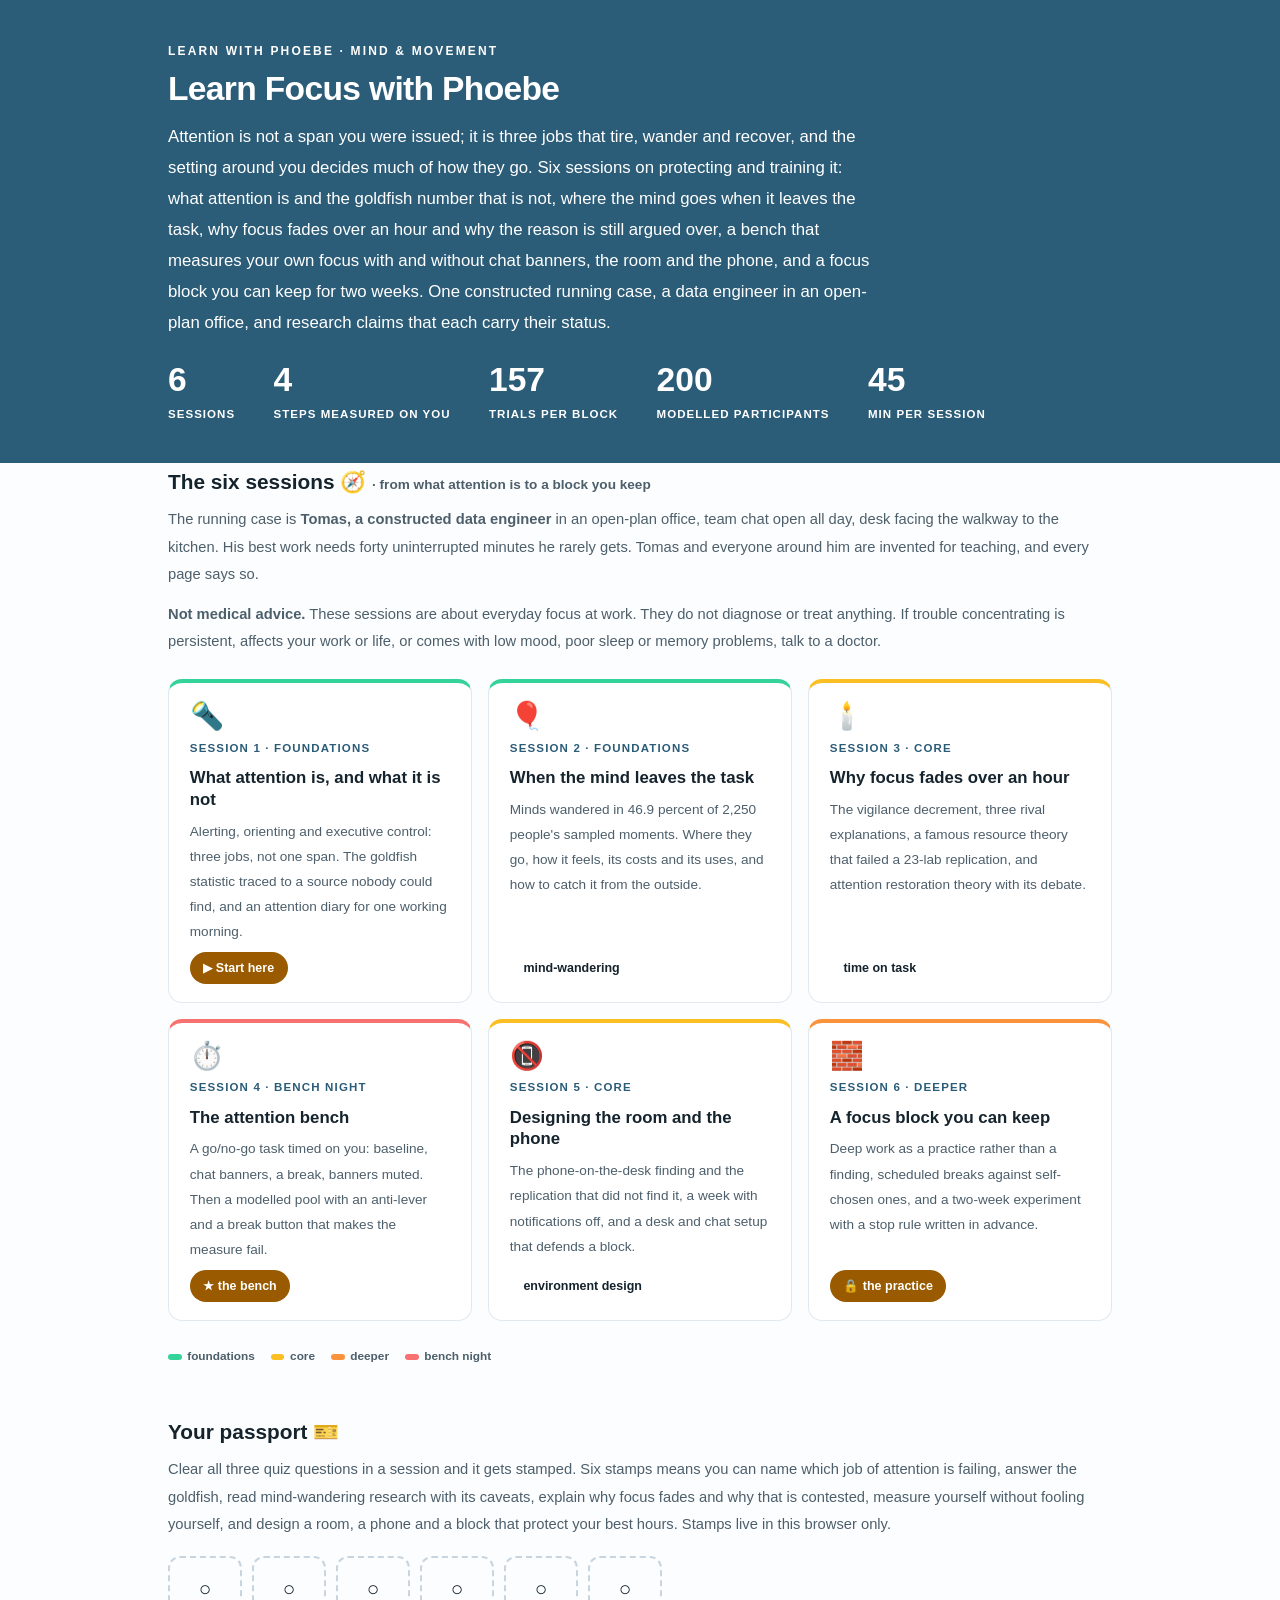
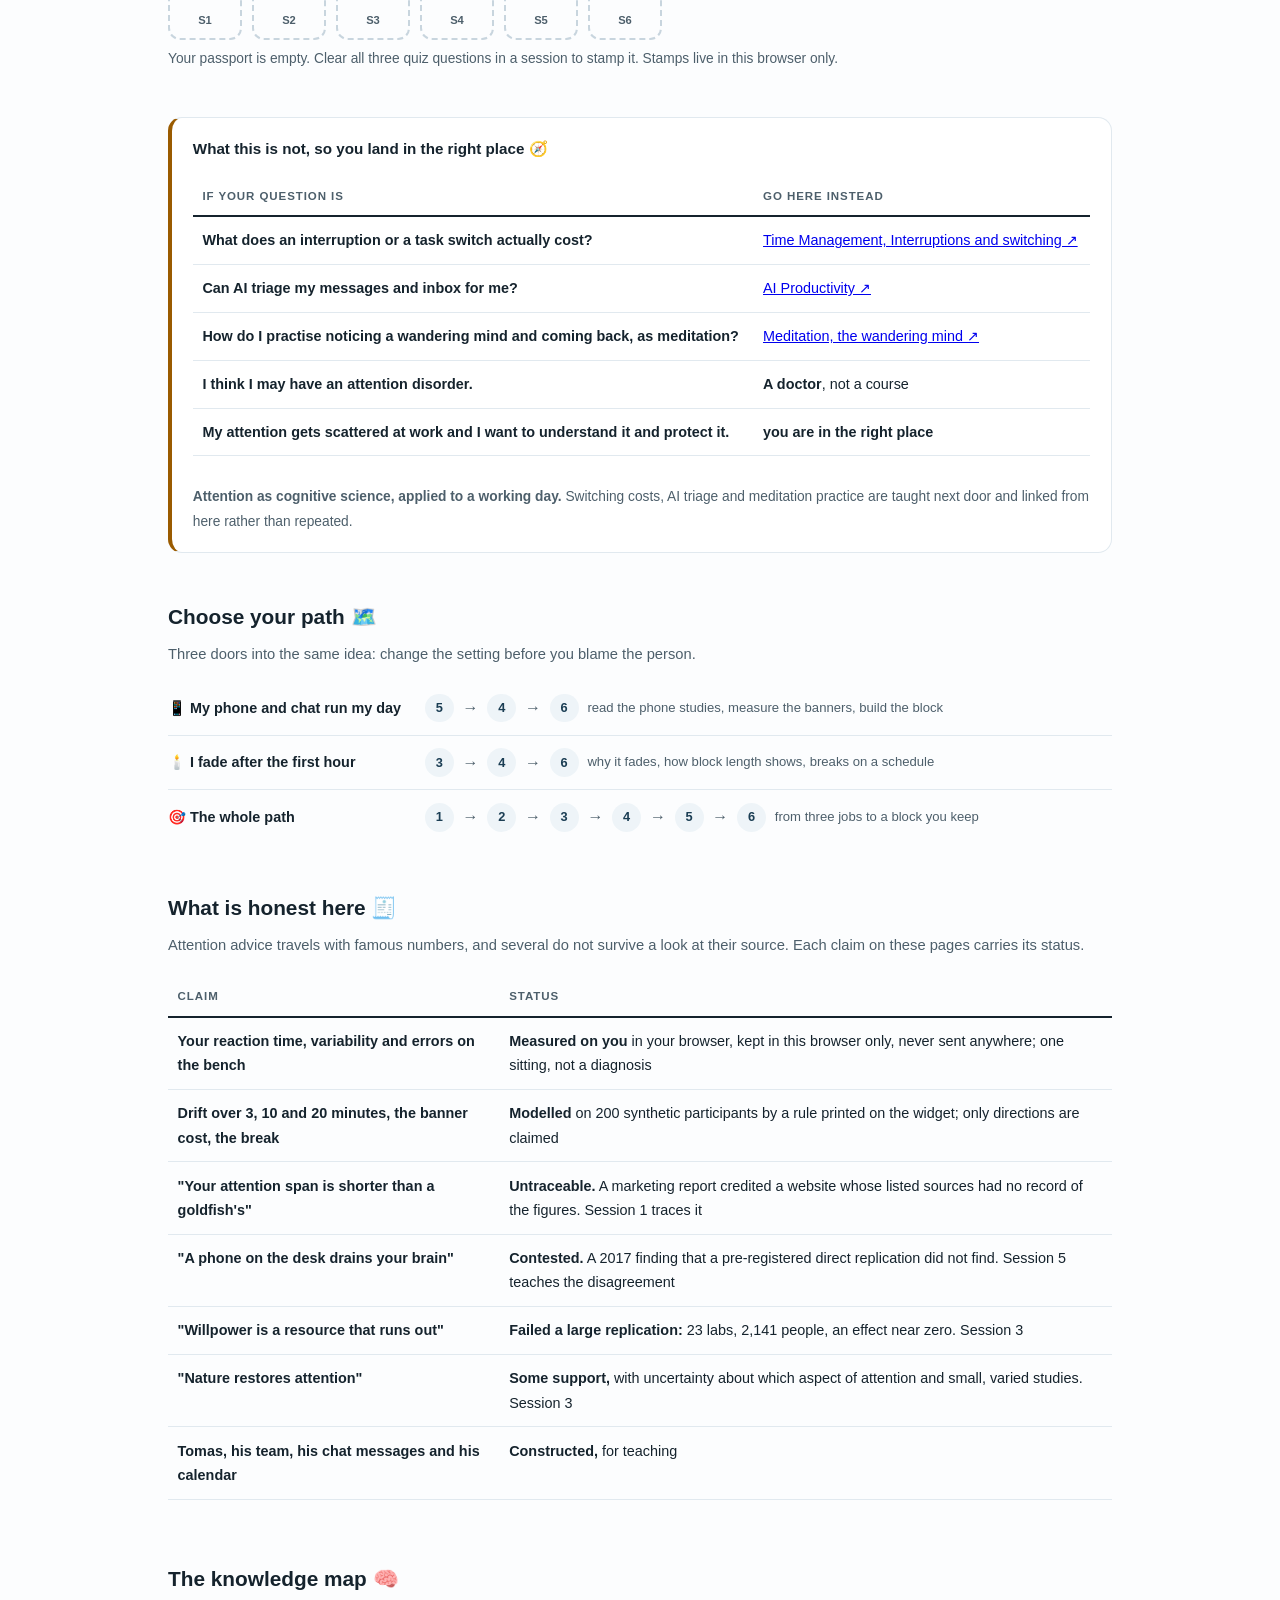
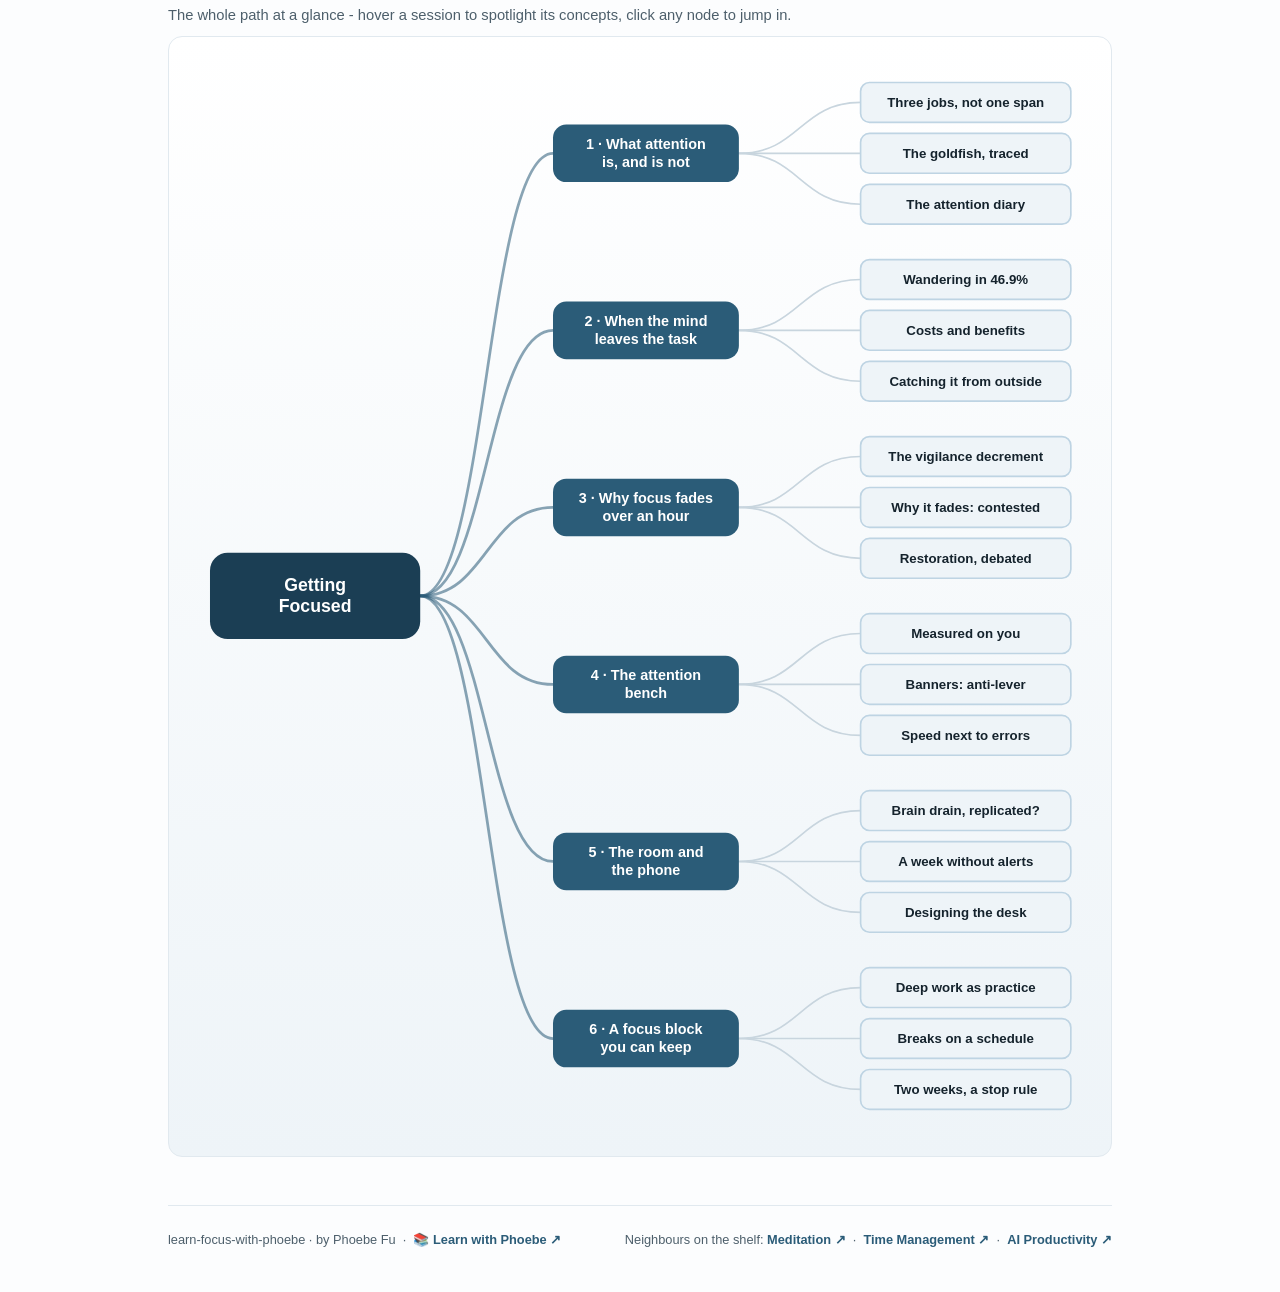
<file: index.html>
<!DOCTYPE html>
<html lang="en">
<head>
<meta charset="UTF-8">
<meta name="viewport" content="width=device-width, initial-scale=1.0">
<!-- social:start -->
<meta name="description" content="Six sessions on attention as a capacity you can protect and train: the three jobs of attention, the wandering mind, why focus fades over an hour, an attention bench that measures you in your browser, the room and the phone, and a focus block you can keep. Free, by Phoebe Fu.">
<meta property="og:type" content="website">
<meta property="og:site_name" content="Learn with Phoebe">
<meta property="og:title" content="Learn Focus with Phoebe">
<meta property="og:description" content="Attention is three jobs, not one span. Six sessions, one constructed open-plan office, and a go/no-go task that measures your own focus with and without chat banners.">
<meta property="og:url" content="https://phoebefu6.github.io/learn-focus-with-phoebe/">
<meta property="og:image" content="https://phoebefu6.github.io/learn-focus-with-phoebe/assets/og-cover.png">
<meta property="og:image:width" content="1200">
<meta property="og:image:height" content="630">
<meta name="twitter:card" content="summary_large_image">
<meta name="twitter:title" content="Learn Focus with Phoebe">
<meta name="twitter:description" content="Measure your own focus with and without chat banners, in your browser.">
<meta name="twitter:image" content="https://phoebefu6.github.io/learn-focus-with-phoebe/assets/og-cover.png">
<!-- social:end -->
<title>Learn Focus with Phoebe</title>
<link rel="stylesheet" href="assets/style.css?v=4">
<style>

  .stats-row { display: flex; gap: 2.4rem; margin-top: 1.5rem; flex-wrap: wrap; }
  .stat b { display: block; font-size: 2.1rem; font-weight: 800; line-height: 1.05; font-variant-numeric: tabular-nums; }
  .stat span { font-size: .72rem; opacity: 1; text-transform: uppercase; letter-spacing: .09em; font-weight: 600; }

  .course-grid { display: grid; grid-template-columns: repeat(auto-fit, minmax(17rem, 1fr)); gap: 1rem; margin-top: 1.5rem; }
  .course-card {
    border: 1px solid var(--hairline);
    border-top: 4px solid var(--diff, var(--indigo));
    border-radius: var(--radius);
    padding: 1.2rem 1.3rem 1.1rem;
    display: flex;
    flex-direction: column;
    gap: .5rem;
    text-decoration: none;
    color: var(--ink);
    background: #fff;
    transition: box-shadow .15s ease, border-color .15s ease, transform .15s ease;
    position: relative;
  }
  .course-card:hover { border-color: var(--indigo-soft); border-top-color: var(--diff, var(--indigo)); box-shadow: 0 8px 28px rgba(var(--shadow-rgb),.16); transform: translateY(-3px); }
  .course-card .cicon { font-size: 1.7rem; line-height: 1; }
  .course-card .cnum { font-size: .72rem; font-weight: 700; color: var(--indigo); text-transform: uppercase; letter-spacing: .1em; }
  .course-card h3 { font-size: 1.05rem; font-weight: 800; line-height: 1.3; }
  .course-card p { font-size: .85rem; color: var(--muted); flex: 1; }
  .course-card .meta { display: flex; gap: .4rem; flex-wrap: wrap; }

  .diff-legend { display: flex; gap: 1rem; margin-top: 1.6rem; font-size: .74rem; color: var(--muted); font-weight: 600; flex-wrap: wrap; }
  .diff-legend i { display: inline-block; width: .85rem; height: .35rem; border-radius: 999px; margin-right: .35rem; vertical-align: middle; }

  .paths { margin-top: 2.6rem; }
  .paths h2 { font-size: 1.3rem; font-weight: 800; margin-bottom: .3rem; }
  .paths .plede { color: var(--muted); font-size: .92rem; margin-bottom: .8rem; }
  .path { display: flex; gap: .55rem; align-items: center; padding: .75rem 0; border-bottom: .5px solid var(--hairline); flex-wrap: wrap; }
  .path:last-child { border-bottom: none; }
  .path b { min-width: 15.5rem; font-size: .9rem; }
  .path .pstep { background: var(--indigo-50); color: var(--indigo-deep); border-radius: 999px; padding: .16rem .68rem; font-weight: 700; font-size: .8rem; text-decoration: none; transition: all .12s ease; }
  .path .pstep:hover { background: var(--indigo); color: #fff; }
  .path .parr { color: var(--muted); font-weight: 700; }

  .mm-section { margin-top: 1.6rem; }
  .mm-section h2 { font-size: 1.3rem; font-weight: 800; margin-bottom: .2rem; }
  .mm-section .mm-lede { color: var(--muted); font-size: .92rem; margin-bottom: .4rem; }
  .mm-wrap { border: 1px solid var(--hairline); border-radius: var(--radius); background: linear-gradient(180deg,#fff,var(--indigo-50)); padding: .6rem; overflow-x: auto; }
  .mm-svg { width: 100%; height: auto; display: block; max-width: 60rem; margin: 0 auto; min-width: 34rem; }
  .mm-link { cursor: pointer; text-decoration: none; }
  .mm-node rect { transition: opacity .15s ease, filter .15s ease; }
  .mm-node text { pointer-events: none; }
  .mm-link:hover .mm-node rect { filter: brightness(1.06); }
  .mm-edge { transition: opacity .15s ease; }

  .not-this { border: 1px solid var(--hairline); border-left: 4px solid var(--clay); border-radius: var(--radius); background: #fff; padding: 1.1rem 1.3rem; margin-top: 1.2rem; }
  .not-this h3 { font-size: .95rem; font-weight: 800; margin-bottom: .5rem; }
</style>
</head>
<body>
<header class="masthead">
  <div class="wrap">
    <div class="eyebrow">Learn with Phoebe · Mind &amp; Movement</div>
    <h1>Learn <span class="accent">Focus</span> with Phoebe</h1>
    <p class="sub">Attention is not a span you were issued; it is three jobs that tire, wander and recover, and the setting around you decides much of how they go. Six sessions on protecting and training it: what attention is and the goldfish number that is not, where the mind goes when it leaves the task, why focus fades over an hour and why the reason is still argued over, a bench that measures your own focus with and without chat banners, the room and the phone, and a focus block you can keep for two weeks. One constructed running case, a data engineer in an open-plan office, and research claims that each carry their status.</p>
    <div class="stats-row">
      <div class="stat"><b data-count="6">6</b><span>sessions</span></div>
      <div class="stat"><b data-count="4">4</b><span>steps measured on you</span></div>
      <div class="stat"><b data-count="157">157</b><span>trials per block</span></div>
      <div class="stat"><b data-count="200">200</b><span>modelled participants</span></div>
      <div class="stat"><b data-count="45">45</b><span>min per session</span></div>
    </div>
  </div>
</header>
<main class="wrap">
  <section class="section">
    <div class="paths" style="margin-top:0">
      <h2>The six sessions 🧭 <span style="font-size:.85rem;font-weight:600;color:var(--muted)">· from what attention is to a block you keep</span></h2>
      <p class="plede">The running case is <strong>Tomas, a constructed data engineer</strong> in an open-plan office, team chat open all day, desk facing the walkway to the kitchen. His best work needs forty uninterrupted minutes he rarely gets. Tomas and everyone around him are invented for teaching, and every page says so.</p>
      <p class="plede"><strong>Not medical advice.</strong> These sessions are about everyday focus at work. They do not diagnose or treat anything. If trouble concentrating is persistent, affects your work or life, or comes with low mood, poor sleep or memory problems, talk to a doctor.</p>
    </div>
    <div class="course-grid">
      <a class="course-card" href="courses/01-what-attention-is.html" style="--diff:#34D399">
        <span class="cicon">🔦</span>
        <span class="cnum">Session 1 · foundations</span>
        <h3>What attention is, and what it is not</h3>
        <p>Alerting, orienting and executive control: three jobs, not one span. The goldfish statistic traced to a source nobody could find, and an attention diary for one working morning.</p>
        <span class="meta"><span class="pill amber">▶ Start here</span></span>
      </a>
      <a class="course-card" href="courses/02-when-the-mind-leaves.html" style="--diff:#34D399">
        <span class="cicon">🎈</span>
        <span class="cnum">Session 2 · foundations</span>
        <h3>When the mind leaves the task</h3>
        <p>Minds wandered in 46.9 percent of 2,250 people's sampled moments. Where they go, how it feels, its costs and its uses, and how to catch it from the outside.</p>
        <span class="meta"><span class="pill">mind-wandering</span></span>
      </a>
      <a class="course-card" href="courses/03-why-focus-fades.html" style="--diff:#FBBF24">
        <span class="cicon">🕯️</span>
        <span class="cnum">Session 3 · core</span>
        <h3>Why focus fades over an hour</h3>
        <p>The vigilance decrement, three rival explanations, a famous resource theory that failed a 23-lab replication, and attention restoration theory with its debate.</p>
        <span class="meta"><span class="pill">time on task</span></span>
      </a>
      <a class="course-card" href="courses/04-the-attention-bench.html" style="--diff:#F87171">
        <span class="cicon">⏱️</span>
        <span class="cnum">Session 4 · bench night</span>
        <h3>The attention bench</h3>
        <p>A go/no-go task timed on you: baseline, chat banners, a break, banners muted. Then a modelled pool with an anti-lever and a break button that makes the measure fail.</p>
        <span class="meta"><span class="pill amber">★ the bench</span></span>
      </a>
      <a class="course-card" href="courses/05-the-room-and-the-phone.html" style="--diff:#FBBF24">
        <span class="cicon">📵</span>
        <span class="cnum">Session 5 · core</span>
        <h3>Designing the room and the phone</h3>
        <p>The phone-on-the-desk finding and the replication that did not find it, a week with notifications off, and a desk and chat setup that defends a block.</p>
        <span class="meta"><span class="pill">environment design</span></span>
      </a>
      <a class="course-card" href="courses/06-a-focus-block-you-keep.html" style="--diff:#FB923C">
        <span class="cicon">🧱</span>
        <span class="cnum">Session 6 · deeper</span>
        <h3>A focus block you can keep</h3>
        <p>Deep work as a practice rather than a finding, scheduled breaks against self-chosen ones, and a two-week experiment with a stop rule written in advance.</p>
        <span class="meta"><span class="pill amber">🔒 the practice</span></span>
      </a>
    </div>
    <div class="diff-legend">
      <span><i style="background:#34D399"></i>foundations</span>
      <span><i style="background:#FBBF24"></i>core</span>
      <span><i style="background:#FB923C"></i>deeper</span>
      <span><i style="background:#F87171"></i>bench night</span>
    </div>
  </section>
  <section class="section">
    <div class="paths" style="margin-top:0">
      <h2>Your passport 🎫</h2>
      <p class="plede">Clear all three quiz questions in a session and it gets stamped. Six stamps means you can name which job of attention is failing, answer the goldfish, read mind-wandering research with its caveats, explain why focus fades and why that is contested, measure yourself without fooling yourself, and design a room, a phone and a block that protect your best hours. Stamps live in this browser only.</p>
    </div>
    <div class="pp-strip"></div>
  </section>
  <section class="section">
    <div class="not-this">
      <h3>What this is not, so you land in the right place 🧭</h3>
      <table class="clean">
        <tr><th>If your question is</th><th>Go here instead</th></tr>
        <tr><td>What does an interruption or a task switch actually cost?</td><td><a href="https://phoebefu6.github.io/learn-time-management-with-phoebe/courses/05-interruptions-and-switching.html">Time Management, Interruptions and switching ↗</a></td></tr>
        <tr><td>Can AI triage my messages and inbox for me?</td><td><a href="https://phoebefu6.github.io/learn-ai-productivity-with-phoebe/">AI Productivity ↗</a></td></tr>
        <tr><td>How do I practise noticing a wandering mind and coming back, as meditation?</td><td><a href="https://phoebefu6.github.io/learn-meditation-with-phoebe/courses/04-wandering-mind.html">Meditation, the wandering mind ↗</a></td></tr>
        <tr><td>I think I may have an attention disorder.</td><td><strong>A doctor</strong>, not a course</td></tr>
        <tr><td><strong>My attention gets scattered at work and I want to understand it and protect it.</strong></td><td><strong>you are in the right place</strong></td></tr>
      </table>
      <p style="margin-top:.7rem;font-size:.86rem;color:var(--muted)"><strong>Attention as cognitive science, applied to a working day.</strong> Switching costs, AI triage and meditation practice are taught next door and linked from here rather than repeated.</p>
    </div>
  </section>
  <section class="section">
    <div class="paths">
      <h2>Choose your path 🗺️</h2>
      <p class="plede">Three doors into the same idea: change the setting before you blame the person.</p>
      <div class="path"><b>📱 My phone and chat run my day</b>
        <a class="pstep" href="courses/05-the-room-and-the-phone.html">5</a><span class="parr">→</span>
        <a class="pstep" href="courses/04-the-attention-bench.html">4</a><span class="parr">→</span>
        <a class="pstep" href="courses/06-a-focus-block-you-keep.html">6</a>
        <span style="font-size:.82rem;color:var(--muted)">read the phone studies, measure the banners, build the block</span>
      </div>
      <div class="path"><b>🕯️ I fade after the first hour</b>
        <a class="pstep" href="courses/03-why-focus-fades.html">3</a><span class="parr">→</span>
        <a class="pstep" href="courses/04-the-attention-bench.html">4</a><span class="parr">→</span>
        <a class="pstep" href="courses/06-a-focus-block-you-keep.html">6</a>
        <span style="font-size:.82rem;color:var(--muted)">why it fades, how block length shows, breaks on a schedule</span>
      </div>
      <div class="path"><b>🎯 The whole path</b>
        <a class="pstep" href="courses/01-what-attention-is.html">1</a><span class="parr">→</span>
        <a class="pstep" href="courses/02-when-the-mind-leaves.html">2</a><span class="parr">→</span>
        <a class="pstep" href="courses/03-why-focus-fades.html">3</a><span class="parr">→</span>
        <a class="pstep" href="courses/04-the-attention-bench.html">4</a><span class="parr">→</span>
        <a class="pstep" href="courses/05-the-room-and-the-phone.html">5</a><span class="parr">→</span>
        <a class="pstep" href="courses/06-a-focus-block-you-keep.html">6</a>
        <span style="font-size:.82rem;color:var(--muted)">from three jobs to a block you keep</span>
      </div>
    </div>
  </section>
  <section class="section">
    <div class="paths" style="margin-top:0">
      <h2>What is honest here 🧾</h2>
      <p class="plede">Attention advice travels with famous numbers, and several do not survive a look at their source. Each claim on these pages carries its status.</p>
    </div>
    <table class="clean">
      <tr><th>Claim</th><th>Status</th></tr>
      <tr><td>Your reaction time, variability and errors on the bench</td><td><strong>Measured on you</strong> in your browser, kept in this browser only, never sent anywhere; one sitting, not a diagnosis</td></tr>
      <tr><td>Drift over 3, 10 and 20 minutes, the banner cost, the break</td><td><strong>Modelled</strong> on 200 synthetic participants by a rule printed on the widget; only directions are claimed</td></tr>
      <tr><td>"Your attention span is shorter than a goldfish's"</td><td><strong>Untraceable.</strong> A marketing report credited a website whose listed sources had no record of the figures. Session 1 traces it</td></tr>
      <tr><td>"A phone on the desk drains your brain"</td><td><strong>Contested.</strong> A 2017 finding that a pre-registered direct replication did not find. Session 5 teaches the disagreement</td></tr>
      <tr><td>"Willpower is a resource that runs out"</td><td><strong>Failed a large replication:</strong> 23 labs, 2,141 people, an effect near zero. Session 3</td></tr>
      <tr><td>"Nature restores attention"</td><td><strong>Some support,</strong> with uncertainty about which aspect of attention and small, varied studies. Session 3</td></tr>
      <tr><td>Tomas, his team, his chat messages and his calendar</td><td><strong>Constructed,</strong> for teaching</td></tr>
    </table>
  </section>
  <section class="section mm-section">
    <h2>The knowledge map 🧠</h2>
    <p class="mm-lede">The whole path at a glance - hover a session to spotlight its concepts, click any node to jump in.</p>
    <div class="mm-wrap"><div id="mindmap"></div></div>
  </section>
  <footer class="pagefoot">
    <span>learn-focus-with-phoebe · by Phoebe Fu &nbsp;·&nbsp; 📚 <a href="https://phoebefu6.github.io/learn-with-phoebe/">Learn with Phoebe ↗</a></span>
    <span>Neighbours on the shelf: <a href="https://phoebefu6.github.io/learn-meditation-with-phoebe/">Meditation ↗</a> &nbsp;·&nbsp; <a href="https://phoebefu6.github.io/learn-time-management-with-phoebe/">Time Management ↗</a> &nbsp;·&nbsp; <a href="https://phoebefu6.github.io/learn-ai-productivity-with-phoebe/">AI Productivity ↗</a></span>
  </footer>
</main>
<script>
window.MINDMAP_DATA = {
 "title": "Getting\nFocused",
 "centerColor": "#1B3E54",
 "sessions": [
  {
   "label": "What attention\nis, and is not",
   "href": "courses/01-what-attention-is.html",
   "color": "#34D399",
   "concepts": [
    {
     "label": "Three jobs, not one span",
     "href": "courses/01-what-attention-is.html#part-1"
    },
    {
     "label": "The goldfish, traced",
     "href": "courses/01-what-attention-is.html#part-2"
    },
    {
     "label": "The attention diary",
     "href": "courses/01-what-attention-is.html#demo-1"
    }
   ]
  },
  {
   "label": "When the mind\nleaves the task",
   "href": "courses/02-when-the-mind-leaves.html",
   "color": "#34D399",
   "concepts": [
    {
     "label": "Wandering in 46.9%",
     "href": "courses/02-when-the-mind-leaves.html#part-1"
    },
    {
     "label": "Costs and benefits",
     "href": "courses/02-when-the-mind-leaves.html#part-2"
    },
    {
     "label": "Catching it from outside",
     "href": "courses/02-when-the-mind-leaves.html#part-3"
    }
   ]
  },
  {
   "label": "Why focus fades\nover an hour",
   "href": "courses/03-why-focus-fades.html",
   "color": "#FBBF24",
   "concepts": [
    {
     "label": "The vigilance decrement",
     "href": "courses/03-why-focus-fades.html#part-1"
    },
    {
     "label": "Why it fades: contested",
     "href": "courses/03-why-focus-fades.html#part-2"
    },
    {
     "label": "Restoration, debated",
     "href": "courses/03-why-focus-fades.html#part-3"
    }
   ]
  },
  {
   "label": "The attention\nbench",
   "href": "courses/04-the-attention-bench.html",
   "color": "#F87171",
   "concepts": [
    {
     "label": "Measured on you",
     "href": "courses/04-the-attention-bench.html#bench"
    },
    {
     "label": "Banners: anti-lever",
     "href": "courses/04-the-attention-bench.html#part-3"
    },
    {
     "label": "Speed next to errors",
     "href": "courses/04-the-attention-bench.html#part-4"
    }
   ]
  },
  {
   "label": "The room and\nthe phone",
   "href": "courses/05-the-room-and-the-phone.html",
   "color": "#FBBF24",
   "concepts": [
    {
     "label": "Brain drain, replicated?",
     "href": "courses/05-the-room-and-the-phone.html#part-1"
    },
    {
     "label": "A week without alerts",
     "href": "courses/05-the-room-and-the-phone.html#part-2"
    },
    {
     "label": "Designing the desk",
     "href": "courses/05-the-room-and-the-phone.html#part-3"
    }
   ]
  },
  {
   "label": "A focus block\nyou can keep",
   "href": "courses/06-a-focus-block-you-keep.html",
   "color": "#FB923C",
   "concepts": [
    {
     "label": "Deep work as practice",
     "href": "courses/06-a-focus-block-you-keep.html#part-1"
    },
    {
     "label": "Breaks on a schedule",
     "href": "courses/06-a-focus-block-you-keep.html#part-2"
    },
    {
     "label": "Two weeks, a stop rule",
     "href": "courses/06-a-focus-block-you-keep.html#part-3"
    }
   ]
  }
 ]
};
</script>
<script src="assets/mindmap.js?v=1"></script>
<script src="assets/app.js?v=1"></script>
</body>
</html>
</file>
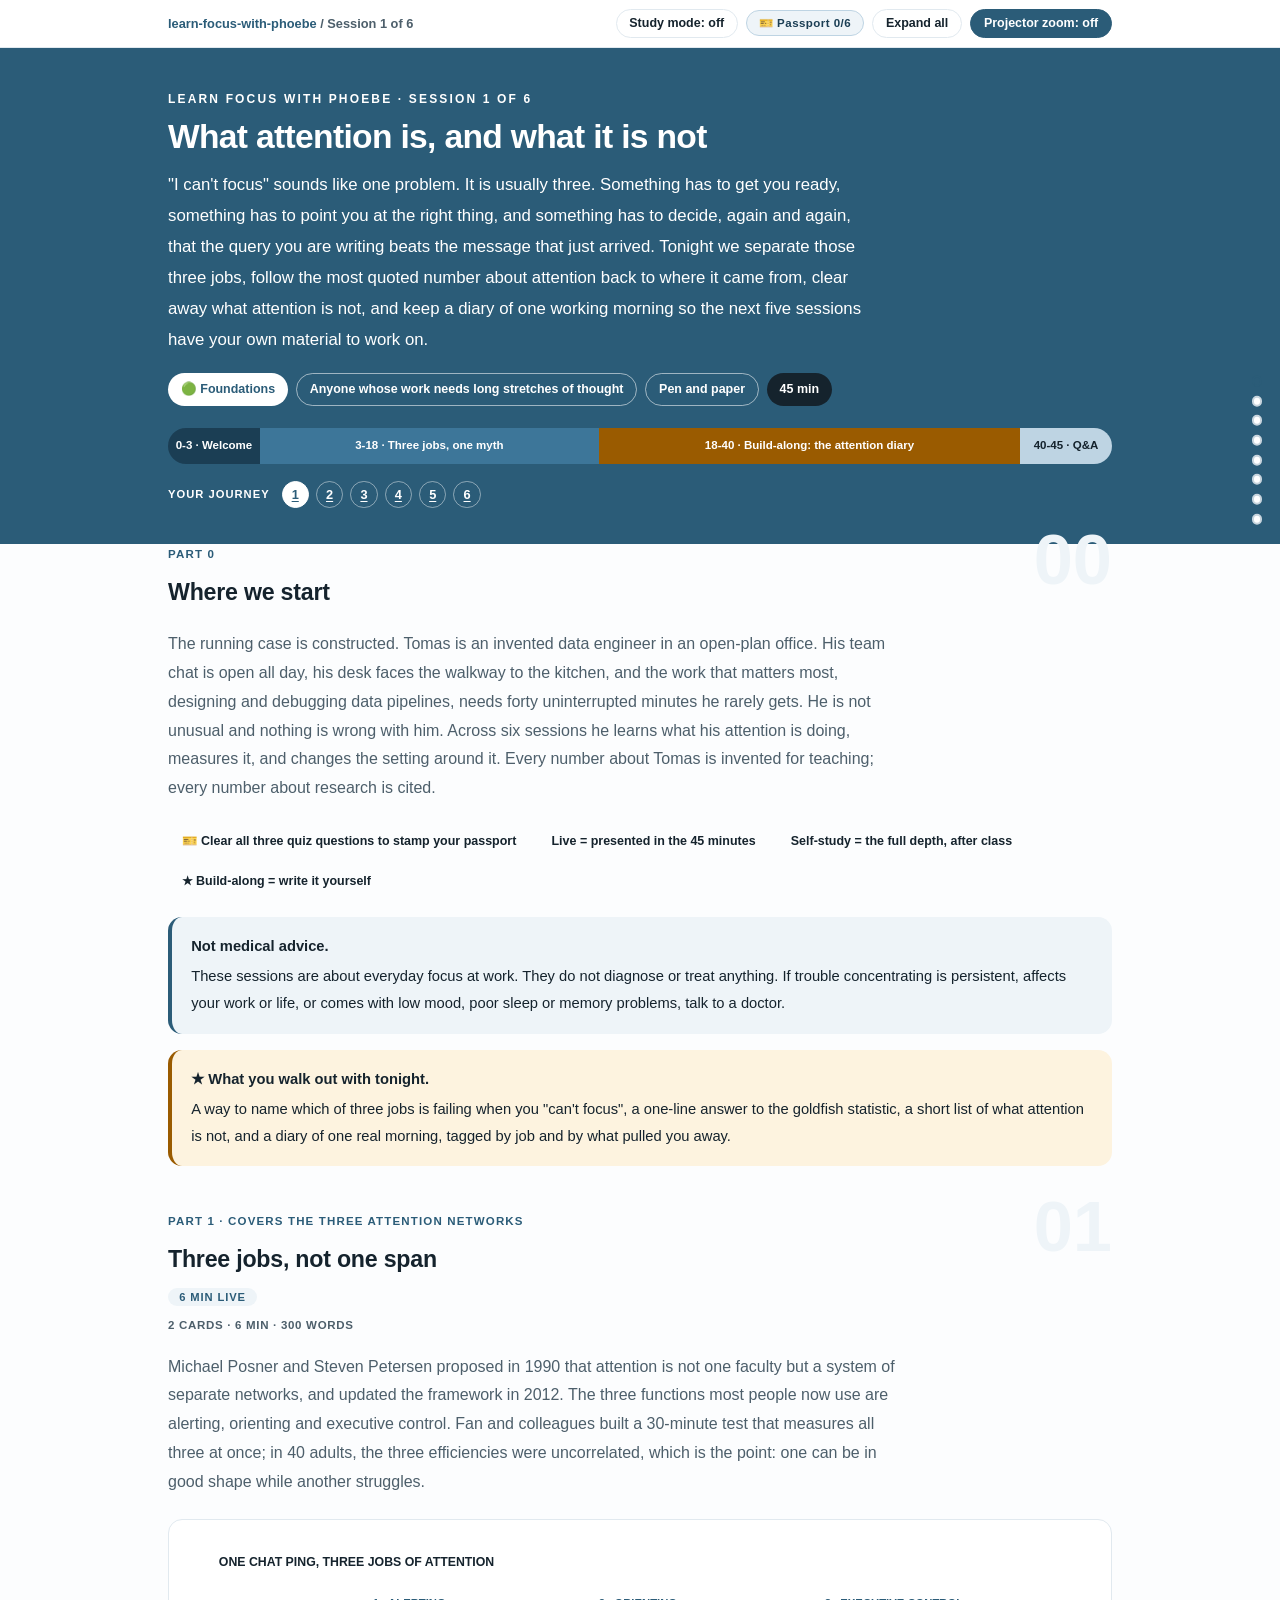
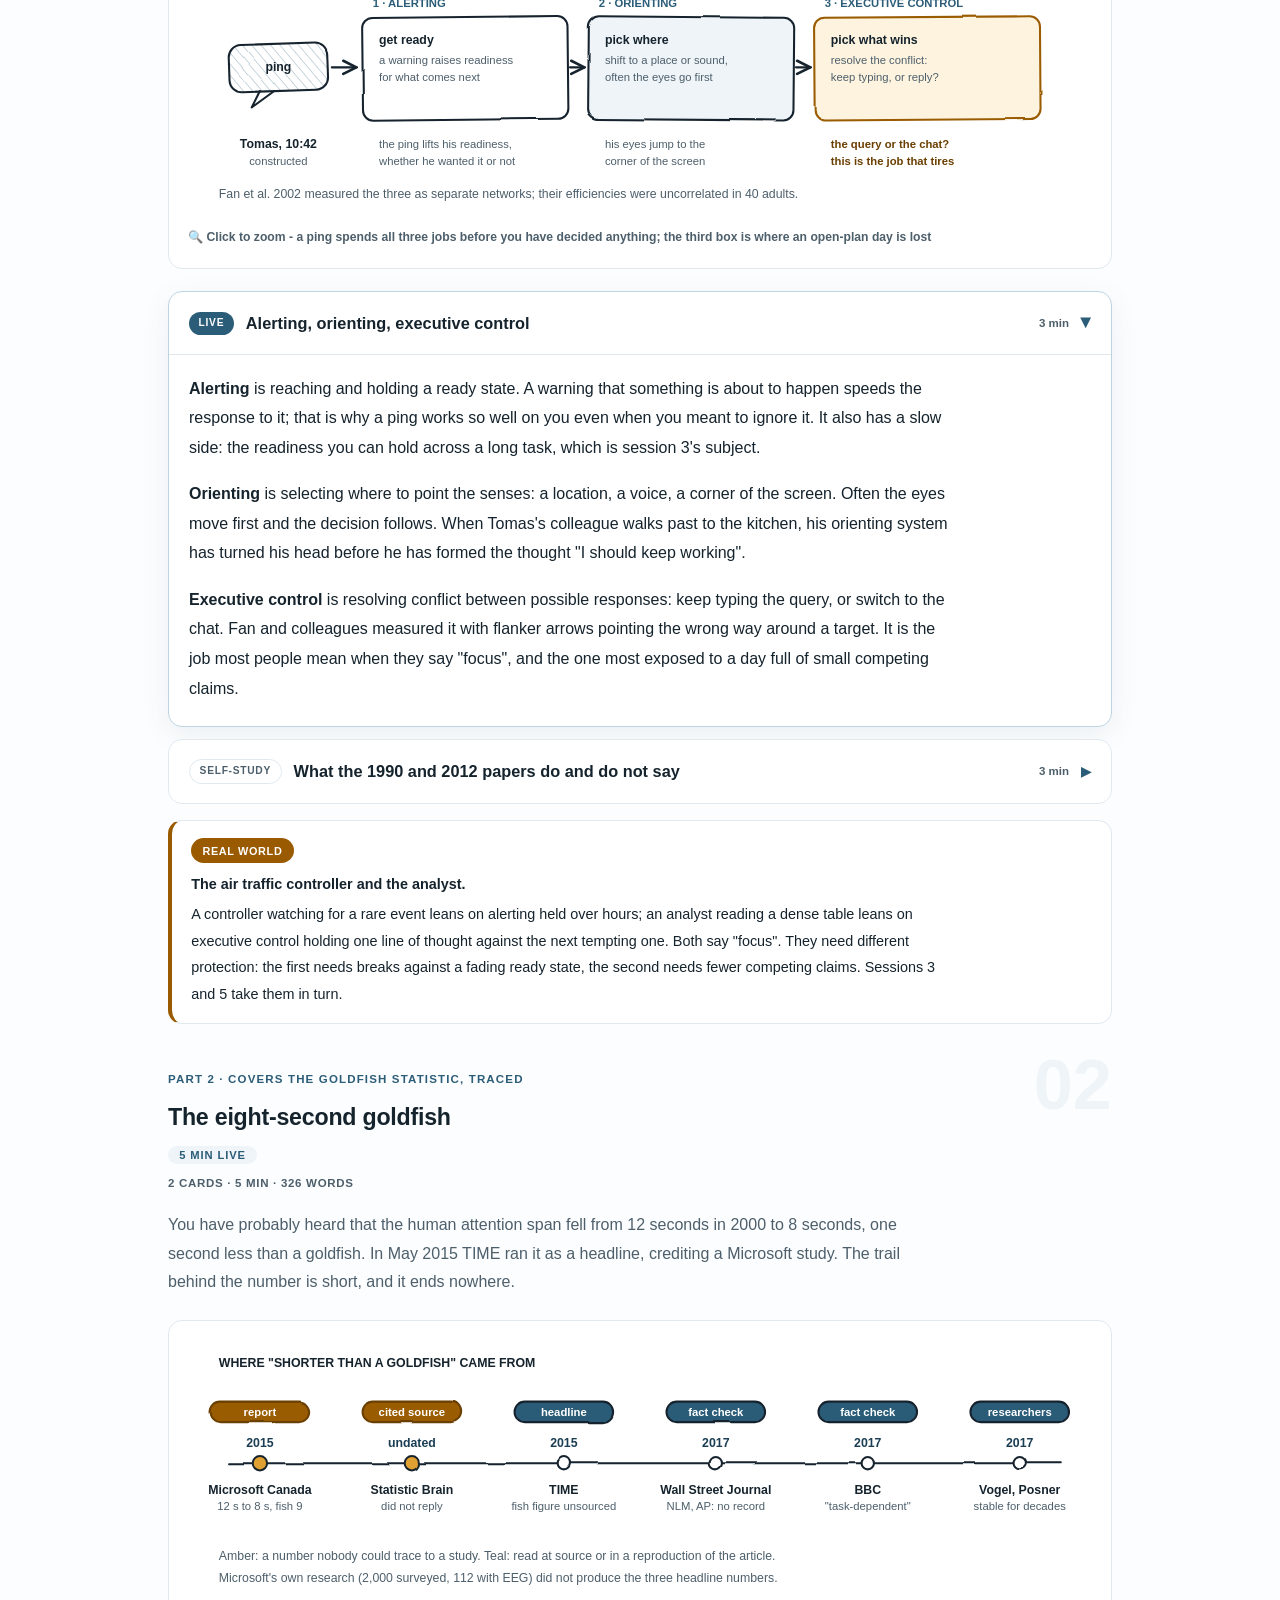
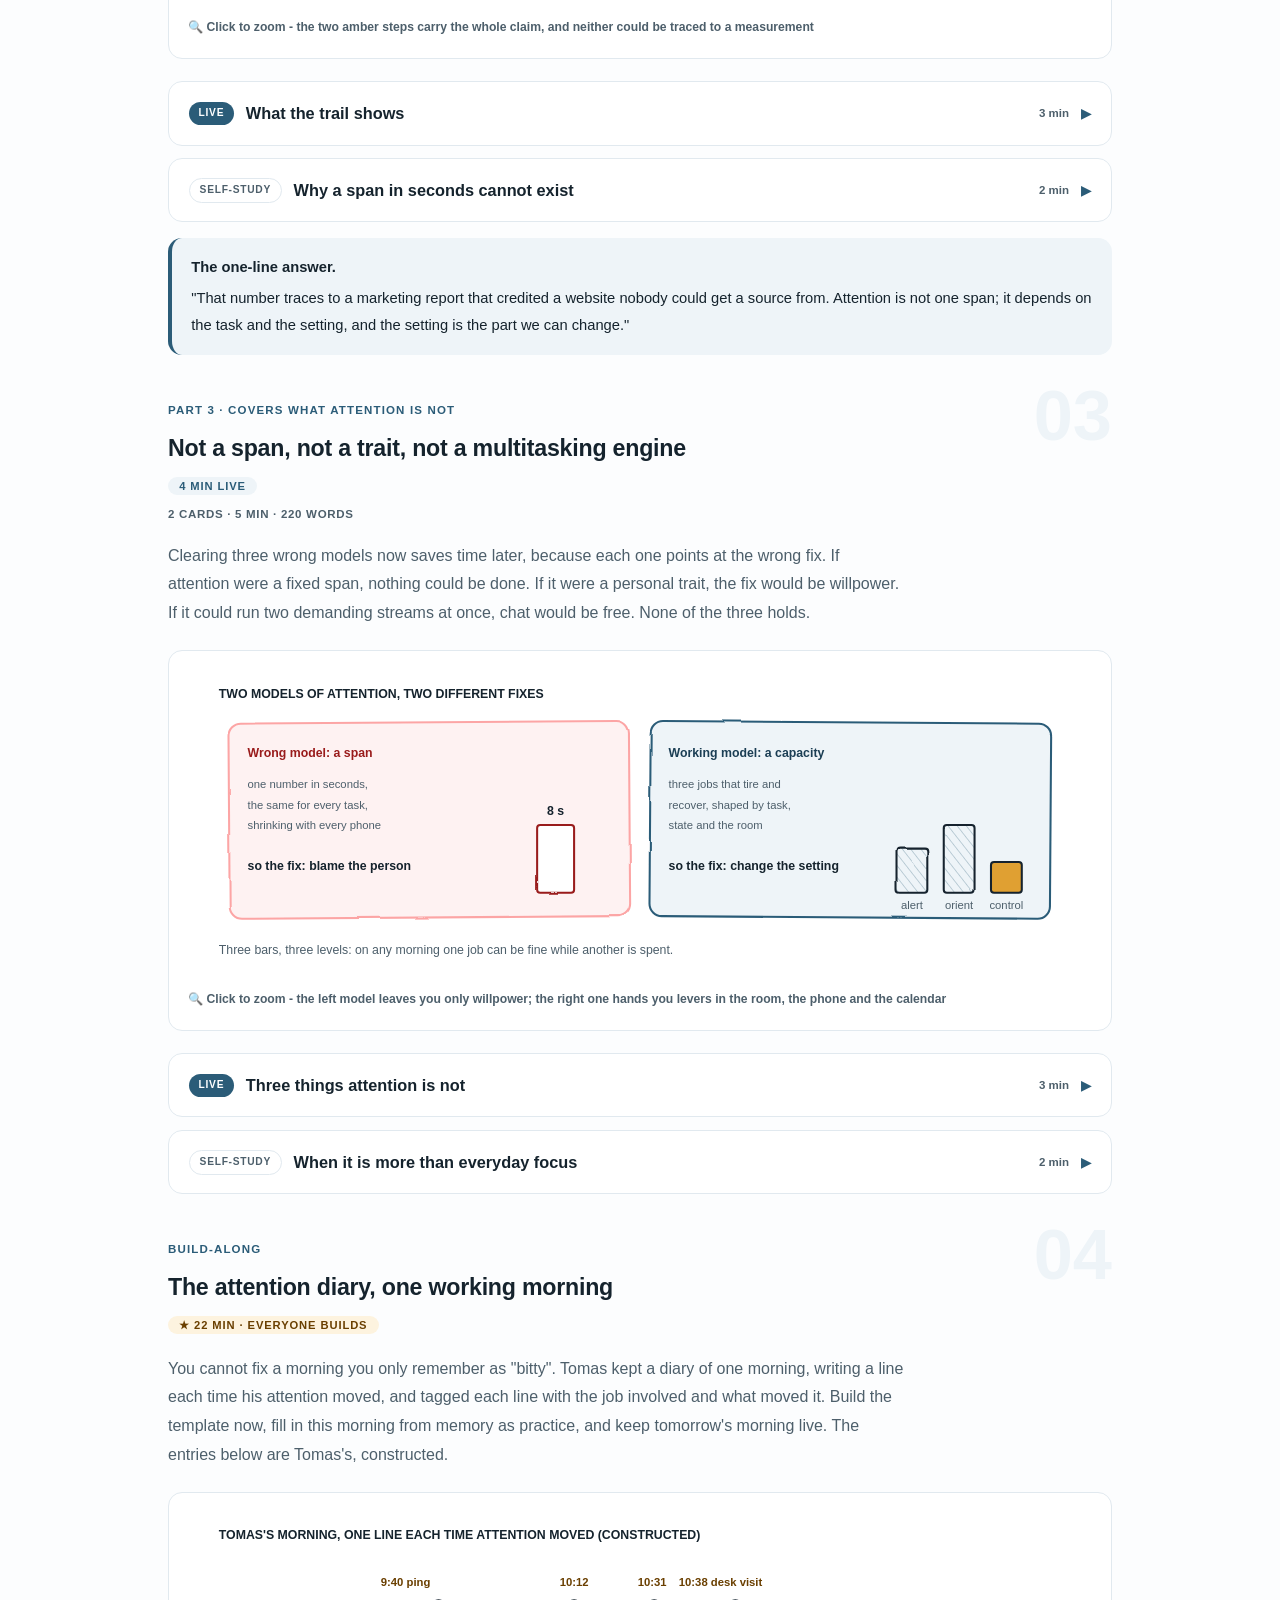
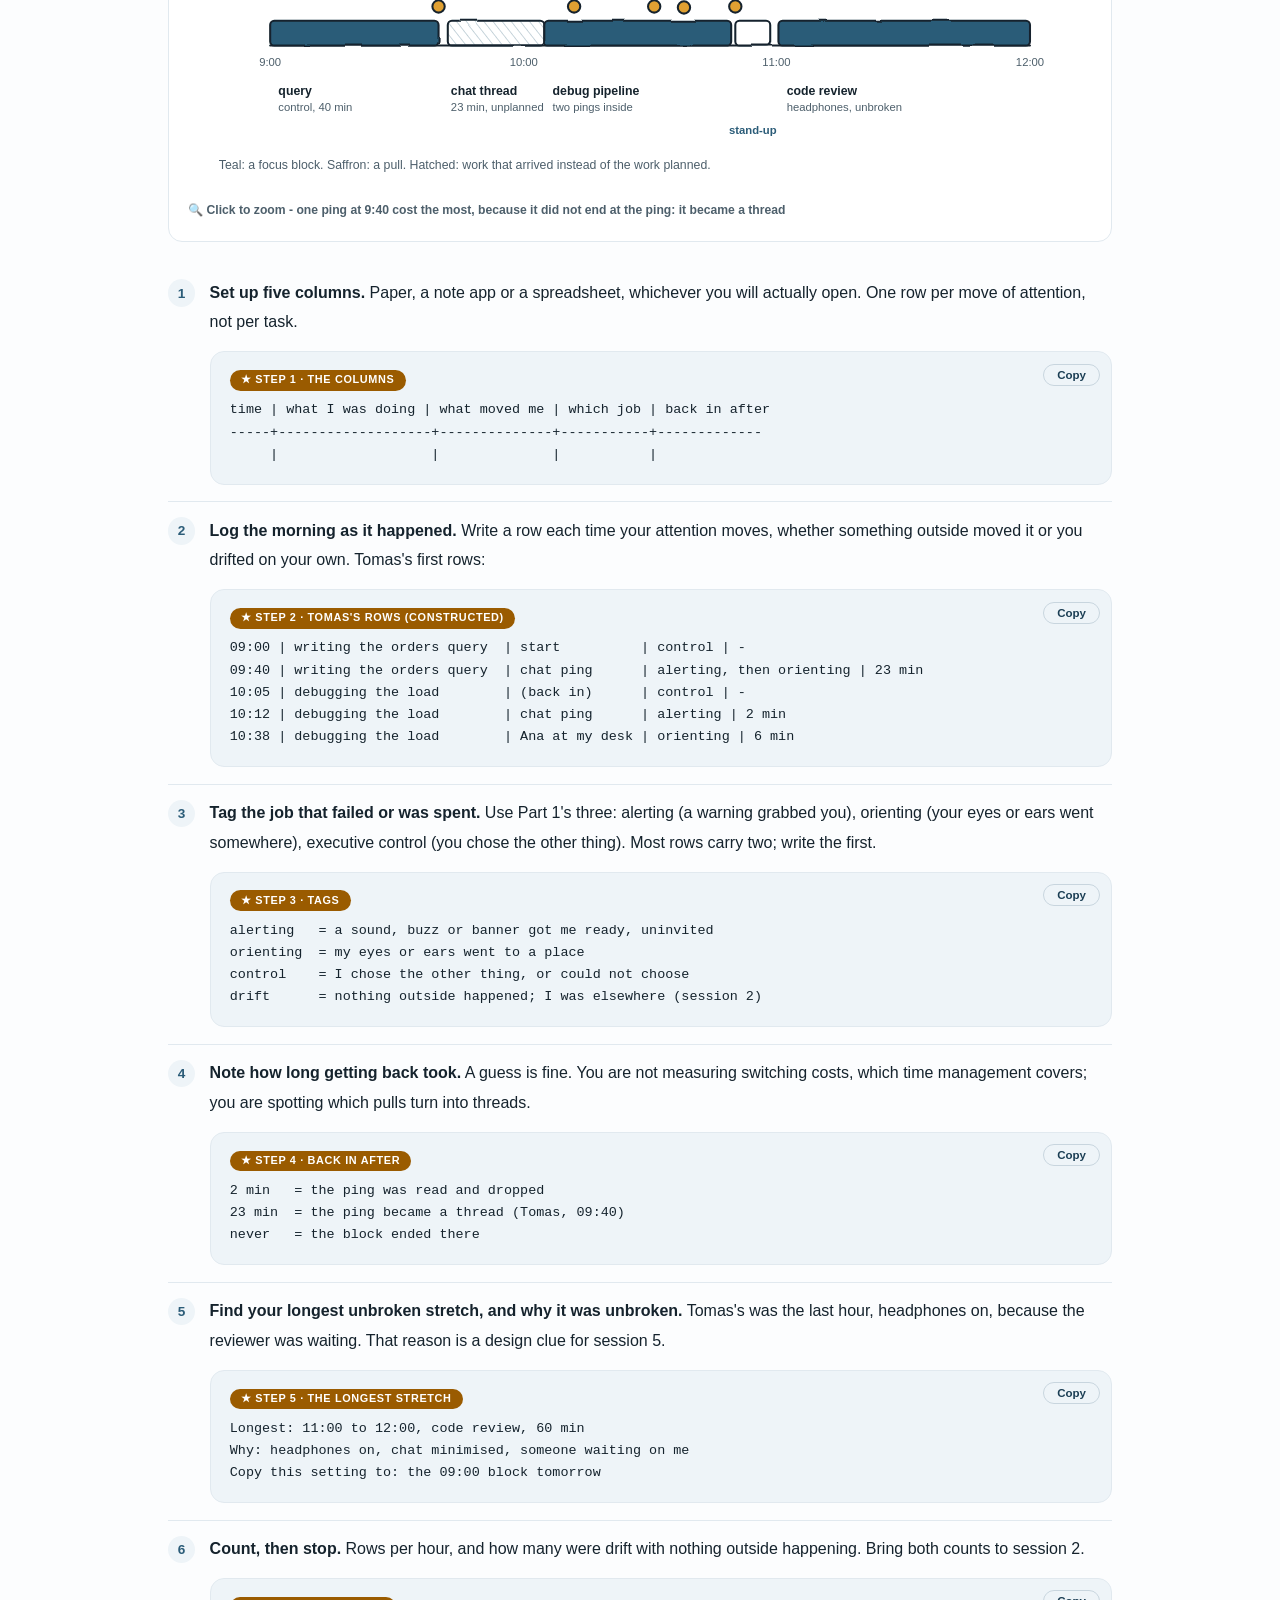
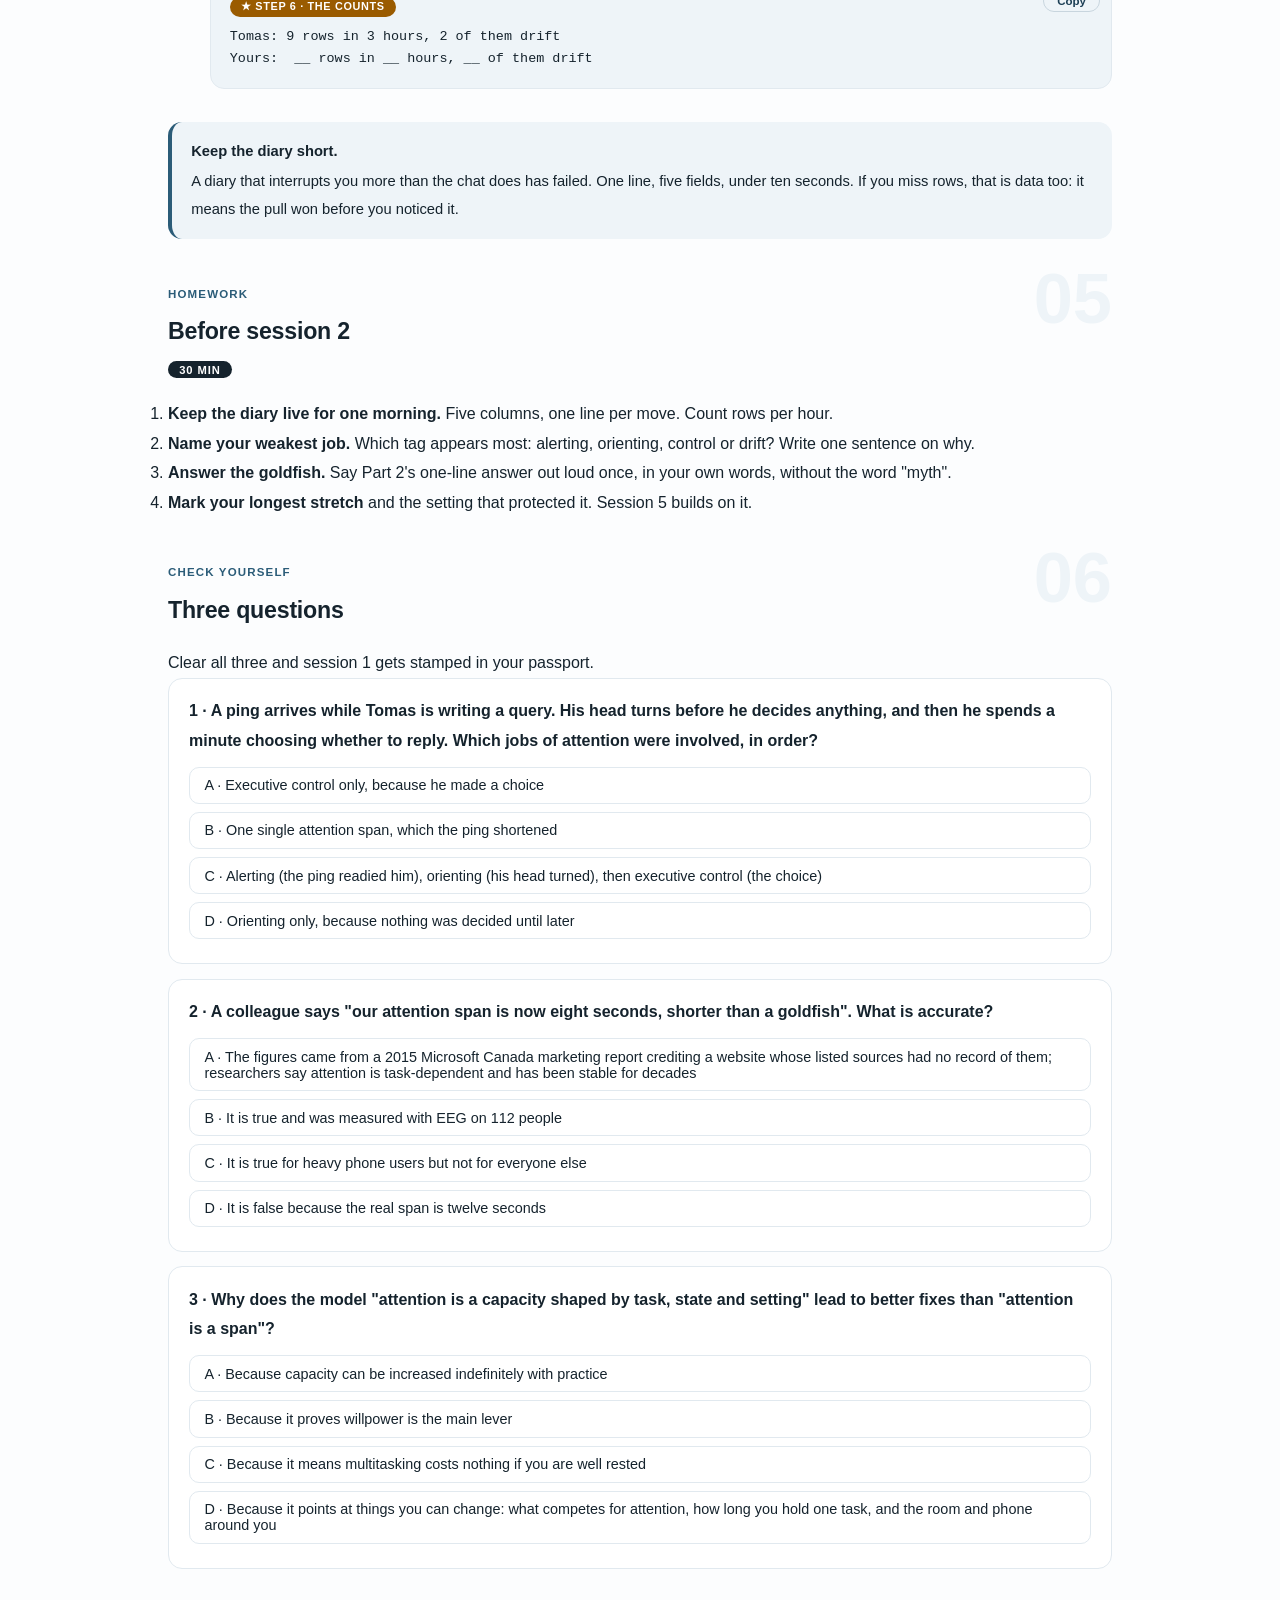
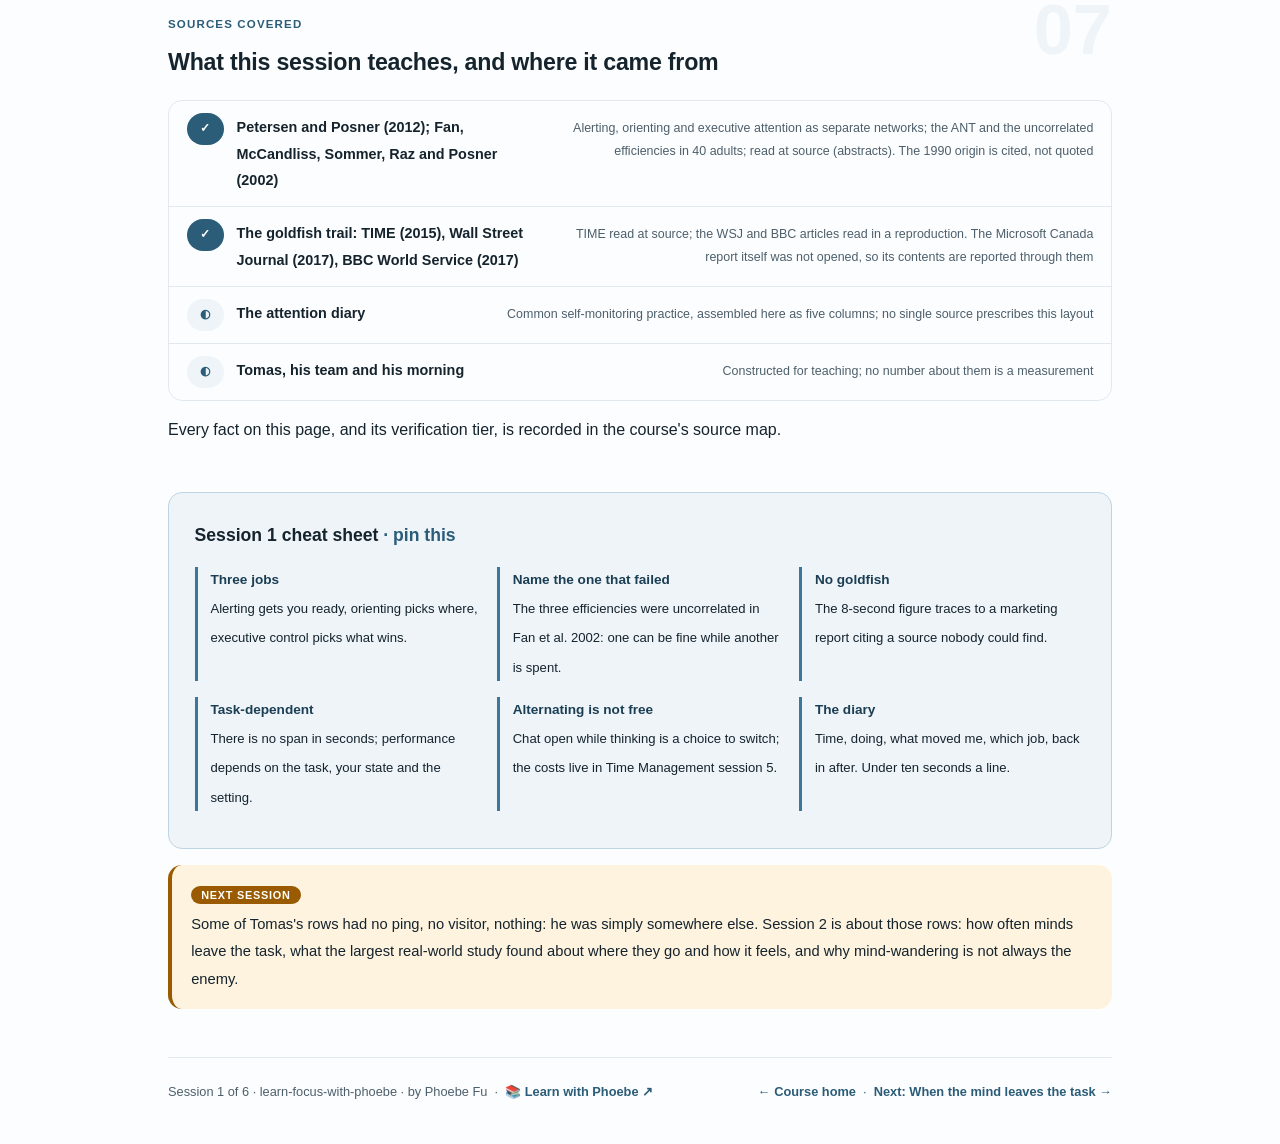
<file: courses/01-what-attention-is.html>
<!DOCTYPE html>
<html lang="en">
<head>
<meta charset="UTF-8">
<meta name="viewport" content="width=device-width, initial-scale=1.0">
<!-- social:start -->
<meta name="description" content="Session 1 of 6. Attention is three jobs, not one span: alerting, orienting and executive control. The goldfish statistic traced to a source nobody could find, what attention is not, and an attention diary for one working morning.">
<meta property="og:type" content="article">
<meta property="og:site_name" content="Learn with Phoebe">
<meta property="og:title" content="What attention is, and what it is not - learn focus with phoebe">
<meta property="og:description" content="Session 1 of 6. Three jobs of attention, the goldfish myth traced, and a diary of one real morning.">
<meta property="og:url" content="https://phoebefu6.github.io/learn-focus-with-phoebe/courses/01-what-attention-is.html">
<meta property="og:image" content="https://phoebefu6.github.io/learn-focus-with-phoebe/assets/og-cover.png">
<meta property="og:image:width" content="1200">
<meta property="og:image:height" content="630">
<meta name="twitter:card" content="summary_large_image">
<meta name="twitter:title" content="What attention is, and what it is not - learn focus with phoebe">
<meta name="twitter:description" content="Session 1 of 6. Three jobs of attention, and the goldfish myth traced.">
<meta name="twitter:image" content="https://phoebefu6.github.io/learn-focus-with-phoebe/assets/og-cover.png">
<!-- social:end -->
<title>Session 1 · What attention is, and what it is not - learn focus with phoebe</title>
<link rel="stylesheet" href="../assets/style.css?v=3">
</head>
<body>

<div class="toolbar">
  <div class="wrap">
    <span class="crumb"><a href="../index.html">learn-focus-with-phoebe</a> / Session 1 of 6</span>
    <button class="btn" id="toggle-all" type="button">Expand all</button>
    <button class="btn primary" id="zoom-toggle" type="button">Projector zoom: off</button>
  </div>
</div>

<header class="masthead">
  <div class="wrap">
    <div class="eyebrow">Learn Focus with Phoebe · Session 1 of 6</div>
    <h1>What <span class="accent">attention</span> is, and what it is not</h1>
    <p class="sub">"I can't focus" sounds like one problem. It is usually three. Something has to get you ready, something has to point you at the right thing, and something has to decide, again and again, that the query you are writing beats the message that just arrived. Tonight we separate those three jobs, follow the most quoted number about attention back to where it came from, clear away what attention is not, and keep a diary of one working morning so the next five sessions have your own material to work on.</p>
    <div class="chip-row">
      <span class="chip level">🟢 Foundations</span>
      <span class="chip audience">Anyone whose work needs long stretches of thought</span>
      <span class="chip audience">Pen and paper</span>
      <span class="chip time">45 min</span>
    </div>
    <div class="agenda">
      <span class="a1" style="flex:1">0-3 · Welcome</span>
      <span class="a2" style="flex:4">3-18 · Three jobs, one myth</span>
      <span class="a3" style="flex:5">18-40 · Build-along: the attention diary</span>
      <span class="a4" style="flex:1">40-45 · Q&amp;A</span>
    </div>
  </div>
</header>

<main class="wrap">

  <section class="section" id="intro">
    <div class="section-kicker">
      <span class="klabel">Part 0</span>
      <h2>Where we start</h2>
    </div>
    <p class="lede">The running case is constructed. Tomas is an invented data engineer in an open-plan office. His team chat is open all day, his desk faces the walkway to the kitchen, and the work that matters most, designing and debugging data pipelines, needs forty uninterrupted minutes he rarely gets. He is not unusual and nothing is wrong with him. Across six sessions he learns what his attention is doing, measures it, and changes the setting around it. Every number about Tomas is invented for teaching; every number about research is cited.</p>

    <div class="legend">
      <span class="pill">🎫 Clear all three quiz questions to stamp your passport</span>
      <span class="pill">Live = presented in the 45 minutes</span>
      <span class="pill">Self-study = the full depth, after class</span>
      <span class="pill">★ Build-along = write it yourself</span>
    </div>

    <div class="callout tip">
      <p><strong>Not medical advice.</strong> These sessions are about everyday focus at work. They do not diagnose or treat anything. If trouble concentrating is persistent, affects your work or life, or comes with low mood, poor sleep or memory problems, talk to a doctor.</p>
    </div>

    <div class="callout win">
      <p><strong>★ What you walk out with tonight.</strong> A way to name which of three jobs is failing when you "can't focus", a one-line answer to the goldfish statistic, a short list of what attention is not, and a diary of one real morning, tagged by job and by what pulled you away.</p>
    </div>
  </section>

  <section class="section" id="part-1">
    <div class="section-kicker">
      <span class="klabel">Part 1 · covers the three attention networks</span>
      <h2>Three jobs, not one span</h2>
      <span class="tag concept">6 min live</span>
    </div>
    <p class="lede">Michael Posner and Steven Petersen proposed in 1990 that attention is not one faculty but a system of separate networks, and updated the framework in 2012. The three functions most people now use are alerting, orienting and executive control. Fan and colleagues built a 30-minute test that measures all three at once; in 40 adults, the three efficiencies were uncorrelated, which is the point: one can be in good shape while another struggles.</p>

    <figure class="zoomable">
      <svg viewBox="0 0 880 270" xmlns="http://www.w3.org/2000/svg" role="img" aria-label="One chat ping passes through three jobs of attention in turn. Alerting: a warning raises readiness for what comes next; for Tomas the ping lifts his readiness, uninvited. Orienting: a shift to a place or a sound; his eyes jump to the corner of the screen. Executive control, highlighted: resolving the conflict between keep typing and reply; the job that tires.">
        <defs>
          <filter id="f1aSk" x="-3%" y="-3%" width="106%" height="106%"><feTurbulence type="fractalNoise" baseFrequency="0.02" numOctaves="2" seed="11" result="n"/><feDisplacementMap in="SourceGraphic" in2="n" scale="2.4" xChannelSelector="R" yChannelSelector="G"/></filter>
          <pattern id="f1aHc" patternUnits="userSpaceOnUse" width="7" height="7" patternTransform="rotate(-38)"><line x1="0" y1="0" x2="0" y2="7" stroke="#2B5C78" stroke-width="1" opacity=".5"/></pattern>
          <marker id="f1aAr" viewBox="0 0 10 10" refX="9" refY="5" markerWidth="8" markerHeight="8" orient="auto"><path d="M1 1 L9 5 L1 9" fill="none" stroke="#15232D" stroke-width="1.6" stroke-linecap="round"/></marker>
        </defs>
        <style>
          .f1aH { font: 800 12px Inter, sans-serif; fill: #15232D; }
          .f1aL { font: 600 12px Inter, sans-serif; fill: #15232D; }
          .f1aS { font: 400 11px Inter, sans-serif; fill: #4D5F6B; }
          .f1aB { font: 800 11px Inter, sans-serif; fill: #6A3F00; }
          .f1aA { font: 700 11px Inter, sans-serif; fill: #2B5C78; }
          .f1aN { font: 400 12px Inter, sans-serif; fill: #4D5F6B; }
        </style>

        <text class="f1aH" x="30" y="26">ONE CHAT PING, THREE JOBS OF ATTENTION</text>

        <g filter="url(#f1aSk)" fill="none" stroke="#15232D" stroke-width="2" stroke-linecap="round" stroke-linejoin="round">
          <rect x="40" y="102" width="96" height="46" rx="12" transform="rotate(-2 88 125)" fill="url(#f1aHc)"/>
          <path d="M70 148 L62 164 L84 148"/>
          <path d="M140 125 L164 125" marker-end="url(#f1aAr)"/>
          <rect x="170" y="76" width="200" height="100" rx="10" transform="rotate(-0.6 270 126)" fill="#FFFFFF"/>
          <path d="M372 125 L386 125" marker-end="url(#f1aAr)"/>
          <rect x="390" y="76" width="200" height="100" rx="10" transform="rotate(0.5 490 126)" fill="#EEF4F8"/>
          <path d="M592 125 L606 125" marker-end="url(#f1aAr)"/>
          <rect x="610" y="76" width="220" height="100" rx="10" transform="rotate(-0.4 720 126)" fill="#FDF3DF" stroke="#9A5B00"/>
        </g>

        <text class="f1aL" x="88" y="129" text-anchor="middle">ping</text>
        <text class="f1aA" x="180" y="66">1 · ALERTING</text>
        <text class="f1aA" x="400" y="66">2 · ORIENTING</text>
        <text class="f1aA" x="620" y="66">3 · EXECUTIVE CONTROL</text>
        <text class="f1aL" x="186" y="102">get ready</text>
        <text class="f1aS" x="186" y="122">a warning raises readiness</text>
        <text class="f1aS" x="186" y="138">for what comes next</text>
        <text class="f1aL" x="406" y="102">pick where</text>
        <text class="f1aS" x="406" y="122">shift to a place or sound,</text>
        <text class="f1aS" x="406" y="138">often the eyes go first</text>
        <text class="f1aL" x="626" y="102">pick what wins</text>
        <text class="f1aS" x="626" y="122">resolve the conflict:</text>
        <text class="f1aS" x="626" y="138">keep typing, or reply?</text>

        <text class="f1aL" x="88" y="204" text-anchor="middle">Tomas, 10:42</text>
        <text class="f1aS" x="88" y="220" text-anchor="middle">constructed</text>
        <text class="f1aS" x="186" y="204">the ping lifts his readiness,</text>
        <text class="f1aS" x="186" y="220">whether he wanted it or not</text>
        <text class="f1aS" x="406" y="204">his eyes jump to the</text>
        <text class="f1aS" x="406" y="220">corner of the screen</text>
        <text class="f1aB" x="626" y="204">the query or the chat?</text>
        <text class="f1aB" x="626" y="220">this is the job that tires</text>

        <text class="f1aN" x="30" y="252">Fan et al. 2002 measured the three as separate networks; their efficiencies were uncorrelated in 40 adults.</text>
      </svg>
      <figcaption>🔍 Click to zoom - a ping spends all three jobs before you have decided anything; the third box is where an open-plan day is lost</figcaption>
    </figure>

    <details class="card" open>
      <summary><span class="mode live">Live</span>Alerting, orienting, executive control<span class="mini">3 min</span><span class="caret">▶</span></summary>
      <div class="body">
        <p><strong>Alerting</strong> is reaching and holding a ready state. A warning that something is about to happen speeds the response to it; that is why a ping works so well on you even when you meant to ignore it. It also has a slow side: the readiness you can hold across a long task, which is session 3's subject.</p>
        <p><strong>Orienting</strong> is selecting where to point the senses: a location, a voice, a corner of the screen. Often the eyes move first and the decision follows. When Tomas's colleague walks past to the kitchen, his orienting system has turned his head before he has formed the thought "I should keep working".</p>
        <p><strong>Executive control</strong> is resolving conflict between possible responses: keep typing the query, or switch to the chat. Fan and colleagues measured it with flanker arrows pointing the wrong way around a target. It is the job most people mean when they say "focus", and the one most exposed to a day full of small competing claims.</p>
      </div>
    </details>

    <details class="card">
      <summary><span class="mode self">Self-study</span>What the 1990 and 2012 papers do and do not say<span class="mini">3 min</span><span class="caret">▶</span></summary>
      <div class="body">
        <p>The 1990 article proposed the system; it has no abstract online and is cited here as the origin, not quoted. The 2012 update, "20 years after", says the framework has been elaborated and expanded: research on orienting and executive functions added further networks of brain regions, development studies showed control systems changing between infancy and childhood, and some individual differences in network efficiency were linked to specific genetic variations together with experience.</p>
        <p>None of that is needed to use the idea at work. What carries over is the separation: a tired morning can leave orienting intact (you notice everything) while executive control is low (you act on everything you notice). Fan and colleagues' finding that the three efficiencies were uncorrelated, with some interactions, is the evidence that the split is more than a teaching device.</p>
      </div>
    </details>

    <div class="callout example">
      <span class="ex-pill">Real world</span>
      <p><strong>The air traffic controller and the analyst.</strong> A controller watching for a rare event leans on alerting held over hours; an analyst reading a dense table leans on executive control holding one line of thought against the next tempting one. Both say "focus". They need different protection: the first needs breaks against a fading ready state, the second needs fewer competing claims. Sessions 3 and 5 take them in turn.</p>
    </div>
  </section>

  <section class="section" id="part-2">
    <div class="section-kicker">
      <span class="klabel">Part 2 · covers the goldfish statistic, traced</span>
      <h2>The eight-second goldfish</h2>
      <span class="tag concept">5 min live</span>
    </div>
    <p class="lede">You have probably heard that the human attention span fell from 12 seconds in 2000 to 8 seconds, one second less than a goldfish. In May 2015 TIME ran it as a headline, crediting a Microsoft study. The trail behind the number is short, and it ends nowhere.</p>

    <figure class="zoomable">
      <svg viewBox="0 0 880 260" xmlns="http://www.w3.org/2000/svg" role="img" aria-label="A timeline of six steps. 2015, Microsoft Canada's report prints 12 seconds falling to 8, goldfish 9, credited to Statistic Brain. Undated, Statistic Brain did not reply to reporters. 2015, TIME's headline gives the goldfish figure with no source. 2017, the Wall Street Journal finds the listed sources, the National Library of Medicine and the Associated Press, have no record. 2017, the BBC hears that attention is task-dependent. 2017, researchers Vogel and Posner say attention has been stable for decades. The first two badges are amber: numbers nobody could trace.">
        <defs>
          <filter id="f1bSk" x="-3%" y="-3%" width="106%" height="106%"><feTurbulence type="fractalNoise" baseFrequency="0.02" numOctaves="2" seed="23" result="n"/><feDisplacementMap in="SourceGraphic" in2="n" scale="2.4" xChannelSelector="R" yChannelSelector="G"/></filter>
        </defs>
        <style>
          .f1bH { font: 800 12px Inter, sans-serif; fill: #15232D; }
          .f1bL { font: 600 12px Inter, sans-serif; fill: #15232D; }
          .f1bS { font: 400 11px Inter, sans-serif; fill: #4D5F6B; }
          .f1bW { font: 800 11px Inter, sans-serif; fill: #FFFFFF; }
          .f1bD { font: 800 12px Inter, sans-serif; fill: #1B3E54; }
          .f1bN { font: 400 12px Inter, sans-serif; fill: #4D5F6B; }
        </style>

        <text class="f1bH" x="30" y="26">WHERE "SHORTER THAN A GOLDFISH" CAME FROM</text>

        <g filter="url(#f1bSk)" fill="none" stroke="#15232D" stroke-width="2" stroke-linecap="round" stroke-linejoin="round">
          <path d="M40 120 L850 120"/>
          <rect x="22" y="60" width="96" height="20" rx="10" fill="#9A5B00" stroke="#6A3F00"/>
          <rect x="170" y="60" width="96" height="20" rx="10" fill="#9A5B00" stroke="#6A3F00"/>
          <rect x="318" y="60" width="96" height="20" rx="10" fill="#2B5C78"/>
          <rect x="466" y="60" width="96" height="20" rx="10" fill="#2B5C78"/>
          <rect x="614" y="60" width="96" height="20" rx="10" fill="#2B5C78"/>
          <rect x="762" y="60" width="96" height="20" rx="10" fill="#2B5C78"/>
          <circle cx="70" cy="120" r="7" fill="#E0A030"/>
          <circle cx="218" cy="120" r="7" fill="#E0A030"/>
          <circle cx="366" cy="120" r="6" fill="#FFFFFF"/>
          <circle cx="514" cy="120" r="6" fill="#FFFFFF"/>
          <circle cx="662" cy="120" r="6" fill="#FFFFFF"/>
          <circle cx="810" cy="120" r="6" fill="#FFFFFF"/>
        </g>

        <text class="f1bW" x="70" y="74" text-anchor="middle">report</text>
        <text class="f1bW" x="218" y="74" text-anchor="middle">cited source</text>
        <text class="f1bW" x="366" y="74" text-anchor="middle">headline</text>
        <text class="f1bW" x="514" y="74" text-anchor="middle">fact check</text>
        <text class="f1bW" x="662" y="74" text-anchor="middle">fact check</text>
        <text class="f1bW" x="810" y="74" text-anchor="middle">researchers</text>
        <text class="f1bD" x="70" y="104" text-anchor="middle">2015</text>
        <text class="f1bD" x="218" y="104" text-anchor="middle">undated</text>
        <text class="f1bD" x="366" y="104" text-anchor="middle">2015</text>
        <text class="f1bD" x="514" y="104" text-anchor="middle">2017</text>
        <text class="f1bD" x="662" y="104" text-anchor="middle">2017</text>
        <text class="f1bD" x="810" y="104" text-anchor="middle">2017</text>
        <text class="f1bL" x="70" y="150" text-anchor="middle">Microsoft Canada</text>
        <text class="f1bS" x="70" y="166" text-anchor="middle">12 s to 8 s, fish 9</text>
        <text class="f1bL" x="218" y="150" text-anchor="middle">Statistic Brain</text>
        <text class="f1bS" x="218" y="166" text-anchor="middle">did not reply</text>
        <text class="f1bL" x="366" y="150" text-anchor="middle">TIME</text>
        <text class="f1bS" x="366" y="166" text-anchor="middle">fish figure unsourced</text>
        <text class="f1bL" x="514" y="150" text-anchor="middle">Wall Street Journal</text>
        <text class="f1bS" x="514" y="166" text-anchor="middle">NLM, AP: no record</text>
        <text class="f1bL" x="662" y="150" text-anchor="middle">BBC</text>
        <text class="f1bS" x="662" y="166" text-anchor="middle">"task-dependent"</text>
        <text class="f1bL" x="810" y="150" text-anchor="middle">Vogel, Posner</text>
        <text class="f1bS" x="810" y="166" text-anchor="middle">stable for decades</text>

        <text class="f1bN" x="30" y="214">Amber: a number nobody could trace to a study. Teal: read at source or in a reproduction of the article.</text>
        <text class="f1bN" x="30" y="236">Microsoft's own research (2,000 surveyed, 112 with EEG) did not produce the three headline numbers.</text>
      </svg>
      <figcaption>🔍 Click to zoom - the two amber steps carry the whole claim, and neither could be traced to a measurement</figcaption>
    </figure>

    <details class="card">
      <summary><span class="mode live">Live</span>What the trail shows<span class="mini">3 min</span><span class="caret">▶</span></summary>
      <div class="body">
        <p>A 2015 report by Microsoft Canada's consumer insights team, written for advertisers, printed the 12, 8 and 9 second figures and credited them to a website called Statistic Brain (reported by the Wall Street Journal and the BBC in 2017; the report itself was not opened for this page). The report's own research, a survey of 2,000 Canadians and EEG recordings of 112 people, was a different study and did not produce those three numbers.</p>
        <p>In 2017 Jo Craven McGinty at the Wall Street Journal and Simon Maybin at the BBC followed the citation. Statistic Brain listed the US National Library of Medicine and the Associated Press as its sources. A senior researcher at the library found no reference to the statistics; the Associated Press could not find an article with them; Statistic Brain did not answer emails or calls. Edward Vogel, who had measured students' attention for 20 years, told the Journal it had been "remarkably stable across decades". The BBC also asked a fish behaviour researcher: there is no evidence goldfish have particularly short attention spans either.</p>
      </div>
    </details>

    <details class="card">
      <summary><span class="mode self">Self-study</span>Why a span in seconds cannot exist<span class="mini">2 min</span><span class="caret">▶</span></summary>
      <div class="body">
        <p>Gemma Briggs, an attention researcher at the Open University, told the BBC that attention is "very much task-dependent": how much attention people apply depends on what the task demands and on what they bring to it. A single number in seconds would have to be the same for a film, a spreadsheet, a conversation and a drive. Researchers measure specific things instead: how fast you respond after a warning, how often you miss a rare target over twenty minutes, how much a distractor slows you. Session 4 measures some of those on you, and none of them is a span.</p>
        <p>There is a real question underneath the myth: has heavy phone use changed how people allocate attention? That is open and actively studied; session 5 reads what the phone studies found and where they failed to replicate. "Shorter than a goldfish" is not an answer to it.</p>
      </div>
    </details>

    <div class="callout tip">
      <p><strong>The one-line answer.</strong> "That number traces to a marketing report that credited a website nobody could get a source from. Attention is not one span; it depends on the task and the setting, and the setting is the part we can change."</p>
    </div>
  </section>

  <section class="section" id="part-3">
    <div class="section-kicker">
      <span class="klabel">Part 3 · covers what attention is not</span>
      <h2>Not a span, not a trait, not a multitasking engine</h2>
      <span class="tag concept">4 min live</span>
    </div>
    <p class="lede">Clearing three wrong models now saves time later, because each one points at the wrong fix. If attention were a fixed span, nothing could be done. If it were a personal trait, the fix would be willpower. If it could run two demanding streams at once, chat would be free. None of the three holds.</p>

    <figure class="zoomable">
      <svg viewBox="0 0 880 300" xmlns="http://www.w3.org/2000/svg" role="img" aria-label="Two panels. Left, in red, the wrong model: attention as one span in seconds, the same for every task, shrinking with every phone, so the fix is to blame the person; drawn as a single bar labelled 8 seconds. Right, the working model: attention as three jobs that tire and recover, shaped by task, state and the room, so the fix is to change the setting; drawn as three bars of different heights for alert, orient and control.">
        <defs>
          <filter id="f1cSk" x="-3%" y="-3%" width="106%" height="106%"><feTurbulence type="fractalNoise" baseFrequency="0.02" numOctaves="2" seed="37" result="n"/><feDisplacementMap in="SourceGraphic" in2="n" scale="2.4" xChannelSelector="R" yChannelSelector="G"/></filter>
          <pattern id="f1cHc" patternUnits="userSpaceOnUse" width="7" height="7" patternTransform="rotate(-38)"><line x1="0" y1="0" x2="0" y2="7" stroke="#2B5C78" stroke-width="1" opacity=".5"/></pattern>
        </defs>
        <style>
          .f1cH { font: 800 12px Inter, sans-serif; fill: #15232D; }
          .f1cL { font: 600 12px Inter, sans-serif; fill: #15232D; }
          .f1cS { font: 400 11px Inter, sans-serif; fill: #4D5F6B; }
          .f1cR { font: 800 12px Inter, sans-serif; fill: #991B1B; }
          .f1cG { font: 800 12px Inter, sans-serif; fill: #1B3E54; }
          .f1cN { font: 400 12px Inter, sans-serif; fill: #4D5F6B; }
        </style>

        <text class="f1cH" x="30" y="26">TWO MODELS OF ATTENTION, TWO DIFFERENT FIXES</text>

        <g filter="url(#f1cSk)" fill="none" stroke="#15232D" stroke-width="2" stroke-linecap="round" stroke-linejoin="round">
          <rect x="40" y="50" width="390" height="190" rx="12" transform="rotate(-0.4 235 145)" fill="#FEF2F2" stroke="#FCA5A5"/>
          <rect x="450" y="50" width="390" height="190" rx="12" transform="rotate(0.4 645 145)" fill="#EEF4F8" stroke="#2B5C78"/>
          <rect x="340" y="150" width="36" height="66" rx="3" fill="#FFFFFF" stroke="#991B1B"/>
          <rect x="690" y="172" width="30" height="44" rx="3" fill="url(#f1cHc)"/>
          <rect x="736" y="150" width="30" height="66" rx="3" fill="url(#f1cHc)"/>
          <rect x="782" y="186" width="30" height="30" rx="3" fill="#E0A030"/>
        </g>

        <text class="f1cR" x="58" y="84">Wrong model: a span</text>
        <text class="f1cS" x="58" y="114">one number in seconds,</text>
        <text class="f1cS" x="58" y="134">the same for every task,</text>
        <text class="f1cS" x="58" y="154">shrinking with every phone</text>
        <text class="f1cL" x="58" y="194">so the fix: blame the person</text>
        <text class="f1cL" x="358" y="140" text-anchor="middle">8 s</text>
        <text class="f1cG" x="468" y="84">Working model: a capacity</text>
        <text class="f1cS" x="468" y="114">three jobs that tire and</text>
        <text class="f1cS" x="468" y="134">recover, shaped by task,</text>
        <text class="f1cS" x="468" y="154">state and the room</text>
        <text class="f1cL" x="468" y="194">so the fix: change the setting</text>
        <text class="f1cS" x="705" y="232" text-anchor="middle">alert</text>
        <text class="f1cS" x="751" y="232" text-anchor="middle">orient</text>
        <text class="f1cS" x="797" y="232" text-anchor="middle">control</text>

        <text class="f1cN" x="30" y="276">Three bars, three levels: on any morning one job can be fine while another is spent.</text>
      </svg>
      <figcaption>🔍 Click to zoom - the left model leaves you only willpower; the right one hands you levers in the room, the phone and the calendar</figcaption>
    </figure>

    <details class="card">
      <summary><span class="mode live">Live</span>Three things attention is not<span class="mini">3 min</span><span class="caret">▶</span></summary>
      <div class="body">
        <p><strong>Not a span.</strong> Part 2 dealt with that. What exists instead are measurable performances on particular tasks, which change with time on task, with what else is competing, and with the state you arrive in.</p>
        <p><strong>Not a fixed trait you can read off one sitting.</strong> People do differ, and some differences are stable. But one short measurement says more about that sitting than about the person; session 4 shows, on a modelled pool, how much a 3-minute measurement disagrees with itself when the same people are run twice.</p>
        <p><strong>Not a multitasking engine.</strong> Two demanding streams of thought do not run side by side; the mind alternates, and alternating has a cost. That cost, measured in the lab and in offices, is taught in <a href="https://phoebefu6.github.io/learn-time-management-with-phoebe/courses/05-interruptions-and-switching.html">Time Management session 5 ↗</a>. Here it is enough to know that "I'll keep chat open and still think" is a choice to alternate.</p>
      </div>
    </details>

    <details class="card">
      <summary><span class="mode self">Self-study</span>When it is more than everyday focus<span class="mini">2 min</span><span class="caret">▶</span></summary>
      <div class="body">
        <p>Everything in these six sessions assumes ordinary variation: some mornings are better than others, some rooms are worse. Concentration problems that are persistent, that have lasted since childhood, that are getting worse, or that come with low mood, exhaustion, poor sleep or memory lapses deserve a conversation with a doctor rather than a better calendar. A focus routine is not a substitute for that conversation, and nothing here can tell the two apart.</p>
      </div>
    </details>
  </section>

  <section class="section" id="demo-1">
    <div class="section-kicker">
      <span class="klabel">Build-along</span>
      <h2>The attention diary, one working morning</h2>
      <span class="tag demo">★ 22 min · everyone builds</span>
    </div>
    <p class="lede">You cannot fix a morning you only remember as "bitty". Tomas kept a diary of one morning, writing a line each time his attention moved, and tagged each line with the job involved and what moved it. Build the template now, fill in this morning from memory as practice, and keep tomorrow's morning live. The entries below are Tomas's, constructed.</p>

    <figure class="zoomable">
      <svg viewBox="0 0 880 270" xmlns="http://www.w3.org/2000/svg" role="img" aria-label="Tomas's morning from 9:00 to 12:00 as a strip, constructed. Focus blocks in teal: 9:00 to 9:40 writing a query, 10:05 to 10:50 debugging a pipeline, 11:00 to 12:00 reviewing code. Pulls marked in saffron: a chat ping at 9:40 that became a 23-minute thread, pings at 10:12 and 10:31, a colleague at the desk at 10:38, and stand-up at 10:50. The longest unbroken stretch is the last hour, with headphones on.">
        <defs>
          <filter id="f1dSk" x="-3%" y="-3%" width="106%" height="106%"><feTurbulence type="fractalNoise" baseFrequency="0.02" numOctaves="2" seed="41" result="n"/><feDisplacementMap in="SourceGraphic" in2="n" scale="2.4" xChannelSelector="R" yChannelSelector="G"/></filter>
          <pattern id="f1dHc" patternUnits="userSpaceOnUse" width="7" height="7" patternTransform="rotate(-38)"><line x1="0" y1="0" x2="0" y2="7" stroke="#2B5C78" stroke-width="1" opacity=".5"/></pattern>
        </defs>
        <style>
          .f1dH { font: 800 12px Inter, sans-serif; fill: #15232D; }
          .f1dL { font: 600 12px Inter, sans-serif; fill: #15232D; }
          .f1dS { font: 400 11px Inter, sans-serif; fill: #4D5F6B; }
          .f1dB { font: 800 11px Inter, sans-serif; fill: #6A3F00; }
          .f1dA { font: 700 11px Inter, sans-serif; fill: #2B5C78; }
          .f1dN { font: 400 12px Inter, sans-serif; fill: #4D5F6B; }
        </style>

        <text class="f1dH" x="30" y="26">TOMAS'S MORNING, ONE LINE EACH TIME ATTENTION MOVED (CONSTRUCTED)</text>

        <g filter="url(#f1dSk)" fill="none" stroke="#15232D" stroke-width="2" stroke-linecap="round" stroke-linejoin="round">
          <path d="M80 130 L820 130"/>
          <rect x="80" y="106" width="164" height="24" rx="4" fill="#2B5C78"/>
          <rect x="253" y="106" width="94" height="24" rx="4" fill="url(#f1dHc)"/>
          <rect x="347" y="106" width="182" height="24" rx="4" fill="#2B5C78"/>
          <rect x="533" y="106" width="34" height="24" rx="4" fill="#FFFFFF"/>
          <rect x="575" y="106" width="245" height="24" rx="4" fill="#2B5C78"/>
          <circle cx="244" cy="92" r="6" fill="#E0A030"/>
          <circle cx="376" cy="92" r="6" fill="#E0A030"/>
          <circle cx="454" cy="92" r="6" fill="#E0A030"/>
          <circle cx="483" cy="92" r="6" fill="#E0A030"/>
          <circle cx="533" cy="92" r="6" fill="#E0A030"/>
        </g>

        <text class="f1dS" x="80" y="150" text-anchor="middle">9:00</text>
        <text class="f1dS" x="327" y="150" text-anchor="middle">10:00</text>
        <text class="f1dS" x="573" y="150" text-anchor="middle">11:00</text>
        <text class="f1dS" x="820" y="150" text-anchor="middle">12:00</text>
        <text class="f1dB" x="236" y="72" text-anchor="end">9:40 ping</text>
        <text class="f1dB" x="376" y="72" text-anchor="middle">10:12</text>
        <text class="f1dB" x="452" y="72" text-anchor="middle">10:31</text>
        <text class="f1dB" x="478" y="72">10:38 desk visit</text>
        <text class="f1dL" x="88" y="178">query</text>
        <text class="f1dS" x="88" y="194">control, 40 min</text>
        <text class="f1dL" x="256" y="178">chat thread</text>
        <text class="f1dS" x="256" y="194">23 min, unplanned</text>
        <text class="f1dL" x="355" y="178">debug pipeline</text>
        <text class="f1dS" x="355" y="194">two pings inside</text>
        <text class="f1dL" x="583" y="178">code review</text>
        <text class="f1dS" x="583" y="194">headphones, unbroken</text>
        <text class="f1dA" x="550" y="216" text-anchor="middle">stand-up</text>

        <text class="f1dN" x="30" y="250">Teal: a focus block. Saffron: a pull. Hatched: work that arrived instead of the work planned.</text>
      </svg>
      <figcaption>🔍 Click to zoom - one ping at 9:40 cost the most, because it did not end at the ping: it became a thread</figcaption>
    </figure>

    <div class="steps">
      <div class="step">
        <p><strong>Set up five columns.</strong> Paper, a note app or a spreadsheet, whichever you will actually open. One row per move of attention, not per task.</p>
        <div class="prompt-box good"><span class="label">★ Step 1 · the columns</span>time | what I was doing | what moved me | which job | back in after
-----+-------------------+--------------+-----------+-------------
     |                   |              |           |</div>
      </div>
      <div class="step">
        <p><strong>Log the morning as it happened.</strong> Write a row each time your attention moves, whether something outside moved it or you drifted on your own. Tomas's first rows:</p>
        <div class="prompt-box good"><span class="label">★ Step 2 · Tomas's rows (constructed)</span>09:00 | writing the orders query  | start          | control | -
09:40 | writing the orders query  | chat ping      | alerting, then orienting | 23 min
10:05 | debugging the load        | (back in)      | control | -
10:12 | debugging the load        | chat ping      | alerting | 2 min
10:38 | debugging the load        | Ana at my desk | orienting | 6 min</div>
      </div>
      <div class="step">
        <p><strong>Tag the job that failed or was spent.</strong> Use Part 1's three: alerting (a warning grabbed you), orienting (your eyes or ears went somewhere), executive control (you chose the other thing). Most rows carry two; write the first.</p>
        <div class="prompt-box good"><span class="label">★ Step 3 · tags</span>alerting   = a sound, buzz or banner got me ready, uninvited
orienting  = my eyes or ears went to a place
control    = I chose the other thing, or could not choose
drift      = nothing outside happened; I was elsewhere (session 2)</div>
      </div>
      <div class="step">
        <p><strong>Note how long getting back took.</strong> A guess is fine. You are not measuring switching costs, which time management covers; you are spotting which pulls turn into threads.</p>
        <div class="prompt-box good"><span class="label">★ Step 4 · back in after</span>2 min   = the ping was read and dropped
23 min  = the ping became a thread (Tomas, 09:40)
never   = the block ended there</div>
      </div>
      <div class="step">
        <p><strong>Find your longest unbroken stretch, and why it was unbroken.</strong> Tomas's was the last hour, headphones on, because the reviewer was waiting. That reason is a design clue for session 5.</p>
        <div class="prompt-box good"><span class="label">★ Step 5 · the longest stretch</span>Longest: 11:00 to 12:00, code review, 60 min
Why: headphones on, chat minimised, someone waiting on me
Copy this setting to: the 09:00 block tomorrow</div>
      </div>
      <div class="step">
        <p><strong>Count, then stop.</strong> Rows per hour, and how many were drift with nothing outside happening. Bring both counts to session 2.</p>
        <div class="prompt-box good"><span class="label">★ Step 6 · the counts</span>Tomas: 9 rows in 3 hours, 2 of them drift
Yours:  __ rows in __ hours, __ of them drift</div>
      </div>
    </div>

    <div class="callout tip">
      <p><strong>Keep the diary short.</strong> A diary that interrupts you more than the chat does has failed. One line, five fields, under ten seconds. If you miss rows, that is data too: it means the pull won before you noticed it.</p>
    </div>
  </section>

  <section class="section" id="exercise">
    <div class="section-kicker">
      <span class="klabel">Homework</span>
      <h2>Before session 2</h2>
      <span class="tag exercise">30 min</span>
    </div>
    <ol>
      <li><strong>Keep the diary live for one morning.</strong> Five columns, one line per move. Count rows per hour.</li>
      <li><strong>Name your weakest job.</strong> Which tag appears most: alerting, orienting, control or drift? Write one sentence on why.</li>
      <li><strong>Answer the goldfish.</strong> Say Part 2's one-line answer out loud once, in your own words, without the word "myth".</li>
      <li><strong>Mark your longest stretch</strong> and the setting that protected it. Session 5 builds on it.</li>
    </ol>
  </section>

  <section class="section" id="quiz">
    <div class="section-kicker">
      <span class="klabel">Check yourself</span>
      <h2>Three questions</h2>
    </div>
    <p>Clear all three and session 1 gets stamped in your passport.</p>

    <div class="quiz-q" data-answer="2">
      <p class="qtext">1 · A ping arrives while Tomas is writing a query. His head turns before he decides anything, and then he spends a minute choosing whether to reply. Which jobs of attention were involved, in order?</p>
      <button class="qopt" type="button">A · Executive control only, because he made a choice</button>
      <button class="qopt" type="button">B · One single attention span, which the ping shortened</button>
      <button class="qopt" type="button">C · Alerting (the ping readied him), orienting (his head turned), then executive control (the choice)</button>
      <button class="qopt" type="button">D · Orienting only, because nothing was decided until later</button>
      <p class="qwhy">The ping raised readiness, the turn of the head selected a place, and the minute of choosing was conflict resolution. Fan and colleagues found the three networks' efficiencies uncorrelated, which is why it pays to name which one is struggling. B is the model Part 3 rejects.</p>
    </div>

    <div class="quiz-q" data-answer="0">
      <p class="qtext">2 · A colleague says "our attention span is now eight seconds, shorter than a goldfish". What is accurate?</p>
      <button class="qopt" type="button">A · The figures came from a 2015 Microsoft Canada marketing report crediting a website whose listed sources had no record of them; researchers say attention is task-dependent and has been stable for decades</button>
      <button class="qopt" type="button">B · It is true and was measured with EEG on 112 people</button>
      <button class="qopt" type="button">C · It is true for heavy phone users but not for everyone else</button>
      <button class="qopt" type="button">D · It is false because the real span is twelve seconds</button>
      <p class="qwhy">Microsoft's own EEG study was a different piece of work that did not produce the headline numbers. D replaces one invented span with another: no study measures attention as a single span in seconds.</p>
    </div>

    <div class="quiz-q" data-answer="3">
      <p class="qtext">3 · Why does the model "attention is a capacity shaped by task, state and setting" lead to better fixes than "attention is a span"?</p>
      <button class="qopt" type="button">A · Because capacity can be increased indefinitely with practice</button>
      <button class="qopt" type="button">B · Because it proves willpower is the main lever</button>
      <button class="qopt" type="button">C · Because it means multitasking costs nothing if you are well rested</button>
      <button class="qopt" type="button">D · Because it points at things you can change: what competes for attention, how long you hold one task, and the room and phone around you</button>
      <p class="qwhy">A span leaves nothing to do but blame the person. A capacity that tires and recovers, and is spent by competing claims, points at the setting, the block length and the breaks, which sessions 3, 5 and 6 work on. C is wrong: alternating has a cost however rested you are.</p>
    </div>

    <p class="quiz-score"></p>
  </section>

  <section class="section" id="official">
    <div class="section-kicker">
      <span class="klabel">Sources covered</span>
      <h2>What this session teaches, and where it came from</h2>
    </div>
    <div class="covered">
      <div class="covered-row"><span class="status pill solid">✓</span><span class="name">Petersen and Posner (2012); Fan, McCandliss, Sommer, Raz and Posner (2002)</span><span class="note">Alerting, orienting and executive attention as separate networks; the ANT and the uncorrelated efficiencies in 40 adults; read at source (abstracts). The 1990 origin is cited, not quoted</span></div>
      <div class="covered-row"><span class="status pill solid">✓</span><span class="name">The goldfish trail: TIME (2015), Wall Street Journal (2017), BBC World Service (2017)</span><span class="note">TIME read at source; the WSJ and BBC articles read in a reproduction. The Microsoft Canada report itself was not opened, so its contents are reported through them</span></div>
      <div class="covered-row"><span class="status pill light">◐</span><span class="name">The attention diary</span><span class="note">Common self-monitoring practice, assembled here as five columns; no single source prescribes this layout</span></div>
      <div class="covered-row"><span class="status pill light">◐</span><span class="name">Tomas, his team and his morning</span><span class="note">Constructed for teaching; no number about them is a measurement</span></div>
    </div>
    <p class="mono" style="margin-top:14px">Every fact on this page, and its verification tier, is recorded in the course's source map.</p>
  </section>

  <section class="cheat" id="cheatsheet">
    <h3>Session 1 cheat sheet <span>· pin this</span></h3>
    <div class="grid-2">
      <div class="cheat-item"><b>Three jobs</b><span>Alerting gets you ready, orienting picks where, executive control picks what wins.</span></div>
      <div class="cheat-item"><b>Name the one that failed</b><span>The three efficiencies were uncorrelated in Fan et al. 2002: one can be fine while another is spent.</span></div>
      <div class="cheat-item"><b>No goldfish</b><span>The 8-second figure traces to a marketing report citing a source nobody could find.</span></div>
      <div class="cheat-item"><b>Task-dependent</b><span>There is no span in seconds; performance depends on the task, your state and the setting.</span></div>
      <div class="cheat-item"><b>Alternating is not free</b><span>Chat open while thinking is a choice to switch; the costs live in Time Management session 5.</span></div>
      <div class="cheat-item"><b>The diary</b><span>Time, doing, what moved me, which job, back in after. Under ten seconds a line.</span></div>
    </div>
  </section>

  <div class="callout next">
    <span class="nx-pill">Next session</span>
    <p>Some of Tomas's rows had no ping, no visitor, nothing: he was simply somewhere else. Session 2 is about those rows: how often minds leave the task, what the largest real-world study found about where they go and how it feels, and why mind-wandering is not always the enemy.</p>
  </div>

  <footer class="pagefoot">
    <span>Session 1 of 6 · learn-focus-with-phoebe · by Phoebe Fu &nbsp;·&nbsp; 📚 <a href="https://phoebefu6.github.io/learn-with-phoebe/">Learn with Phoebe ↗</a></span>
    <span><a href="../index.html">← Course home</a> &nbsp;·&nbsp; <a href="02-when-the-mind-leaves.html">Next: When the mind leaves the task →</a></span>
  </footer>

</main>

<script src="../assets/app.js?v=1"></script>
</body>
</html>
</file>
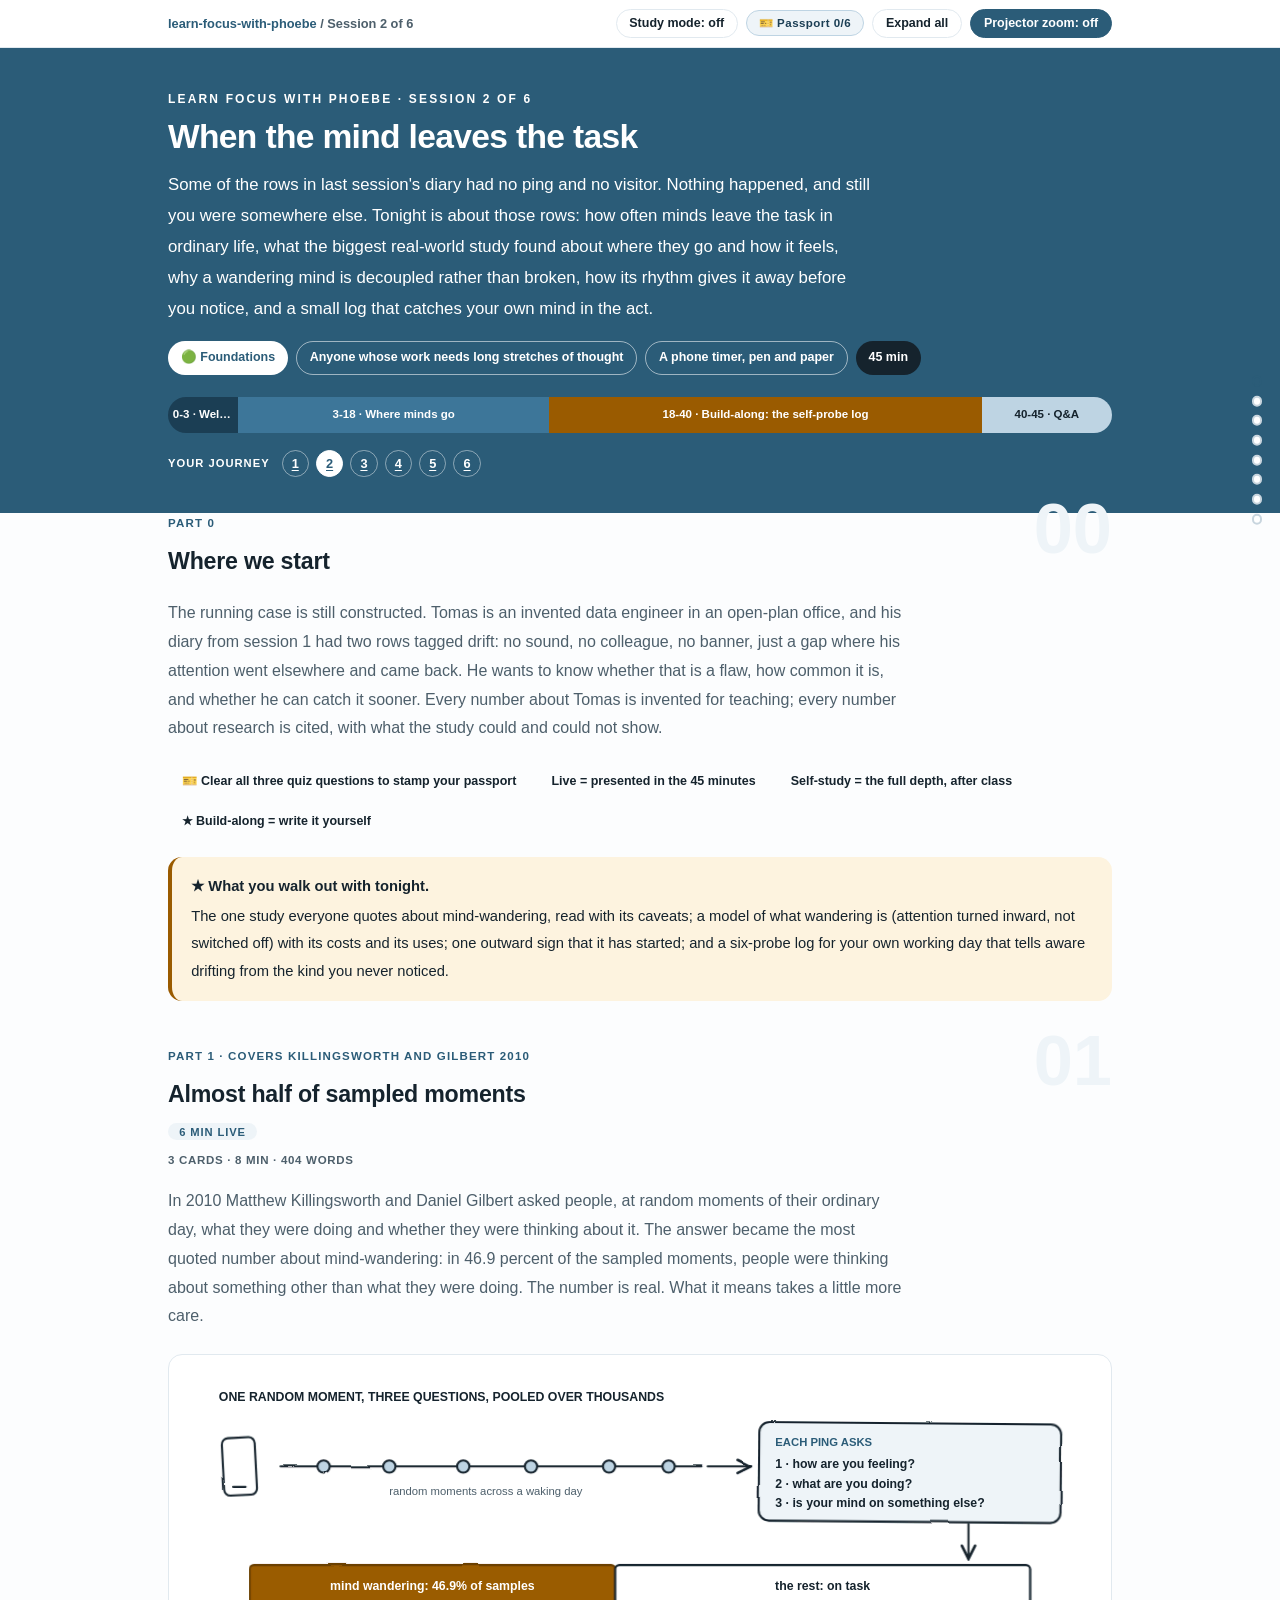
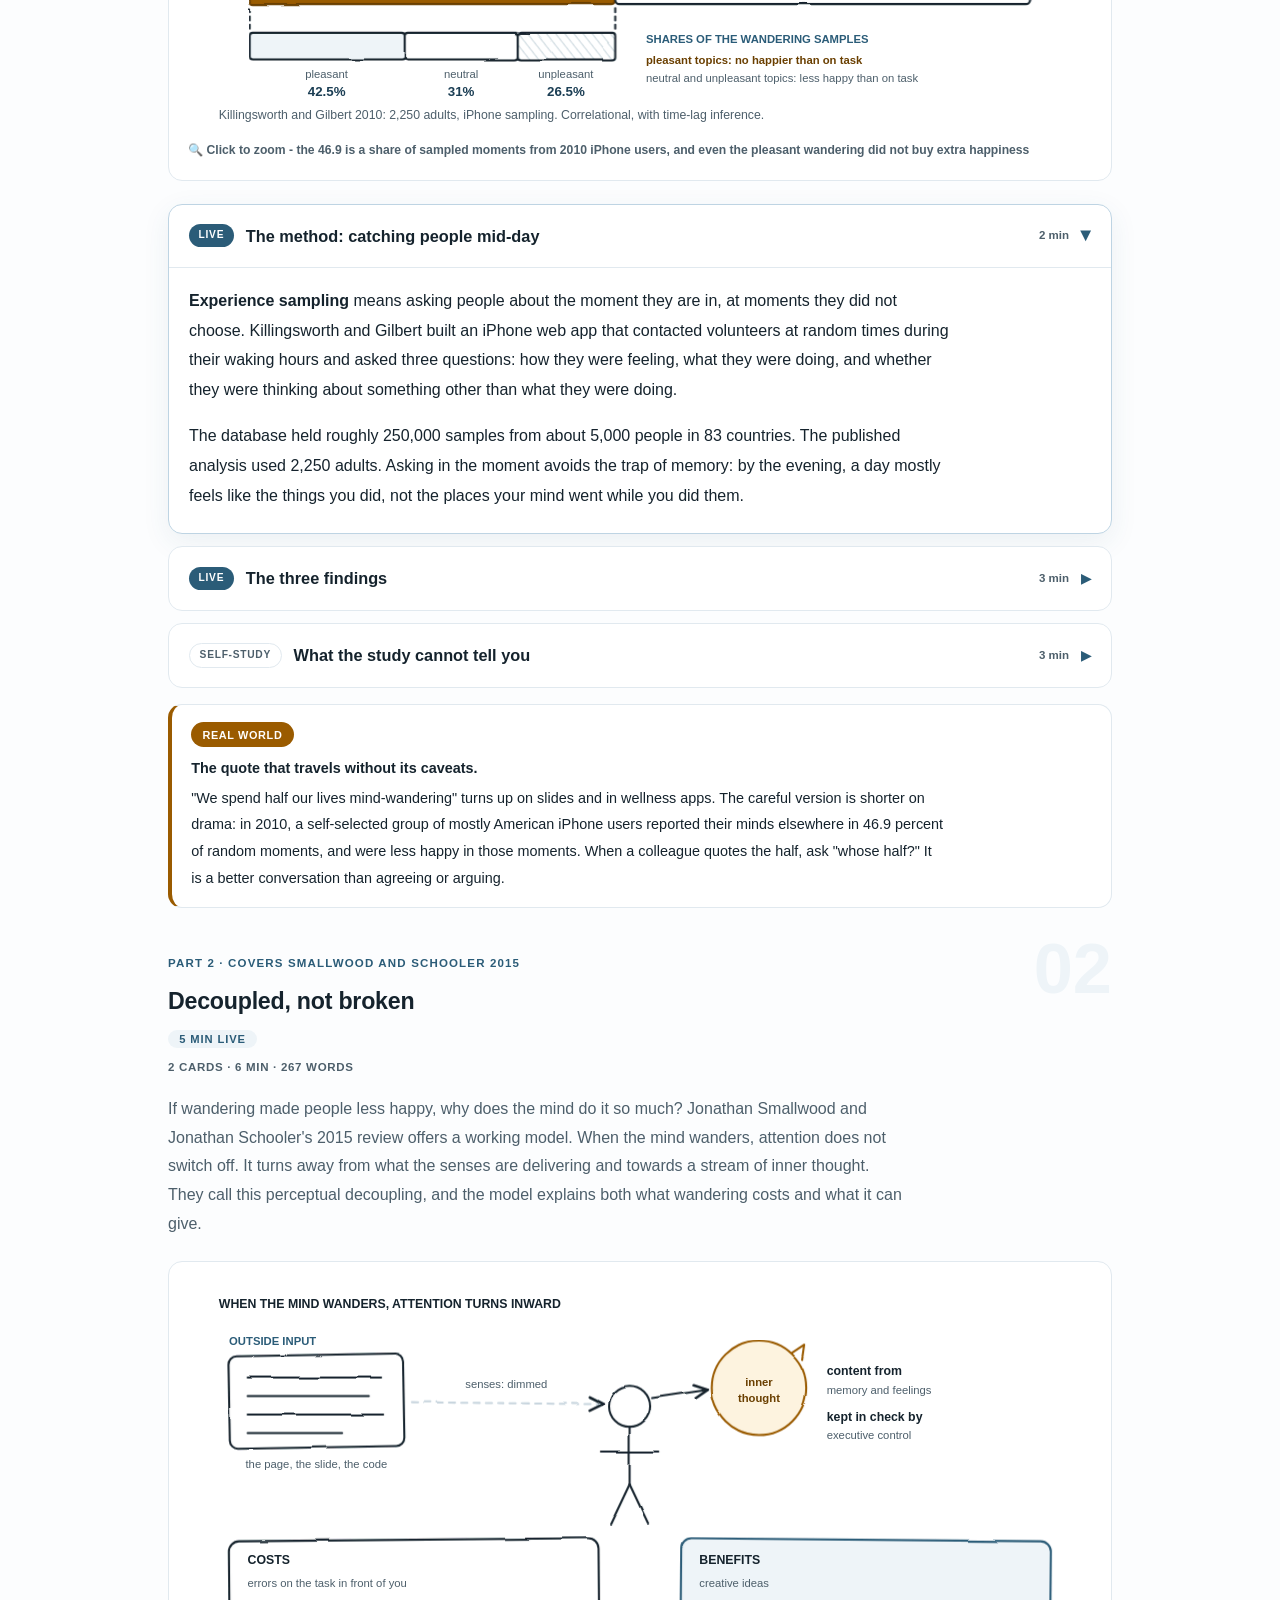
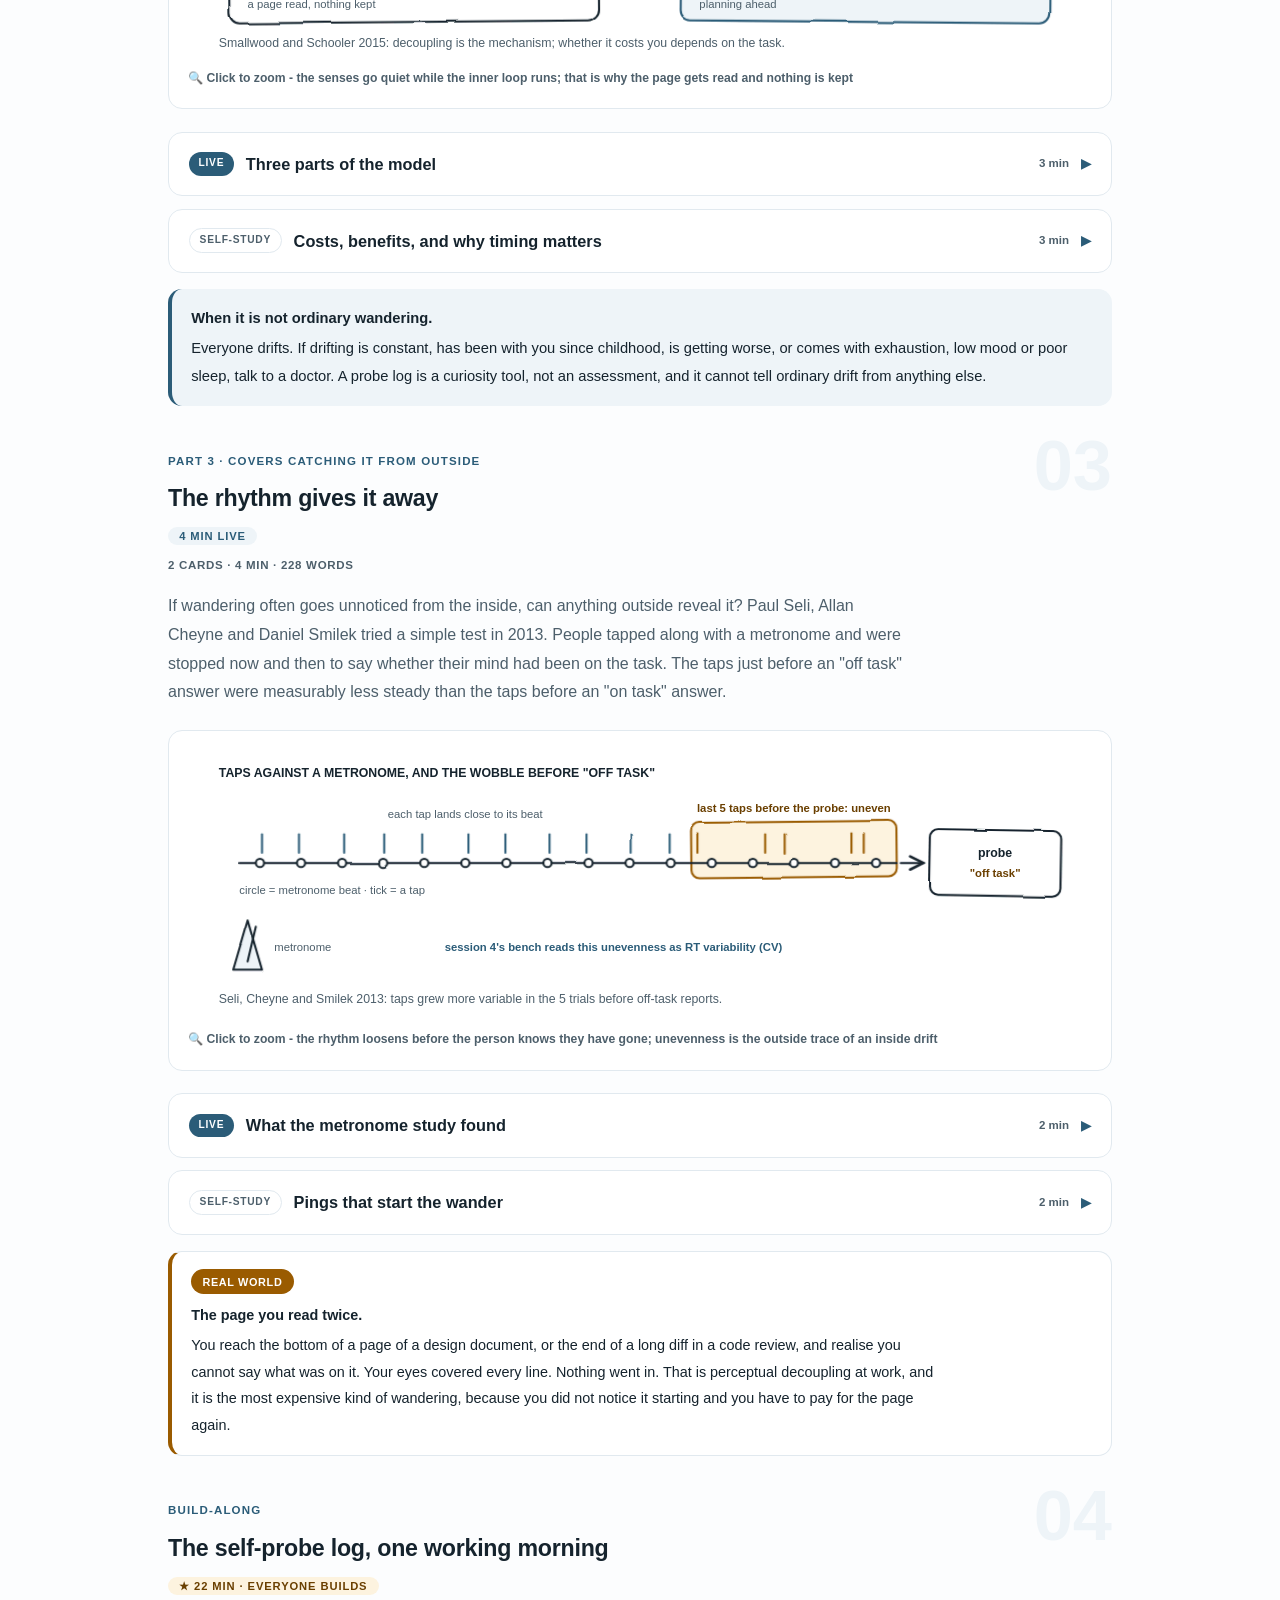
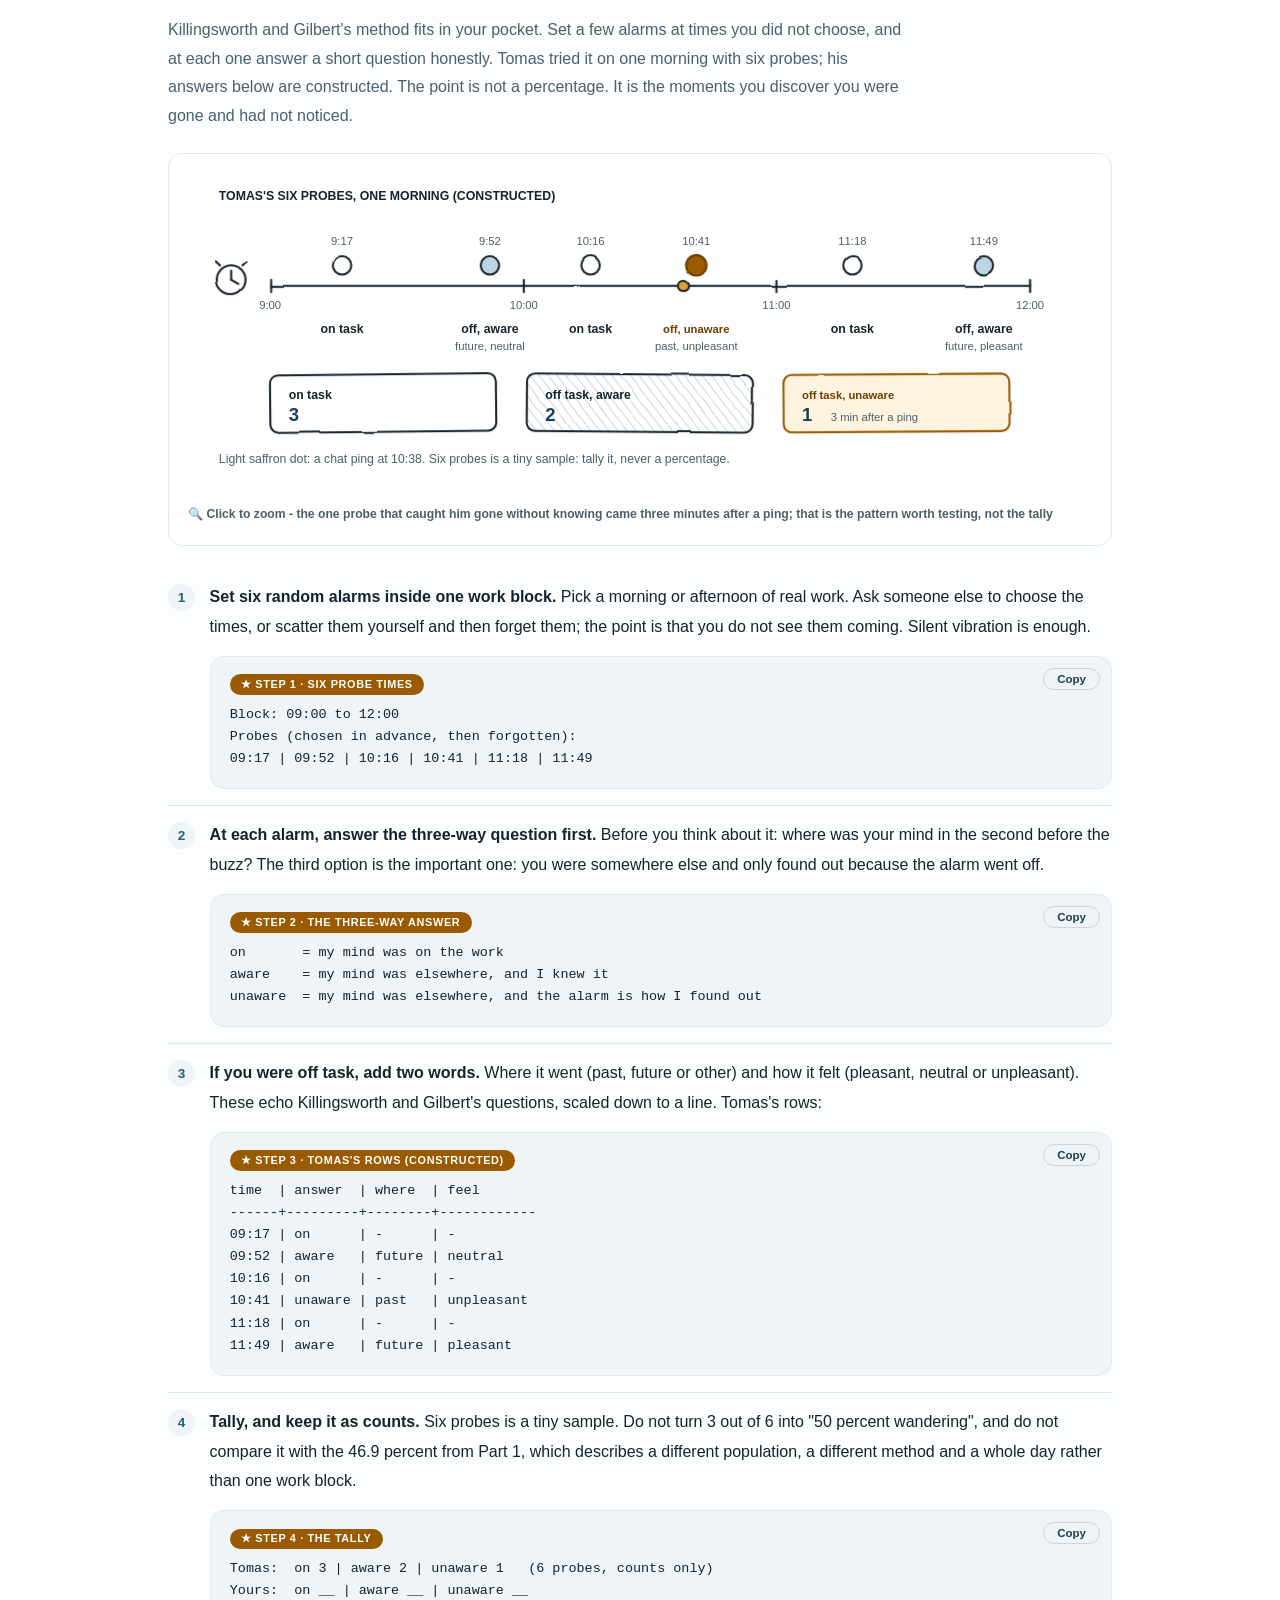
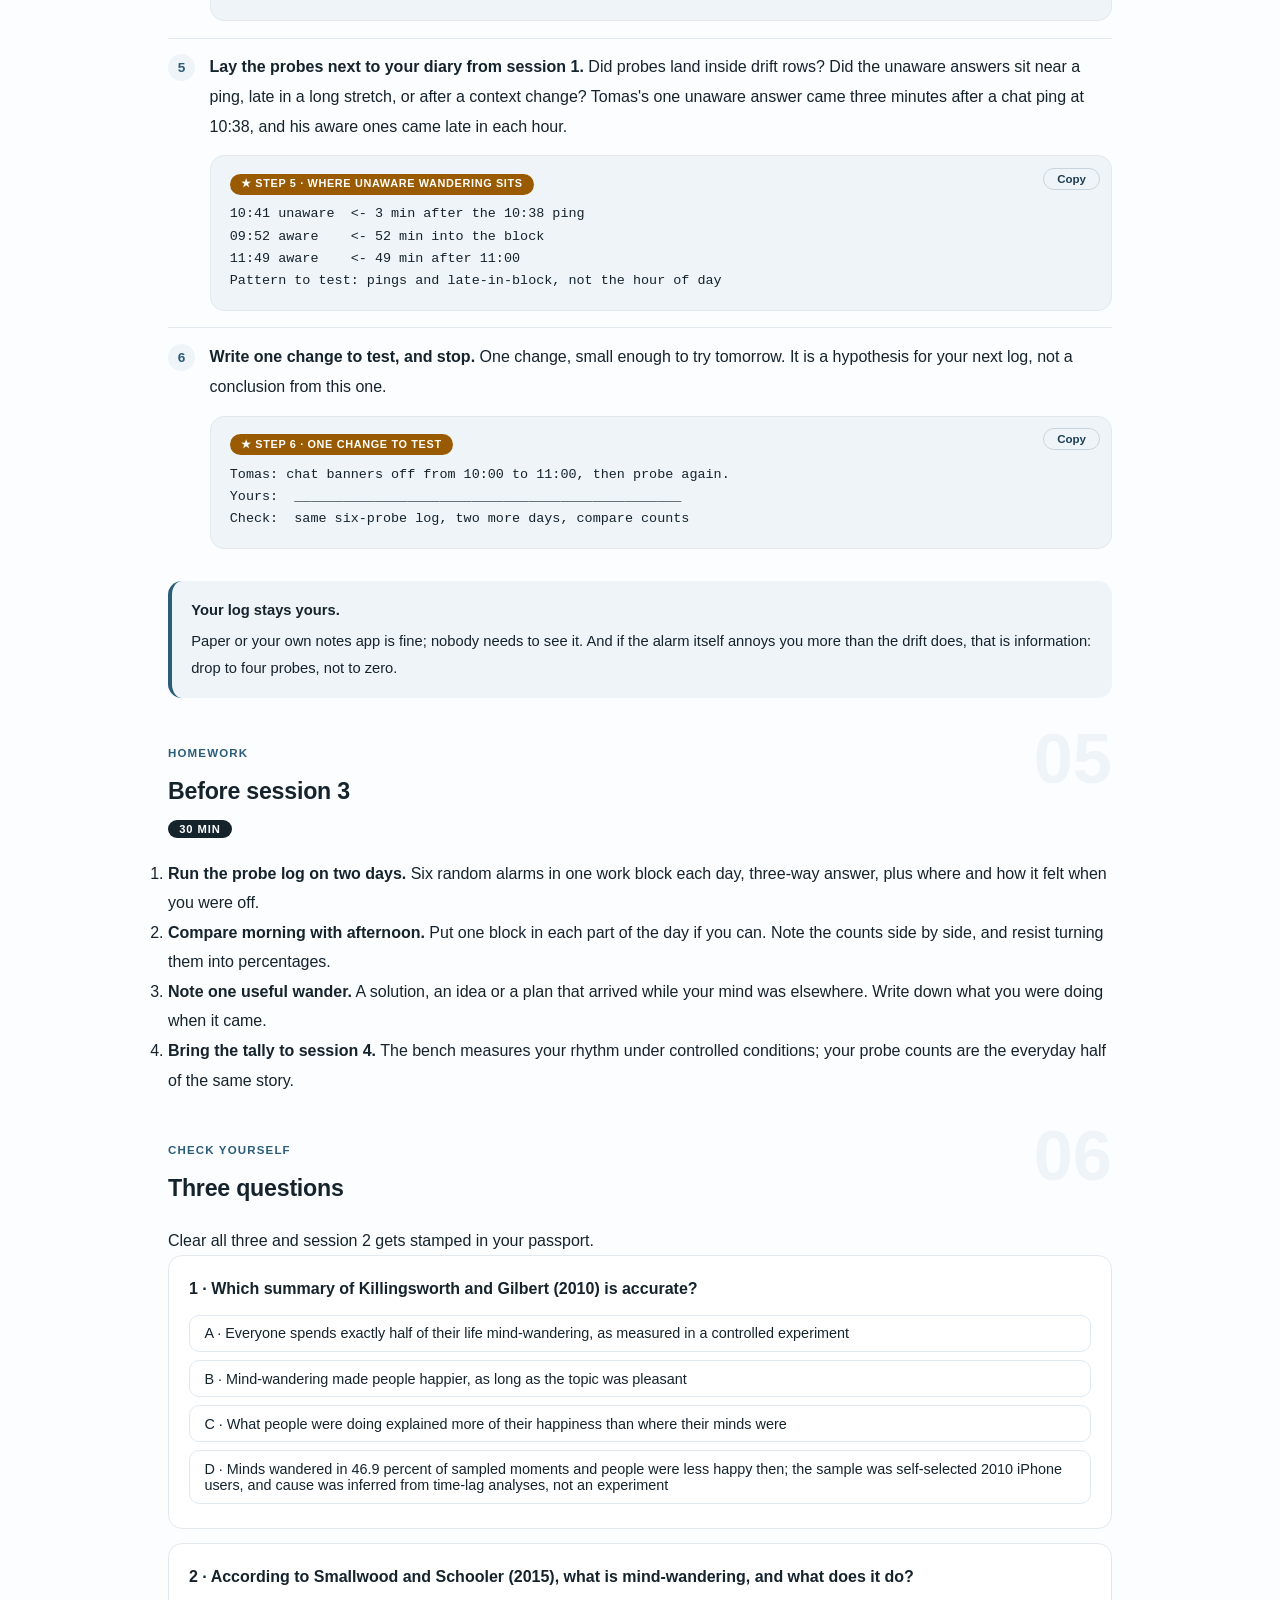
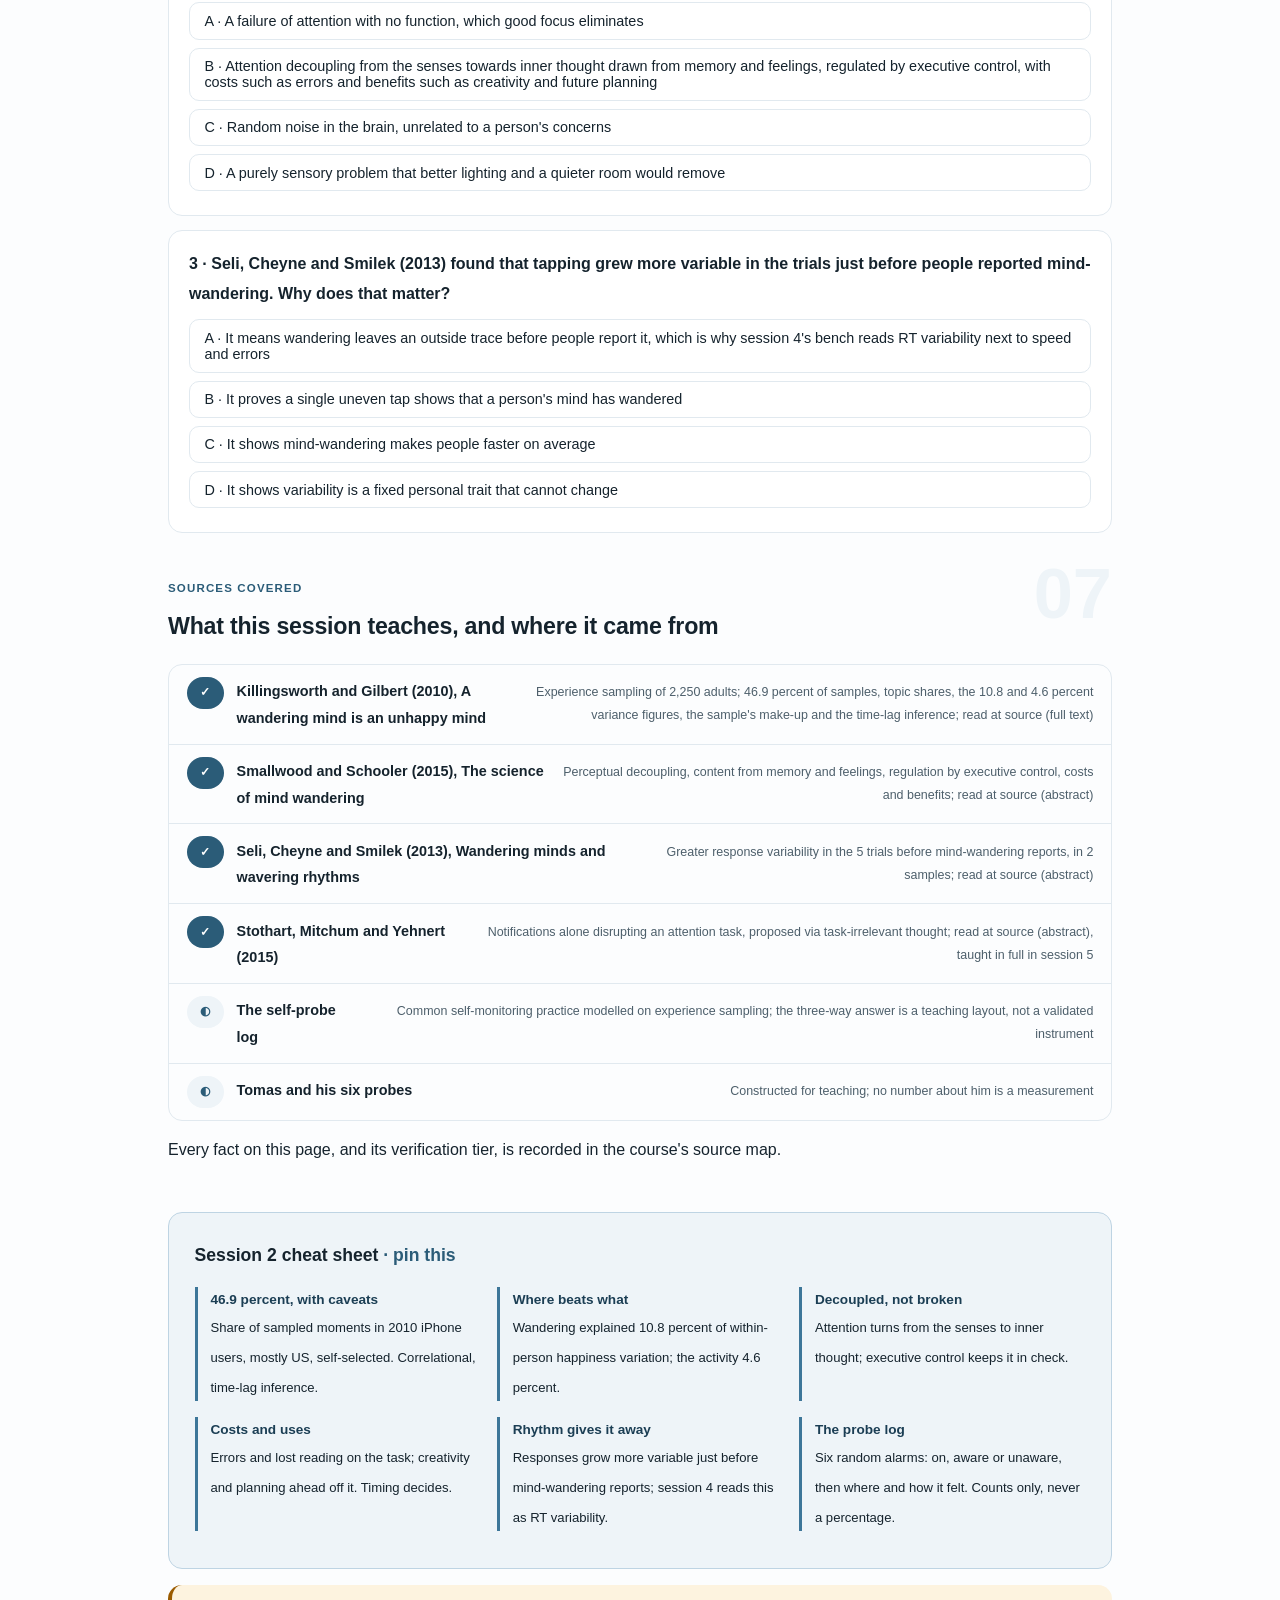
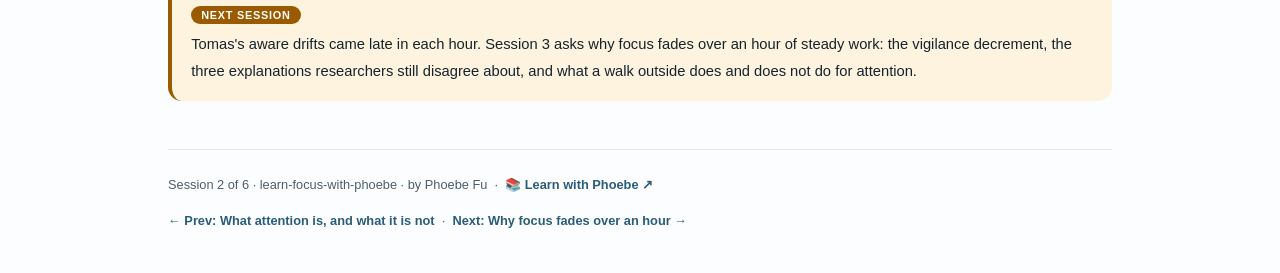
<file: courses/02-when-the-mind-leaves.html>
<!DOCTYPE html>
<html lang="en">
<head>
<meta charset="UTF-8">
<meta name="viewport" content="width=device-width, initial-scale=1.0">
<!-- social:start -->
<meta name="description" content="Session 2 of 6. Minds left the task in 46.9 percent of sampled moments in the largest real-world study. What it found, what it could not prove, why a wandering mind is decoupled rather than broken, how a wobbling rhythm gives it away, and a self-probe log for your own working day.">
<meta property="og:type" content="article">
<meta property="og:site_name" content="Learn with Phoebe">
<meta property="og:title" content="When the mind leaves the task - learn focus with phoebe">
<meta property="og:description" content="Session 2 of 6. Where minds go, what it costs and gives, and a self-probe log for one working day.">
<meta property="og:url" content="https://phoebefu6.github.io/learn-focus-with-phoebe/courses/02-when-the-mind-leaves.html">
<meta property="og:image" content="https://phoebefu6.github.io/learn-focus-with-phoebe/assets/og-cover.png">
<meta property="og:image:width" content="1200">
<meta property="og:image:height" content="630">
<meta name="twitter:card" content="summary_large_image">
<meta name="twitter:title" content="When the mind leaves the task - learn focus with phoebe">
<meta name="twitter:description" content="Session 2 of 6. Where minds go when they leave the task, and how to catch it.">
<meta name="twitter:image" content="https://phoebefu6.github.io/learn-focus-with-phoebe/assets/og-cover.png">
<!-- social:end -->
<title>Session 2 · When the mind leaves the task - learn focus with phoebe</title>
<link rel="stylesheet" href="../assets/style.css?v=3">
</head>
<body>

<div class="toolbar">
  <div class="wrap">
    <span class="crumb"><a href="../index.html">learn-focus-with-phoebe</a> / Session 2 of 6</span>
    <button class="btn" id="toggle-all" type="button">Expand all</button>
    <button class="btn primary" id="zoom-toggle" type="button">Projector zoom: off</button>
  </div>
</div>

<header class="masthead">
  <div class="wrap">
    <div class="eyebrow">Learn Focus with Phoebe · Session 2 of 6</div>
    <h1>When the mind <span class="accent">leaves</span> the task</h1>
    <p class="sub">Some of the rows in last session's diary had no ping and no visitor. Nothing happened, and still you were somewhere else. Tonight is about those rows: how often minds leave the task in ordinary life, what the biggest real-world study found about where they go and how it feels, why a wandering mind is decoupled rather than broken, how its rhythm gives it away before you notice, and a small log that catches your own mind in the act.</p>
    <div class="chip-row">
      <span class="chip level">🟢 Foundations</span>
      <span class="chip audience">Anyone whose work needs long stretches of thought</span>
      <span class="chip audience">A phone timer, pen and paper</span>
      <span class="chip time">45 min</span>
    </div>
    <div class="agenda">
      <span class="a1" style="flex:1">0-3 · Welcome</span>
      <span class="a2" style="flex:5">3-18 · Where minds go</span>
      <span class="a3" style="flex:7">18-40 · Build-along: the self-probe log</span>
      <span class="a4" style="flex:2">40-45 · Q&amp;A</span>
    </div>
  </div>
</header>

<main class="wrap">

  <section class="section" id="intro">
    <div class="section-kicker">
      <span class="klabel">Part 0</span>
      <h2>Where we start</h2>
    </div>
    <p class="lede">The running case is still constructed. Tomas is an invented data engineer in an open-plan office, and his diary from session 1 had two rows tagged drift: no sound, no colleague, no banner, just a gap where his attention went elsewhere and came back. He wants to know whether that is a flaw, how common it is, and whether he can catch it sooner. Every number about Tomas is invented for teaching; every number about research is cited, with what the study could and could not show.</p>

    <div class="legend">
      <span class="pill">🎫 Clear all three quiz questions to stamp your passport</span>
      <span class="pill">Live = presented in the 45 minutes</span>
      <span class="pill">Self-study = the full depth, after class</span>
      <span class="pill">★ Build-along = write it yourself</span>
    </div>

    <div class="callout win">
      <p><strong>★ What you walk out with tonight.</strong> The one study everyone quotes about mind-wandering, read with its caveats; a model of what wandering is (attention turned inward, not switched off) with its costs and its uses; one outward sign that it has started; and a six-probe log for your own working day that tells aware drifting from the kind you never noticed.</p>
    </div>
  </section>

  <section class="section" id="part-1">
    <div class="section-kicker">
      <span class="klabel">Part 1 · covers Killingsworth and Gilbert 2010</span>
      <h2>Almost half of sampled moments</h2>
      <span class="tag concept">6 min live</span>
    </div>
    <p class="lede">In 2010 Matthew Killingsworth and Daniel Gilbert asked people, at random moments of their ordinary day, what they were doing and whether they were thinking about it. The answer became the most quoted number about mind-wandering: in 46.9 percent of the sampled moments, people were thinking about something other than what they were doing. The number is real. What it means takes a little more care.</p>

    <figure class="zoomable">
      <svg viewBox="0 0 880 346" xmlns="http://www.w3.org/2000/svg" role="img" aria-label="Experience sampling, drawn as a phone pinging at random moments across a waking day. Each ping asks three questions: how are you feeling, what are you doing, and is your mind on something else. The answers pool into one bar: mind wandering in 46.9 percent of samples, on task in the rest. The wandering share splits into pleasant topics 42.5 percent, neutral 31 percent and unpleasant 26.5 percent of wandering samples. People were no happier on pleasant topics than on task, and less happy on neutral and unpleasant ones.">
        <defs>
          <filter id="f2aSk" x="-3%" y="-3%" width="106%" height="106%"><feTurbulence type="fractalNoise" baseFrequency="0.02" numOctaves="2" seed="52" result="n"/><feDisplacementMap in="SourceGraphic" in2="n" scale="2.4" xChannelSelector="R" yChannelSelector="G"/></filter>
          <pattern id="f2aHc" patternUnits="userSpaceOnUse" width="7" height="7" patternTransform="rotate(-38)"><line x1="0" y1="0" x2="0" y2="7" stroke="#2B5C78" stroke-width="1" opacity=".5"/></pattern>
          <marker id="f2aAr" viewBox="0 0 10 10" refX="9" refY="5" markerWidth="8" markerHeight="8" orient="auto"><path d="M1 1 L9 5 L1 9" fill="none" stroke="#15232D" stroke-width="1.6" stroke-linecap="round"/></marker>
        </defs>
        <style>
          .f2aH { font: 800 12px Inter, sans-serif; fill: #15232D; }
          .f2aL { font: 600 12px Inter, sans-serif; fill: #15232D; }
          .f2aS { font: 400 11px Inter, sans-serif; fill: #4D5F6B; }
          .f2aB { font: 800 11px Inter, sans-serif; fill: #6A3F00; }
          .f2aV { font: 800 13px Inter, sans-serif; fill: #1B3E54; }
          .f2aW { font: 800 12px Inter, sans-serif; fill: #FFFFFF; }
          .f2aA { font: 700 11px Inter, sans-serif; fill: #2B5C78; }
          .f2aN { font: 400 12px Inter, sans-serif; fill: #4D5F6B; }
        </style>

        <text class="f2aH" x="30" y="26">ONE RANDOM MOMENT, THREE QUESTIONS, POOLED OVER THOUSANDS</text>

        <g filter="url(#f2aSk)" fill="none" stroke="#15232D" stroke-width="2" stroke-linecap="round" stroke-linejoin="round">
          <rect x="34" y="62" width="32" height="56" rx="6" transform="rotate(-3 50 90)" fill="#FFFFFF"/>
          <path d="M44 110 L56 110"/>
          <path d="M90 90 L500 90"/>
          <circle cx="132" cy="90" r="6" fill="#BED4E3"/>
          <circle cx="196" cy="90" r="6" fill="#BED4E3"/>
          <circle cx="268" cy="90" r="6" fill="#BED4E3"/>
          <circle cx="334" cy="90" r="6" fill="#BED4E3"/>
          <circle cx="410" cy="90" r="6" fill="#BED4E3"/>
          <circle cx="468" cy="90" r="6" fill="#BED4E3"/>
          <path d="M506 90 L548 90" marker-end="url(#f2aAr)"/>
          <rect x="556" y="48" width="294" height="96" rx="10" transform="rotate(0.5 703 96)" fill="#EEF4F8"/>
          <path d="M760 146 L760 180" marker-end="url(#f2aAr)"/>
          <rect x="60" y="186" width="356" height="38" rx="4" fill="#9A5B00" stroke="#6A3F00"/>
          <rect x="416" y="186" width="404" height="38" rx="4" fill="#FFFFFF"/>
          <path d="M60 228 L60 248" stroke-dasharray="4 4"/>
          <path d="M416 228 L416 248" stroke-dasharray="4 4"/>
          <rect x="60" y="252" width="151" height="26" rx="3" fill="#EEF4F8"/>
          <rect x="211" y="252" width="110" height="26" rx="3" fill="#FFFFFF"/>
          <rect x="321" y="252" width="95" height="26" rx="3" fill="url(#f2aHc)"/>
        </g>

        <text class="f2aS" x="290" y="118" text-anchor="middle">random moments across a waking day</text>
        <text class="f2aA" x="572" y="70">EACH PING ASKS</text>
        <text class="f2aL" x="572" y="92">1 · how are you feeling?</text>
        <text class="f2aL" x="572" y="111">2 · what are you doing?</text>
        <text class="f2aL" x="572" y="130">3 · is your mind on something else?</text>

        <text class="f2aW" x="238" y="210" text-anchor="middle">mind wandering: 46.9% of samples</text>
        <text class="f2aL" x="618" y="210" text-anchor="middle">the rest: on task</text>

        <text class="f2aS" x="135" y="296" text-anchor="middle">pleasant</text>
        <text class="f2aV" x="135" y="314" text-anchor="middle">42.5%</text>
        <text class="f2aS" x="266" y="296" text-anchor="middle">neutral</text>
        <text class="f2aV" x="266" y="314" text-anchor="middle">31%</text>
        <text class="f2aS" x="368" y="296" text-anchor="middle">unpleasant</text>
        <text class="f2aV" x="368" y="314" text-anchor="middle">26.5%</text>

        <text class="f2aA" x="446" y="262">SHARES OF THE WANDERING SAMPLES</text>
        <text class="f2aB" x="446" y="282">pleasant topics: no happier than on task</text>
        <text class="f2aS" x="446" y="300">neutral and unpleasant topics: less happy than on task</text>

        <text class="f2aN" x="30" y="336">Killingsworth and Gilbert 2010: 2,250 adults, iPhone sampling. Correlational, with time-lag inference.</text>
      </svg>
      <figcaption>🔍 Click to zoom - the 46.9 is a share of sampled moments from 2010 iPhone users, and even the pleasant wandering did not buy extra happiness</figcaption>
    </figure>

    <details class="card" open>
      <summary><span class="mode live">Live</span>The method: catching people mid-day<span class="mini">2 min</span><span class="caret">▶</span></summary>
      <div class="body">
        <p><strong>Experience sampling</strong> means asking people about the moment they are in, at moments they did not choose. Killingsworth and Gilbert built an iPhone web app that contacted volunteers at random times during their waking hours and asked three questions: how they were feeling, what they were doing, and whether they were thinking about something other than what they were doing.</p>
        <p>The database held roughly 250,000 samples from about 5,000 people in 83 countries. The published analysis used 2,250 adults. Asking in the moment avoids the trap of memory: by the evening, a day mostly feels like the things you did, not the places your mind went while you did them.</p>
      </div>
    </details>

    <details class="card">
      <summary><span class="mode live">Live</span>The three findings<span class="mini">3 min</span><span class="caret">▶</span></summary>
      <div class="body">
        <p><strong>It is common everywhere.</strong> Minds were wandering in 46.9 percent of samples, and in at least 30 percent of samples during every activity the study recorded, with one exception: making love.</p>
        <p><strong>It did not feel better.</strong> People were less happy when their minds were wandering than when they were not. Pleasant topics made up 42.5 percent of wandering samples, neutral ones 31 percent and unpleasant ones 26.5 percent. On pleasant topics people were no happier than when on task; on neutral and unpleasant topics they were less happy.</p>
        <p><strong>Where the mind was mattered more than what the body was doing.</strong> Whether people's minds were wandering explained 10.8 percent of the within-person variation in happiness; which activity they were doing explained 4.6 percent. A boring meeting with your mind present can feel better than a nice walk spent somewhere else.</p>
      </div>
    </details>

    <details class="card">
      <summary><span class="mode self">Self-study</span>What the study cannot tell you<span class="mini">3 min</span><span class="caret">▶</span></summary>
      <div class="body">
        <p><strong>Who answered.</strong> The volunteers chose to sign up, and they were iPhone owners in 2010: 58.8 percent male, 73.9 percent from the US, mean age 34. That is not a random draw of humanity, so 46.9 percent describes those people's moments, not yours, and not "people" in general.</p>
        <p><strong>What caused what.</strong> Nobody was assigned to wander. The authors looked at timing: did wandering now go with lower happiness later, more than lower happiness now went with wandering later? Those time-lag analyses "strongly suggested" wandering was generally the cause rather than the consequence. Strongly suggested is the right strength. It is good evidence for a direction, and it is not an experiment.</p>
        <p><strong>What "on task" meant.</strong> The question was about the activity people reported, which could be commuting, chatting or watching television. The finding is about daily life, not about focused work at a desk, which is the setting the rest of these sessions care about.</p>
      </div>
    </details>

    <div class="callout example">
      <span class="ex-pill">Real world</span>
      <p><strong>The quote that travels without its caveats.</strong> "We spend half our lives mind-wandering" turns up on slides and in wellness apps. The careful version is shorter on drama: in 2010, a self-selected group of mostly American iPhone users reported their minds elsewhere in 46.9 percent of random moments, and were less happy in those moments. When a colleague quotes the half, ask "whose half?" It is a better conversation than agreeing or arguing.</p>
    </div>
  </section>

  <section class="section" id="part-2">
    <div class="section-kicker">
      <span class="klabel">Part 2 · covers Smallwood and Schooler 2015</span>
      <h2>Decoupled, not broken</h2>
      <span class="tag concept">5 min live</span>
    </div>
    <p class="lede">If wandering made people less happy, why does the mind do it so much? Jonathan Smallwood and Jonathan Schooler's 2015 review offers a working model. When the mind wanders, attention does not switch off. It turns away from what the senses are delivering and towards a stream of inner thought. They call this perceptual decoupling, and the model explains both what wandering costs and what it can give.</p>

    <figure class="zoomable">
      <svg viewBox="0 0 880 366" xmlns="http://www.w3.org/2000/svg" role="img" aria-label="Perceptual decoupling. On the left, outside input such as a page, a slide or code sends an arrow toward a person; the arrow is faint and dashed: the senses are dimmed. Above the person an inner-thought loop, highlighted, has taken over, fed by memory and feelings and kept in check by executive control. Below, costs on the left: errors on the task, a page read with nothing kept. Benefits on the right: creative ideas and planning ahead.">
        <defs>
          <filter id="f2bSk" x="-3%" y="-3%" width="106%" height="106%"><feTurbulence type="fractalNoise" baseFrequency="0.02" numOctaves="2" seed="64" result="n"/><feDisplacementMap in="SourceGraphic" in2="n" scale="2.4" xChannelSelector="R" yChannelSelector="G"/></filter>
          <marker id="f2bAr" viewBox="0 0 10 10" refX="9" refY="5" markerWidth="8" markerHeight="8" orient="auto"><path d="M1 1 L9 5 L1 9" fill="none" stroke="#15232D" stroke-width="1.6" stroke-linecap="round"/></marker>
        </defs>
        <style>
          .f2bH { font: 800 12px Inter, sans-serif; fill: #15232D; }
          .f2bL { font: 600 12px Inter, sans-serif; fill: #15232D; }
          .f2bS { font: 400 11px Inter, sans-serif; fill: #4D5F6B; }
          .f2bB { font: 800 11px Inter, sans-serif; fill: #6A3F00; }
          .f2bA { font: 700 11px Inter, sans-serif; fill: #2B5C78; }
          .f2bN { font: 400 12px Inter, sans-serif; fill: #4D5F6B; }
        </style>

        <text class="f2bH" x="30" y="26">WHEN THE MIND WANDERS, ATTENTION TURNS INWARD</text>

        <g filter="url(#f2bSk)" fill="none" stroke="#15232D" stroke-width="2" stroke-linecap="round" stroke-linejoin="round">
          <rect x="40" y="72" width="170" height="90" rx="8" transform="rotate(-1 125 117)" fill="#FFFFFF"/>
          <path d="M58 94 L188 94"/>
          <path d="M58 112 L176 112"/>
          <path d="M58 130 L190 130"/>
          <path d="M58 148 L150 148"/>
          <path d="M218 118 L404 120" stroke="#C8D5DE" stroke-dasharray="6 6" marker-end="url(#f2bAr)"/>
          <circle cx="430" cy="122" r="20" fill="#FFFFFF"/>
          <path d="M430 142 L430 198"/>
          <path d="M402 166 L458 166"/>
          <path d="M430 198 L412 236"/>
          <path d="M430 198 L448 236"/>
          <path d="M452 114 L506 106" marker-end="url(#f2bAr)"/>
          <circle cx="556" cy="104" r="46" fill="#FDF3DF" stroke="#9A5B00"/>
          <path d="M588 70 L600 62 L598 76" stroke="#9A5B00"/>
          <rect x="40" y="252" width="360" height="80" rx="10" transform="rotate(-0.5 220 292)" fill="#FFFFFF"/>
          <rect x="480" y="252" width="360" height="80" rx="10" transform="rotate(0.5 660 292)" fill="#EEF4F8" stroke="#2B5C78"/>
        </g>

        <text class="f2bA" x="40" y="62">OUTSIDE INPUT</text>
        <text class="f2bS" x="125" y="182" text-anchor="middle">the page, the slide, the code</text>
        <text class="f2bS" x="310" y="104" text-anchor="middle">senses: dimmed</text>
        <text class="f2bB" x="556" y="102" text-anchor="middle">inner</text>
        <text class="f2bB" x="556" y="118" text-anchor="middle">thought</text>
        <text class="f2bL" x="622" y="92">content from</text>
        <text class="f2bS" x="622" y="110">memory and feelings</text>
        <text class="f2bL" x="622" y="136">kept in check by</text>
        <text class="f2bS" x="622" y="154">executive control</text>

        <text class="f2bH" x="58" y="276">COSTS</text>
        <text class="f2bS" x="58" y="298">errors on the task in front of you</text>
        <text class="f2bS" x="58" y="318">a page read, nothing kept</text>
        <text class="f2bH" x="498" y="276">BENEFITS</text>
        <text class="f2bS" x="498" y="298">creative ideas</text>
        <text class="f2bS" x="498" y="318">planning ahead</text>

        <text class="f2bN" x="30" y="356">Smallwood and Schooler 2015: decoupling is the mechanism; whether it costs you depends on the task.</text>
      </svg>
      <figcaption>🔍 Click to zoom - the senses go quiet while the inner loop runs; that is why the page gets read and nothing is kept</figcaption>
    </figure>

    <details class="card">
      <summary><span class="mode live">Live</span>Three parts of the model<span class="mini">3 min</span><span class="caret">▶</span></summary>
      <div class="body">
        <p><strong>Decoupling.</strong> Attention turns from what the senses bring in to what the mind generates. Your eyes still move along the line of the spec; the processing has gone elsewhere. That is why wandering so often goes unnoticed: from the outside, and from the inside, you look busy.</p>
        <p><strong>Content.</strong> What fills the inner stream comes from memory and feelings: yesterday's conversation, next week's deadline, the thing you should have said. It is not random static; it is your own unfinished business.</p>
        <p><strong>Regulation.</strong> Keeping wandering in check relies on executive control, the third job from session 1. When that job is busy or spent, the inner stream has less standing between it and your attention.</p>
      </div>
    </details>

    <details class="card">
      <summary><span class="mode self">Self-study</span>Costs, benefits, and why timing matters<span class="mini">3 min</span><span class="caret">▶</span></summary>
      <div class="body">
        <p>The review lists costs, chiefly errors on the task at hand, and benefits, chiefly creativity and planning for the future. Both follow from the same mechanism: when the senses go quiet, the outside task suffers, and the inner work of connecting ideas and rehearsing what comes next gets room.</p>
        <p>So "never wander" is the wrong goal. A wander during a long code review costs you the bug on line 140. The same wander on a walk between meetings may hand you the design you were stuck on. The useful questions are when, and during what. Tomas does not need a mind that never leaves; he needs to notice when it leaves during the work that cannot spare it.</p>
        <p>Noticing and returning, practised deliberately, is a meditation skill, and it is taught as one in <a href="https://phoebefu6.github.io/learn-meditation-with-phoebe/courses/04-wandering-mind.html">Meditation session 4 ↗</a>. Here the subject is the cognitive science: what is happening, and what it costs at work.</p>
      </div>
    </details>

    <div class="callout tip">
      <p><strong>When it is not ordinary wandering.</strong> Everyone drifts. If drifting is constant, has been with you since childhood, is getting worse, or comes with exhaustion, low mood or poor sleep, talk to a doctor. A probe log is a curiosity tool, not an assessment, and it cannot tell ordinary drift from anything else.</p>
    </div>
  </section>

  <section class="section" id="part-3">
    <div class="section-kicker">
      <span class="klabel">Part 3 · covers catching it from outside</span>
      <h2>The rhythm gives it away</h2>
      <span class="tag concept">4 min live</span>
    </div>
    <p class="lede">If wandering often goes unnoticed from the inside, can anything outside reveal it? Paul Seli, Allan Cheyne and Daniel Smilek tried a simple test in 2013. People tapped along with a metronome and were stopped now and then to say whether their mind had been on the task. The taps just before an "off task" answer were measurably less steady than the taps before an "on task" answer.</p>

    <figure class="zoomable">
      <svg viewBox="0 0 880 262" xmlns="http://www.w3.org/2000/svg" role="img" aria-label="A rhythm strip of taps against metronome beats. For the first eleven beats each tap lands close to its beat. In the highlighted last five taps before a probe, the taps land unevenly, some early and some late. The probe then asks on task or off, and the answer is off task. Session 4's bench reads this unevenness as reaction time variability.">
        <defs>
          <filter id="f2cSk" x="-3%" y="-3%" width="106%" height="106%"><feTurbulence type="fractalNoise" baseFrequency="0.02" numOctaves="2" seed="76" result="n"/><feDisplacementMap in="SourceGraphic" in2="n" scale="2.4" xChannelSelector="R" yChannelSelector="G"/></filter>
          <marker id="f2cAr" viewBox="0 0 10 10" refX="9" refY="5" markerWidth="8" markerHeight="8" orient="auto"><path d="M1 1 L9 5 L1 9" fill="none" stroke="#15232D" stroke-width="1.6" stroke-linecap="round"/></marker>
        </defs>
        <style>
          .f2cH { font: 800 12px Inter, sans-serif; fill: #15232D; }
          .f2cL { font: 600 12px Inter, sans-serif; fill: #15232D; }
          .f2cS { font: 400 11px Inter, sans-serif; fill: #4D5F6B; }
          .f2cB { font: 800 11px Inter, sans-serif; fill: #6A3F00; }
          .f2cA { font: 700 11px Inter, sans-serif; fill: #2B5C78; }
          .f2cN { font: 400 12px Inter, sans-serif; fill: #4D5F6B; }
        </style>

        <text class="f2cH" x="30" y="26">TAPS AGAINST A METRONOME, AND THE WOBBLE BEFORE "OFF TASK"</text>

        <g filter="url(#f2cSk)" fill="none" stroke="#15232D" stroke-width="2" stroke-linecap="round" stroke-linejoin="round">
          <rect x="490" y="70" width="200" height="54" rx="8" transform="rotate(-0.6 590 97)" fill="#FDF3DF" stroke="#9A5B00"/>
          <path d="M50 110 L690 110"/>
          <circle cx="70" cy="110" r="4" fill="#FFFFFF"/>
          <circle cx="110" cy="110" r="4" fill="#FFFFFF"/>
          <circle cx="150" cy="110" r="4" fill="#FFFFFF"/>
          <circle cx="190" cy="110" r="4" fill="#FFFFFF"/>
          <circle cx="230" cy="110" r="4" fill="#FFFFFF"/>
          <circle cx="270" cy="110" r="4" fill="#FFFFFF"/>
          <circle cx="310" cy="110" r="4" fill="#FFFFFF"/>
          <circle cx="350" cy="110" r="4" fill="#FFFFFF"/>
          <circle cx="390" cy="110" r="4" fill="#FFFFFF"/>
          <circle cx="430" cy="110" r="4" fill="#FFFFFF"/>
          <circle cx="470" cy="110" r="4" fill="#FFFFFF"/>
          <circle cx="510" cy="110" r="4" fill="#FFFFFF"/>
          <circle cx="550" cy="110" r="4" fill="#FFFFFF"/>
          <circle cx="590" cy="110" r="4" fill="#FFFFFF"/>
          <circle cx="630" cy="110" r="4" fill="#FFFFFF"/>
          <circle cx="670" cy="110" r="4" fill="#FFFFFF"/>
          <path d="M72 82 L72 100" stroke="#2B5C78"/>
          <path d="M108 82 L108 100" stroke="#2B5C78"/>
          <path d="M152 82 L152 100" stroke="#2B5C78"/>
          <path d="M191 82 L191 100" stroke="#2B5C78"/>
          <path d="M228 82 L228 100" stroke="#2B5C78"/>
          <path d="M273 82 L273 100" stroke="#2B5C78"/>
          <path d="M309 82 L309 100" stroke="#2B5C78"/>
          <path d="M352 82 L352 100" stroke="#2B5C78"/>
          <path d="M388 82 L388 100" stroke="#2B5C78"/>
          <path d="M431 82 L431 100" stroke="#2B5C78"/>
          <path d="M469 82 L469 100" stroke="#2B5C78"/>
          <path d="M496 82 L496 100" stroke="#9A5B00"/>
          <path d="M562 82 L562 100" stroke="#9A5B00"/>
          <path d="M581 82 L581 100" stroke="#9A5B00"/>
          <path d="M646 82 L646 100" stroke="#9A5B00"/>
          <path d="M658 82 L658 100" stroke="#9A5B00"/>
          <path d="M694 110 L716 110" marker-end="url(#f2cAr)"/>
          <rect x="722" y="78" width="128" height="64" rx="8" transform="rotate(1 786 110)" fill="#FFFFFF"/>
          <path d="M44 214 L58 166 L72 214 Z" fill="#EEF4F8"/>
          <path d="M58 206 L66 172"/>
        </g>

        <text class="f2cS" x="270" y="66" text-anchor="middle">each tap lands close to its beat</text>
        <text class="f2cB" x="590" y="60" text-anchor="middle">last 5 taps before the probe: uneven</text>
        <text class="f2cL" x="786" y="104" text-anchor="middle">probe</text>
        <text class="f2cB" x="786" y="124" text-anchor="middle">"off task"</text>
        <text class="f2cS" x="50" y="140">circle = metronome beat · tick = a tap</text>

        <text class="f2cS" x="84" y="196">metronome</text>
        <text class="f2cA" x="250" y="196">session 4's bench reads this unevenness as RT variability (CV)</text>

        <text class="f2cN" x="30" y="246">Seli, Cheyne and Smilek 2013: taps grew more variable in the 5 trials before off-task reports.</text>
      </svg>
      <figcaption>🔍 Click to zoom - the rhythm loosens before the person knows they have gone; unevenness is the outside trace of an inside drift</figcaption>
    </figure>

    <details class="card">
      <summary><span class="mode live">Live</span>What the metronome study found<span class="mini">2 min</span><span class="caret">▶</span></summary>
      <div class="body">
        <p>In the metronome response task, people press in time with a steady beat, so any drift in timing shows up directly. In the 5 trials before people reported mind-wandering, their response variability was greater than in the 5 trials before they reported being on task. The pattern held in 2 samples.</p>
        <p>This is why session 4's bench prints RT variability next to mean speed and errors. Your average speed can stay the same while your rhythm loosens, and the loosening is the reading that tends to move when attention has slipped inward. It is a signal across many trials and many people, not a lie detector for a single tap.</p>
      </div>
    </details>

    <details class="card">
      <summary><span class="mode self">Self-study</span>Pings that start the wander<span class="mini">2 min</span><span class="caret">▶</span></summary>
      <div class="body">
        <p>Wandering does not only start from inside. Stothart, Mitchum and Yehnert (2015) found that a phone notification alone, even one people did not answer, disrupted an attention-demanding task, and proposed that it works by prompting task-irrelevant thought: the ping does not take your hands, it takes your mind. Session 5 reads that study and its neighbours in full, including the ones that did not replicate.</p>
        <p>What a ping costs once you actually switch to it, in lost minutes and in the work of getting back, is measured and taught in <a href="https://phoebefu6.github.io/learn-time-management-with-phoebe/courses/05-interruptions-and-switching.html">Time Management session 5 ↗</a>. The point here is narrower: an unanswered ping can still send the mind off, which is one reason drift rows cluster after notifications.</p>
      </div>
    </details>

    <div class="callout example">
      <span class="ex-pill">Real world</span>
      <p><strong>The page you read twice.</strong> You reach the bottom of a page of a design document, or the end of a long diff in a code review, and realise you cannot say what was on it. Your eyes covered every line. Nothing went in. That is perceptual decoupling at work, and it is the most expensive kind of wandering, because you did not notice it starting and you have to pay for the page again.</p>
    </div>
  </section>

  <section class="section" id="demo-1">
    <div class="section-kicker">
      <span class="klabel">Build-along</span>
      <h2>The self-probe log, one working morning</h2>
      <span class="tag demo">★ 22 min · everyone builds</span>
    </div>
    <p class="lede">Killingsworth and Gilbert's method fits in your pocket. Set a few alarms at times you did not choose, and at each one answer a short question honestly. Tomas tried it on one morning with six probes; his answers below are constructed. The point is not a percentage. It is the moments you discover you were gone and had not noticed.</p>

    <figure class="zoomable">
      <svg viewBox="0 0 880 312" xmlns="http://www.w3.org/2000/svg" role="img" aria-label="Tomas's morning from 9:00 to 12:00 with six random probes, constructed. 9:17 on task. 9:52 off task and aware, future, neutral. 10:16 on task. 10:41 off task and unaware, past, unpleasant, three minutes after a chat ping at 10:38. 11:18 on task. 11:49 off task and aware, future, pleasant. Tally: on task 3, off and aware 2, off and unaware 1. Six probes is too few for a percentage.">
        <defs>
          <filter id="f2dSk" x="-3%" y="-3%" width="106%" height="106%"><feTurbulence type="fractalNoise" baseFrequency="0.02" numOctaves="2" seed="88" result="n"/><feDisplacementMap in="SourceGraphic" in2="n" scale="2.4" xChannelSelector="R" yChannelSelector="G"/></filter>
          <pattern id="f2dHc" patternUnits="userSpaceOnUse" width="7" height="7" patternTransform="rotate(-38)"><line x1="0" y1="0" x2="0" y2="7" stroke="#2B5C78" stroke-width="1" opacity=".5"/></pattern>
        </defs>
        <style>
          .f2dH { font: 800 12px Inter, sans-serif; fill: #15232D; }
          .f2dL { font: 600 12px Inter, sans-serif; fill: #15232D; }
          .f2dS { font: 400 11px Inter, sans-serif; fill: #4D5F6B; }
          .f2dB { font: 800 11px Inter, sans-serif; fill: #6A3F00; }
          .f2dV { font: 800 18px Inter, sans-serif; fill: #1B3E54; }
          .f2dA { font: 700 11px Inter, sans-serif; fill: #2B5C78; }
          .f2dN { font: 400 12px Inter, sans-serif; fill: #4D5F6B; }
        </style>

        <text class="f2dH" x="30" y="26">TOMAS'S SIX PROBES, ONE MORNING (CONSTRUCTED)</text>

        <g filter="url(#f2dSk)" fill="none" stroke="#15232D" stroke-width="2" stroke-linecap="round" stroke-linejoin="round">
          <circle cx="42" cy="104" r="14" fill="#FFFFFF"/>
          <path d="M42 104 L42 95"/>
          <path d="M42 104 L49 108"/>
          <path d="M31 90 L27 86"/>
          <path d="M53 90 L57 86"/>
          <path d="M80 110 L820 110"/>
          <path d="M80 104 L80 116"/>
          <path d="M327 104 L327 116"/>
          <path d="M573 104 L573 116"/>
          <path d="M820 104 L820 116"/>
          <circle cx="150" cy="90" r="9" fill="#FFFFFF"/>
          <circle cx="294" cy="90" r="9" fill="#BED4E3"/>
          <circle cx="392" cy="90" r="9" fill="#FFFFFF"/>
          <circle cx="483" cy="110" r="5" fill="#E0A030"/>
          <circle cx="495" cy="90" r="10" fill="#9A5B00" stroke="#6A3F00"/>
          <circle cx="647" cy="90" r="9" fill="#FFFFFF"/>
          <circle cx="775" cy="90" r="9" fill="#BED4E3"/>
          <rect x="80" y="196" width="220" height="56" rx="8" transform="rotate(-0.6 190 224)" fill="#FFFFFF"/>
          <rect x="330" y="196" width="220" height="56" rx="8" transform="rotate(0.5 440 224)" fill="url(#f2dHc)"/>
          <rect x="580" y="196" width="220" height="56" rx="8" transform="rotate(-0.4 690 224)" fill="#FDF3DF" stroke="#9A5B00"/>
        </g>

        <text class="f2dS" x="150" y="70" text-anchor="middle">9:17</text>
        <text class="f2dS" x="294" y="70" text-anchor="middle">9:52</text>
        <text class="f2dS" x="392" y="70" text-anchor="middle">10:16</text>
        <text class="f2dS" x="495" y="70" text-anchor="middle">10:41</text>
        <text class="f2dS" x="647" y="70" text-anchor="middle">11:18</text>
        <text class="f2dS" x="775" y="70" text-anchor="middle">11:49</text>

        <text class="f2dS" x="80" y="132" text-anchor="middle">9:00</text>
        <text class="f2dS" x="327" y="132" text-anchor="middle">10:00</text>
        <text class="f2dS" x="573" y="132" text-anchor="middle">11:00</text>
        <text class="f2dS" x="820" y="132" text-anchor="middle">12:00</text>

        <text class="f2dL" x="150" y="156" text-anchor="middle">on task</text>
        <text class="f2dL" x="294" y="156" text-anchor="middle">off, aware</text>
        <text class="f2dS" x="294" y="172" text-anchor="middle">future, neutral</text>
        <text class="f2dL" x="392" y="156" text-anchor="middle">on task</text>
        <text class="f2dB" x="495" y="156" text-anchor="middle">off, unaware</text>
        <text class="f2dS" x="495" y="172" text-anchor="middle">past, unpleasant</text>
        <text class="f2dL" x="647" y="156" text-anchor="middle">on task</text>
        <text class="f2dL" x="775" y="156" text-anchor="middle">off, aware</text>
        <text class="f2dS" x="775" y="172" text-anchor="middle">future, pleasant</text>

        <text class="f2dL" x="98" y="220">on task</text>
        <text class="f2dV" x="98" y="242">3</text>
        <text class="f2dL" x="348" y="220">off task, aware</text>
        <text class="f2dV" x="348" y="242">2</text>
        <text class="f2dB" x="598" y="220">off task, unaware</text>
        <text class="f2dV" x="598" y="242">1</text>
        <text class="f2dS" x="626" y="242">3 min after a ping</text>

        <text class="f2dN" x="30" y="282">Light saffron dot: a chat ping at 10:38. Six probes is a tiny sample: tally it, never a percentage.</text>
      </svg>
      <figcaption>🔍 Click to zoom - the one probe that caught him gone without knowing came three minutes after a ping; that is the pattern worth testing, not the tally</figcaption>
    </figure>

    <div class="steps">
      <div class="step">
        <p><strong>Set six random alarms inside one work block.</strong> Pick a morning or afternoon of real work. Ask someone else to choose the times, or scatter them yourself and then forget them; the point is that you do not see them coming. Silent vibration is enough.</p>
        <div class="prompt-box good"><span class="label">★ Step 1 · six probe times</span>Block: 09:00 to 12:00
Probes (chosen in advance, then forgotten):
09:17 | 09:52 | 10:16 | 10:41 | 11:18 | 11:49</div>
      </div>
      <div class="step">
        <p><strong>At each alarm, answer the three-way question first.</strong> Before you think about it: where was your mind in the second before the buzz? The third option is the important one: you were somewhere else and only found out because the alarm went off.</p>
        <div class="prompt-box good"><span class="label">★ Step 2 · the three-way answer</span>on       = my mind was on the work
aware    = my mind was elsewhere, and I knew it
unaware  = my mind was elsewhere, and the alarm is how I found out</div>
      </div>
      <div class="step">
        <p><strong>If you were off task, add two words.</strong> Where it went (past, future or other) and how it felt (pleasant, neutral or unpleasant). These echo Killingsworth and Gilbert's questions, scaled down to a line. Tomas's rows:</p>
        <div class="prompt-box good"><span class="label">★ Step 3 · Tomas's rows (constructed)</span>time  | answer  | where  | feel
------+---------+--------+------------
09:17 | on      | -      | -
09:52 | aware   | future | neutral
10:16 | on      | -      | -
10:41 | unaware | past   | unpleasant
11:18 | on      | -      | -
11:49 | aware   | future | pleasant</div>
      </div>
      <div class="step">
        <p><strong>Tally, and keep it as counts.</strong> Six probes is a tiny sample. Do not turn 3 out of 6 into "50 percent wandering", and do not compare it with the 46.9 percent from Part 1, which describes a different population, a different method and a whole day rather than one work block.</p>
        <div class="prompt-box good"><span class="label">★ Step 4 · the tally</span>Tomas:  on 3 | aware 2 | unaware 1   (6 probes, counts only)
Yours:  on __ | aware __ | unaware __</div>
      </div>
      <div class="step">
        <p><strong>Lay the probes next to your diary from session 1.</strong> Did probes land inside drift rows? Did the unaware answers sit near a ping, late in a long stretch, or after a context change? Tomas's one unaware answer came three minutes after a chat ping at 10:38, and his aware ones came late in each hour.</p>
        <div class="prompt-box good"><span class="label">★ Step 5 · where unaware wandering sits</span>10:41 unaware  &lt;- 3 min after the 10:38 ping
09:52 aware    &lt;- 52 min into the block
11:49 aware    &lt;- 49 min after 11:00
Pattern to test: pings and late-in-block, not the hour of day</div>
      </div>
      <div class="step">
        <p><strong>Write one change to test, and stop.</strong> One change, small enough to try tomorrow. It is a hypothesis for your next log, not a conclusion from this one.</p>
        <div class="prompt-box good"><span class="label">★ Step 6 · one change to test</span>Tomas: chat banners off from 10:00 to 11:00, then probe again.
Yours:  ________________________________________________
Check:  same six-probe log, two more days, compare counts</div>
      </div>
    </div>

    <div class="callout tip">
      <p><strong>Your log stays yours.</strong> Paper or your own notes app is fine; nobody needs to see it. And if the alarm itself annoys you more than the drift does, that is information: drop to four probes, not to zero.</p>
    </div>
  </section>

  <section class="section" id="exercise">
    <div class="section-kicker">
      <span class="klabel">Homework</span>
      <h2>Before session 3</h2>
      <span class="tag exercise">30 min</span>
    </div>
    <ol>
      <li><strong>Run the probe log on two days.</strong> Six random alarms in one work block each day, three-way answer, plus where and how it felt when you were off.</li>
      <li><strong>Compare morning with afternoon.</strong> Put one block in each part of the day if you can. Note the counts side by side, and resist turning them into percentages.</li>
      <li><strong>Note one useful wander.</strong> A solution, an idea or a plan that arrived while your mind was elsewhere. Write down what you were doing when it came.</li>
      <li><strong>Bring the tally to session 4.</strong> The bench measures your rhythm under controlled conditions; your probe counts are the everyday half of the same story.</li>
    </ol>
  </section>

  <section class="section" id="quiz">
    <div class="section-kicker">
      <span class="klabel">Check yourself</span>
      <h2>Three questions</h2>
    </div>
    <p>Clear all three and session 2 gets stamped in your passport.</p>

    <div class="quiz-q" data-answer="3">
      <p class="qtext">1 · Which summary of Killingsworth and Gilbert (2010) is accurate?</p>
      <button class="qopt" type="button">A · Everyone spends exactly half of their life mind-wandering, as measured in a controlled experiment</button>
      <button class="qopt" type="button">B · Mind-wandering made people happier, as long as the topic was pleasant</button>
      <button class="qopt" type="button">C · What people were doing explained more of their happiness than where their minds were</button>
      <button class="qopt" type="button">D · Minds wandered in 46.9 percent of sampled moments and people were less happy then; the sample was self-selected 2010 iPhone users, and cause was inferred from time-lag analyses, not an experiment</button>
      <p class="qwhy">The 46.9 percent and the happiness link are real, but the volunteers were mostly American iPhone users who signed up, and the direction of cause was "strongly suggested" by timing, not tested by assignment. B is wrong: pleasant wandering was no happier than being on task. C reverses the finding: wandering explained 10.8 percent of within-person variation in happiness, activities 4.6 percent.</p>
    </div>

    <div class="quiz-q" data-answer="1">
      <p class="qtext">2 · According to Smallwood and Schooler (2015), what is mind-wandering, and what does it do?</p>
      <button class="qopt" type="button">A · A failure of attention with no function, which good focus eliminates</button>
      <button class="qopt" type="button">B · Attention decoupling from the senses towards inner thought drawn from memory and feelings, regulated by executive control, with costs such as errors and benefits such as creativity and future planning</button>
      <button class="qopt" type="button">C · Random noise in the brain, unrelated to a person's concerns</button>
      <button class="qopt" type="button">D · A purely sensory problem that better lighting and a quieter room would remove</button>
      <p class="qwhy">Perceptual decoupling is the core idea: attention turns inward rather than switching off. The content is personal, drawn from memory and feelings, and keeping it in check leans on executive control. Because it has both costs and benefits, the useful question is when and during what, not how to stop it altogether.</p>
    </div>

    <div class="quiz-q" data-answer="0">
      <p class="qtext">3 · Seli, Cheyne and Smilek (2013) found that tapping grew more variable in the trials just before people reported mind-wandering. Why does that matter?</p>
      <button class="qopt" type="button">A · It means wandering leaves an outside trace before people report it, which is why session 4's bench reads RT variability next to speed and errors</button>
      <button class="qopt" type="button">B · It proves a single uneven tap shows that a person's mind has wandered</button>
      <button class="qopt" type="button">C · It shows mind-wandering makes people faster on average</button>
      <button class="qopt" type="button">D · It shows variability is a fixed personal trait that cannot change</button>
      <p class="qwhy">In the 5 trials before off-task reports, response variability was greater than before on-task reports, in 2 samples. That makes rhythm a useful signal across many trials and people. B goes too far: it is a group pattern over runs of trials, not a verdict on one tap.</p>
    </div>

    <p class="quiz-score"></p>
  </section>

  <section class="section" id="official">
    <div class="section-kicker">
      <span class="klabel">Sources covered</span>
      <h2>What this session teaches, and where it came from</h2>
    </div>
    <div class="covered">
      <div class="covered-row"><span class="status pill solid">✓</span><span class="name">Killingsworth and Gilbert (2010), A wandering mind is an unhappy mind</span><span class="note">Experience sampling of 2,250 adults; 46.9 percent of samples, topic shares, the 10.8 and 4.6 percent variance figures, the sample's make-up and the time-lag inference; read at source (full text)</span></div>
      <div class="covered-row"><span class="status pill solid">✓</span><span class="name">Smallwood and Schooler (2015), The science of mind wandering</span><span class="note">Perceptual decoupling, content from memory and feelings, regulation by executive control, costs and benefits; read at source (abstract)</span></div>
      <div class="covered-row"><span class="status pill solid">✓</span><span class="name">Seli, Cheyne and Smilek (2013), Wandering minds and wavering rhythms</span><span class="note">Greater response variability in the 5 trials before mind-wandering reports, in 2 samples; read at source (abstract)</span></div>
      <div class="covered-row"><span class="status pill solid">✓</span><span class="name">Stothart, Mitchum and Yehnert (2015)</span><span class="note">Notifications alone disrupting an attention task, proposed via task-irrelevant thought; read at source (abstract), taught in full in session 5</span></div>
      <div class="covered-row"><span class="status pill light">◐</span><span class="name">The self-probe log</span><span class="note">Common self-monitoring practice modelled on experience sampling; the three-way answer is a teaching layout, not a validated instrument</span></div>
      <div class="covered-row"><span class="status pill light">◐</span><span class="name">Tomas and his six probes</span><span class="note">Constructed for teaching; no number about him is a measurement</span></div>
    </div>
    <p class="mono" style="margin-top:14px">Every fact on this page, and its verification tier, is recorded in the course's source map.</p>
  </section>

  <section class="cheat" id="cheatsheet">
    <h3>Session 2 cheat sheet <span>· pin this</span></h3>
    <div class="grid-2">
      <div class="cheat-item"><b>46.9 percent, with caveats</b><span>Share of sampled moments in 2010 iPhone users, mostly US, self-selected. Correlational, time-lag inference.</span></div>
      <div class="cheat-item"><b>Where beats what</b><span>Wandering explained 10.8 percent of within-person happiness variation; the activity 4.6 percent.</span></div>
      <div class="cheat-item"><b>Decoupled, not broken</b><span>Attention turns from the senses to inner thought; executive control keeps it in check.</span></div>
      <div class="cheat-item"><b>Costs and uses</b><span>Errors and lost reading on the task; creativity and planning ahead off it. Timing decides.</span></div>
      <div class="cheat-item"><b>Rhythm gives it away</b><span>Responses grow more variable just before mind-wandering reports; session 4 reads this as RT variability.</span></div>
      <div class="cheat-item"><b>The probe log</b><span>Six random alarms: on, aware or unaware, then where and how it felt. Counts only, never a percentage.</span></div>
    </div>
  </section>

  <div class="callout next">
    <span class="nx-pill">Next session</span>
    <p>Tomas's aware drifts came late in each hour. Session 3 asks why focus fades over an hour of steady work: the vigilance decrement, the three explanations researchers still disagree about, and what a walk outside does and does not do for attention.</p>
  </div>

  <footer class="pagefoot">
    <span>Session 2 of 6 · learn-focus-with-phoebe · by Phoebe Fu &nbsp;·&nbsp; 📚 <a href="https://phoebefu6.github.io/learn-with-phoebe/">Learn with Phoebe ↗</a></span>
    <span><a href="01-what-attention-is.html">← Prev: What attention is, and what it is not</a> &nbsp;·&nbsp; <a href="03-why-focus-fades.html">Next: Why focus fades over an hour →</a></span>
  </footer>

</main>

<script src="../assets/app.js?v=1"></script>
</body>
</html>
</file>
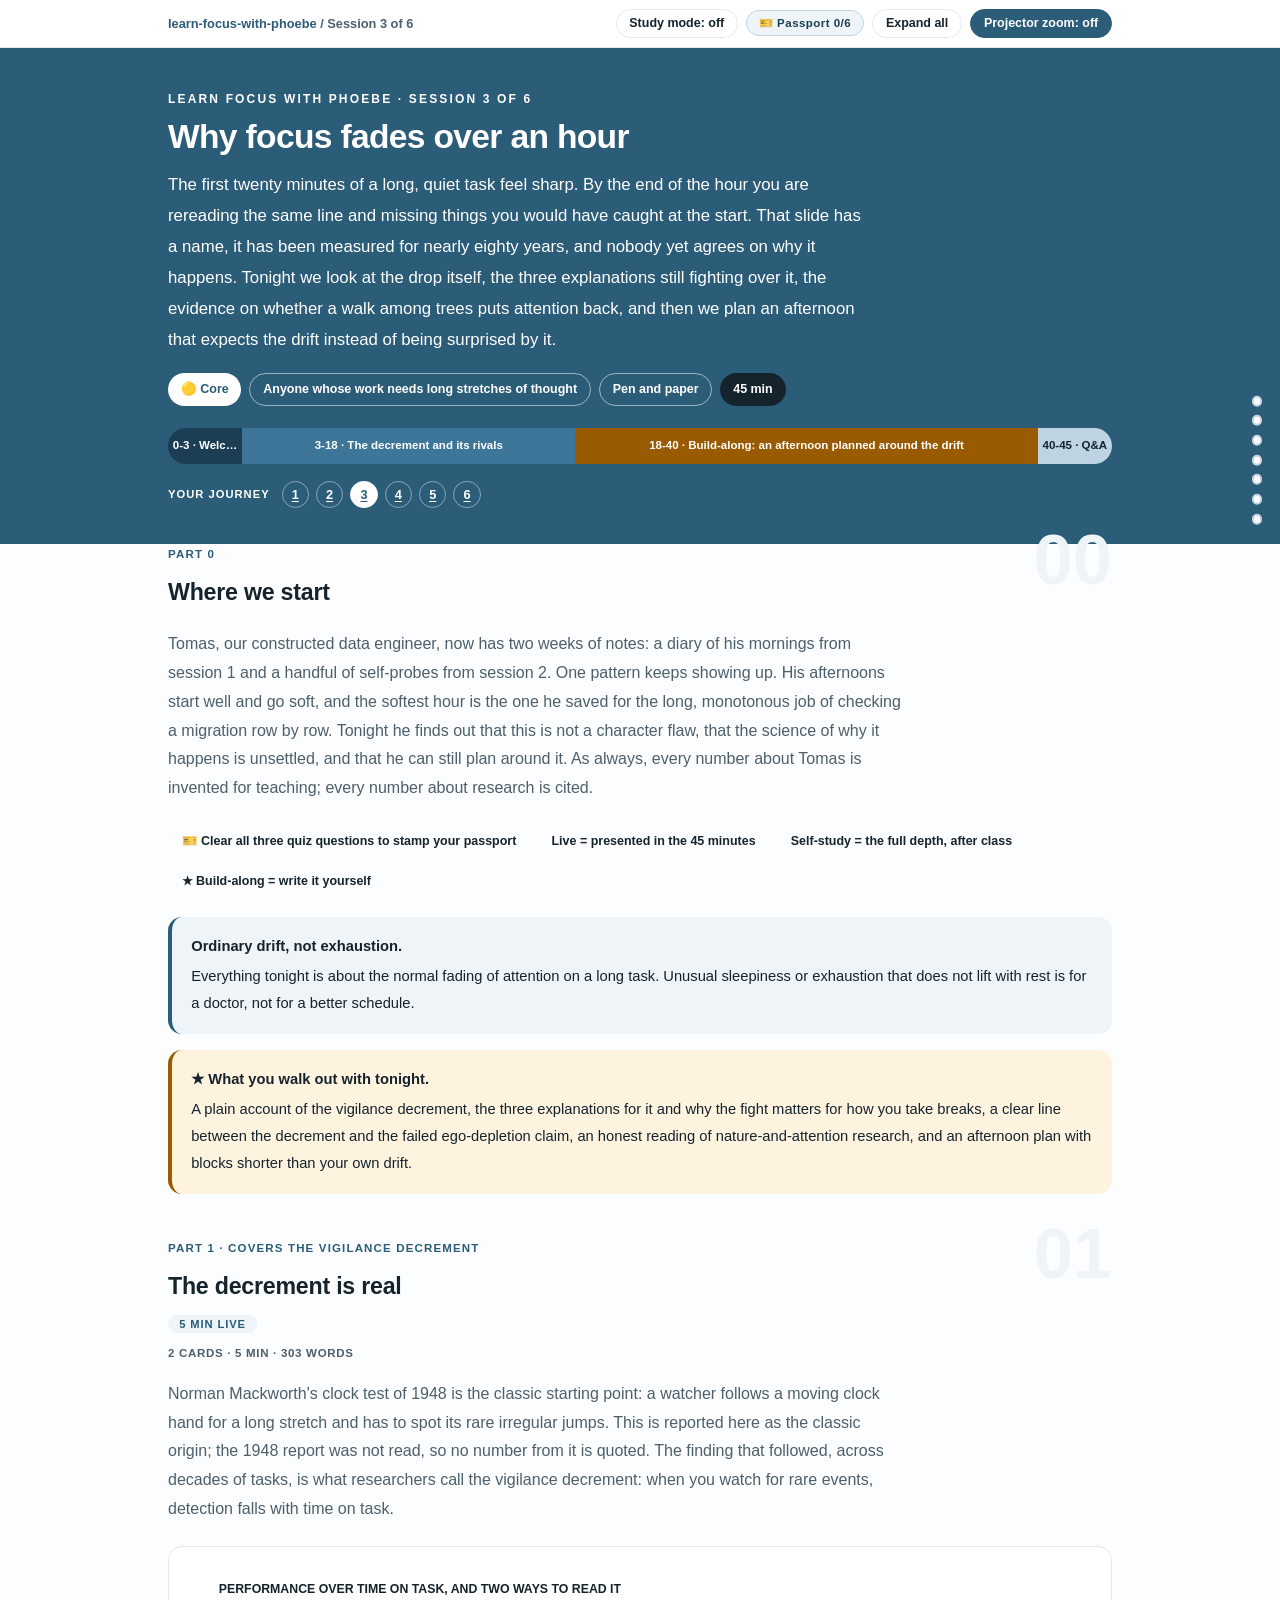
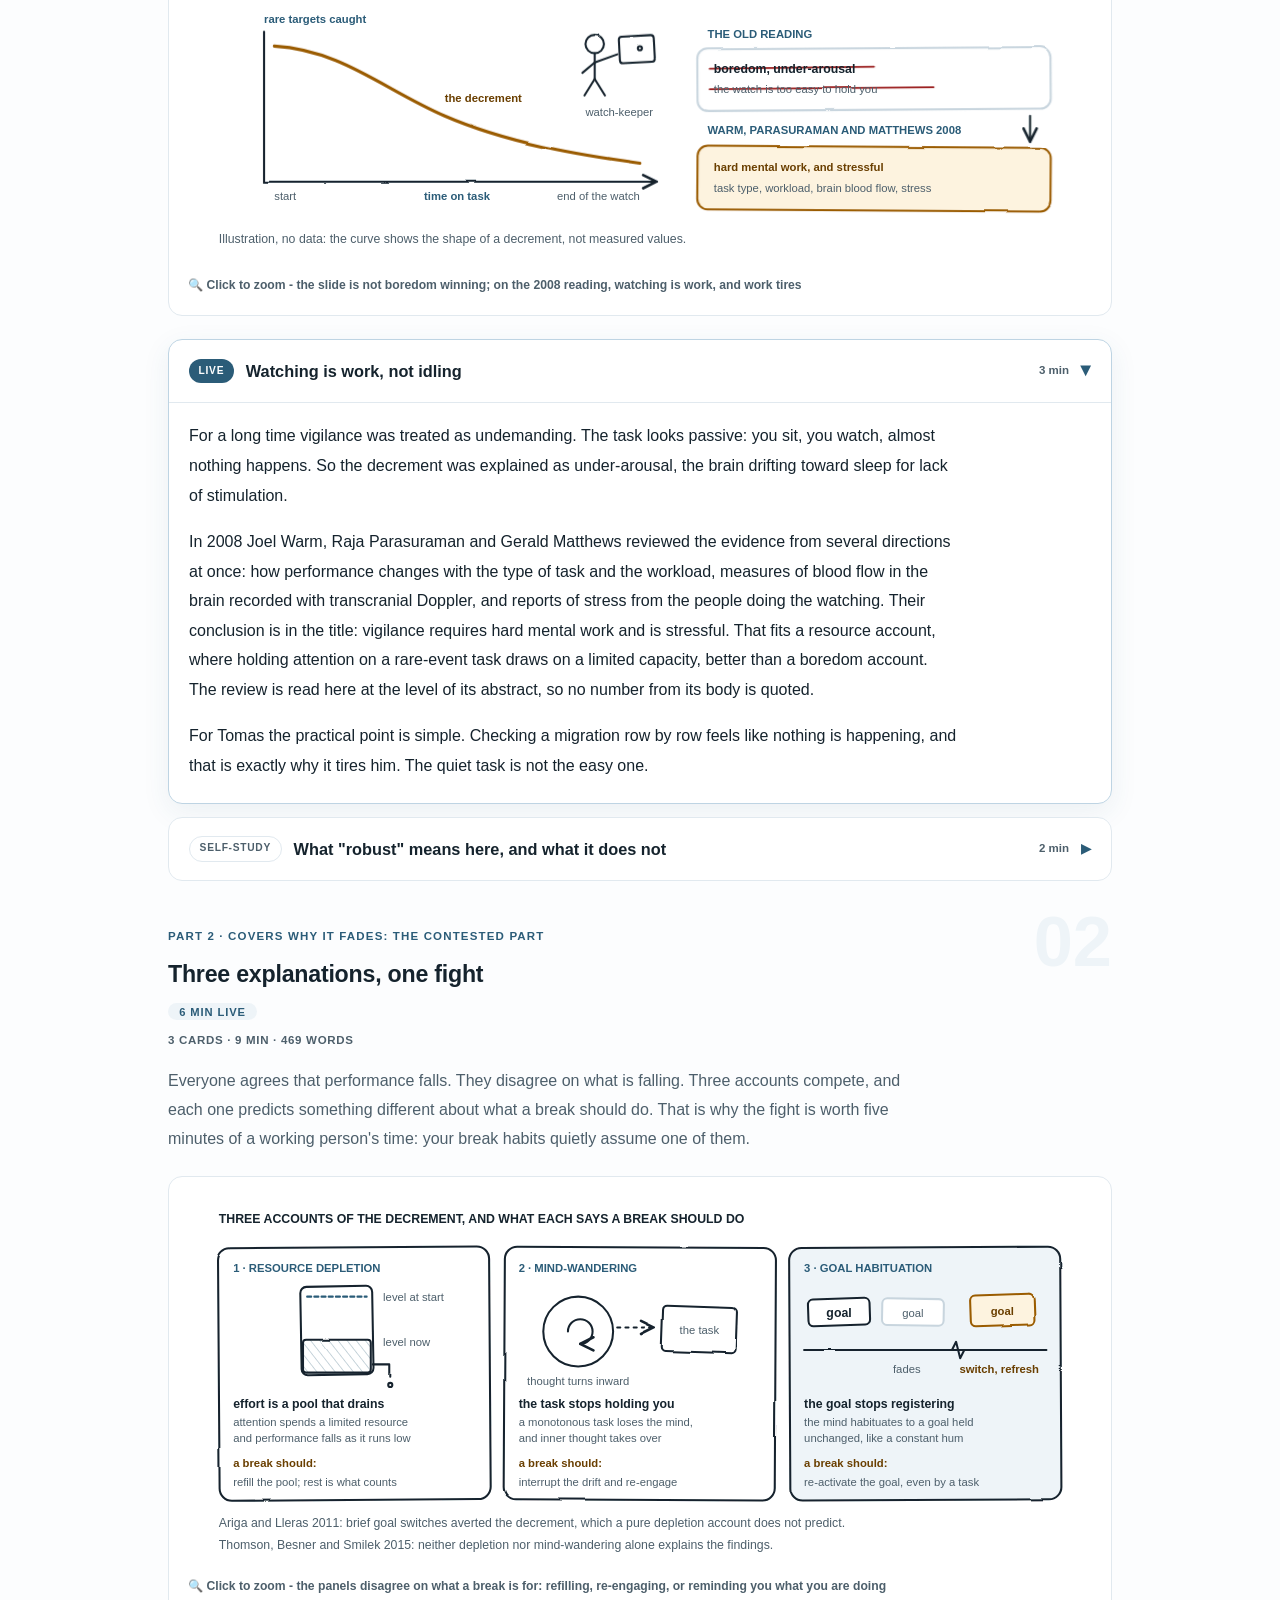
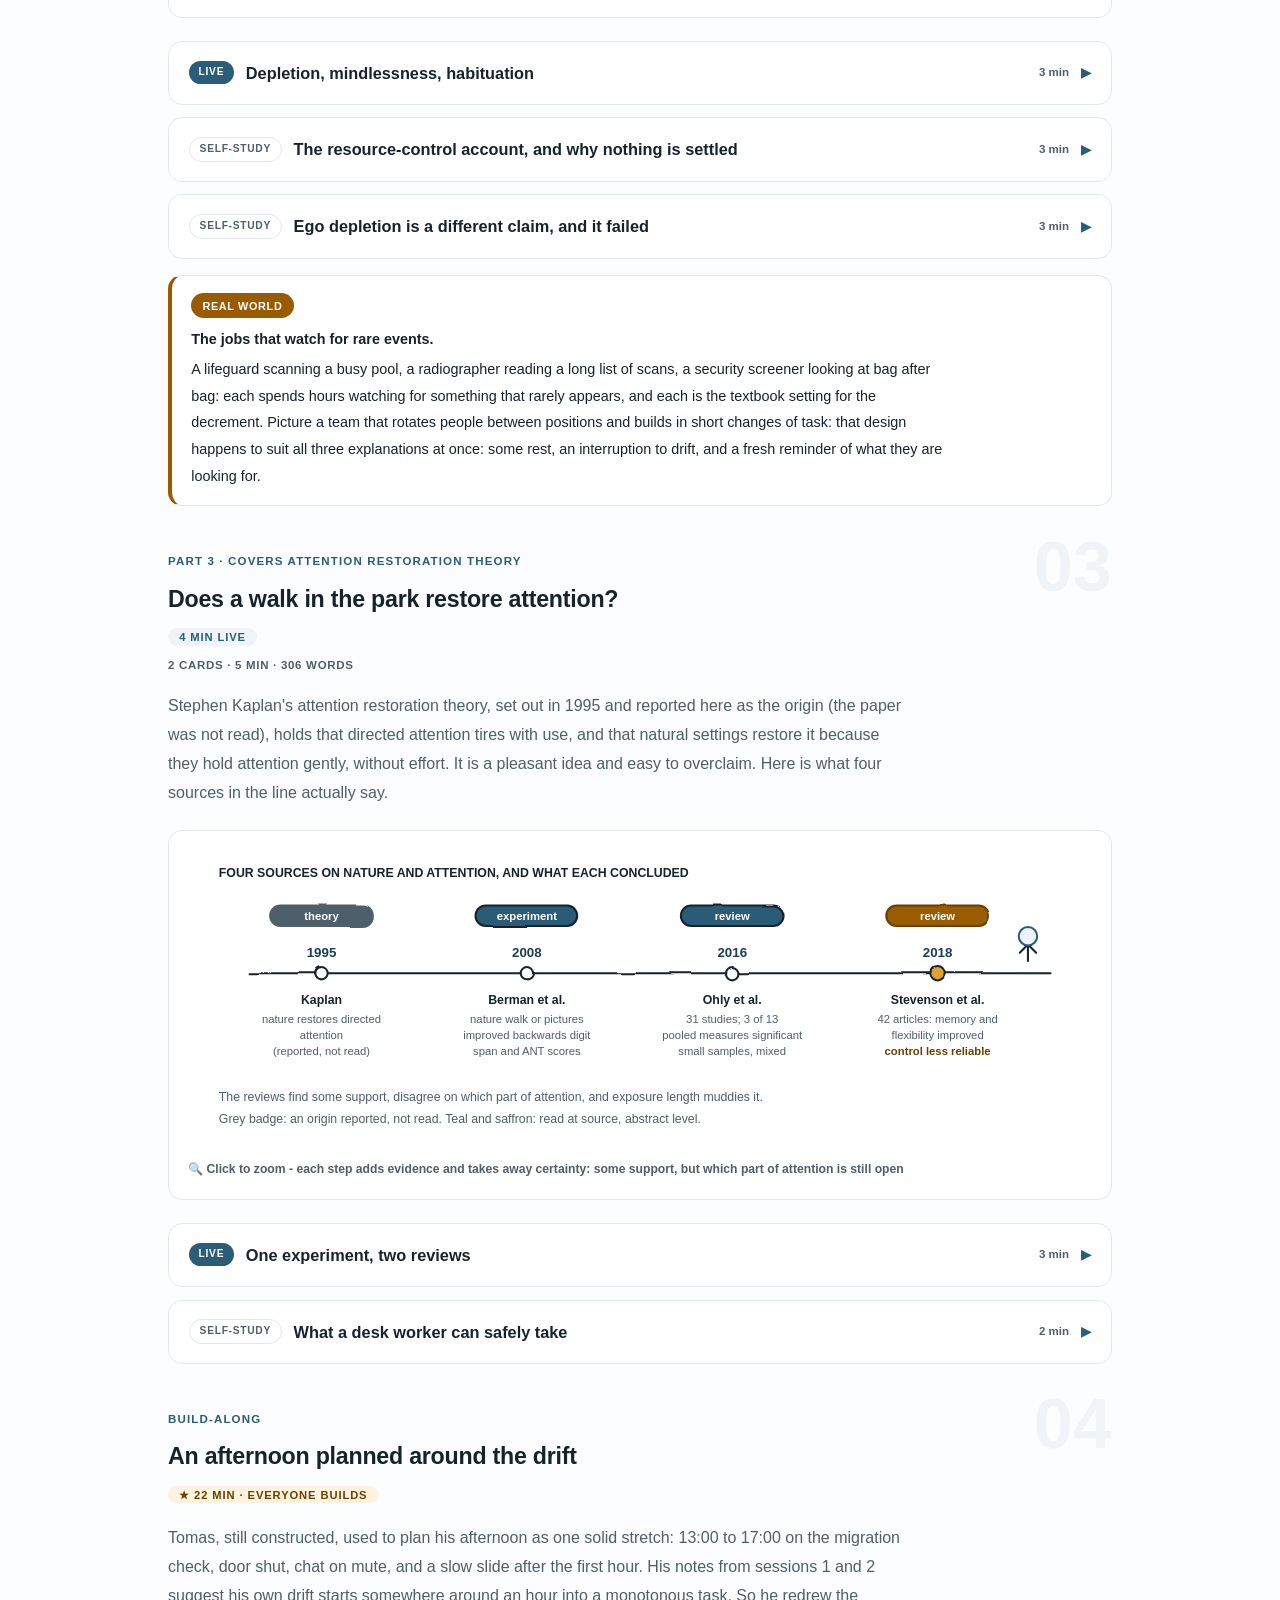
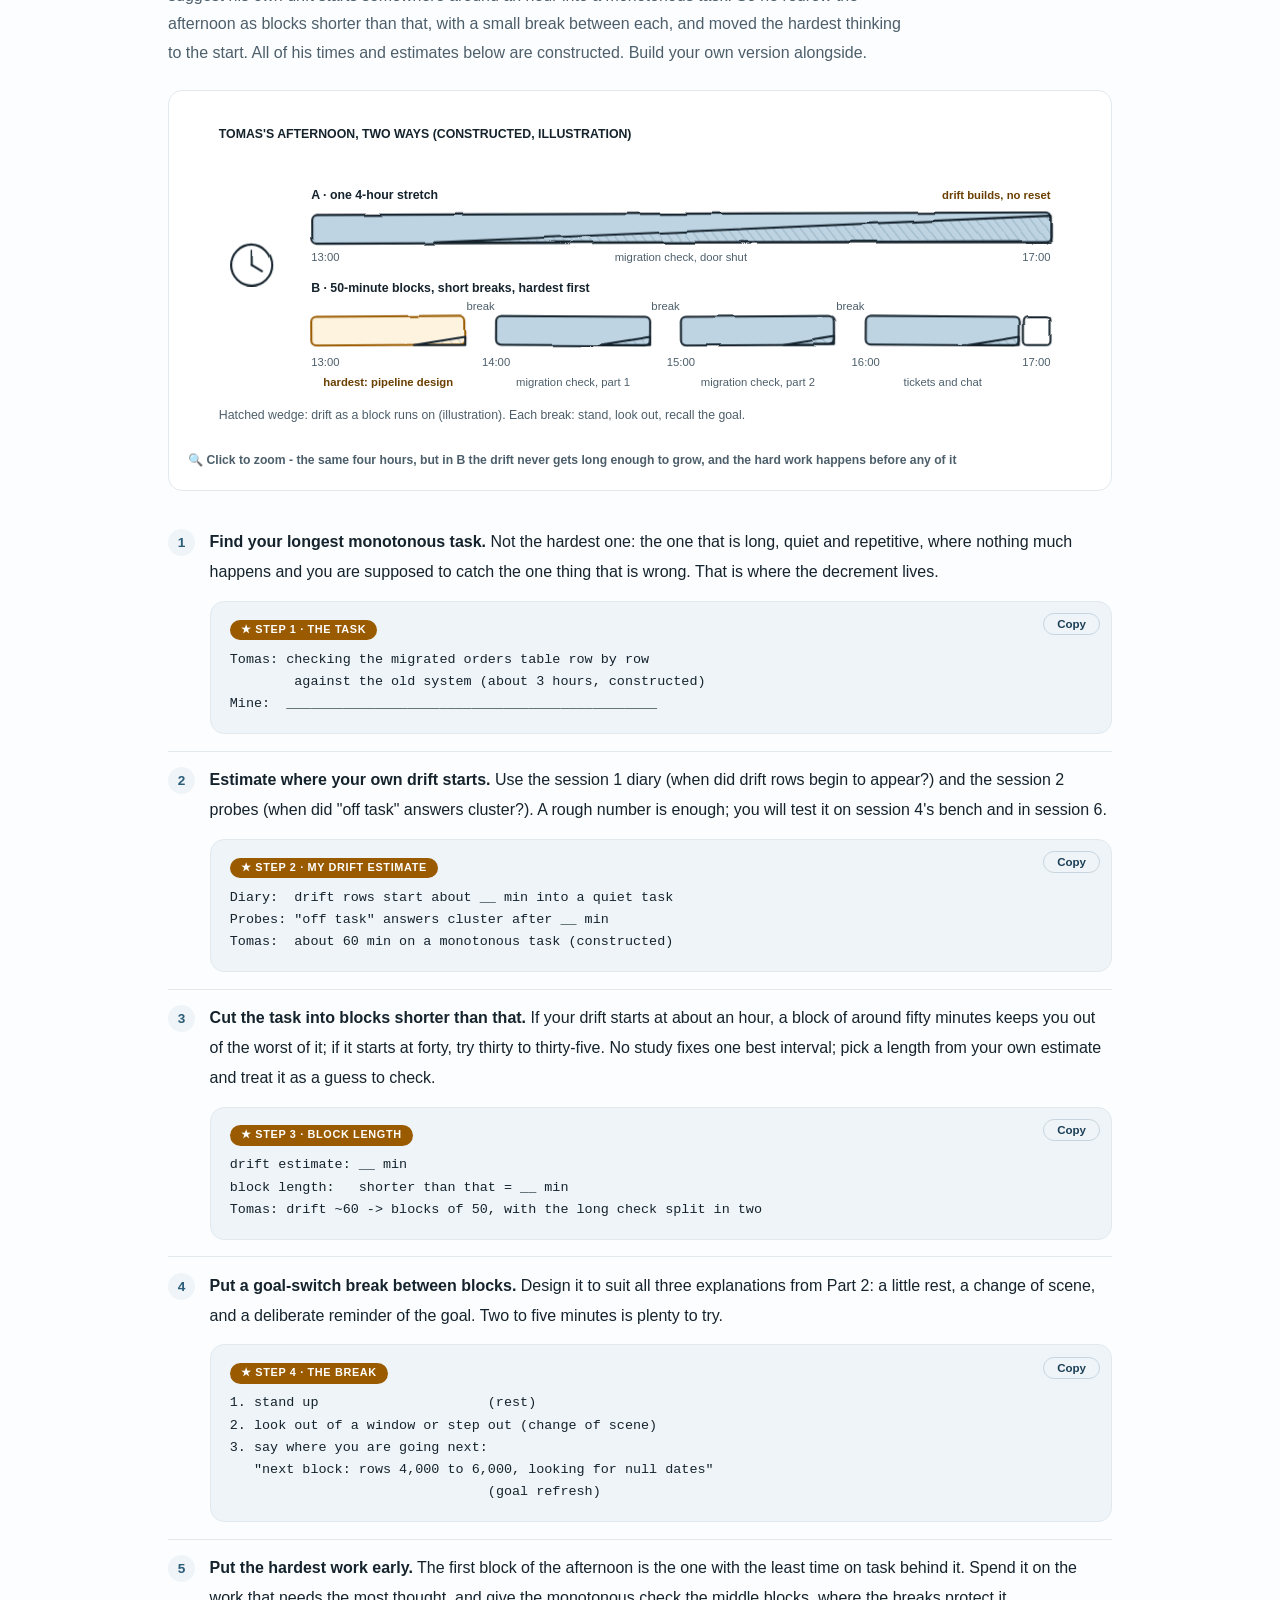
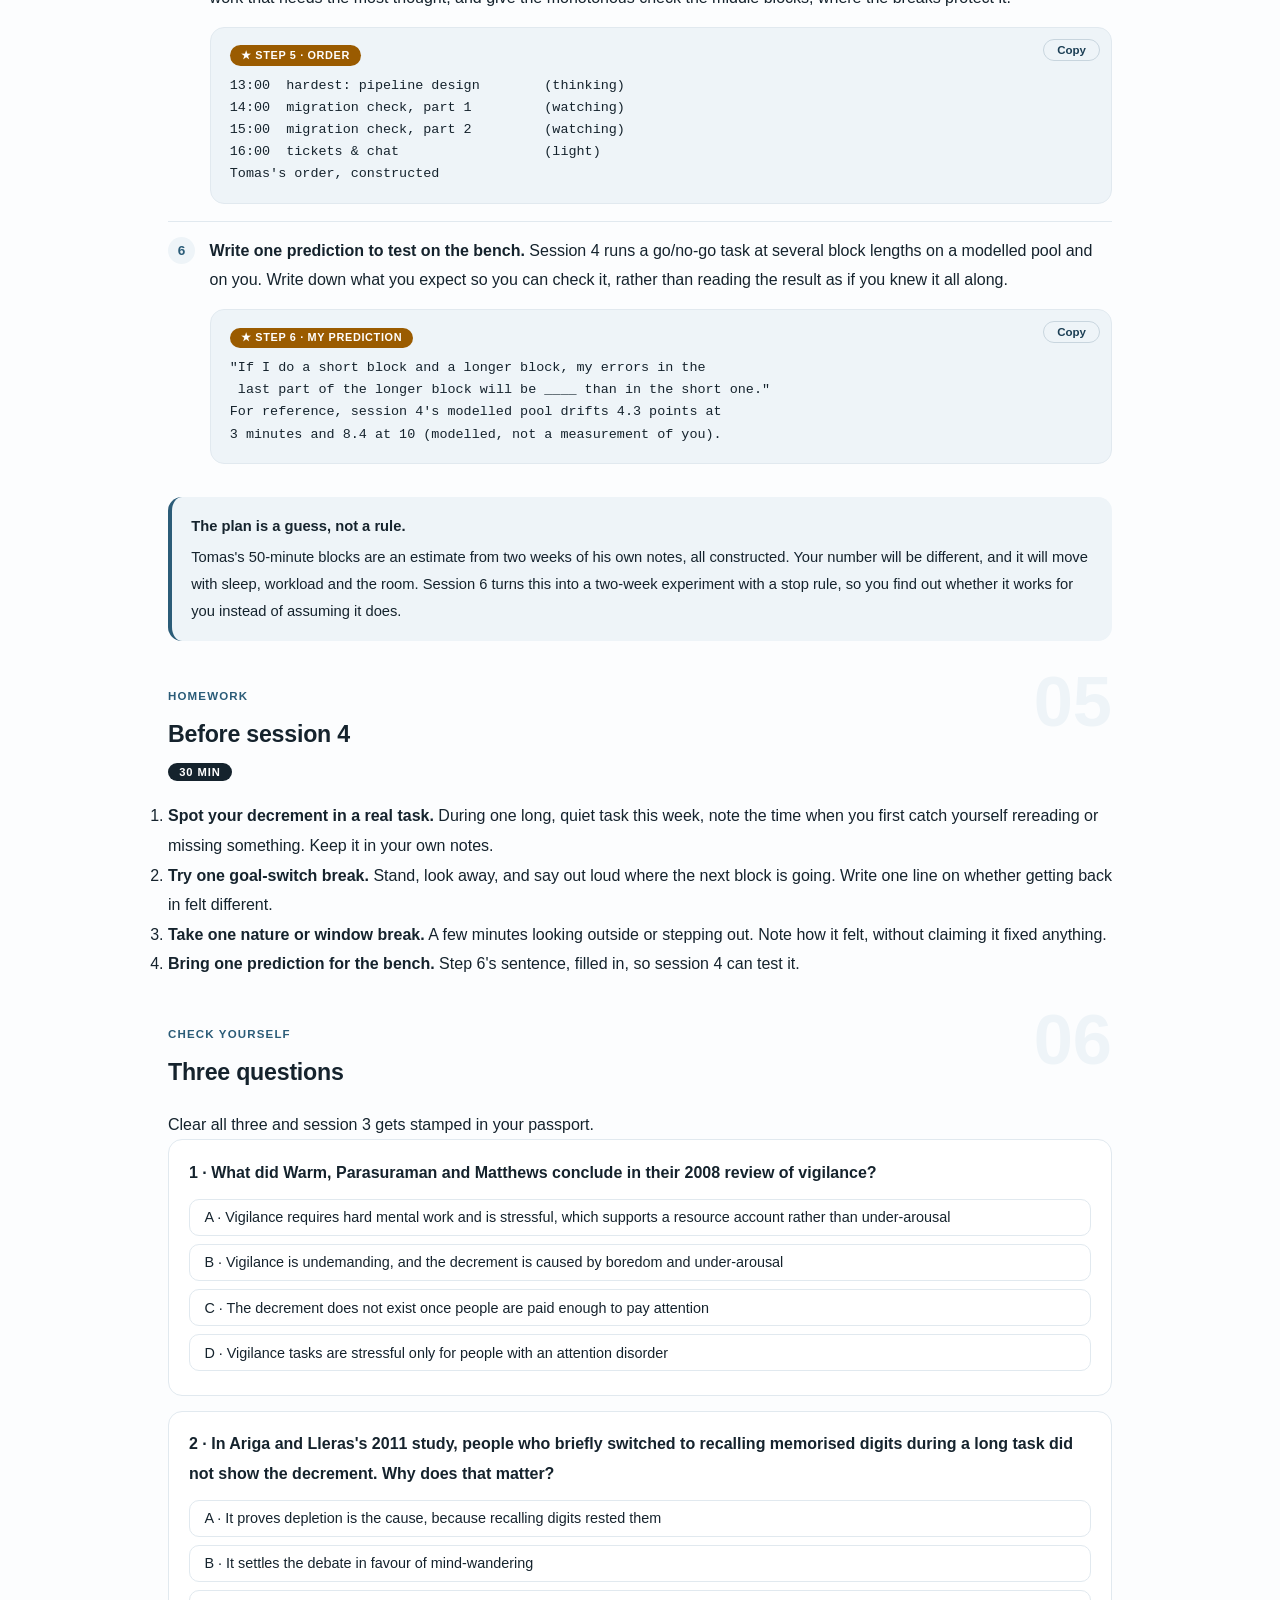
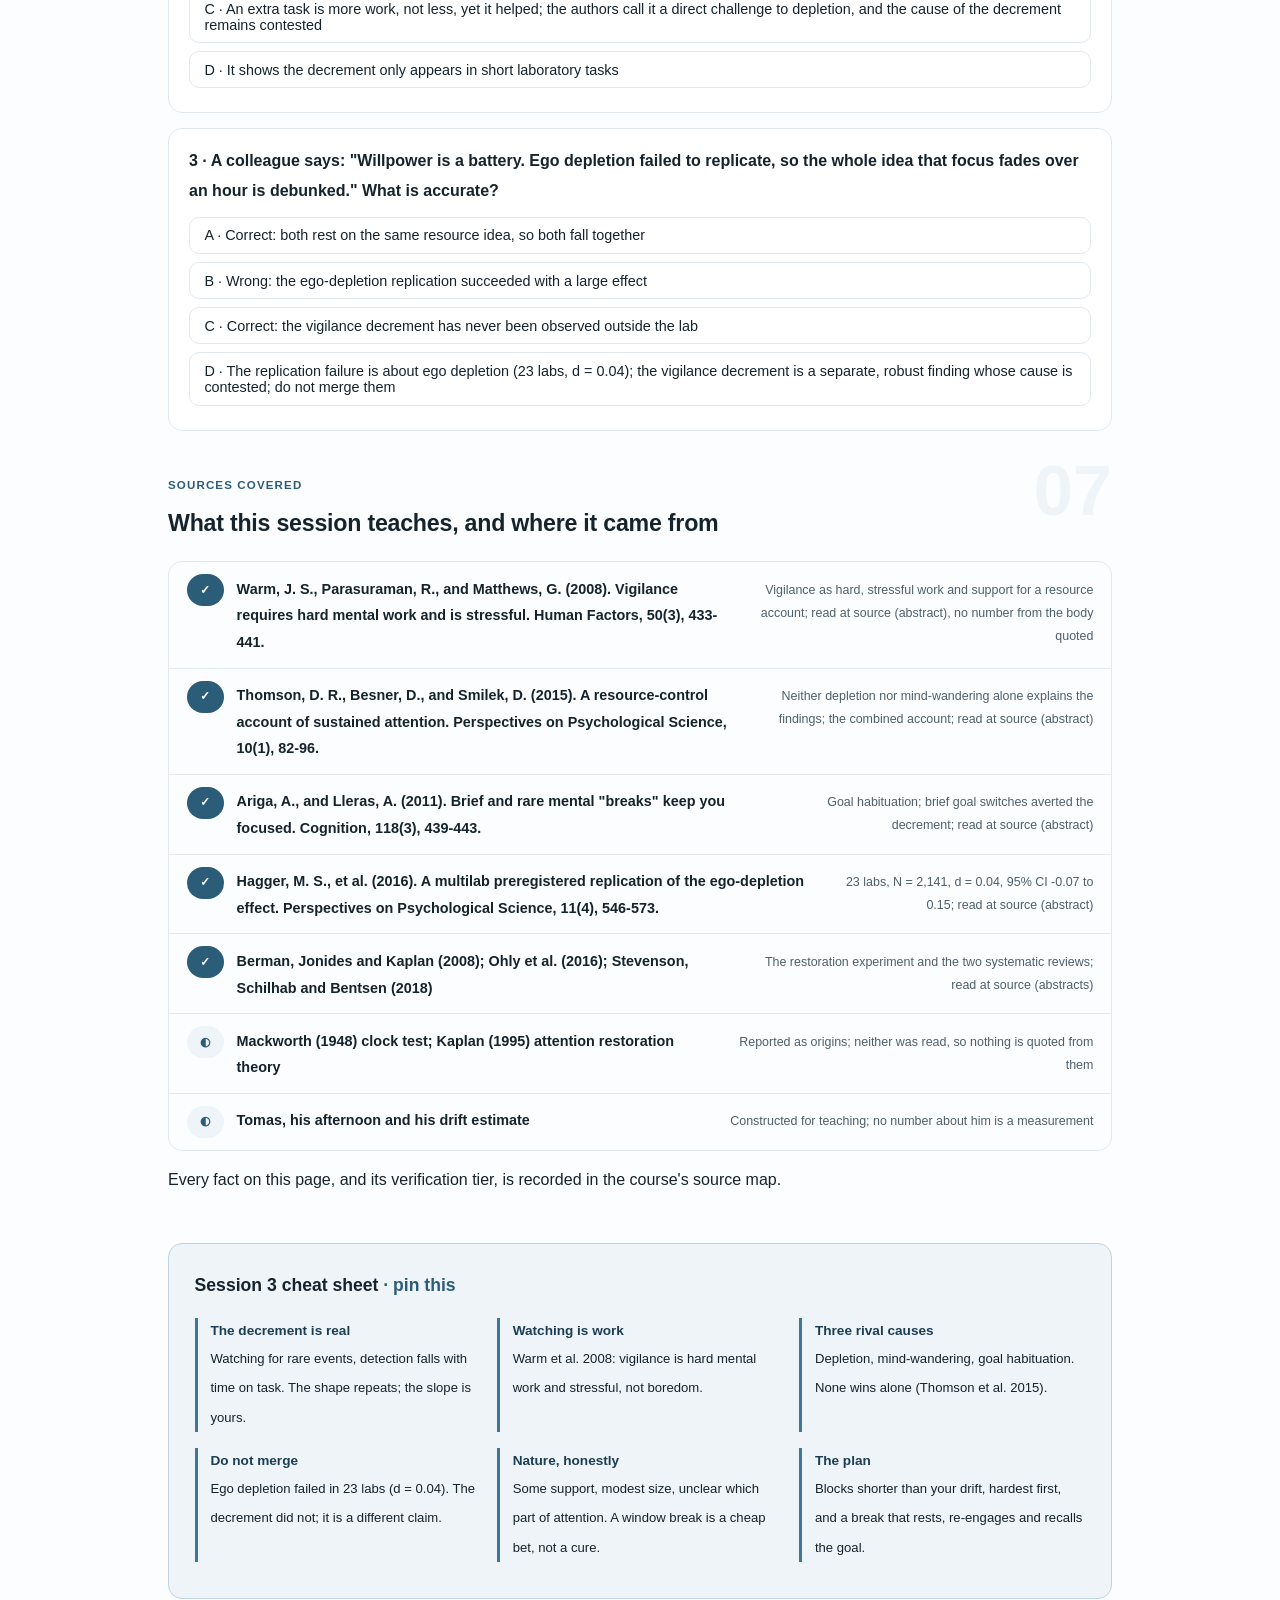
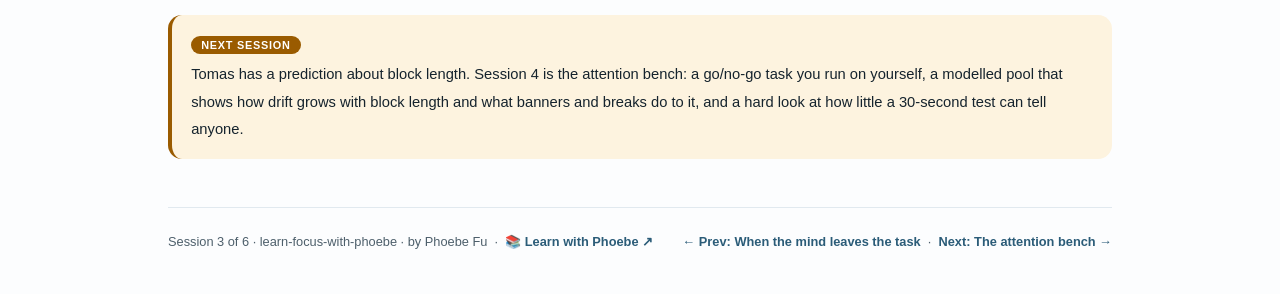
<file: courses/03-why-focus-fades.html>
<!DOCTYPE html>
<html lang="en">
<head>
<meta charset="UTF-8">
<meta name="viewport" content="width=device-width, initial-scale=1.0">
<!-- social:start -->
<meta name="description" content="Session 3 of 6. The vigilance decrement is real and its cause is contested: resource depletion, mind-wandering and goal habituation, why ego depletion is a different claim that failed, what attention restoration research does and does not show, and an afternoon planned around the drift.">
<meta property="og:type" content="article">
<meta property="og:site_name" content="Learn with Phoebe">
<meta property="og:title" content="Why focus fades over an hour - learn focus with phoebe">
<meta property="og:description" content="Session 3 of 6. The decrement, three rival explanations, the restoration debate, and an afternoon planned around the drift.">
<meta property="og:url" content="https://phoebefu6.github.io/learn-focus-with-phoebe/courses/03-why-focus-fades.html">
<meta property="og:image" content="https://phoebefu6.github.io/learn-focus-with-phoebe/assets/og-cover.png">
<meta property="og:image:width" content="1200">
<meta property="og:image:height" content="630">
<meta name="twitter:card" content="summary_large_image">
<meta name="twitter:title" content="Why focus fades over an hour - learn focus with phoebe">
<meta name="twitter:description" content="Session 3 of 6. The vigilance decrement, its contested cause, and the restoration debate.">
<meta name="twitter:image" content="https://phoebefu6.github.io/learn-focus-with-phoebe/assets/og-cover.png">
<!-- social:end -->
<title>Session 3 · Why focus fades over an hour - learn focus with phoebe</title>
<link rel="stylesheet" href="../assets/style.css?v=3">
</head>
<body>

<div class="toolbar">
  <div class="wrap">
    <span class="crumb"><a href="../index.html">learn-focus-with-phoebe</a> / Session 3 of 6</span>
    <button class="btn" id="toggle-all" type="button">Expand all</button>
    <button class="btn primary" id="zoom-toggle" type="button">Projector zoom: off</button>
  </div>
</div>

<header class="masthead">
  <div class="wrap">
    <div class="eyebrow">Learn Focus with Phoebe · Session 3 of 6</div>
    <h1>Why focus <span class="accent">fades</span> over an hour</h1>
    <p class="sub">The first twenty minutes of a long, quiet task feel sharp. By the end of the hour you are rereading the same line and missing things you would have caught at the start. That slide has a name, it has been measured for nearly eighty years, and nobody yet agrees on why it happens. Tonight we look at the drop itself, the three explanations still fighting over it, the evidence on whether a walk among trees puts attention back, and then we plan an afternoon that expects the drift instead of being surprised by it.</p>
    <div class="chip-row">
      <span class="chip level">🟡 Core</span>
      <span class="chip audience">Anyone whose work needs long stretches of thought</span>
      <span class="chip audience">Pen and paper</span>
      <span class="chip time">45 min</span>
    </div>
    <div class="agenda">
      <span class="a1" style="flex:1">0-3 · Welcome</span>
      <span class="a2" style="flex:5">3-18 · The decrement and its rivals</span>
      <span class="a3" style="flex:7">18-40 · Build-along: an afternoon planned around the drift</span>
      <span class="a4" style="flex:1">40-45 · Q&amp;A</span>
    </div>
  </div>
</header>

<main class="wrap">

  <section class="section" id="intro">
    <div class="section-kicker">
      <span class="klabel">Part 0</span>
      <h2>Where we start</h2>
    </div>
    <p class="lede">Tomas, our constructed data engineer, now has two weeks of notes: a diary of his mornings from session 1 and a handful of self-probes from session 2. One pattern keeps showing up. His afternoons start well and go soft, and the softest hour is the one he saved for the long, monotonous job of checking a migration row by row. Tonight he finds out that this is not a character flaw, that the science of why it happens is unsettled, and that he can still plan around it. As always, every number about Tomas is invented for teaching; every number about research is cited.</p>

    <div class="legend">
      <span class="pill">🎫 Clear all three quiz questions to stamp your passport</span>
      <span class="pill">Live = presented in the 45 minutes</span>
      <span class="pill">Self-study = the full depth, after class</span>
      <span class="pill">★ Build-along = write it yourself</span>
    </div>

    <div class="callout tip">
      <p><strong>Ordinary drift, not exhaustion.</strong> Everything tonight is about the normal fading of attention on a long task. Unusual sleepiness or exhaustion that does not lift with rest is for a doctor, not for a better schedule.</p>
    </div>

    <div class="callout win">
      <p><strong>★ What you walk out with tonight.</strong> A plain account of the vigilance decrement, the three explanations for it and why the fight matters for how you take breaks, a clear line between the decrement and the failed ego-depletion claim, an honest reading of nature-and-attention research, and an afternoon plan with blocks shorter than your own drift.</p>
    </div>
  </section>

  <section class="section" id="part-1">
    <div class="section-kicker">
      <span class="klabel">Part 1 · covers the vigilance decrement</span>
      <h2>The decrement is real</h2>
      <span class="tag concept">5 min live</span>
    </div>
    <p class="lede">Norman Mackworth's clock test of 1948 is the classic starting point: a watcher follows a moving clock hand for a long stretch and has to spot its rare irregular jumps. This is reported here as the classic origin; the 1948 report was not read, so no number from it is quoted. The finding that followed, across decades of tasks, is what researchers call the vigilance decrement: when you watch for rare events, detection falls with time on task.</p>

    <figure class="zoomable">
      <svg viewBox="0 0 880 290" xmlns="http://www.w3.org/2000/svg" role="img" aria-label="Left: an illustrative curve, no data, of rare targets caught against time on task, starting high and falling toward the end of the watch, with a watch-keeper at a screen. Right: two readings of the decrement. The old reading, struck through: boredom and under-arousal, the watch is too easy to hold you. The 2008 reading by Warm, Parasuraman and Matthews, highlighted: vigilance is hard mental work and stressful, drawn from task type, workload, brain blood flow and stress.">
        <defs>
          <filter id="f3aSk" x="-3%" y="-3%" width="106%" height="106%"><feTurbulence type="fractalNoise" baseFrequency="0.02" numOctaves="2" seed="31" result="n"/><feDisplacementMap in="SourceGraphic" in2="n" scale="2.4" xChannelSelector="R" yChannelSelector="G"/></filter>
          <marker id="f3aAr" viewBox="0 0 10 10" refX="9" refY="5" markerWidth="8" markerHeight="8" orient="auto"><path d="M1 1 L9 5 L1 9" fill="none" stroke="#15232D" stroke-width="1.6" stroke-linecap="round"/></marker>
        </defs>
        <style>
          .f3aH { font: 800 12px Inter, sans-serif; fill: #15232D; }
          .f3aL { font: 600 12px Inter, sans-serif; fill: #15232D; }
          .f3aS { font: 400 11px Inter, sans-serif; fill: #4D5F6B; }
          .f3aB { font: 800 11px Inter, sans-serif; fill: #6A3F00; }
          .f3aA { font: 700 11px Inter, sans-serif; fill: #2B5C78; }
          .f3aN { font: 400 12px Inter, sans-serif; fill: #4D5F6B; }
        </style>

        <text class="f3aH" x="30" y="26">PERFORMANCE OVER TIME ON TASK, AND TWO WAYS TO READ IT</text>

        <g filter="url(#f3aSk)" fill="none" stroke="#15232D" stroke-width="2" stroke-linecap="round" stroke-linejoin="round">
          <path d="M74 64 L74 210"/>
          <path d="M74 210 L456 210" marker-end="url(#f3aAr)"/>
          <path d="M84 78 C150 82, 190 120, 250 146 S 380 184, 440 192" stroke="#9A5B00" stroke-width="3"/>
          <circle cx="396" cy="76" r="9" fill="#FFFFFF"/>
          <path d="M396 85 L396 110"/>
          <path d="M396 94 L418 86"/>
          <path d="M396 94 L384 104"/>
          <path d="M396 110 L386 126"/>
          <path d="M396 110 L406 126"/>
          <rect x="420" y="68" width="34" height="26" rx="3" transform="rotate(-3 437 81)" fill="#FFFFFF"/>
          <circle cx="440" cy="80" r="2"/>
          <rect x="496" y="80" width="344" height="60" rx="10" transform="rotate(-0.4 668 110)" fill="#FFFFFF" stroke="#C8D5DE"/>
          <path data-strike="true" d="M508 100 L668 98" stroke="#991B1B" stroke-width="1.8"/>
          <path data-strike="true" d="M508 120 L726 118" stroke="#991B1B" stroke-width="1.8"/>
          <path d="M820 146 L820 170" marker-end="url(#f3aAr)"/>
          <rect x="496" y="176" width="344" height="62" rx="10" transform="rotate(0.4 668 207)" fill="#FDF3DF" stroke="#9A5B00"/>
        </g>

        <text class="f3aA" x="74" y="56">rare targets caught</text>
        <text class="f3aB" x="250" y="132">the decrement</text>
        <text class="f3aS" x="420" y="146" text-anchor="middle">watch-keeper</text>
        <text class="f3aS" x="84" y="228">start</text>
        <text class="f3aA" x="262" y="228" text-anchor="middle">time on task</text>
        <text class="f3aS" x="440" y="228" text-anchor="end">end of the watch</text>

        <text class="f3aA" x="506" y="70">THE OLD READING</text>
        <text class="f3aL" x="512" y="104">boredom, under-arousal</text>
        <text class="f3aS" x="512" y="124">the watch is too easy to hold you</text>
        <text class="f3aA" x="506" y="164">WARM, PARASURAMAN AND MATTHEWS 2008</text>
        <text class="f3aB" x="512" y="200">hard mental work, and stressful</text>
        <text class="f3aS" x="512" y="220">task type, workload, brain blood flow, stress</text>

        <text class="f3aN" x="30" y="270">Illustration, no data: the curve shows the shape of a decrement, not measured values.</text>
      </svg>
      <figcaption>🔍 Click to zoom - the slide is not boredom winning; on the 2008 reading, watching is work, and work tires</figcaption>
    </figure>

    <details class="card" open>
      <summary><span class="mode live">Live</span>Watching is work, not idling<span class="mini">3 min</span><span class="caret">▶</span></summary>
      <div class="body">
        <p>For a long time vigilance was treated as undemanding. The task looks passive: you sit, you watch, almost nothing happens. So the decrement was explained as under-arousal, the brain drifting toward sleep for lack of stimulation.</p>
        <p>In 2008 Joel Warm, Raja Parasuraman and Gerald Matthews reviewed the evidence from several directions at once: how performance changes with the type of task and the workload, measures of blood flow in the brain recorded with transcranial Doppler, and reports of stress from the people doing the watching. Their conclusion is in the title: vigilance requires hard mental work and is stressful. That fits a resource account, where holding attention on a rare-event task draws on a limited capacity, better than a boredom account. The review is read here at the level of its abstract, so no number from its body is quoted.</p>
        <p>For Tomas the practical point is simple. Checking a migration row by row feels like nothing is happening, and that is exactly why it tires him. The quiet task is not the easy one.</p>
      </div>
    </details>

    <details class="card">
      <summary><span class="mode self">Self-study</span>What "robust" means here, and what it does not<span class="mini">2 min</span><span class="caret">▶</span></summary>
      <div class="body">
        <p>The decrement shows up across many tasks and decades of research, which is why the reviews take it as given and argue about the cause instead. Robust means the shape repeats: detection of rare targets falls with time on task. It does not mean there is one universal curve with a known slope, a fixed number of minutes before it starts, or the same drop for every person and every job.</p>
        <p>That is why the figure above carries no numbers on its vertical axis. Session 4 puts a modelled drift on a go/no-go task, with its settings stated, so you can see how block length changes the slope in that model. Your own drift is something you estimate from your own notes, not something you read off a chart.</p>
      </div>
    </details>
  </section>

  <section class="section" id="part-2">
    <div class="section-kicker">
      <span class="klabel">Part 2 · covers why it fades: the contested part</span>
      <h2>Three explanations, one fight</h2>
      <span class="tag concept">6 min live</span>
    </div>
    <p class="lede">Everyone agrees that performance falls. They disagree on what is falling. Three accounts compete, and each one predicts something different about what a break should do. That is why the fight is worth five minutes of a working person's time: your break habits quietly assume one of them.</p>

    <figure class="zoomable">
      <svg viewBox="0 0 880 360" xmlns="http://www.w3.org/2000/svg" role="img" aria-label="Three panels. Resource depletion: a tank of effort whose level drops from where it started; a break should refill the pool. Mind-wandering: a head where an inner loop of thought takes over while the dashed line to the task weakens; a break should interrupt the drift. Goal habituation, highlighted: a goal tag that fades along a rail and is refreshed after a brief switch; a break should re-activate the goal, and even a small task can do that. Notes: Ariga and Lleras 2011 found brief goal switches averted the decrement; Thomson and colleagues 2015 argue neither depletion nor mind-wandering alone explains the findings.">
        <defs>
          <filter id="f3bSk" x="-3%" y="-3%" width="106%" height="106%"><feTurbulence type="fractalNoise" baseFrequency="0.02" numOctaves="2" seed="47" result="n"/><feDisplacementMap in="SourceGraphic" in2="n" scale="2.4" xChannelSelector="R" yChannelSelector="G"/></filter>
          <pattern id="f3bHc" patternUnits="userSpaceOnUse" width="7" height="7" patternTransform="rotate(-38)"><line x1="0" y1="0" x2="0" y2="7" stroke="#2B5C78" stroke-width="1" opacity=".5"/></pattern>
          <marker id="f3bAr" viewBox="0 0 10 10" refX="9" refY="5" markerWidth="8" markerHeight="8" orient="auto"><path d="M1 1 L9 5 L1 9" fill="none" stroke="#15232D" stroke-width="1.6" stroke-linecap="round"/></marker>
        </defs>
        <style>
          .f3bH { font: 800 12px Inter, sans-serif; fill: #15232D; }
          .f3bL { font: 600 12px Inter, sans-serif; fill: #15232D; }
          .f3bS { font: 400 11px Inter, sans-serif; fill: #4D5F6B; }
          .f3bB { font: 800 11px Inter, sans-serif; fill: #6A3F00; }
          .f3bA { font: 700 11px Inter, sans-serif; fill: #2B5C78; }
          .f3bN { font: 400 12px Inter, sans-serif; fill: #4D5F6B; }
        </style>

        <text class="f3bH" x="30" y="26">THREE ACCOUNTS OF THE DECREMENT, AND WHAT EACH SAYS A BREAK SHOULD DO</text>

        <g filter="url(#f3bSk)" fill="none" stroke="#15232D" stroke-width="2" stroke-linecap="round" stroke-linejoin="round">
          <rect x="30" y="50" width="264" height="246" rx="12" transform="rotate(-0.4 162 173)" fill="#FFFFFF"/>
          <rect x="308" y="50" width="264" height="246" rx="12" transform="rotate(0.3 440 173)" fill="#FFFFFF"/>
          <rect x="586" y="50" width="264" height="246" rx="12" transform="rotate(-0.3 718 173)" fill="#EEF4F8"/>
          <rect x="110" y="88" width="70" height="86" rx="6" transform="rotate(-1 145 131)" fill="#FFFFFF"/>
          <rect x="112" y="140" width="66" height="32" rx="3" fill="url(#f3bHc)"/>
          <path d="M116 98 L174 98" stroke="#2B5C78" stroke-dasharray="4 3"/>
          <path d="M180 164 L196 164 L196 176"/>
          <circle cx="196" cy="184" r="2"/>
          <circle cx="380" cy="132" r="34" fill="#FFFFFF"/>
          <path d="M370 132 A12 12 0 1 1 382 144" marker-end="url(#f3bAr)"/>
          <path d="M418 128 L454 128" stroke-dasharray="3 5" marker-end="url(#f3bAr)"/>
          <rect x="462" y="108" width="72" height="44" rx="4" transform="rotate(2 498 130)" fill="#FFFFFF"/>
          <path d="M600 150 L836 150"/>
          <rect x="604" y="100" width="60" height="26" rx="5" transform="rotate(-2 634 113)" fill="#FFFFFF"/>
          <rect x="676" y="100" width="60" height="26" rx="5" transform="rotate(1 706 113)" fill="#FFFFFF" stroke="#C8D5DE"/>
          <path d="M744 150 L748 142 L752 158 L756 150"/>
          <rect x="762" y="96" width="62" height="30" rx="5" transform="rotate(-2 793 111)" fill="#FDF3DF" stroke="#9A5B00"/>
        </g>

        <text class="f3bA" x="44" y="74">1 · RESOURCE DEPLETION</text>
        <text class="f3bS" x="190" y="102">level at start</text>
        <text class="f3bS" x="190" y="146">level now</text>
        <text class="f3bL" x="44" y="206">effort is a pool that drains</text>
        <text class="f3bS" x="44" y="224">attention spends a limited resource</text>
        <text class="f3bS" x="44" y="240">and performance falls as it runs low</text>
        <text class="f3bB" x="44" y="264">a break should:</text>
        <text class="f3bS" x="44" y="282">refill the pool; rest is what counts</text>

        <text class="f3bA" x="322" y="74">2 · MIND-WANDERING</text>
        <text class="f3bS" x="498" y="134" text-anchor="middle">the task</text>
        <text class="f3bS" x="380" y="184" text-anchor="middle">thought turns inward</text>
        <text class="f3bL" x="322" y="206">the task stops holding you</text>
        <text class="f3bS" x="322" y="224">a monotonous task loses the mind,</text>
        <text class="f3bS" x="322" y="240">and inner thought takes over</text>
        <text class="f3bB" x="322" y="264">a break should:</text>
        <text class="f3bS" x="322" y="282">interrupt the drift and re-engage</text>

        <text class="f3bA" x="600" y="74">3 · GOAL HABITUATION</text>
        <text class="f3bL" x="634" y="118" text-anchor="middle">goal</text>
        <text class="f3bS" x="706" y="118" text-anchor="middle">goal</text>
        <text class="f3bB" x="793" y="116" text-anchor="middle">goal</text>
        <text class="f3bS" x="700" y="172" text-anchor="middle">fades</text>
        <text class="f3bB" x="790" y="172" text-anchor="middle">switch, refresh</text>
        <text class="f3bL" x="600" y="206">the goal stops registering</text>
        <text class="f3bS" x="600" y="224">the mind habituates to a goal held</text>
        <text class="f3bS" x="600" y="240">unchanged, like a constant hum</text>
        <text class="f3bB" x="600" y="264">a break should:</text>
        <text class="f3bS" x="600" y="282">re-activate the goal, even by a task</text>

        <text class="f3bN" x="30" y="322">Ariga and Lleras 2011: brief goal switches averted the decrement, which a pure depletion account does not predict.</text>
        <text class="f3bN" x="30" y="344">Thomson, Besner and Smilek 2015: neither depletion nor mind-wandering alone explains the findings.</text>
      </svg>
      <figcaption>🔍 Click to zoom - the panels disagree on what a break is for: refilling, re-engaging, or reminding you what you are doing</figcaption>
    </figure>

    <details class="card">
      <summary><span class="mode live">Live</span>Depletion, mindlessness, habituation<span class="mini">3 min</span><span class="caret">▶</span></summary>
      <div class="body">
        <p><strong>Resource depletion</strong> says sustained attention spends a limited capacity, and performance falls as it runs low. Warm and colleagues' 2008 review leans this way. If it is right, a break works by resting.</p>
        <p><strong>Mindlessness, or mind-wandering</strong>, says the opposite of hard work: a monotonous task fails to hold the mind, attention turns inward to your own thoughts, and the misses follow. Session 2's material on mind-wandering is the same process seen from the inside. If this is right, a break works by interrupting the drift.</p>
        <p><strong>Goal habituation</strong> is the newest of the three. Atsunori Ariga and Alejandro Lleras argued in 2011 that the mind habituates to a goal held without change, the way you stop hearing a fan. In their study, people who briefly switched to a different goal during the task, recalling digits they had memorised beforehand, did not show the decrement. The authors call that a direct challenge to depletion: an extra task is more work, not less, yet it helped. Their study is read here at the level of its abstract.</p>
      </div>
    </details>

    <details class="card">
      <summary><span class="mode self">Self-study</span>The resource-control account, and why nothing is settled<span class="mini">3 min</span><span class="caret">▶</span></summary>
      <div class="body">
        <p>In 2015 David Thomson, Derek Besner and Daniel Smilek reviewed the depletion and mind-wandering literatures and concluded that neither theory on its own explains the findings. They proposed a resource-control account that combines both: the resources for the task may not run out as such, but the control that keeps them pointed at the task weakens over time, and attention slides toward your own thoughts.</p>
        <p>So the honest summary is three accounts and one proposed merger, none of them winning outright. You do not need to pick a side to act. A break that combines a little rest, a change of scene and a deliberate reminder of the goal is consistent with all three, which is the design the build-along uses.</p>
      </div>
    </details>

    <details class="card">
      <summary><span class="mode self">Self-study</span>Ego depletion is a different claim, and it failed<span class="mini">3 min</span><span class="caret">▶</span></summary>
      <div class="body">
        <p>"Ego depletion" is the idea that self-control draws on a resource that runs out: resist the biscuits, and you will give up sooner on the next hard puzzle. It sounds like a cousin of the depletion account above, and it is often quoted as if it were the same thing.</p>
        <p>In 2016 Martin Hagger and colleagues ran a pre-registered replication of the classic ego-depletion effect in 23 labs with 2,141 participants. The pooled effect was d = 0.04, with a 95% confidence interval from -0.07 to 0.15: close to zero, and the interval includes zero.</p>
        <p>Keep the two apart. The vigilance decrement is a robust finding about performance on long watching tasks; what causes it is contested. Ego depletion is a claim about self-control carrying over between tasks, and it failed a large replication. One does not prop up or knock down the other. If someone tells you "willpower is a battery, so your focus runs out after lunch", they have merged two different claims, and the stronger-sounding half is the one that failed.</p>
      </div>
    </details>

    <div class="callout example">
      <span class="ex-pill">Real world</span>
      <p><strong>The jobs that watch for rare events.</strong> A lifeguard scanning a busy pool, a radiographer reading a long list of scans, a security screener looking at bag after bag: each spends hours watching for something that rarely appears, and each is the textbook setting for the decrement. Picture a team that rotates people between positions and builds in short changes of task: that design happens to suit all three explanations at once: some rest, an interruption to drift, and a fresh reminder of what they are looking for.</p>
    </div>
  </section>

  <section class="section" id="part-3">
    <div class="section-kicker">
      <span class="klabel">Part 3 · covers attention restoration theory</span>
      <h2>Does a walk in the park restore attention?</h2>
      <span class="tag concept">4 min live</span>
    </div>
    <p class="lede">Stephen Kaplan's attention restoration theory, set out in 1995 and reported here as the origin (the paper was not read), holds that directed attention tires with use, and that natural settings restore it because they hold attention gently, without effort. It is a pleasant idea and easy to overclaim. Here is what four sources in the line actually say.</p>

    <figure class="zoomable">
      <svg viewBox="0 0 880 290" xmlns="http://www.w3.org/2000/svg" role="img" aria-label="A timeline of four sources. 1995, theory, Kaplan, reported: nature restores directed attention; origin, not read. 2008, experiment, Berman, Jonides and Kaplan: a nature walk or nature pictures improved backwards digit span and Attention Network Test scores. 2016, review, Ohly and colleagues: 31 studies, 3 of 13 pooled measures significant, small samples and mixed results. 2018, review, Stevenson, Schilhab and Bentsen, highlighted: 42 articles, working memory and flexibility improved, attentional control less reliable, low to moderate effects.">
        <defs>
          <filter id="f3cSk" x="-3%" y="-3%" width="106%" height="106%"><feTurbulence type="fractalNoise" baseFrequency="0.02" numOctaves="2" seed="53" result="n"/><feDisplacementMap in="SourceGraphic" in2="n" scale="2.4" xChannelSelector="R" yChannelSelector="G"/></filter>
        </defs>
        <style>
          .f3cH { font: 800 12px Inter, sans-serif; fill: #15232D; }
          .f3cL { font: 600 12px Inter, sans-serif; fill: #15232D; }
          .f3cS { font: 400 11px Inter, sans-serif; fill: #4D5F6B; }
          .f3cW { font: 800 11px Inter, sans-serif; fill: #FFFFFF; }
          .f3cV { font: 800 13px Inter, sans-serif; fill: #1B3E54; }
          .f3cB { font: 800 11px Inter, sans-serif; fill: #6A3F00; }
          .f3cN { font: 400 12px Inter, sans-serif; fill: #4D5F6B; }
        </style>

        <text class="f3cH" x="30" y="26">FOUR SOURCES ON NATURE AND ATTENTION, AND WHAT EACH CONCLUDED</text>

        <g filter="url(#f3cSk)" fill="none" stroke="#15232D" stroke-width="2" stroke-linecap="round" stroke-linejoin="round">
          <path d="M60 120 L840 120"/>
          <rect x="80" y="54" width="100" height="20" rx="10" fill="#4D5F6B" stroke="#4D5F6B"/>
          <rect x="280" y="54" width="100" height="20" rx="10" fill="#2B5C78"/>
          <rect x="480" y="54" width="100" height="20" rx="10" fill="#2B5C78"/>
          <rect x="680" y="54" width="100" height="20" rx="10" fill="#9A5B00" stroke="#6A3F00"/>
          <circle cx="130" cy="120" r="6" fill="#FFFFFF"/>
          <circle cx="330" cy="120" r="6" fill="#FFFFFF"/>
          <circle cx="530" cy="120" r="6" fill="#FFFFFF"/>
          <circle cx="730" cy="120" r="7" fill="#E0A030"/>
          <path d="M818 108 L818 92 M818 92 L810 100 M818 92 L826 100 M818 92 L818 84"/>
          <circle cx="818" cy="84" r="9" fill="#EEF4F8" stroke="#2B5C78"/>
        </g>

        <text class="f3cW" x="130" y="68" text-anchor="middle">theory</text>
        <text class="f3cW" x="330" y="68" text-anchor="middle">experiment</text>
        <text class="f3cW" x="530" y="68" text-anchor="middle">review</text>
        <text class="f3cW" x="730" y="68" text-anchor="middle">review</text>
        <text class="f3cV" x="130" y="104" text-anchor="middle">1995</text>
        <text class="f3cV" x="330" y="104" text-anchor="middle">2008</text>
        <text class="f3cV" x="530" y="104" text-anchor="middle">2016</text>
        <text class="f3cV" x="730" y="104" text-anchor="middle">2018</text>

        <text class="f3cL" x="130" y="150" text-anchor="middle">Kaplan</text>
        <text class="f3cS" x="130" y="168" text-anchor="middle">nature restores directed</text>
        <text class="f3cS" x="130" y="184" text-anchor="middle">attention</text>
        <text class="f3cS" x="130" y="200" text-anchor="middle">(reported, not read)</text>

        <text class="f3cL" x="330" y="150" text-anchor="middle">Berman et al.</text>
        <text class="f3cS" x="330" y="168" text-anchor="middle">nature walk or pictures</text>
        <text class="f3cS" x="330" y="184" text-anchor="middle">improved backwards digit</text>
        <text class="f3cS" x="330" y="200" text-anchor="middle">span and ANT scores</text>

        <text class="f3cL" x="530" y="150" text-anchor="middle">Ohly et al.</text>
        <text class="f3cS" x="530" y="168" text-anchor="middle">31 studies; 3 of 13</text>
        <text class="f3cS" x="530" y="184" text-anchor="middle">pooled measures significant</text>
        <text class="f3cS" x="530" y="200" text-anchor="middle">small samples, mixed</text>

        <text class="f3cL" x="730" y="150" text-anchor="middle">Stevenson et al.</text>
        <text class="f3cS" x="730" y="168" text-anchor="middle">42 articles: memory and</text>
        <text class="f3cS" x="730" y="184" text-anchor="middle">flexibility improved</text>
        <text class="f3cB" x="730" y="200" text-anchor="middle">control less reliable</text>

        <text class="f3cN" x="30" y="244">The reviews find some support, disagree on which part of attention, and exposure length muddies it.</text>
        <text class="f3cN" x="30" y="266">Grey badge: an origin reported, not read. Teal and saffron: read at source, abstract level.</text>
      </svg>
      <figcaption>🔍 Click to zoom - each step adds evidence and takes away certainty: some support, but which part of attention is still open</figcaption>
    </figure>

    <details class="card">
      <summary><span class="mode live">Live</span>One experiment, two reviews<span class="mini">3 min</span><span class="caret">▶</span></summary>
      <div class="body">
        <p><strong>The experiment.</strong> Marc Berman, John Jonides and Stephen Kaplan reported in 2008 that a walk in nature, or even looking at pictures of nature, improved performance on backwards digit span (repeating a string of digits in reverse) and on the Attention Network Test from session 1, compared with urban walks or urban pictures.</p>
        <p><strong>The first review.</strong> Heather Ohly and colleagues pooled 31 studies in 2016. Of the meta-analyses they could run, three measures showed significant pooled effects (digit span forward, digit span backward and Trail Making B); the other ten did not. They flagged small samples and a lot of variation between studies.</p>
        <p><strong>The second review.</strong> Matt Stevenson, Theresa Schilhab and Peter Bentsen looked at 42 articles published since July 2013. Working memory and cognitive flexibility improved after nature exposure; attentional control, the part the theory is most about, was less reliable. Effects were low to moderate. Real exposures may do more than virtual ones, but real exposures also tended to last longer, so the two cannot be separated.</p>
        <p>Put together: there is some support, it is uncertain which aspect of attention benefits, and the size is modest. That is a disagreement to teach, not one to resolve.</p>
      </div>
    </details>

    <details class="card">
      <summary><span class="mode self">Self-study</span>What a desk worker can safely take<span class="mini">2 min</span><span class="caret">▶</span></summary>
      <div class="body">
        <p>A short break spent looking out of a window, or a few minutes outdoors, costs little and may help. The evidence does not promise a reset, and it does not say how long or how green the break has to be. Treat it as a cheap bet you can test on yourself, not a cure.</p>
        <p>It also fits Part 2 neatly. A walk outside is rest (depletion), a change of scene (mind-wandering) and, if you use the last minute of it to remember what you are going back to, a goal refresh (habituation). Tomas's office has one window, at the end of the walkway; his plan uses it.</p>
      </div>
    </details>
  </section>

  <section class="section" id="demo-1">
    <div class="section-kicker">
      <span class="klabel">Build-along</span>
      <h2>An afternoon planned around the drift</h2>
      <span class="tag demo">★ 22 min · everyone builds</span>
    </div>
    <p class="lede">Tomas, still constructed, used to plan his afternoon as one solid stretch: 13:00 to 17:00 on the migration check, door shut, chat on mute, and a slow slide after the first hour. His notes from sessions 1 and 2 suggest his own drift starts somewhere around an hour into a monotonous task. So he redrew the afternoon as blocks shorter than that, with a small break between each, and moved the hardest thinking to the start. All of his times and estimates below are constructed. Build your own version alongside.</p>

    <figure class="zoomable">
      <svg viewBox="0 0 880 320" xmlns="http://www.w3.org/2000/svg" role="img" aria-label="Tomas's afternoon from 13:00 to 17:00, two ways, constructed, illustration. Version A: one solid four-hour block with a hatched drift wedge that grows steadily until 17:00 with no reset. Version B: four 50-minute blocks with short breaks at 13:50, 14:50 and 15:50; the first block, pipeline design, is the hardest task and is highlighted; each block has only a small drift wedge at its end before the break resets it.">
        <defs>
          <filter id="f3dSk" x="-3%" y="-3%" width="106%" height="106%"><feTurbulence type="fractalNoise" baseFrequency="0.02" numOctaves="2" seed="59" result="n"/><feDisplacementMap in="SourceGraphic" in2="n" scale="2.4" xChannelSelector="R" yChannelSelector="G"/></filter>
          <pattern id="f3dHc" patternUnits="userSpaceOnUse" width="7" height="7" patternTransform="rotate(-38)"><line x1="0" y1="0" x2="0" y2="7" stroke="#2B5C78" stroke-width="1" opacity=".5"/></pattern>
        </defs>
        <style>
          .f3dH { font: 800 12px Inter, sans-serif; fill: #15232D; }
          .f3dL { font: 600 12px Inter, sans-serif; fill: #15232D; }
          .f3dS { font: 400 11px Inter, sans-serif; fill: #4D5F6B; }
          .f3dB { font: 800 11px Inter, sans-serif; fill: #6A3F00; }
          .f3dA { font: 700 11px Inter, sans-serif; fill: #2B5C78; }
          .f3dN { font: 400 12px Inter, sans-serif; fill: #4D5F6B; }
        </style>

        <text class="f3dH" x="30" y="26">TOMAS'S AFTERNOON, TWO WAYS (CONSTRUCTED, ILLUSTRATION)</text>

        <g filter="url(#f3dSk)" fill="none" stroke="#15232D" stroke-width="2" stroke-linecap="round" stroke-linejoin="round">
          <rect x="120" y="100" width="720" height="28" rx="5" transform="rotate(-0.2 480 114)" fill="#BED4E3"/>
          <path d="M240 128 L840 128 L840 102 Z" fill="url(#f3dHc)"/>
          <circle cx="62" cy="150" r="20" fill="#FFFFFF"/>
          <path d="M62 150 L62 136"/>
          <path d="M62 150 L72 156"/>
          <rect x="120" y="200" width="150" height="28" rx="5" transform="rotate(-0.4 195 214)" fill="#FDF3DF" stroke="#9A5B00"/>
          <path d="M220 228 L270 228 L270 220 Z" fill="url(#f3dHc)"/>
          <rect x="300" y="200" width="150" height="28" rx="5" transform="rotate(0.3 375 214)" fill="#BED4E3"/>
          <path d="M400 228 L450 228 L450 220 Z" fill="url(#f3dHc)"/>
          <rect x="480" y="200" width="150" height="28" rx="5" transform="rotate(-0.3 555 214)" fill="#BED4E3"/>
          <path d="M580 228 L630 228 L630 220 Z" fill="url(#f3dHc)"/>
          <rect x="660" y="200" width="150" height="28" rx="5" transform="rotate(0.4 735 214)" fill="#BED4E3"/>
          <path d="M760 228 L810 228 L810 220 Z" fill="url(#f3dHc)"/>
          <rect x="814" y="200" width="26" height="28" rx="4" fill="#FFFFFF"/>
        </g>

        <text class="f3dL" x="120" y="86">A · one 4-hour stretch</text>
        <text class="f3dB" x="840" y="86" text-anchor="end">drift builds, no reset</text>
        <text class="f3dS" x="120" y="146">13:00</text>
        <text class="f3dS" x="840" y="146" text-anchor="end">17:00</text>
        <text class="f3dS" x="480" y="146" text-anchor="middle">migration check, door shut</text>

        <text class="f3dL" x="120" y="176">B · 50-minute blocks, short breaks, hardest first</text>
        <text class="f3dS" x="285" y="194" text-anchor="middle">break</text>
        <text class="f3dS" x="465" y="194" text-anchor="middle">break</text>
        <text class="f3dS" x="645" y="194" text-anchor="middle">break</text>
        <text class="f3dS" x="120" y="248">13:00</text>
        <text class="f3dS" x="300" y="248" text-anchor="middle">14:00</text>
        <text class="f3dS" x="480" y="248" text-anchor="middle">15:00</text>
        <text class="f3dS" x="660" y="248" text-anchor="middle">16:00</text>
        <text class="f3dS" x="840" y="248" text-anchor="end">17:00</text>
        <text class="f3dB" x="195" y="268" text-anchor="middle">hardest: pipeline design</text>
        <text class="f3dS" x="375" y="268" text-anchor="middle">migration check, part 1</text>
        <text class="f3dS" x="555" y="268" text-anchor="middle">migration check, part 2</text>
        <text class="f3dS" x="735" y="268" text-anchor="middle">tickets and chat</text>

        <text class="f3dN" x="30" y="300">Hatched wedge: drift as a block runs on (illustration). Each break: stand, look out, recall the goal.</text>
      </svg>
      <figcaption>🔍 Click to zoom - the same four hours, but in B the drift never gets long enough to grow, and the hard work happens before any of it</figcaption>
    </figure>

    <div class="steps">
      <div class="step">
        <p><strong>Find your longest monotonous task.</strong> Not the hardest one: the one that is long, quiet and repetitive, where nothing much happens and you are supposed to catch the one thing that is wrong. That is where the decrement lives.</p>
        <div class="prompt-box good"><span class="label">★ Step 1 · the task</span>Tomas: checking the migrated orders table row by row
        against the old system (about 3 hours, constructed)
Mine:  ______________________________________________</div>
      </div>
      <div class="step">
        <p><strong>Estimate where your own drift starts.</strong> Use the session 1 diary (when did drift rows begin to appear?) and the session 2 probes (when did "off task" answers cluster?). A rough number is enough; you will test it on session 4's bench and in session 6.</p>
        <div class="prompt-box good"><span class="label">★ Step 2 · my drift estimate</span>Diary:  drift rows start about __ min into a quiet task
Probes: "off task" answers cluster after __ min
Tomas:  about 60 min on a monotonous task (constructed)</div>
      </div>
      <div class="step">
        <p><strong>Cut the task into blocks shorter than that.</strong> If your drift starts at about an hour, a block of around fifty minutes keeps you out of the worst of it; if it starts at forty, try thirty to thirty-five. No study fixes one best interval; pick a length from your own estimate and treat it as a guess to check.</p>
        <div class="prompt-box good"><span class="label">★ Step 3 · block length</span>drift estimate: __ min
block length:   shorter than that = __ min
Tomas: drift ~60 -&gt; blocks of 50, with the long check split in two</div>
      </div>
      <div class="step">
        <p><strong>Put a goal-switch break between blocks.</strong> Design it to suit all three explanations from Part 2: a little rest, a change of scene, and a deliberate reminder of the goal. Two to five minutes is plenty to try.</p>
        <div class="prompt-box good"><span class="label">★ Step 4 · the break</span>1. stand up                     (rest)
2. look out of a window or step out (change of scene)
3. say where you are going next:
   "next block: rows 4,000 to 6,000, looking for null dates"
                                (goal refresh)</div>
      </div>
      <div class="step">
        <p><strong>Put the hardest work early.</strong> The first block of the afternoon is the one with the least time on task behind it. Spend it on the work that needs the most thought, and give the monotonous check the middle blocks, where the breaks protect it.</p>
        <div class="prompt-box good"><span class="label">★ Step 5 · order</span>13:00  hardest: pipeline design        (thinking)
14:00  migration check, part 1         (watching)
15:00  migration check, part 2         (watching)
16:00  tickets &amp; chat                  (light)
Tomas's order, constructed</div>
      </div>
      <div class="step">
        <p><strong>Write one prediction to test on the bench.</strong> Session 4 runs a go/no-go task at several block lengths on a modelled pool and on you. Write down what you expect so you can check it, rather than reading the result as if you knew it all along.</p>
        <div class="prompt-box good"><span class="label">★ Step 6 · my prediction</span>"If I do a short block and a longer block, my errors in the
 last part of the longer block will be ____ than in the short one."
For reference, session 4's modelled pool drifts 4.3 points at
3 minutes and 8.4 at 10 (modelled, not a measurement of you).</div>
      </div>
    </div>

    <div class="callout tip">
      <p><strong>The plan is a guess, not a rule.</strong> Tomas's 50-minute blocks are an estimate from two weeks of his own notes, all constructed. Your number will be different, and it will move with sleep, workload and the room. Session 6 turns this into a two-week experiment with a stop rule, so you find out whether it works for you instead of assuming it does.</p>
    </div>
  </section>

  <section class="section" id="exercise">
    <div class="section-kicker">
      <span class="klabel">Homework</span>
      <h2>Before session 4</h2>
      <span class="tag exercise">30 min</span>
    </div>
    <ol>
      <li><strong>Spot your decrement in a real task.</strong> During one long, quiet task this week, note the time when you first catch yourself rereading or missing something. Keep it in your own notes.</li>
      <li><strong>Try one goal-switch break.</strong> Stand, look away, and say out loud where the next block is going. Write one line on whether getting back in felt different.</li>
      <li><strong>Take one nature or window break.</strong> A few minutes looking outside or stepping out. Note how it felt, without claiming it fixed anything.</li>
      <li><strong>Bring one prediction for the bench.</strong> Step 6's sentence, filled in, so session 4 can test it.</li>
    </ol>
  </section>

  <section class="section" id="quiz">
    <div class="section-kicker">
      <span class="klabel">Check yourself</span>
      <h2>Three questions</h2>
    </div>
    <p>Clear all three and session 3 gets stamped in your passport.</p>

    <div class="quiz-q" data-answer="0">
      <p class="qtext">1 · What did Warm, Parasuraman and Matthews conclude in their 2008 review of vigilance?</p>
      <button class="qopt" type="button">A · Vigilance requires hard mental work and is stressful, which supports a resource account rather than under-arousal</button>
      <button class="qopt" type="button">B · Vigilance is undemanding, and the decrement is caused by boredom and under-arousal</button>
      <button class="qopt" type="button">C · The decrement does not exist once people are paid enough to pay attention</button>
      <button class="qopt" type="button">D · Vigilance tasks are stressful only for people with an attention disorder</button>
      <p class="qwhy">The review drew on task type, workload, brain blood flow and stress reports, and found watching for rare events is hard work and stressful. B is the older reading it argued against. Nothing in the abstract limits the finding to any clinical group.</p>
    </div>

    <div class="quiz-q" data-answer="2">
      <p class="qtext">2 · In Ariga and Lleras's 2011 study, people who briefly switched to recalling memorised digits during a long task did not show the decrement. Why does that matter?</p>
      <button class="qopt" type="button">A · It proves depletion is the cause, because recalling digits rested them</button>
      <button class="qopt" type="button">B · It settles the debate in favour of mind-wandering</button>
      <button class="qopt" type="button">C · An extra task is more work, not less, yet it helped; the authors call it a direct challenge to depletion, and the cause of the decrement remains contested</button>
      <button class="qopt" type="button">D · It shows the decrement only appears in short laboratory tasks</button>
      <p class="qwhy">A pure depletion account predicts extra work should not help. Ariga and Lleras argued for goal habituation instead, but Thomson and colleagues' 2015 review still found no single theory explains everything. Nothing is settled, which is why a break that rests, re-engages and refreshes the goal is the safe design.</p>
    </div>

    <div class="quiz-q" data-answer="3">
      <p class="qtext">3 · A colleague says: "Willpower is a battery. Ego depletion failed to replicate, so the whole idea that focus fades over an hour is debunked." What is accurate?</p>
      <button class="qopt" type="button">A · Correct: both rest on the same resource idea, so both fall together</button>
      <button class="qopt" type="button">B · Wrong: the ego-depletion replication succeeded with a large effect</button>
      <button class="qopt" type="button">C · Correct: the vigilance decrement has never been observed outside the lab</button>
      <button class="qopt" type="button">D · The replication failure is about ego depletion (23 labs, d = 0.04); the vigilance decrement is a separate, robust finding whose cause is contested; do not merge them</button>
      <p class="qwhy">Hagger and colleagues' 2016 replication tested self-control carrying over between tasks and found an effect close to zero. The decrement is about performance on long watching tasks and has been seen for decades. They are different claims; the failure of one says nothing about the other.</p>
    </div>

    <p class="quiz-score"></p>
  </section>

  <section class="section" id="official">
    <div class="section-kicker">
      <span class="klabel">Sources covered</span>
      <h2>What this session teaches, and where it came from</h2>
    </div>
    <div class="covered">
      <div class="covered-row"><span class="status pill solid">✓</span><span class="name">Warm, J. S., Parasuraman, R., and Matthews, G. (2008). Vigilance requires hard mental work and is stressful. Human Factors, 50(3), 433-441.</span><span class="note">Vigilance as hard, stressful work and support for a resource account; read at source (abstract), no number from the body quoted</span></div>
      <div class="covered-row"><span class="status pill solid">✓</span><span class="name">Thomson, D. R., Besner, D., and Smilek, D. (2015). A resource-control account of sustained attention. Perspectives on Psychological Science, 10(1), 82-96.</span><span class="note">Neither depletion nor mind-wandering alone explains the findings; the combined account; read at source (abstract)</span></div>
      <div class="covered-row"><span class="status pill solid">✓</span><span class="name">Ariga, A., and Lleras, A. (2011). Brief and rare mental "breaks" keep you focused. Cognition, 118(3), 439-443.</span><span class="note">Goal habituation; brief goal switches averted the decrement; read at source (abstract)</span></div>
      <div class="covered-row"><span class="status pill solid">✓</span><span class="name">Hagger, M. S., et al. (2016). A multilab preregistered replication of the ego-depletion effect. Perspectives on Psychological Science, 11(4), 546-573.</span><span class="note">23 labs, N = 2,141, d = 0.04, 95% CI -0.07 to 0.15; read at source (abstract)</span></div>
      <div class="covered-row"><span class="status pill solid">✓</span><span class="name">Berman, Jonides and Kaplan (2008); Ohly et al. (2016); Stevenson, Schilhab and Bentsen (2018)</span><span class="note">The restoration experiment and the two systematic reviews; read at source (abstracts)</span></div>
      <div class="covered-row"><span class="status pill light">◐</span><span class="name">Mackworth (1948) clock test; Kaplan (1995) attention restoration theory</span><span class="note">Reported as origins; neither was read, so nothing is quoted from them</span></div>
      <div class="covered-row"><span class="status pill light">◐</span><span class="name">Tomas, his afternoon and his drift estimate</span><span class="note">Constructed for teaching; no number about him is a measurement</span></div>
    </div>
    <p class="mono" style="margin-top:14px">Every fact on this page, and its verification tier, is recorded in the course's source map.</p>
  </section>

  <section class="cheat" id="cheatsheet">
    <h3>Session 3 cheat sheet <span>· pin this</span></h3>
    <div class="grid-2">
      <div class="cheat-item"><b>The decrement is real</b><span>Watching for rare events, detection falls with time on task. The shape repeats; the slope is yours.</span></div>
      <div class="cheat-item"><b>Watching is work</b><span>Warm et al. 2008: vigilance is hard mental work and stressful, not boredom.</span></div>
      <div class="cheat-item"><b>Three rival causes</b><span>Depletion, mind-wandering, goal habituation. None wins alone (Thomson et al. 2015).</span></div>
      <div class="cheat-item"><b>Do not merge</b><span>Ego depletion failed in 23 labs (d = 0.04). The decrement did not; it is a different claim.</span></div>
      <div class="cheat-item"><b>Nature, honestly</b><span>Some support, modest size, unclear which part of attention. A window break is a cheap bet, not a cure.</span></div>
      <div class="cheat-item"><b>The plan</b><span>Blocks shorter than your drift, hardest first, and a break that rests, re-engages and recalls the goal.</span></div>
    </div>
  </section>

  <div class="callout next">
    <span class="nx-pill">Next session</span>
    <p>Tomas has a prediction about block length. Session 4 is the attention bench: a go/no-go task you run on yourself, a modelled pool that shows how drift grows with block length and what banners and breaks do to it, and a hard look at how little a 30-second test can tell anyone.</p>
  </div>

  <footer class="pagefoot">
    <span>Session 3 of 6 · learn-focus-with-phoebe · by Phoebe Fu &nbsp;·&nbsp; 📚 <a href="https://phoebefu6.github.io/learn-with-phoebe/">Learn with Phoebe ↗</a></span>
    <span><a href="02-when-the-mind-leaves.html">← Prev: When the mind leaves the task</a> &nbsp;·&nbsp; <a href="04-the-attention-bench.html">Next: The attention bench →</a></span>
  </footer>

</main>

<script src="../assets/app.js?v=1"></script>
</body>
</html>
</file>
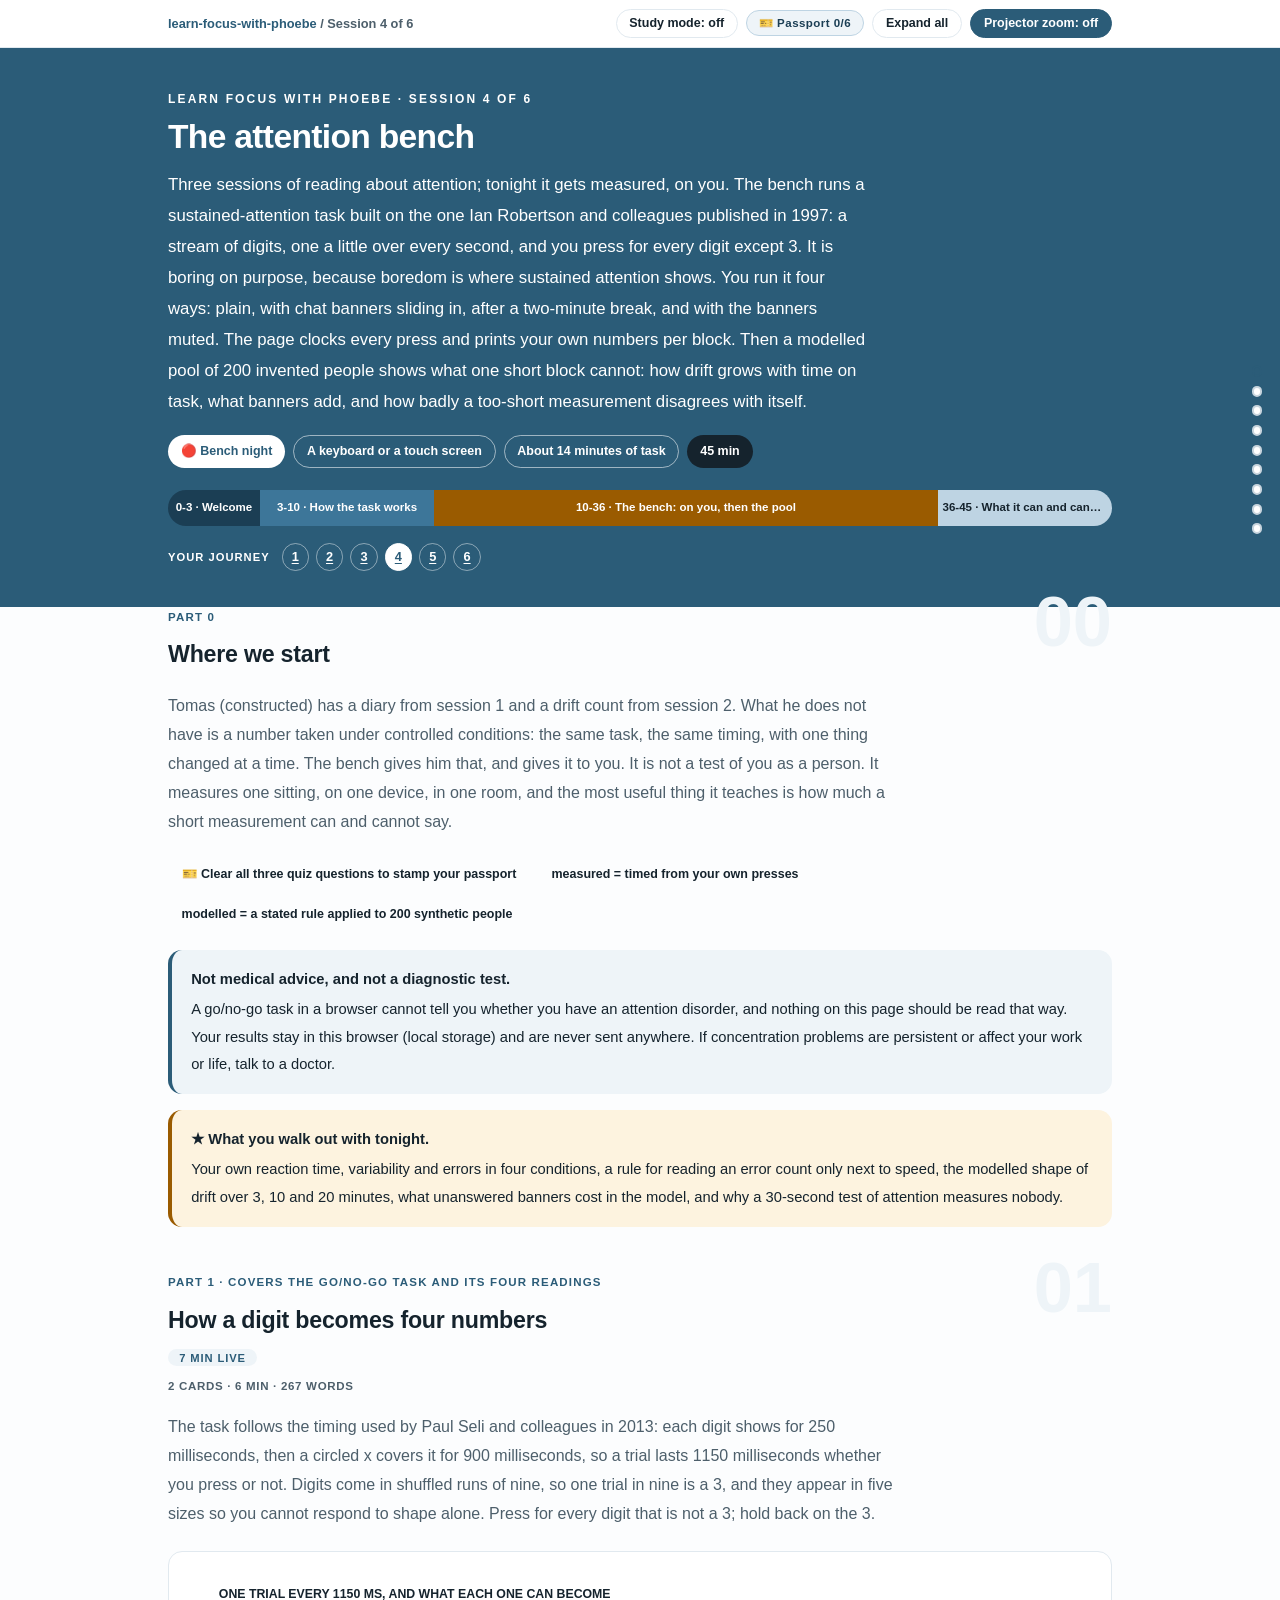
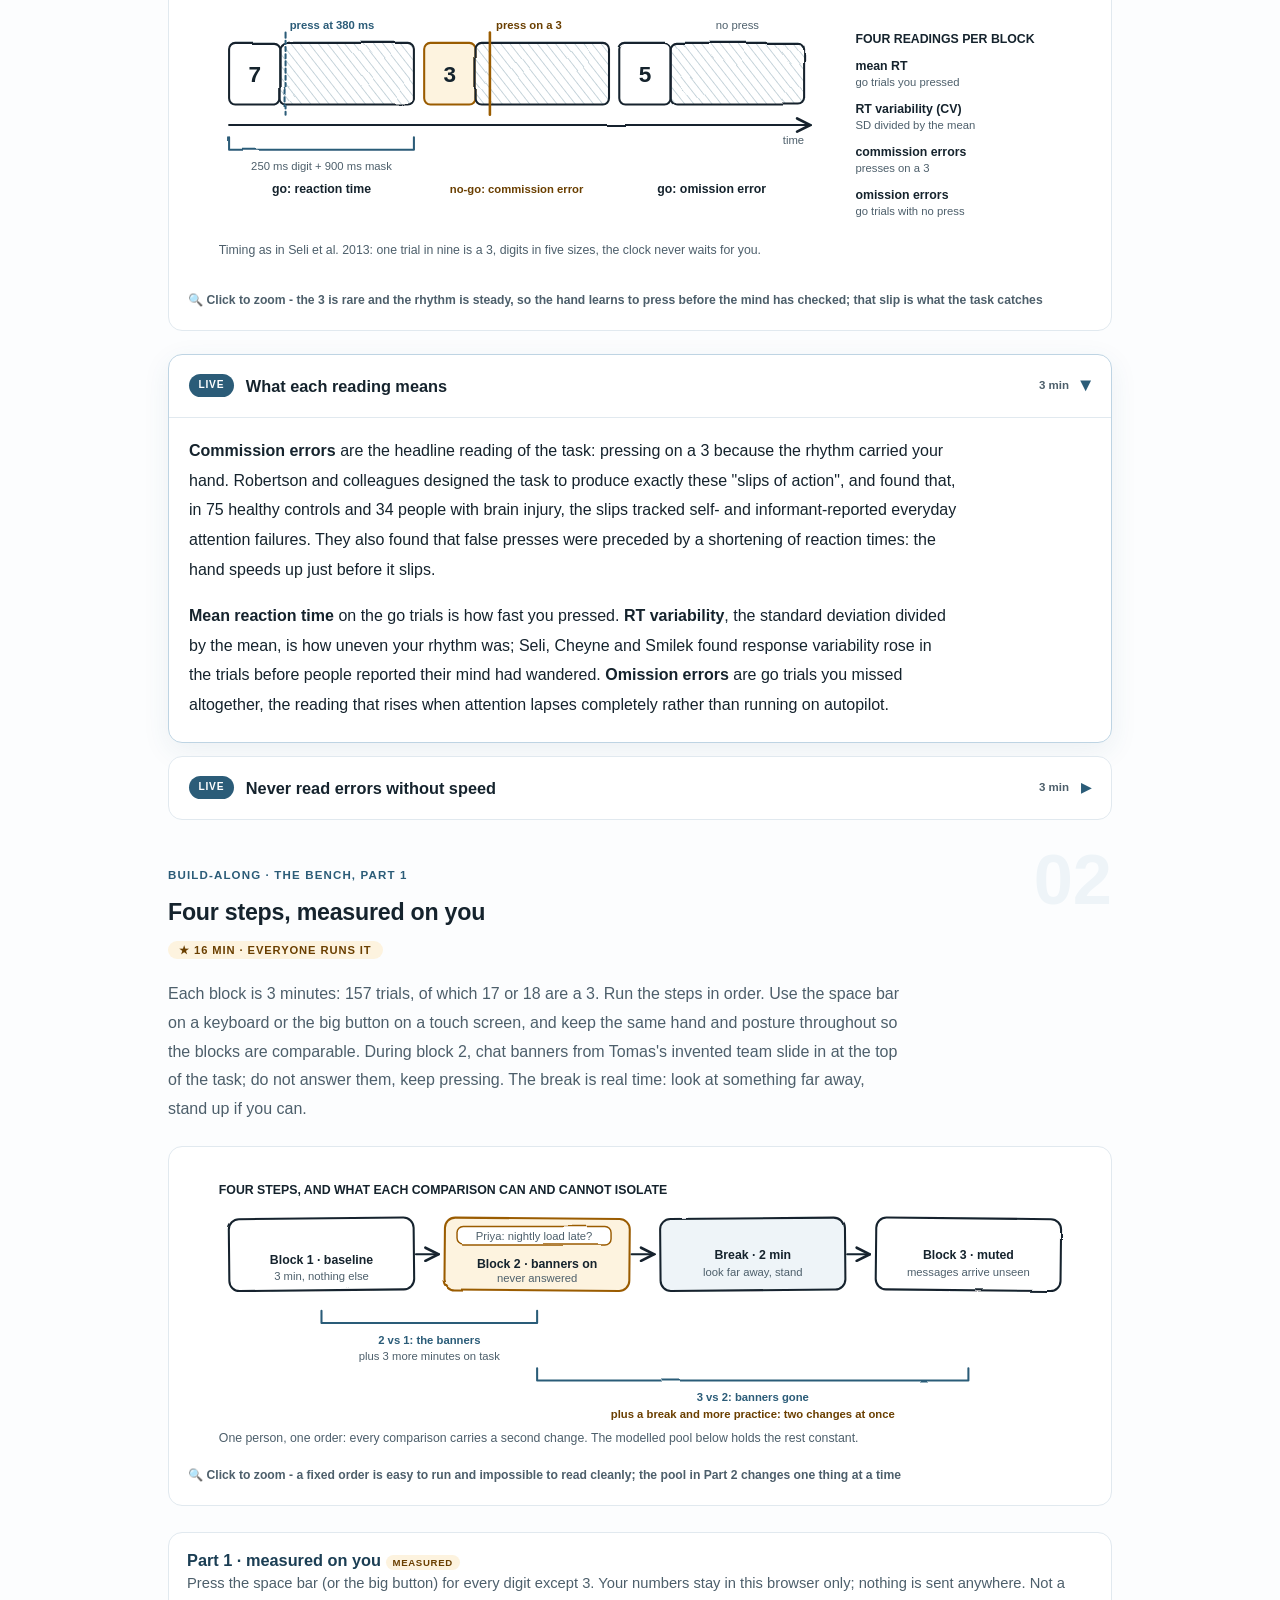
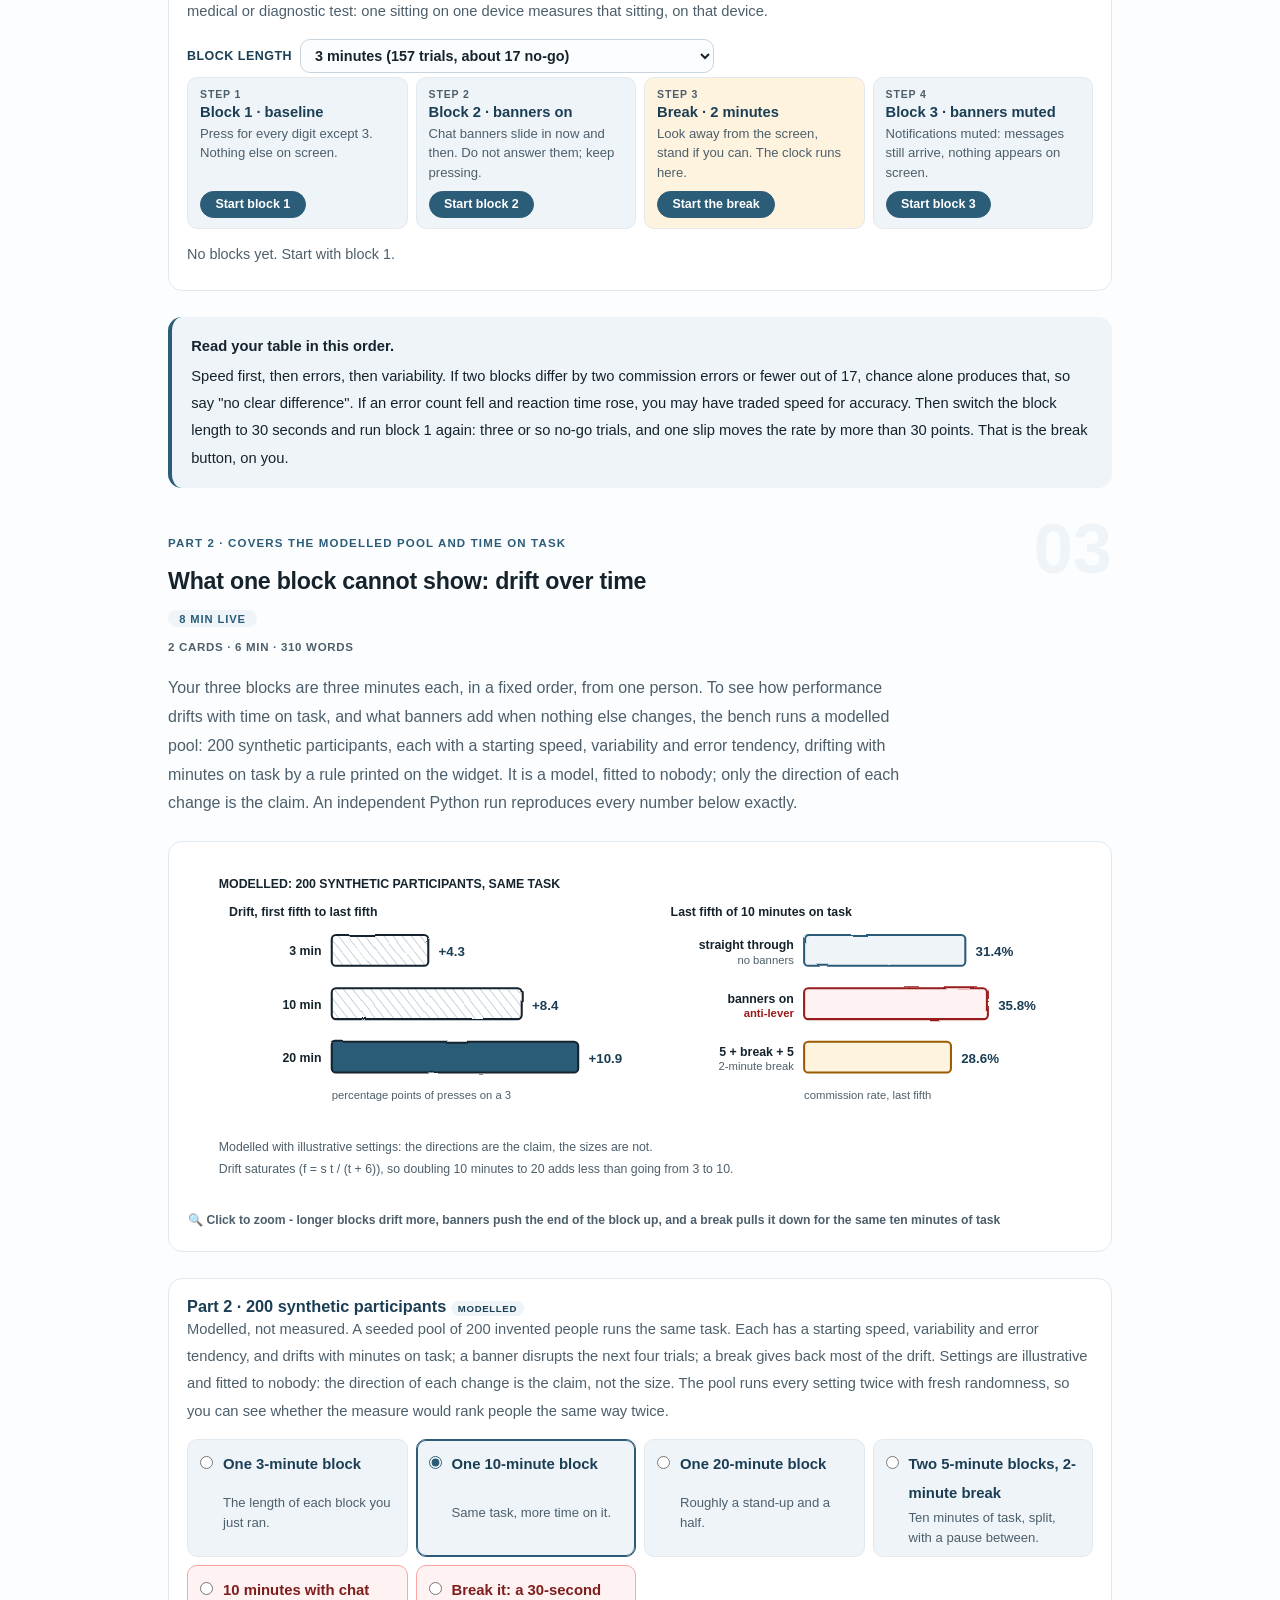
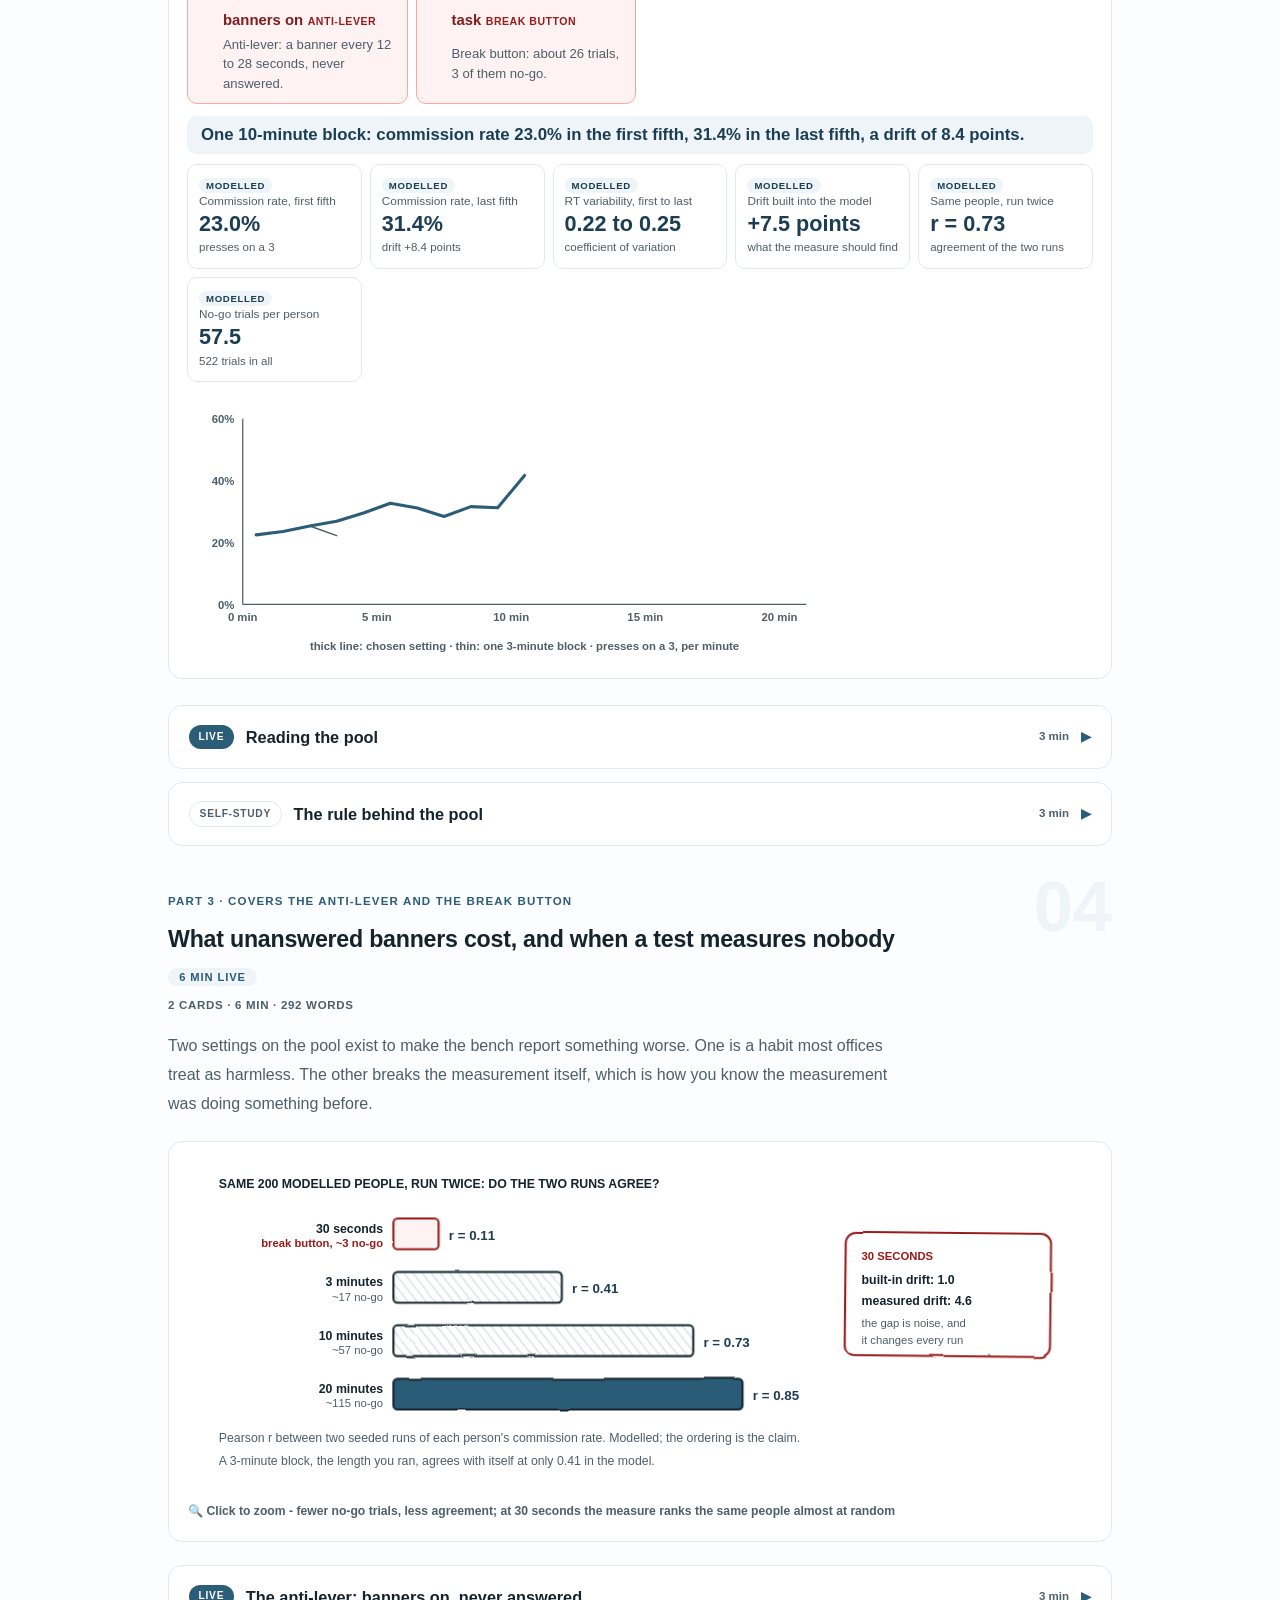
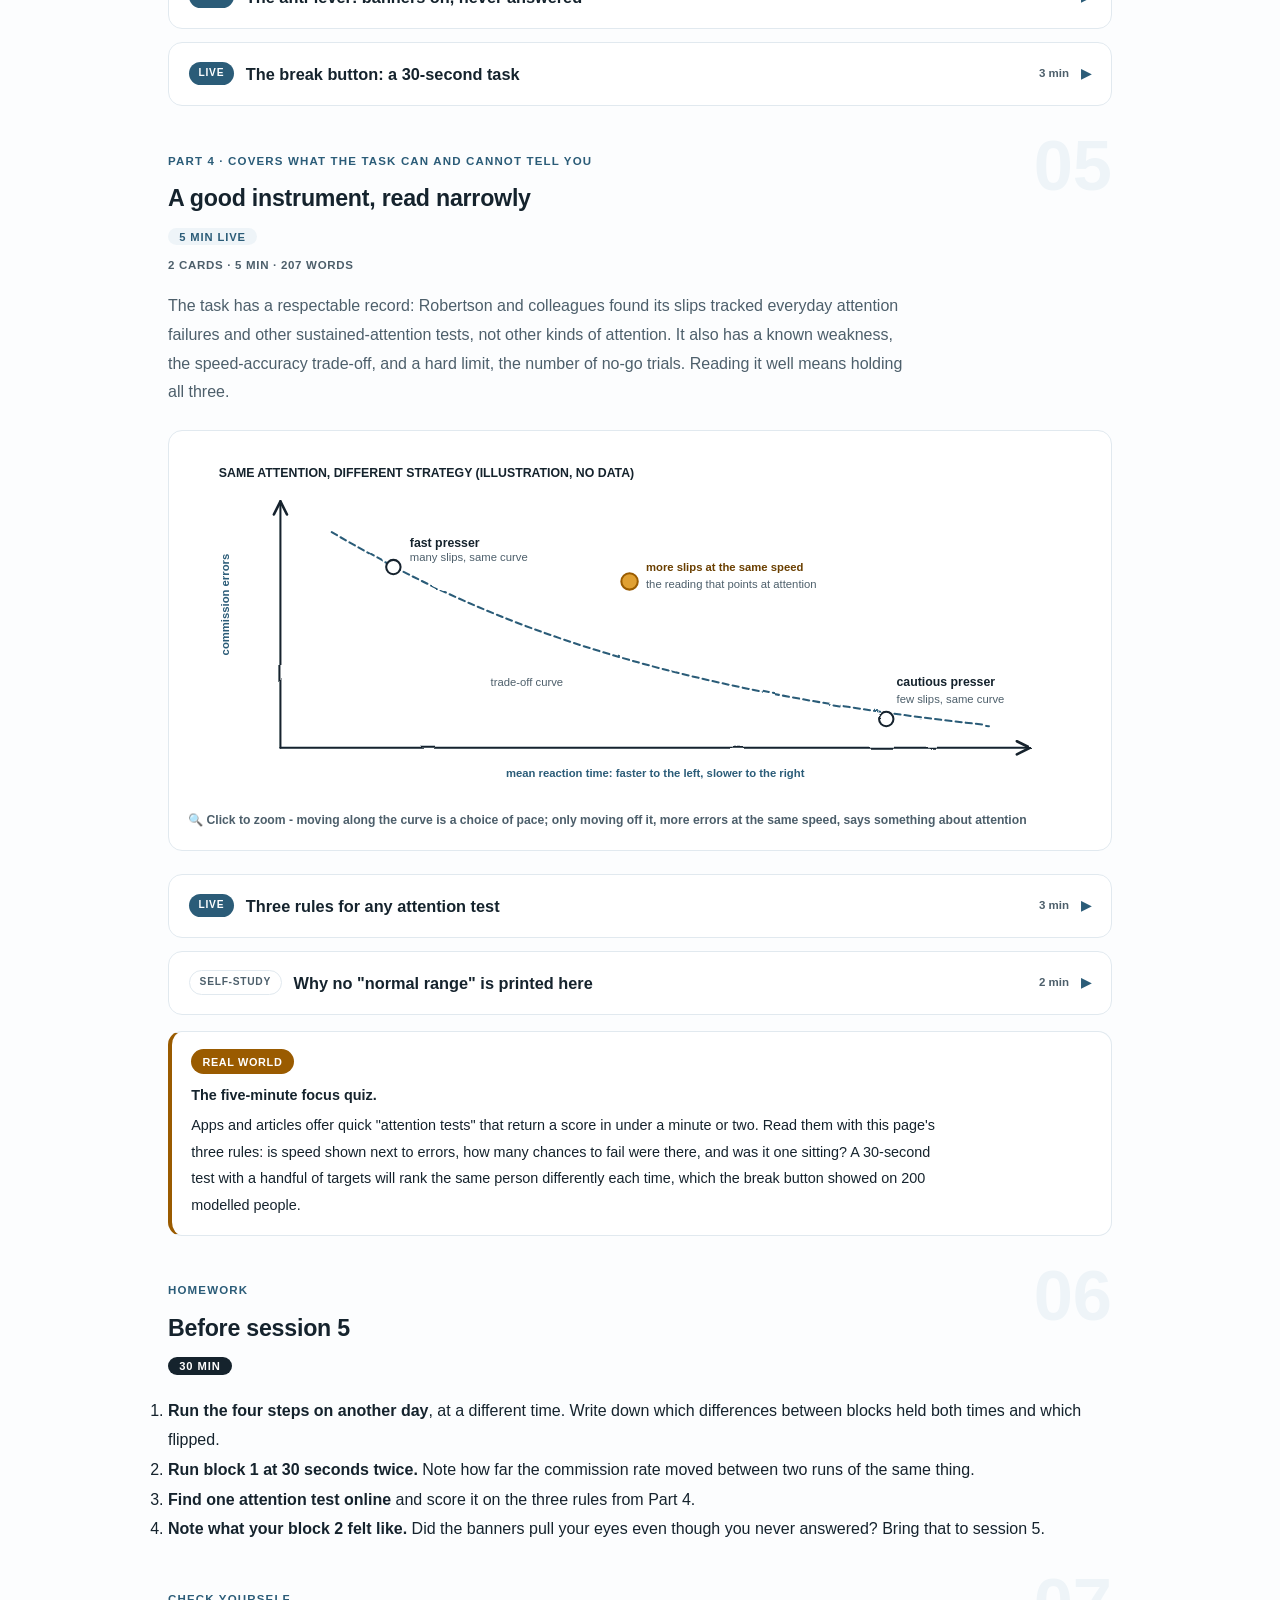
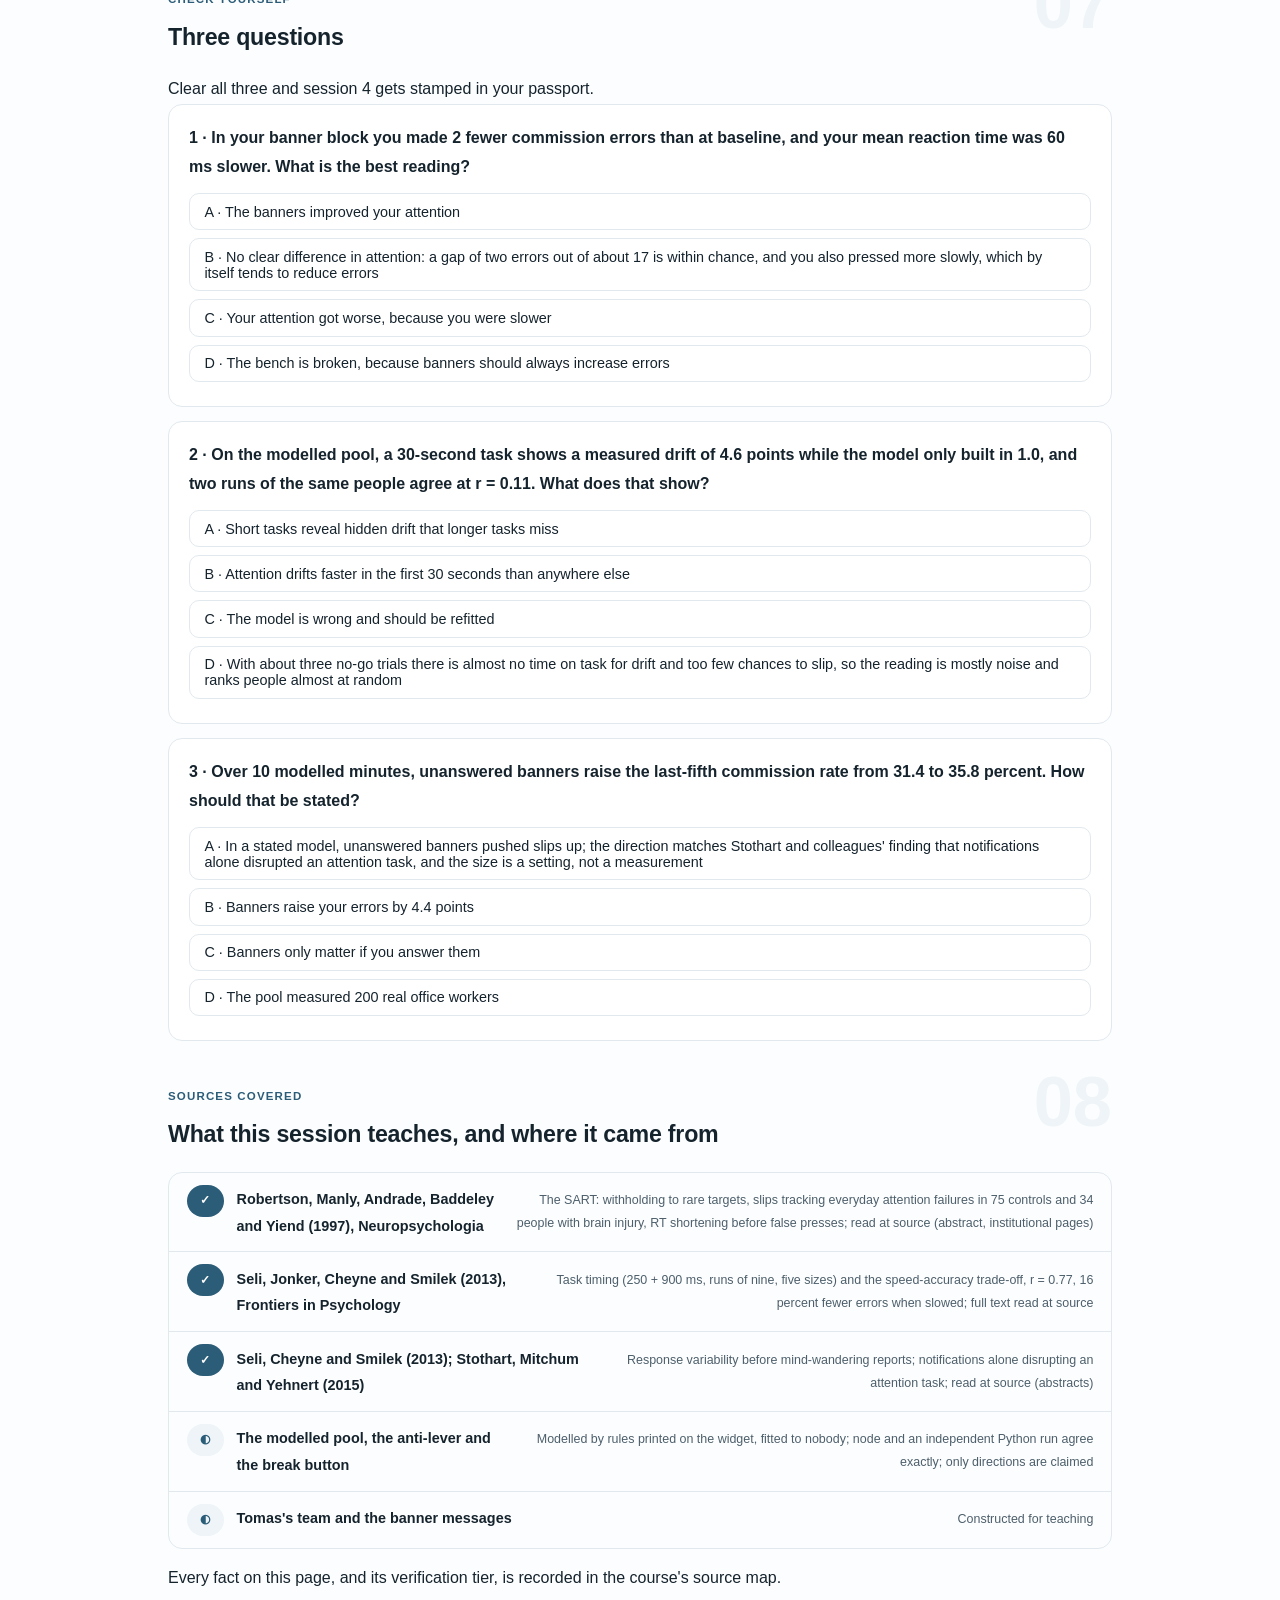
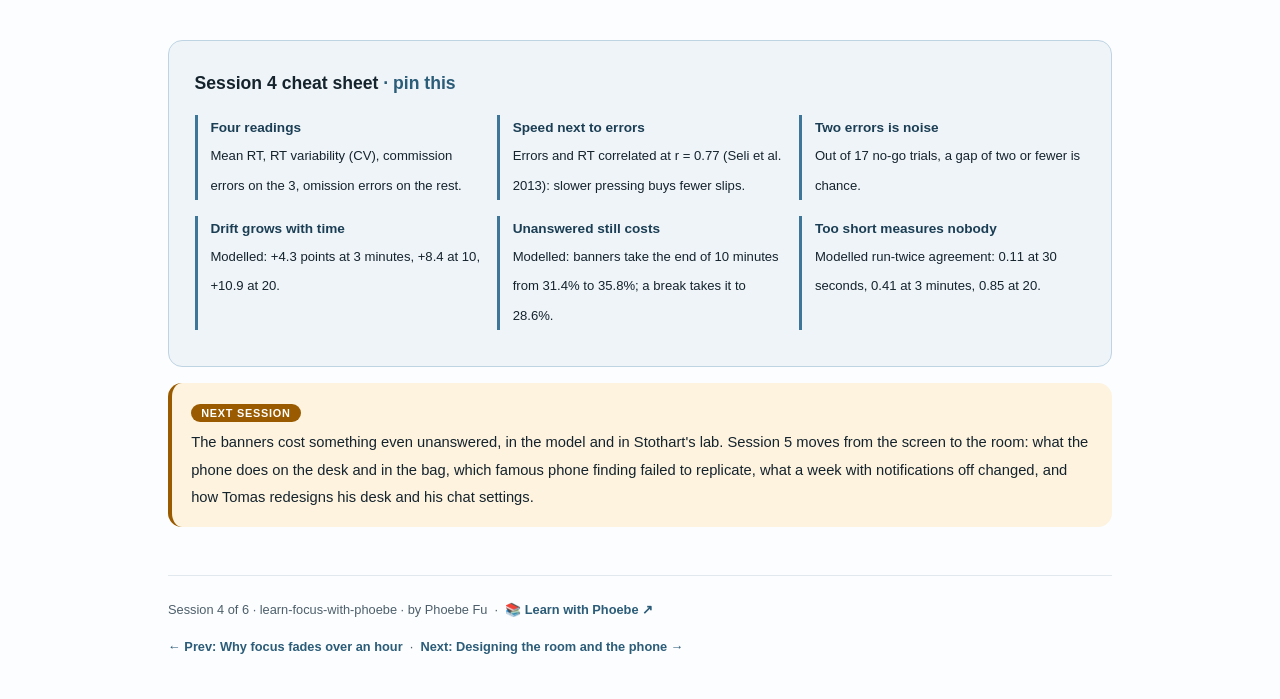
<file: courses/04-the-attention-bench.html>
<!DOCTYPE html>
<html lang="en">
<head>
<meta charset="UTF-8">
<meta name="viewport" content="width=device-width, initial-scale=1.0">
<!-- social:start -->
<meta name="description" content="Session 4 of 6. A sustained-attention go/no-go task in the style of the SART, run on you in the browser: baseline, chat banners, a 2-minute break, banners muted. Mean reaction time, variability, commission and omission errors per block, kept in your browser. Plus a modelled pool of 200 synthetic participants, an anti-lever and a break button.">
<meta property="og:type" content="article">
<meta property="og:site_name" content="Learn with Phoebe">
<meta property="og:title" content="The attention bench - learn focus with phoebe">
<meta property="og:description" content="Session 4 of 6. Measure your own sustained attention, with and without banners, then see what block length does on a modelled pool.">
<meta property="og:url" content="https://phoebefu6.github.io/learn-focus-with-phoebe/courses/04-the-attention-bench.html">
<meta property="og:image" content="https://phoebefu6.github.io/learn-focus-with-phoebe/assets/og-cover.png">
<meta property="og:image:width" content="1200">
<meta property="og:image:height" content="630">
<meta name="twitter:card" content="summary_large_image">
<meta name="twitter:title" content="The attention bench - learn focus with phoebe">
<meta name="twitter:description" content="Session 4 of 6. A go/no-go task on you, and a modelled pool with an anti-lever and a break button.">
<meta name="twitter:image" content="https://phoebefu6.github.io/learn-focus-with-phoebe/assets/og-cover.png">
<!-- social:end -->
<title>Session 4 · The attention bench - learn focus with phoebe</title>
<link rel="stylesheet" href="../assets/style.css?v=3">
</head>
<body>

<div class="toolbar">
  <div class="wrap">
    <span class="crumb"><a href="../index.html">learn-focus-with-phoebe</a> / Session 4 of 6</span>
    <button class="btn" id="toggle-all" type="button">Expand all</button>
    <button class="btn primary" id="zoom-toggle" type="button">Projector zoom: off</button>
  </div>
</div>

<header class="masthead">
  <div class="wrap">
    <div class="eyebrow">Learn Focus with Phoebe · Session 4 of 6</div>
    <h1>The <span class="accent">attention</span> bench</h1>
    <p class="sub">Three sessions of reading about attention; tonight it gets measured, on you. The bench runs a sustained-attention task built on the one Ian Robertson and colleagues published in 1997: a stream of digits, one a little over every second, and you press for every digit except 3. It is boring on purpose, because boredom is where sustained attention shows. You run it four ways: plain, with chat banners sliding in, after a two-minute break, and with the banners muted. The page clocks every press and prints your own numbers per block. Then a modelled pool of 200 invented people shows what one short block cannot: how drift grows with time on task, what banners add, and how badly a too-short measurement disagrees with itself.</p>
    <div class="chip-row">
      <span class="chip level">🔴 Bench night</span>
      <span class="chip audience">A keyboard or a touch screen</span>
      <span class="chip audience">About 14 minutes of task</span>
      <span class="chip time">45 min</span>
    </div>
    <div class="agenda">
      <span class="a1" style="flex:1">0-3 · Welcome</span>
      <span class="a2" style="flex:2">3-10 · How the task works</span>
      <span class="a3" style="flex:6">10-36 · The bench: on you, then the pool</span>
      <span class="a4" style="flex:2">36-45 · What it can and cannot say</span>
    </div>
  </div>
</header>

<main class="wrap">

  <section class="section" id="intro">
    <div class="section-kicker">
      <span class="klabel">Part 0</span>
      <h2>Where we start</h2>
    </div>
    <p class="lede">Tomas (constructed) has a diary from session 1 and a drift count from session 2. What he does not have is a number taken under controlled conditions: the same task, the same timing, with one thing changed at a time. The bench gives him that, and gives it to you. It is not a test of you as a person. It measures one sitting, on one device, in one room, and the most useful thing it teaches is how much a short measurement can and cannot say.</p>

    <div class="legend">
      <span class="pill">🎫 Clear all three quiz questions to stamp your passport</span>
      <span class="pill">measured = timed from your own presses</span>
      <span class="pill">modelled = a stated rule applied to 200 synthetic people</span>
    </div>

    <div class="callout tip">
      <p><strong>Not medical advice, and not a diagnostic test.</strong> A go/no-go task in a browser cannot tell you whether you have an attention disorder, and nothing on this page should be read that way. Your results stay in this browser (local storage) and are never sent anywhere. If concentration problems are persistent or affect your work or life, talk to a doctor.</p>
    </div>

    <div class="callout win">
      <p><strong>★ What you walk out with tonight.</strong> Your own reaction time, variability and errors in four conditions, a rule for reading an error count only next to speed, the modelled shape of drift over 3, 10 and 20 minutes, what unanswered banners cost in the model, and why a 30-second test of attention measures nobody.</p>
    </div>
  </section>

  <section class="section" id="part-1">
    <div class="section-kicker">
      <span class="klabel">Part 1 · covers the go/no-go task and its four readings</span>
      <h2>How a digit becomes four numbers</h2>
      <span class="tag concept">7 min live</span>
    </div>
    <p class="lede">The task follows the timing used by Paul Seli and colleagues in 2013: each digit shows for 250 milliseconds, then a circled x covers it for 900 milliseconds, so a trial lasts 1150 milliseconds whether you press or not. Digits come in shuffled runs of nine, so one trial in nine is a 3, and they appear in five sizes so you cannot respond to shape alone. Press for every digit that is not a 3; hold back on the 3.</p>

    <figure class="zoomable">
      <svg viewBox="0 0 880 300" xmlns="http://www.w3.org/2000/svg" role="img" aria-label="Three trials on a time line, each 1150 milliseconds: a digit for 250 milliseconds then a circled x mask for 900. Trial 7 is a go trial with a press 380 milliseconds after onset: reaction time. Trial 3 is a no-go trial with a press: a commission error, highlighted. Trial 5 is a go trial with no press: an omission error. On the right, the four readings: mean reaction time on go trials, its coefficient of variation, commission errors as presses on a 3, and omission errors as missed presses.">
        <defs>
          <filter id="f4aSk" x="-3%" y="-3%" width="106%" height="106%"><feTurbulence type="fractalNoise" baseFrequency="0.02" numOctaves="2" seed="43" result="n"/><feDisplacementMap in="SourceGraphic" in2="n" scale="2.4" xChannelSelector="R" yChannelSelector="G"/></filter>
          <pattern id="f4aHc" patternUnits="userSpaceOnUse" width="7" height="7" patternTransform="rotate(-38)"><line x1="0" y1="0" x2="0" y2="7" stroke="#2B5C78" stroke-width="1" opacity=".5"/></pattern>
          <marker id="f4aAr" viewBox="0 0 10 10" refX="9" refY="5" markerWidth="8" markerHeight="8" orient="auto"><path d="M1 1 L9 5 L1 9" fill="none" stroke="#15232D" stroke-width="1.6" stroke-linecap="round"/></marker>
        </defs>
        <style>
          .f4aH { font: 800 12px Inter, sans-serif; fill: #15232D; }
          .f4aL { font: 600 12px Inter, sans-serif; fill: #15232D; }
          .f4aS { font: 400 11px Inter, sans-serif; fill: #4D5F6B; }
          .f4aB { font: 800 11px Inter, sans-serif; fill: #6A3F00; }
          .f4aA { font: 700 11px Inter, sans-serif; fill: #2B5C78; }
          .f4aD { font: 800 22px Inter, sans-serif; fill: #15232D; }
          .f4aN { font: 400 12px Inter, sans-serif; fill: #4D5F6B; }
        </style>

        <text class="f4aH" x="30" y="26">ONE TRIAL EVERY 1150 MS, AND WHAT EACH ONE CAN BECOME</text>

        <g filter="url(#f4aSk)" fill="none" stroke="#15232D" stroke-width="2" stroke-linecap="round" stroke-linejoin="round">
          <rect x="40" y="70" width="50" height="60" rx="6" fill="#FFFFFF"/>
          <rect x="90" y="70" width="130" height="60" rx="6" fill="url(#f4aHc)"/>
          <rect x="230" y="70" width="50" height="60" rx="6" fill="#FDF3DF" stroke="#9A5B00"/>
          <rect x="280" y="70" width="130" height="60" rx="6" fill="url(#f4aHc)"/>
          <rect x="420" y="70" width="50" height="60" rx="6" fill="#FFFFFF"/>
          <rect x="470" y="70" width="130" height="60" rx="6" fill="url(#f4aHc)"/>
          <path d="M40 150 L606 150" marker-end="url(#f4aAr)"/>
          <path d="M40 162 L40 174 L220 174 L220 162" stroke="#2B5C78"/>
          <path d="M95 60 L95 140" stroke="#2B5C78" stroke-dasharray="4 3"/>
          <path d="M294 60 L294 140" stroke="#9A5B00" stroke-width="2.5"/>
        </g>

        <text class="f4aD" x="65" y="108" text-anchor="middle">7</text>
        <text class="f4aD" x="255" y="108" text-anchor="middle">3</text>
        <text class="f4aD" x="445" y="108" text-anchor="middle">5</text>
        <text class="f4aA" x="99" y="56">press at 380 ms</text>
        <text class="f4aB" x="300" y="56">press on a 3</text>
        <text class="f4aS" x="535" y="56" text-anchor="middle">no press</text>
        <text class="f4aS" x="130" y="194" text-anchor="middle">250 ms digit + 900 ms mask</text>
        <text class="f4aL" x="130" y="216" text-anchor="middle">go: reaction time</text>
        <text class="f4aB" x="320" y="216" text-anchor="middle">no-go: commission error</text>
        <text class="f4aL" x="510" y="216" text-anchor="middle">go: omission error</text>
        <text class="f4aS" x="600" y="168" text-anchor="end">time</text>

        <text class="f4aH" x="650" y="70">FOUR READINGS PER BLOCK</text>
        <text class="f4aL" x="650" y="96">mean RT</text>
        <text class="f4aS" x="650" y="112">go trials you pressed</text>
        <text class="f4aL" x="650" y="138">RT variability (CV)</text>
        <text class="f4aS" x="650" y="154">SD divided by the mean</text>
        <text class="f4aL" x="650" y="180">commission errors</text>
        <text class="f4aS" x="650" y="196">presses on a 3</text>
        <text class="f4aL" x="650" y="222">omission errors</text>
        <text class="f4aS" x="650" y="238">go trials with no press</text>

        <text class="f4aN" x="30" y="276">Timing as in Seli et al. 2013: one trial in nine is a 3, digits in five sizes, the clock never waits for you.</text>
      </svg>
      <figcaption>🔍 Click to zoom - the 3 is rare and the rhythm is steady, so the hand learns to press before the mind has checked; that slip is what the task catches</figcaption>
    </figure>

    <details class="card" open>
      <summary><span class="mode live">Live</span>What each reading means<span class="mini">3 min</span><span class="caret">▶</span></summary>
      <div class="body">
        <p><strong>Commission errors</strong> are the headline reading of the task: pressing on a 3 because the rhythm carried your hand. Robertson and colleagues designed the task to produce exactly these "slips of action", and found that, in 75 healthy controls and 34 people with brain injury, the slips tracked self- and informant-reported everyday attention failures. They also found that false presses were preceded by a shortening of reaction times: the hand speeds up just before it slips.</p>
        <p><strong>Mean reaction time</strong> on the go trials is how fast you pressed. <strong>RT variability</strong>, the standard deviation divided by the mean, is how uneven your rhythm was; Seli, Cheyne and Smilek found response variability rose in the trials before people reported their mind had wandered. <strong>Omission errors</strong> are go trials you missed altogether, the reading that rises when attention lapses completely rather than running on autopilot.</p>
      </div>
    </details>

    <details class="card">
      <summary><span class="mode live">Live</span>Never read errors without speed<span class="mini">3 min</span><span class="caret">▶</span></summary>
      <div class="body">
        <p>Seli, Jonker, Cheyne and Smilek (2013) showed that the task is open to a speed-accuracy trade-off. In their 108 participants, error rate and reaction time correlated at r = 0.77: people who pressed slower made fewer commission errors. When people were told to go slowly, they made 16 percent fewer errors, and the whole difference was accounted for by their slower pressing.</p>
        <p>That is why the bench prints mean reaction time next to every error count, and why its notes compare speed whenever errors change. If your banner block shows fewer errors and a slower reaction time, you did not necessarily attend better; you may have pressed more cautiously. Part 4 comes back to what this means for any attention test you meet at work.</p>
      </div>
    </details>
  </section>

  <section class="section" id="bench">
    <div class="section-kicker">
      <span class="klabel">Build-along · the bench, part 1</span>
      <h2>Four steps, measured on you</h2>
      <span class="tag demo">★ 16 min · everyone runs it</span>
    </div>
    <p class="lede">Each block is 3 minutes: 157 trials, of which 17 or 18 are a 3. Run the steps in order. Use the space bar on a keyboard or the big button on a touch screen, and keep the same hand and posture throughout so the blocks are comparable. During block 2, chat banners from Tomas's invented team slide in at the top of the task; do not answer them, keep pressing. The break is real time: look at something far away, stand up if you can.</p>

    <figure class="zoomable">
      <svg viewBox="0 0 880 280" xmlns="http://www.w3.org/2000/svg" role="img" aria-label="The four steps in a row: block 1 baseline, block 2 with banners on, a 2-minute break, block 3 with banners muted. Under them, two brackets show what each comparison isolates. Block 2 against block 1 isolates the banners, but block 2 also has more time on task. Block 3 against block 2 removes the banners, but also follows a break and more practice, so it mixes changes.">
        <defs>
          <filter id="f4bSk" x="-3%" y="-3%" width="106%" height="106%"><feTurbulence type="fractalNoise" baseFrequency="0.02" numOctaves="2" seed="47" result="n"/><feDisplacementMap in="SourceGraphic" in2="n" scale="2.4" xChannelSelector="R" yChannelSelector="G"/></filter>
          <marker id="f4bAr" viewBox="0 0 10 10" refX="9" refY="5" markerWidth="8" markerHeight="8" orient="auto"><path d="M1 1 L9 5 L1 9" fill="none" stroke="#15232D" stroke-width="1.6" stroke-linecap="round"/></marker>
        </defs>
        <style>
          .f4bH { font: 800 12px Inter, sans-serif; fill: #15232D; }
          .f4bL { font: 600 12px Inter, sans-serif; fill: #15232D; }
          .f4bS { font: 400 11px Inter, sans-serif; fill: #4D5F6B; }
          .f4bB { font: 800 11px Inter, sans-serif; fill: #6A3F00; }
          .f4bA { font: 700 11px Inter, sans-serif; fill: #2B5C78; }
          .f4bN { font: 400 12px Inter, sans-serif; fill: #4D5F6B; }
        </style>

        <text class="f4bH" x="30" y="26">FOUR STEPS, AND WHAT EACH COMPARISON CAN AND CANNOT ISOLATE</text>

        <g filter="url(#f4bSk)" fill="none" stroke="#15232D" stroke-width="2" stroke-linecap="round" stroke-linejoin="round">
          <rect x="40" y="50" width="180" height="70" rx="10" transform="rotate(-0.6 130 85)" fill="#FFFFFF"/>
          <rect x="250" y="50" width="180" height="70" rx="10" transform="rotate(0.5 340 85)" fill="#FDF3DF" stroke="#9A5B00"/>
          <rect x="460" y="50" width="180" height="70" rx="10" transform="rotate(-0.5 550 85)" fill="#EEF4F8"/>
          <rect x="670" y="50" width="180" height="70" rx="10" transform="rotate(0.6 760 85)" fill="#FFFFFF"/>
          <path d="M222 85 L244 85" marker-end="url(#f4bAr)"/>
          <path d="M432 85 L454 85" marker-end="url(#f4bAr)"/>
          <path d="M642 85 L664 85" marker-end="url(#f4bAr)"/>
          <rect x="262" y="58" width="150" height="18" rx="6" fill="#FFFFFF" stroke="#9A5B00" stroke-width="1.4"/>
          <path d="M130 140 L130 152 L340 152 L340 140" stroke="#2B5C78"/>
          <path d="M340 196 L340 208 L760 208 L760 196" stroke="#2B5C78"/>
        </g>

        <text class="f4bS" x="337" y="71" text-anchor="middle">Priya: nightly load late?</text>
        <text class="f4bL" x="130" y="94" text-anchor="middle">Block 1 · baseline</text>
        <text class="f4bS" x="130" y="110" text-anchor="middle">3 min, nothing else</text>
        <text class="f4bL" x="340" y="98" text-anchor="middle">Block 2 · banners on</text>
        <text class="f4bS" x="340" y="112" text-anchor="middle">never answered</text>
        <text class="f4bL" x="550" y="90" text-anchor="middle">Break · 2 min</text>
        <text class="f4bS" x="550" y="106" text-anchor="middle">look far away, stand</text>
        <text class="f4bL" x="760" y="90" text-anchor="middle">Block 3 · muted</text>
        <text class="f4bS" x="760" y="106" text-anchor="middle">messages arrive unseen</text>
        <text class="f4bA" x="235" y="172" text-anchor="middle">2 vs 1: the banners</text>
        <text class="f4bS" x="235" y="188" text-anchor="middle">plus 3 more minutes on task</text>
        <text class="f4bA" x="550" y="228" text-anchor="middle">3 vs 2: banners gone</text>
        <text class="f4bB" x="550" y="244" text-anchor="middle">plus a break and more practice: two changes at once</text>

        <text class="f4bN" x="30" y="268">One person, one order: every comparison carries a second change. The modelled pool below holds the rest constant.</text>
      </svg>
      <figcaption>🔍 Click to zoom - a fixed order is easy to run and impossible to read cleanly; the pool in Part 2 changes one thing at a time</figcaption>
    </figure>

    <div id="fo-learner"></div>

    <div class="callout tip">
      <p><strong>Read your table in this order.</strong> Speed first, then errors, then variability. If two blocks differ by two commission errors or fewer out of 17, chance alone produces that, so say "no clear difference". If an error count fell and reaction time rose, you may have traded speed for accuracy. Then switch the block length to 30 seconds and run block 1 again: three or so no-go trials, and one slip moves the rate by more than 30 points. That is the break button, on you.</p>
    </div>
  </section>

  <section class="section" id="part-2">
    <div class="section-kicker">
      <span class="klabel">Part 2 · covers the modelled pool and time on task</span>
      <h2>What one block cannot show: drift over time</h2>
      <span class="tag concept">8 min live</span>
    </div>
    <p class="lede">Your three blocks are three minutes each, in a fixed order, from one person. To see how performance drifts with time on task, and what banners add when nothing else changes, the bench runs a modelled pool: 200 synthetic participants, each with a starting speed, variability and error tendency, drifting with minutes on task by a rule printed on the widget. It is a model, fitted to nobody; only the direction of each change is the claim. An independent Python run reproduces every number below exactly.</p>

    <figure class="zoomable">
      <svg viewBox="0 0 880 330" xmlns="http://www.w3.org/2000/svg" role="img" aria-label="Two modelled bar charts. Left: drift in commission rate from the first fifth to the last fifth of the task, by block length: 3 minutes 4.3 points, 10 minutes 8.4, 20 minutes 10.9. Right: commission rate in the last fifth of 10 minutes of task: straight through 31.4 percent, with chat banners on 35.8 percent, split into two 5-minute blocks with a 2-minute break 28.6 percent.">
        <defs>
          <filter id="f4cSk" x="-3%" y="-3%" width="106%" height="106%"><feTurbulence type="fractalNoise" baseFrequency="0.02" numOctaves="2" seed="53" result="n"/><feDisplacementMap in="SourceGraphic" in2="n" scale="2.4" xChannelSelector="R" yChannelSelector="G"/></filter>
          <pattern id="f4cHc" patternUnits="userSpaceOnUse" width="7" height="7" patternTransform="rotate(-38)"><line x1="0" y1="0" x2="0" y2="7" stroke="#2B5C78" stroke-width="1" opacity=".5"/></pattern>
        </defs>
        <style>
          .f4cH { font: 800 12px Inter, sans-serif; fill: #15232D; }
          .f4cL { font: 600 12px Inter, sans-serif; fill: #15232D; }
          .f4cS { font: 400 11px Inter, sans-serif; fill: #4D5F6B; }
          .f4cR { font: 800 11px Inter, sans-serif; fill: #991B1B; }
          .f4cV { font: 800 13px Inter, sans-serif; fill: #1B3E54; }
          .f4cN { font: 400 12px Inter, sans-serif; fill: #4D5F6B; }
        </style>

        <text class="f4cH" x="30" y="26">MODELLED: 200 SYNTHETIC PARTICIPANTS, SAME TASK</text>
        <text class="f4cL" x="40" y="54">Drift, first fifth to last fifth</text>
        <text class="f4cL" x="470" y="54">Last fifth of 10 minutes on task</text>

        <g filter="url(#f4cSk)" fill="none" stroke="#15232D" stroke-width="2" stroke-linecap="round" stroke-linejoin="round">
          <rect x="140" y="72" width="94" height="30" rx="4" fill="url(#f4cHc)"/>
          <rect x="140" y="124" width="185" height="30" rx="4" fill="url(#f4cHc)"/>
          <rect x="140" y="176" width="240" height="30" rx="4" fill="#2B5C78"/>
          <rect x="600" y="72" width="157" height="30" rx="4" fill="#EEF4F8" stroke="#2B5C78"/>
          <rect x="600" y="124" width="179" height="30" rx="4" fill="#FEF2F2" stroke="#991B1B"/>
          <rect x="600" y="176" width="143" height="30" rx="4" fill="#FDF3DF" stroke="#9A5B00"/>
        </g>

        <text class="f4cL" x="130" y="92" text-anchor="end">3 min</text>
        <text class="f4cL" x="130" y="144" text-anchor="end">10 min</text>
        <text class="f4cL" x="130" y="196" text-anchor="end">20 min</text>
        <text class="f4cV" x="244" y="93">+4.3</text>
        <text class="f4cV" x="335" y="145">+8.4</text>
        <text class="f4cV" x="390" y="197">+10.9</text>
        <text class="f4cS" x="140" y="232">percentage points of presses on a 3</text>

        <text class="f4cL" x="590" y="86" text-anchor="end">straight through</text>
        <text class="f4cS" x="590" y="100" text-anchor="end">no banners</text>
        <text class="f4cL" x="590" y="138" text-anchor="end">banners on</text>
        <text class="f4cR" x="590" y="152" text-anchor="end">anti-lever</text>
        <text class="f4cL" x="590" y="190" text-anchor="end">5 + break + 5</text>
        <text class="f4cS" x="590" y="204" text-anchor="end">2-minute break</text>
        <text class="f4cV" x="767" y="93">31.4%</text>
        <text class="f4cV" x="789" y="145">35.8%</text>
        <text class="f4cV" x="753" y="197">28.6%</text>
        <text class="f4cS" x="600" y="232">commission rate, last fifth</text>

        <text class="f4cN" x="30" y="282">Modelled with illustrative settings: the directions are the claim, the sizes are not.</text>
        <text class="f4cN" x="30" y="304">Drift saturates (f = s t / (t + 6)), so doubling 10 minutes to 20 adds less than going from 3 to 10.</text>
      </svg>
      <figcaption>🔍 Click to zoom - longer blocks drift more, banners push the end of the block up, and a break pulls it down for the same ten minutes of task</figcaption>
    </figure>

    <div id="fo-model" data-preset="b10"></div>

    <details class="card">
      <summary><span class="mode live">Live</span>Reading the pool<span class="mini">3 min</span><span class="caret">▶</span></summary>
      <div class="body">
        <p>Start on the 10-minute block: commission rate 23.0 percent in the first fifth of trials and 31.4 percent in the last, a drift of 8.4 points, with RT variability rising from 0.22 to 0.25. The 3-minute block, the length you ran, drifts by 4.3 points (20.9 to 25.3 percent); 20 minutes drifts by 10.9 (24.5 to 35.5 percent). That shape, a decline over time on task that is steepest early, is the vigilance decrement session 3 described; here it is built into the model on purpose, so you can see what a measurement of it looks like.</p>
        <p>Then the break: two 5-minute blocks with a 2-minute break between them, the same ten minutes of task. The model gives back most of the drift at the break, so the last fifth ends at 28.6 percent against 31.4 percent straight through. Session 6 builds a focus block around exactly this, and session 3 explains why the reason a break helps is still argued over.</p>
      </div>
    </details>

    <details class="card">
      <summary><span class="mode self">Self-study</span>The rule behind the pool<span class="mini">3 min</span><span class="caret">▶</span></summary>
      <div class="body">
        <p>Each synthetic person gets a starting reaction time, variability, commission tendency and a susceptibility s, drawn with a fixed seed. With t minutes on task, drift is f = s t / (t + 6). On a 3, the chance of pressing is the starting tendency plus 0.30 f; a missed press on other digits starts at 1 percent and rises with f; reaction time speeds slightly and its variability grows with f. A banner disrupts the next four trials. A 2-minute break gives back 80 percent of the time on task. Every setting runs twice with fresh randomness.</p>
        <p>None of these settings is fitted to data. They were chosen so the pool behaves in the directions the vigilance literature describes and so the anti-lever and the break button have something to show. Use the pool to compare settings with each other, never to predict your own numbers.</p>
      </div>
    </details>
  </section>

  <section class="section" id="part-3">
    <div class="section-kicker">
      <span class="klabel">Part 3 · covers the anti-lever and the break button</span>
      <h2>What unanswered banners cost, and when a test measures nobody</h2>
      <span class="tag concept">6 min live</span>
    </div>
    <p class="lede">Two settings on the pool exist to make the bench report something worse. One is a habit most offices treat as harmless. The other breaks the measurement itself, which is how you know the measurement was doing something before.</p>

    <figure class="zoomable">
      <svg viewBox="0 0 880 320" xmlns="http://www.w3.org/2000/svg" role="img" aria-label="Agreement between two runs of the same 200 modelled people, as bars, by task length: 30 seconds with about 3 no-go trials each, r 0.11; 3 minutes with about 17, r 0.41; 10 minutes with about 57, r 0.73; 20 minutes with about 115, r 0.85. The 30-second bar is red: the break button. Beside it, the drift built into the model for 30 seconds is 1.0 point while the measure reports 4.6.">
        <defs>
          <filter id="f4dSk" x="-3%" y="-3%" width="106%" height="106%"><feTurbulence type="fractalNoise" baseFrequency="0.02" numOctaves="2" seed="59" result="n"/><feDisplacementMap in="SourceGraphic" in2="n" scale="2.4" xChannelSelector="R" yChannelSelector="G"/></filter>
          <pattern id="f4dHc" patternUnits="userSpaceOnUse" width="7" height="7" patternTransform="rotate(-38)"><line x1="0" y1="0" x2="0" y2="7" stroke="#2B5C78" stroke-width="1" opacity=".5"/></pattern>
        </defs>
        <style>
          .f4dH { font: 800 12px Inter, sans-serif; fill: #15232D; }
          .f4dL { font: 600 12px Inter, sans-serif; fill: #15232D; }
          .f4dS { font: 400 11px Inter, sans-serif; fill: #4D5F6B; }
          .f4dR { font: 800 11px Inter, sans-serif; fill: #991B1B; }
          .f4dV { font: 800 13px Inter, sans-serif; fill: #1B3E54; }
          .f4dN { font: 400 12px Inter, sans-serif; fill: #4D5F6B; }
        </style>

        <text class="f4dH" x="30" y="26">SAME 200 MODELLED PEOPLE, RUN TWICE: DO THE TWO RUNS AGREE?</text>

        <g filter="url(#f4dSk)" fill="none" stroke="#15232D" stroke-width="2" stroke-linecap="round" stroke-linejoin="round">
          <rect x="200" y="56" width="44" height="30" rx="4" fill="#FEF2F2" stroke="#991B1B"/>
          <rect x="200" y="108" width="164" height="30" rx="4" fill="url(#f4dHc)"/>
          <rect x="200" y="160" width="292" height="30" rx="4" fill="url(#f4dHc)"/>
          <rect x="200" y="212" width="340" height="30" rx="4" fill="#2B5C78"/>
          <rect x="640" y="70" width="200" height="120" rx="10" transform="rotate(0.6 740 130)" fill="#FFFFFF" stroke="#991B1B"/>
        </g>

        <text class="f4dL" x="190" y="70" text-anchor="end">30 seconds</text>
        <text class="f4dR" x="190" y="84" text-anchor="end">break button, ~3 no-go</text>
        <text class="f4dL" x="190" y="122" text-anchor="end">3 minutes</text>
        <text class="f4dS" x="190" y="136" text-anchor="end">~17 no-go</text>
        <text class="f4dL" x="190" y="174" text-anchor="end">10 minutes</text>
        <text class="f4dS" x="190" y="188" text-anchor="end">~57 no-go</text>
        <text class="f4dL" x="190" y="226" text-anchor="end">20 minutes</text>
        <text class="f4dS" x="190" y="240" text-anchor="end">~115 no-go</text>
        <text class="f4dV" x="254" y="77">r = 0.11</text>
        <text class="f4dV" x="374" y="129">r = 0.41</text>
        <text class="f4dV" x="502" y="181">r = 0.73</text>
        <text class="f4dV" x="550" y="233">r = 0.85</text>

        <text class="f4dR" x="656" y="96">30 SECONDS</text>
        <text class="f4dL" x="656" y="120">built-in drift: 1.0</text>
        <text class="f4dL" x="656" y="140">measured drift: 4.6</text>
        <text class="f4dS" x="656" y="162">the gap is noise, and</text>
        <text class="f4dS" x="656" y="178">it changes every run</text>

        <text class="f4dN" x="30" y="274">Pearson r between two seeded runs of each person's commission rate. Modelled; the ordering is the claim.</text>
        <text class="f4dN" x="30" y="296">A 3-minute block, the length you ran, agrees with itself at only 0.41 in the model.</text>
      </svg>
      <figcaption>🔍 Click to zoom - fewer no-go trials, less agreement; at 30 seconds the measure ranks the same people almost at random</figcaption>
    </figure>

    <details class="card">
      <summary><span class="mode live">Live</span>The anti-lever: banners on, never answered<span class="mini">3 min</span><span class="caret">▶</span></summary>
      <div class="body">
        <p>"I leave chat open but I don't answer it" is how many people describe their discipline. <strong>The model:</strong> a banner every 12 to 28 seconds disrupts the next four trials, raising the chance of a slip and the unevenness of responses. Over 10 minutes the last-fifth commission rate rises from 31.4 to 35.8 percent, the first fifth from 23.0 to 26.6, and missed presses in the last fifth from 3.8 to 6.1 percent. No banner was ever answered.</p>
        <p><strong>The honest nuance:</strong> the size is a setting, not a finding. What the model encodes is a direction that research supports: Stothart, Mitchum and Yehnert (2015) found that notifications alone, with no interaction with the phone, disrupted performance on an attention-demanding task, comparable in size to actively using the phone, and proposed that notifications prompt task-irrelevant thought. Session 5 reads that study next to the phone-presence studies that did not replicate.</p>
      </div>
    </details>

    <details class="card">
      <summary><span class="mode live">Live</span>The break button: a 30-second task<span class="mini">3 min</span><span class="caret">▶</span></summary>
      <div class="body">
        <p>A bench that can only produce sensible numbers is measuring nothing. Shorten the task to 30 seconds: 26 trials, about three of them a 3. In that time the model builds in a drift of only 1.0 point, yet the measure reports 4.6, because with half a no-go trial in each window the rate jumps on single presses. Run the same 200 people twice and their commission rates agree at r = 0.11, against 0.41 for 3 minutes, 0.73 for 10 and 0.85 for 20.</p>
        <p>The decrement vanishes because there is no time on task for it to happen in, and the measure becomes useless because there are too few chances to slip. Both failures show up in the quick "attention tests" that circulate online. Try it on yourself with the block-length switch above: run block 1 at 30 seconds twice and compare.</p>
      </div>
    </details>
  </section>

  <section class="section" id="part-4">
    <div class="section-kicker">
      <span class="klabel">Part 4 · covers what the task can and cannot tell you</span>
      <h2>A good instrument, read narrowly</h2>
      <span class="tag concept">5 min live</span>
    </div>
    <p class="lede">The task has a respectable record: Robertson and colleagues found its slips tracked everyday attention failures and other sustained-attention tests, not other kinds of attention. It also has a known weakness, the speed-accuracy trade-off, and a hard limit, the number of no-go trials. Reading it well means holding all three.</p>

    <figure class="zoomable">
      <svg viewBox="0 0 880 340" xmlns="http://www.w3.org/2000/svg" role="img" aria-label="An illustration, no data: commission errors on the vertical axis against mean reaction time on the horizontal. A dashed trade-off curve falls from fast and error-prone to slow and accurate. Two people sit on the same curve: a fast presser with many slips and a cautious presser with few. A third person sits above the curve, more errors at the same speed, highlighted: the only position that suggests worse attention rather than a different strategy.">
        <defs>
          <filter id="f4eSk" x="-3%" y="-3%" width="106%" height="106%"><feTurbulence type="fractalNoise" baseFrequency="0.02" numOctaves="2" seed="61" result="n"/><feDisplacementMap in="SourceGraphic" in2="n" scale="2.4" xChannelSelector="R" yChannelSelector="G"/></filter>
          <marker id="f4eAr" viewBox="0 0 10 10" refX="9" refY="5" markerWidth="8" markerHeight="8" orient="auto"><path d="M1 1 L9 5 L1 9" fill="none" stroke="#15232D" stroke-width="1.6" stroke-linecap="round"/></marker>
        </defs>
        <style>
          .f4eH { font: 800 12px Inter, sans-serif; fill: #15232D; }
          .f4eL { font: 600 12px Inter, sans-serif; fill: #15232D; }
          .f4eS { font: 400 11px Inter, sans-serif; fill: #4D5F6B; }
          .f4eB { font: 800 11px Inter, sans-serif; fill: #6A3F00; }
          .f4eA { font: 700 11px Inter, sans-serif; fill: #2B5C78; }
          .f4eN { font: 400 12px Inter, sans-serif; fill: #4D5F6B; }
        </style>

        <text class="f4eH" x="30" y="26">SAME ATTENTION, DIFFERENT STRATEGY (ILLUSTRATION, NO DATA)</text>

        <g filter="url(#f4eSk)" fill="none" stroke="#15232D" stroke-width="2" stroke-linecap="round" stroke-linejoin="round">
          <path d="M90 290 L90 50" marker-end="url(#f4eAr)"/>
          <path d="M90 290 L820 290" marker-end="url(#f4eAr)"/>
          <path d="M140 80 C260 150 420 230 780 268" stroke="#2B5C78" stroke-dasharray="6 4"/>
          <circle cx="200" cy="114" r="7" fill="#FFFFFF"/>
          <circle cx="680" cy="262" r="7" fill="#FFFFFF"/>
          <circle cx="430" cy="128" r="8" fill="#E0A030" stroke="#9A5B00"/>
        </g>

        <text class="f4eA" x="455" y="318" text-anchor="middle">mean reaction time: faster to the left, slower to the right</text>
        <text class="f4eA" x="40" y="200" transform="rotate(-90 40 200)" text-anchor="start">commission errors</text>
        <text class="f4eL" x="216" y="94">fast presser</text>
        <text class="f4eS" x="216" y="108">many slips, same curve</text>
        <text class="f4eL" x="690" y="230">cautious presser</text>
        <text class="f4eS" x="690" y="246">few slips, same curve</text>
        <text class="f4eB" x="446" y="118">more slips at the same speed</text>
        <text class="f4eS" x="446" y="134">the reading that points at attention</text>
        <text class="f4eS" x="330" y="230" text-anchor="middle">trade-off curve</text>
      </svg>
      <figcaption>🔍 Click to zoom - moving along the curve is a choice of pace; only moving off it, more errors at the same speed, says something about attention</figcaption>
    </figure>

    <details class="card">
      <summary><span class="mode live">Live</span>Three rules for any attention test<span class="mini">3 min</span><span class="caret">▶</span></summary>
      <div class="body">
        <p><strong>Speed next to errors.</strong> Seli and colleagues' r = 0.77 between error rate and reaction time means an error count alone mixes attention with pace. Compare blocks at similar speeds, or say plainly that pace changed.</p>
        <p><strong>Enough chances to fail.</strong> A rate built on 17 no-go trials moves about 6 points per slip; on 3 it moves more than 30. The model's run-twice agreement, 0.41 at 3 minutes and 0.11 at 30 seconds, is the same point at the level of a group.</p>
        <p><strong>One sitting is one sitting.</strong> Sleep, caffeine, the time of day, the device and practice all move these numbers. A difference between your blocks tonight is a fact about tonight. That is why session 6 judges a focus routine over two weeks, not one afternoon.</p>
      </div>
    </details>

    <details class="card">
      <summary><span class="mode self">Self-study</span>Why no "normal range" is printed here<span class="mini">2 min</span><span class="caret">▶</span></summary>
      <div class="body">
        <p>Published studies report group averages for their own versions of the task, with their own timing, number of trials, instructions, screens and participants. None of those averages was read at source for this page, and a number from a different version would invite exactly the comparison the bench warns against: you against a stranger, on a different instrument, on a different day. Compare your blocks with each other; that comparison holds the person, the device and the evening constant.</p>
      </div>
    </details>

    <div class="callout example">
      <span class="ex-pill">Real world</span>
      <p><strong>The five-minute focus quiz.</strong> Apps and articles offer quick "attention tests" that return a score in under a minute or two. Read them with this page's three rules: is speed shown next to errors, how many chances to fail were there, and was it one sitting? A 30-second test with a handful of targets will rank the same person differently each time, which the break button showed on 200 modelled people.</p>
    </div>
  </section>

  <section class="section" id="exercise">
    <div class="section-kicker">
      <span class="klabel">Homework</span>
      <h2>Before session 5</h2>
      <span class="tag exercise">30 min</span>
    </div>
    <ol>
      <li><strong>Run the four steps on another day</strong>, at a different time. Write down which differences between blocks held both times and which flipped.</li>
      <li><strong>Run block 1 at 30 seconds twice.</strong> Note how far the commission rate moved between two runs of the same thing.</li>
      <li><strong>Find one attention test online</strong> and score it on the three rules from Part 4.</li>
      <li><strong>Note what your block 2 felt like.</strong> Did the banners pull your eyes even though you never answered? Bring that to session 5.</li>
    </ol>
  </section>

  <section class="section" id="quiz">
    <div class="section-kicker">
      <span class="klabel">Check yourself</span>
      <h2>Three questions</h2>
    </div>
    <p>Clear all three and session 4 gets stamped in your passport.</p>

    <div class="quiz-q" data-answer="1">
      <p class="qtext">1 · In your banner block you made 2 fewer commission errors than at baseline, and your mean reaction time was 60 ms slower. What is the best reading?</p>
      <button class="qopt" type="button">A · The banners improved your attention</button>
      <button class="qopt" type="button">B · No clear difference in attention: a gap of two errors out of about 17 is within chance, and you also pressed more slowly, which by itself tends to reduce errors</button>
      <button class="qopt" type="button">C · Your attention got worse, because you were slower</button>
      <button class="qopt" type="button">D · The bench is broken, because banners should always increase errors</button>
      <p class="qwhy">Seli and colleagues found errors and reaction time correlated at r = 0.77, and slowing down cut errors by 16 percent. With 17 no-go trials, two errors is noise. The honest reading is "no clear difference, and I changed my pace".</p>
    </div>

    <div class="quiz-q" data-answer="3">
      <p class="qtext">2 · On the modelled pool, a 30-second task shows a measured drift of 4.6 points while the model only built in 1.0, and two runs of the same people agree at r = 0.11. What does that show?</p>
      <button class="qopt" type="button">A · Short tasks reveal hidden drift that longer tasks miss</button>
      <button class="qopt" type="button">B · Attention drifts faster in the first 30 seconds than anywhere else</button>
      <button class="qopt" type="button">C · The model is wrong and should be refitted</button>
      <button class="qopt" type="button">D · With about three no-go trials there is almost no time on task for drift and too few chances to slip, so the reading is mostly noise and ranks people almost at random</button>
      <p class="qwhy">That is the break button working as intended: it proves the bench measures something at 3 minutes and more (agreement 0.41, 0.73, 0.85) by showing the measure falling apart when the conditions for measuring are removed.</p>
    </div>

    <div class="quiz-q" data-answer="0">
      <p class="qtext">3 · Over 10 modelled minutes, unanswered banners raise the last-fifth commission rate from 31.4 to 35.8 percent. How should that be stated?</p>
      <button class="qopt" type="button">A · In a stated model, unanswered banners pushed slips up; the direction matches Stothart and colleagues' finding that notifications alone disrupted an attention task, and the size is a setting, not a measurement</button>
      <button class="qopt" type="button">B · Banners raise your errors by 4.4 points</button>
      <button class="qopt" type="button">C · Banners only matter if you answer them</button>
      <button class="qopt" type="button">D · The pool measured 200 real office workers</button>
      <p class="qwhy">The pool is modelled and fitted to nobody: B turns a setting into a personal prediction and D mislabels a model as a measurement. C is the habit the anti-lever exists to question.</p>
    </div>

    <p class="quiz-score"></p>
  </section>

  <section class="section" id="official">
    <div class="section-kicker">
      <span class="klabel">Sources covered</span>
      <h2>What this session teaches, and where it came from</h2>
    </div>
    <div class="covered">
      <div class="covered-row"><span class="status pill solid">✓</span><span class="name">Robertson, Manly, Andrade, Baddeley and Yiend (1997), Neuropsychologia</span><span class="note">The SART: withholding to rare targets, slips tracking everyday attention failures in 75 controls and 34 people with brain injury, RT shortening before false presses; read at source (abstract, institutional pages)</span></div>
      <div class="covered-row"><span class="status pill solid">✓</span><span class="name">Seli, Jonker, Cheyne and Smilek (2013), Frontiers in Psychology</span><span class="note">Task timing (250 + 900 ms, runs of nine, five sizes) and the speed-accuracy trade-off, r = 0.77, 16 percent fewer errors when slowed; full text read at source</span></div>
      <div class="covered-row"><span class="status pill solid">✓</span><span class="name">Seli, Cheyne and Smilek (2013); Stothart, Mitchum and Yehnert (2015)</span><span class="note">Response variability before mind-wandering reports; notifications alone disrupting an attention task; read at source (abstracts)</span></div>
      <div class="covered-row"><span class="status pill light">◐</span><span class="name">The modelled pool, the anti-lever and the break button</span><span class="note">Modelled by rules printed on the widget, fitted to nobody; node and an independent Python run agree exactly; only directions are claimed</span></div>
      <div class="covered-row"><span class="status pill light">◐</span><span class="name">Tomas's team and the banner messages</span><span class="note">Constructed for teaching</span></div>
    </div>
    <p class="mono" style="margin-top:14px">Every fact on this page, and its verification tier, is recorded in the course's source map.</p>
  </section>

  <section class="cheat" id="cheatsheet">
    <h3>Session 4 cheat sheet <span>· pin this</span></h3>
    <div class="grid-2">
      <div class="cheat-item"><b>Four readings</b><span>Mean RT, RT variability (CV), commission errors on the 3, omission errors on the rest.</span></div>
      <div class="cheat-item"><b>Speed next to errors</b><span>Errors and RT correlated at r = 0.77 (Seli et al. 2013): slower pressing buys fewer slips.</span></div>
      <div class="cheat-item"><b>Two errors is noise</b><span>Out of 17 no-go trials, a gap of two or fewer is chance.</span></div>
      <div class="cheat-item"><b>Drift grows with time</b><span>Modelled: +4.3 points at 3 minutes, +8.4 at 10, +10.9 at 20.</span></div>
      <div class="cheat-item"><b>Unanswered still costs</b><span>Modelled: banners take the end of 10 minutes from 31.4% to 35.8%; a break takes it to 28.6%.</span></div>
      <div class="cheat-item"><b>Too short measures nobody</b><span>Modelled run-twice agreement: 0.11 at 30 seconds, 0.41 at 3 minutes, 0.85 at 20.</span></div>
    </div>
  </section>

  <div class="callout next">
    <span class="nx-pill">Next session</span>
    <p>The banners cost something even unanswered, in the model and in Stothart's lab. Session 5 moves from the screen to the room: what the phone does on the desk and in the bag, which famous phone finding failed to replicate, what a week with notifications off changed, and how Tomas redesigns his desk and his chat settings.</p>
  </div>

  <footer class="pagefoot">
    <span>Session 4 of 6 · learn-focus-with-phoebe · by Phoebe Fu &nbsp;·&nbsp; 📚 <a href="https://phoebefu6.github.io/learn-with-phoebe/">Learn with Phoebe ↗</a></span>
    <span><a href="03-why-focus-fades.html">← Prev: Why focus fades over an hour</a> &nbsp;·&nbsp; <a href="05-the-room-and-the-phone.html">Next: Designing the room and the phone →</a></span>
  </footer>

</main>

<script src="../assets/fo-live.js?v=1"></script>
<script src="../assets/app.js?v=1"></script>
</body>
</html>
</file>
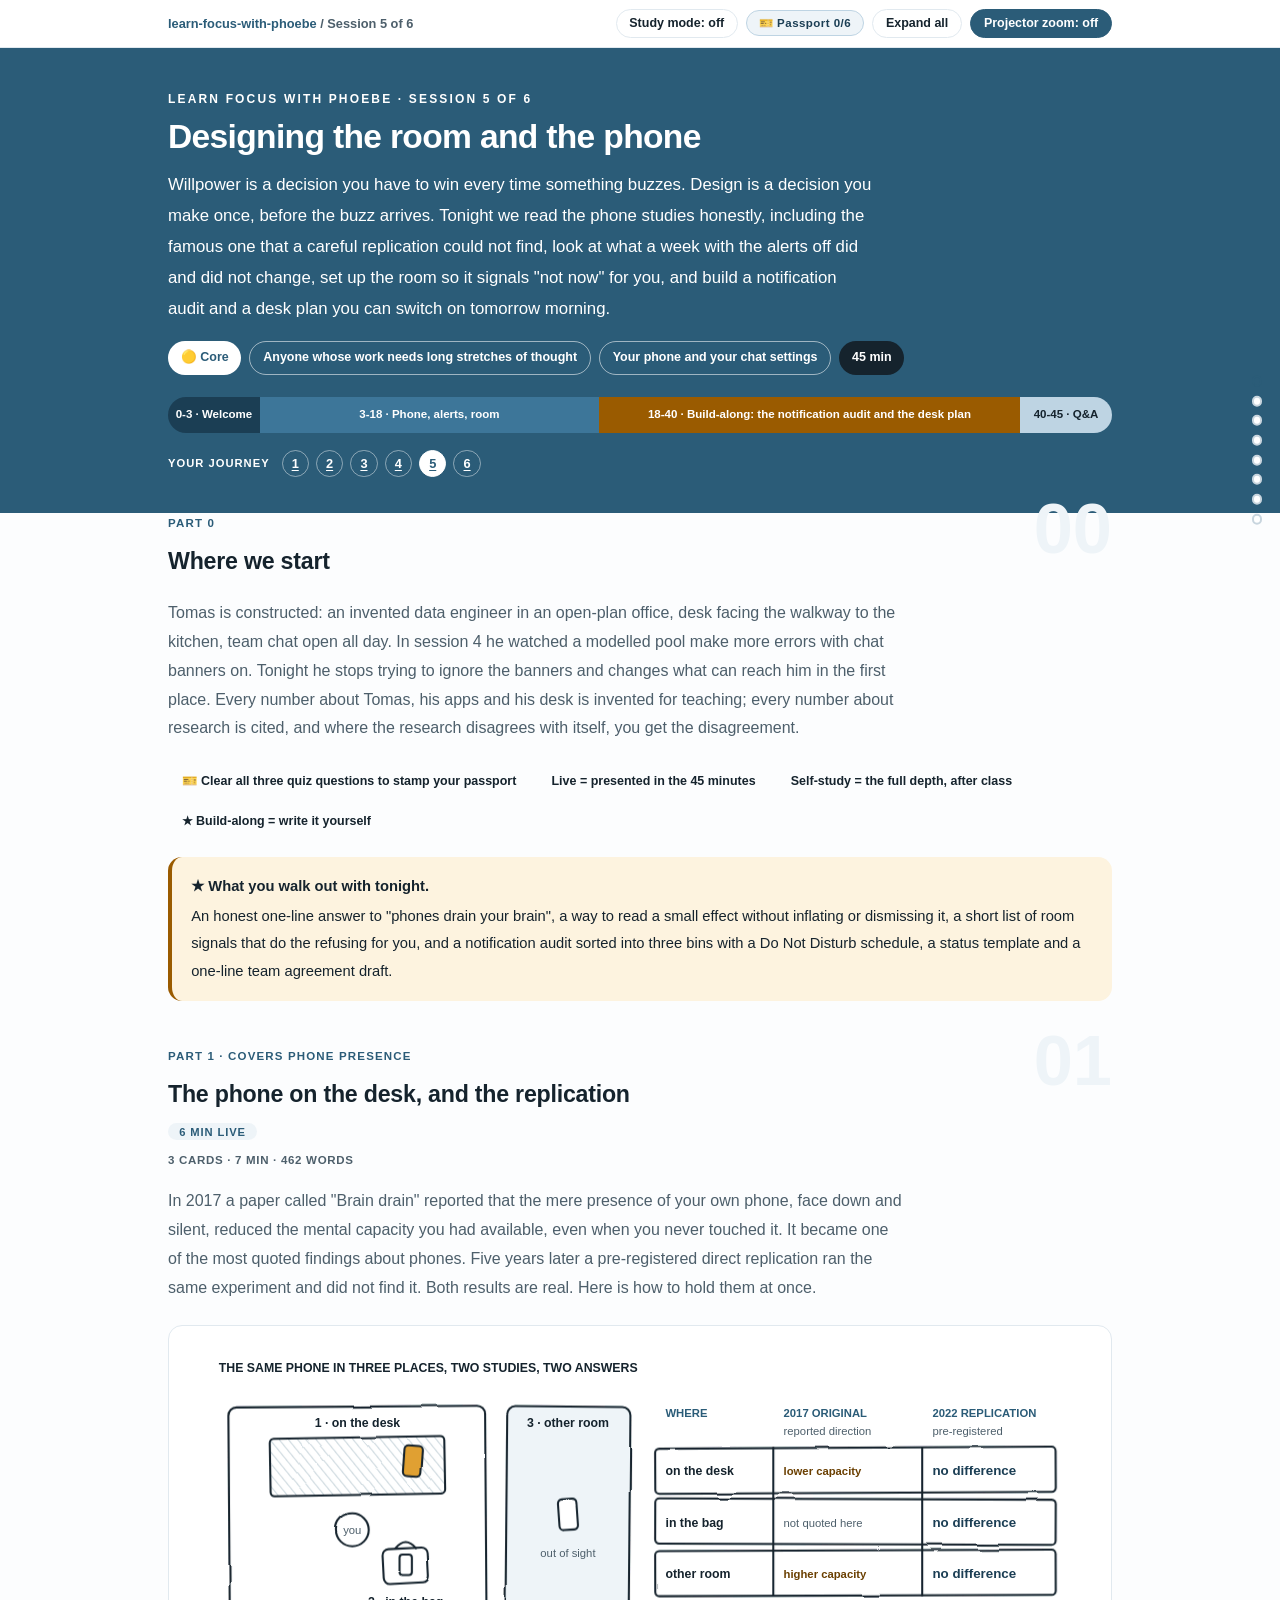
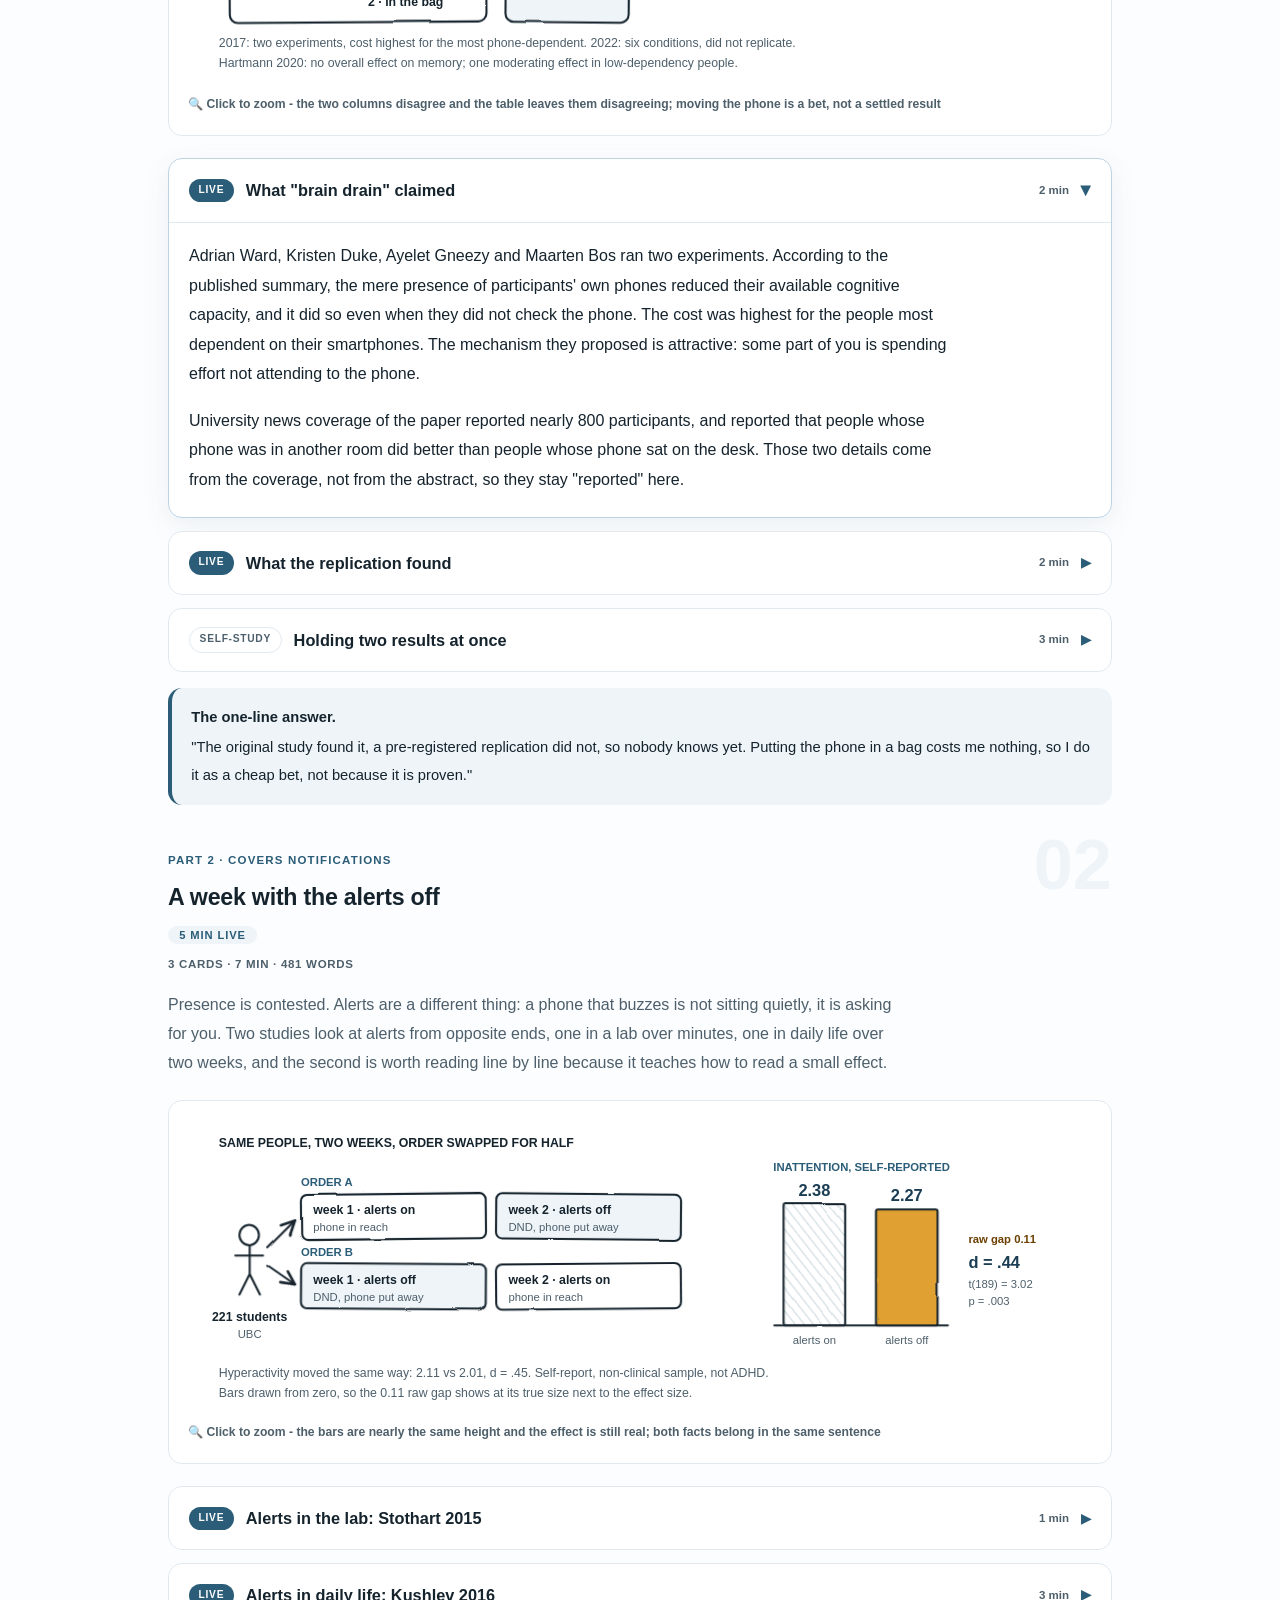
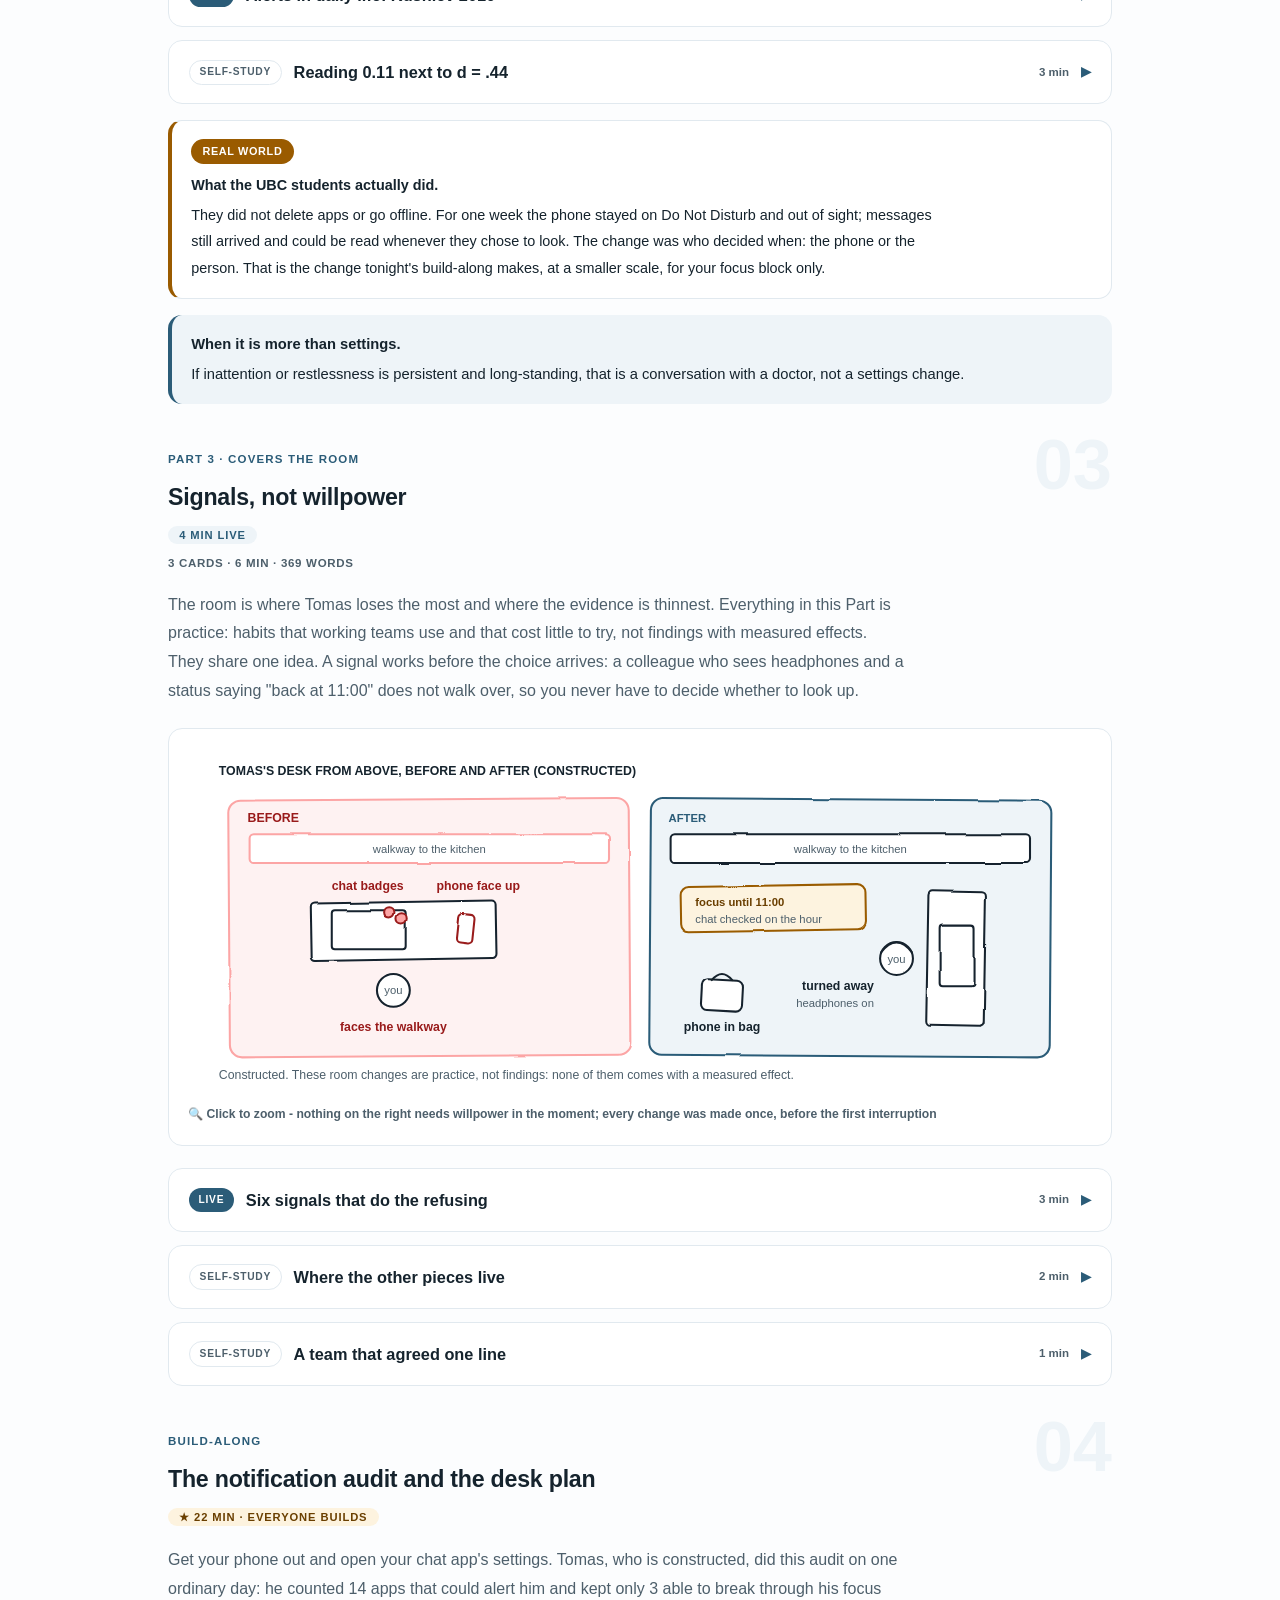
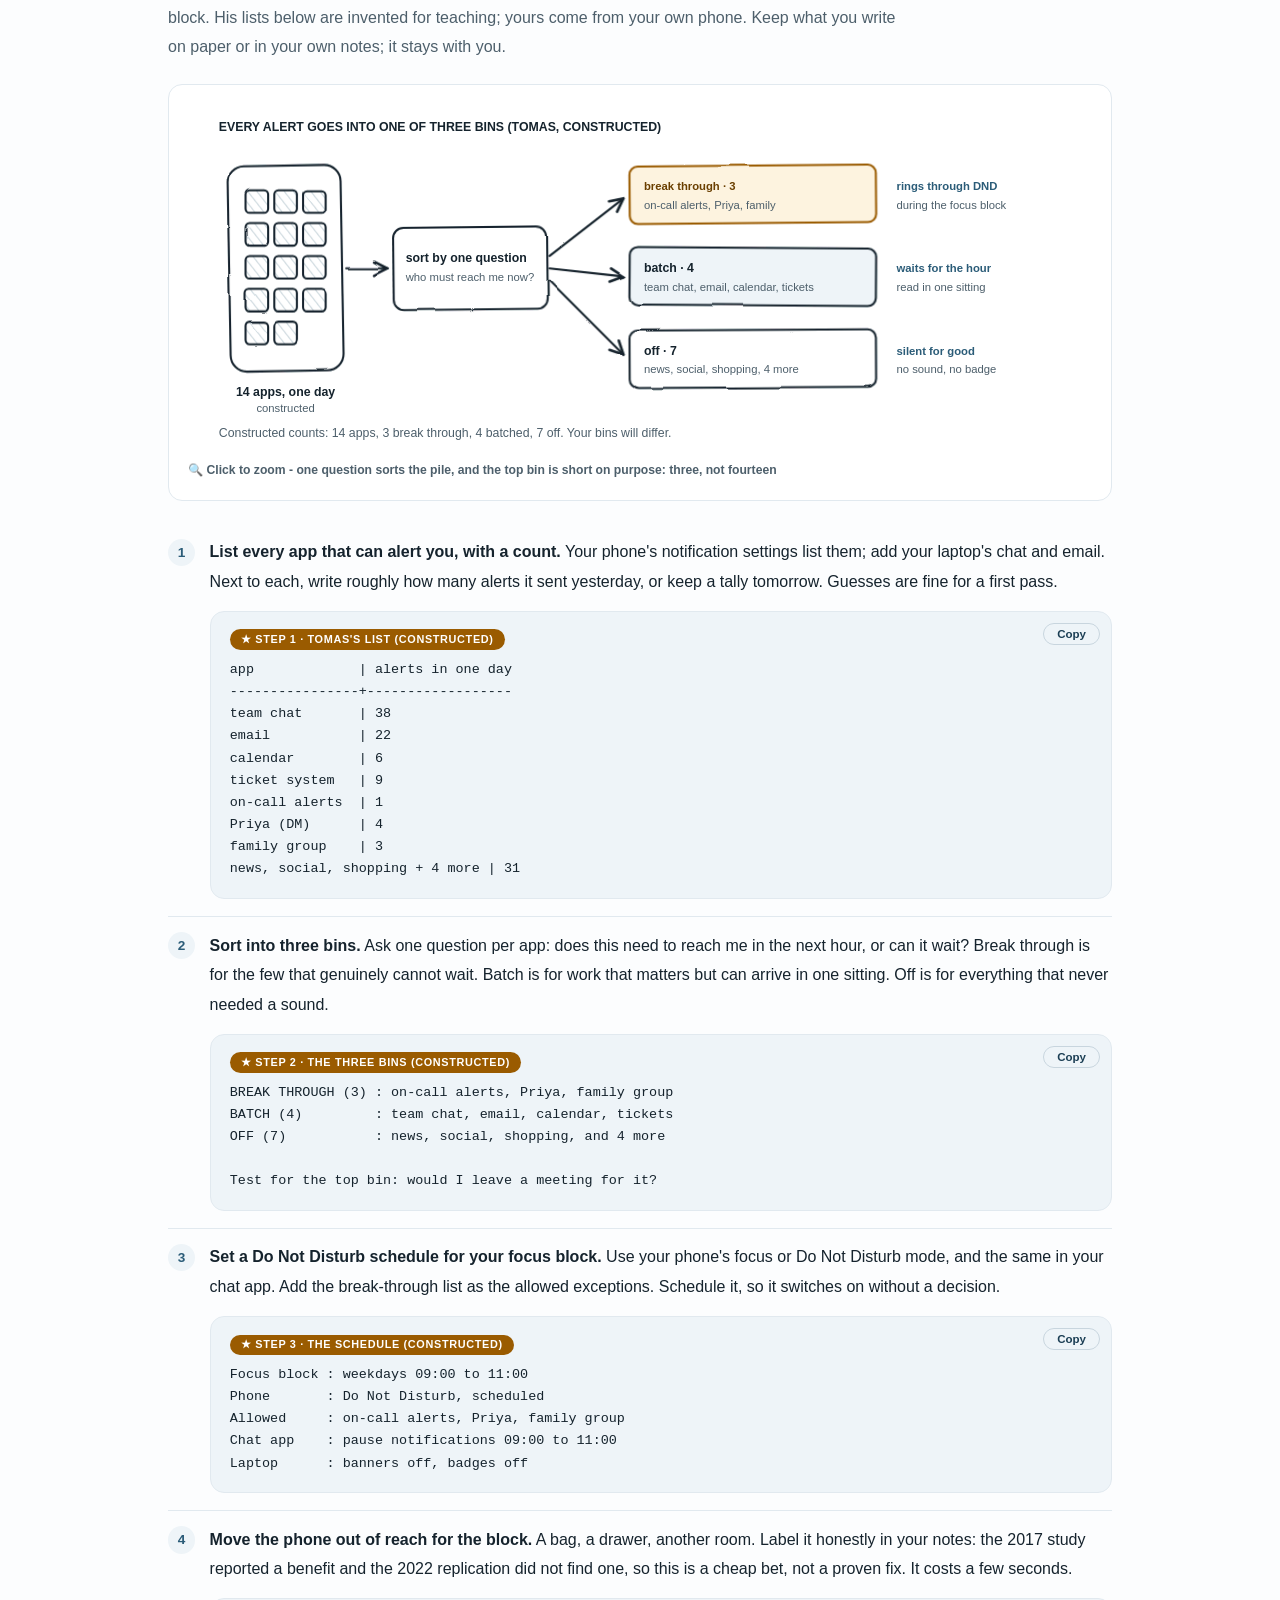
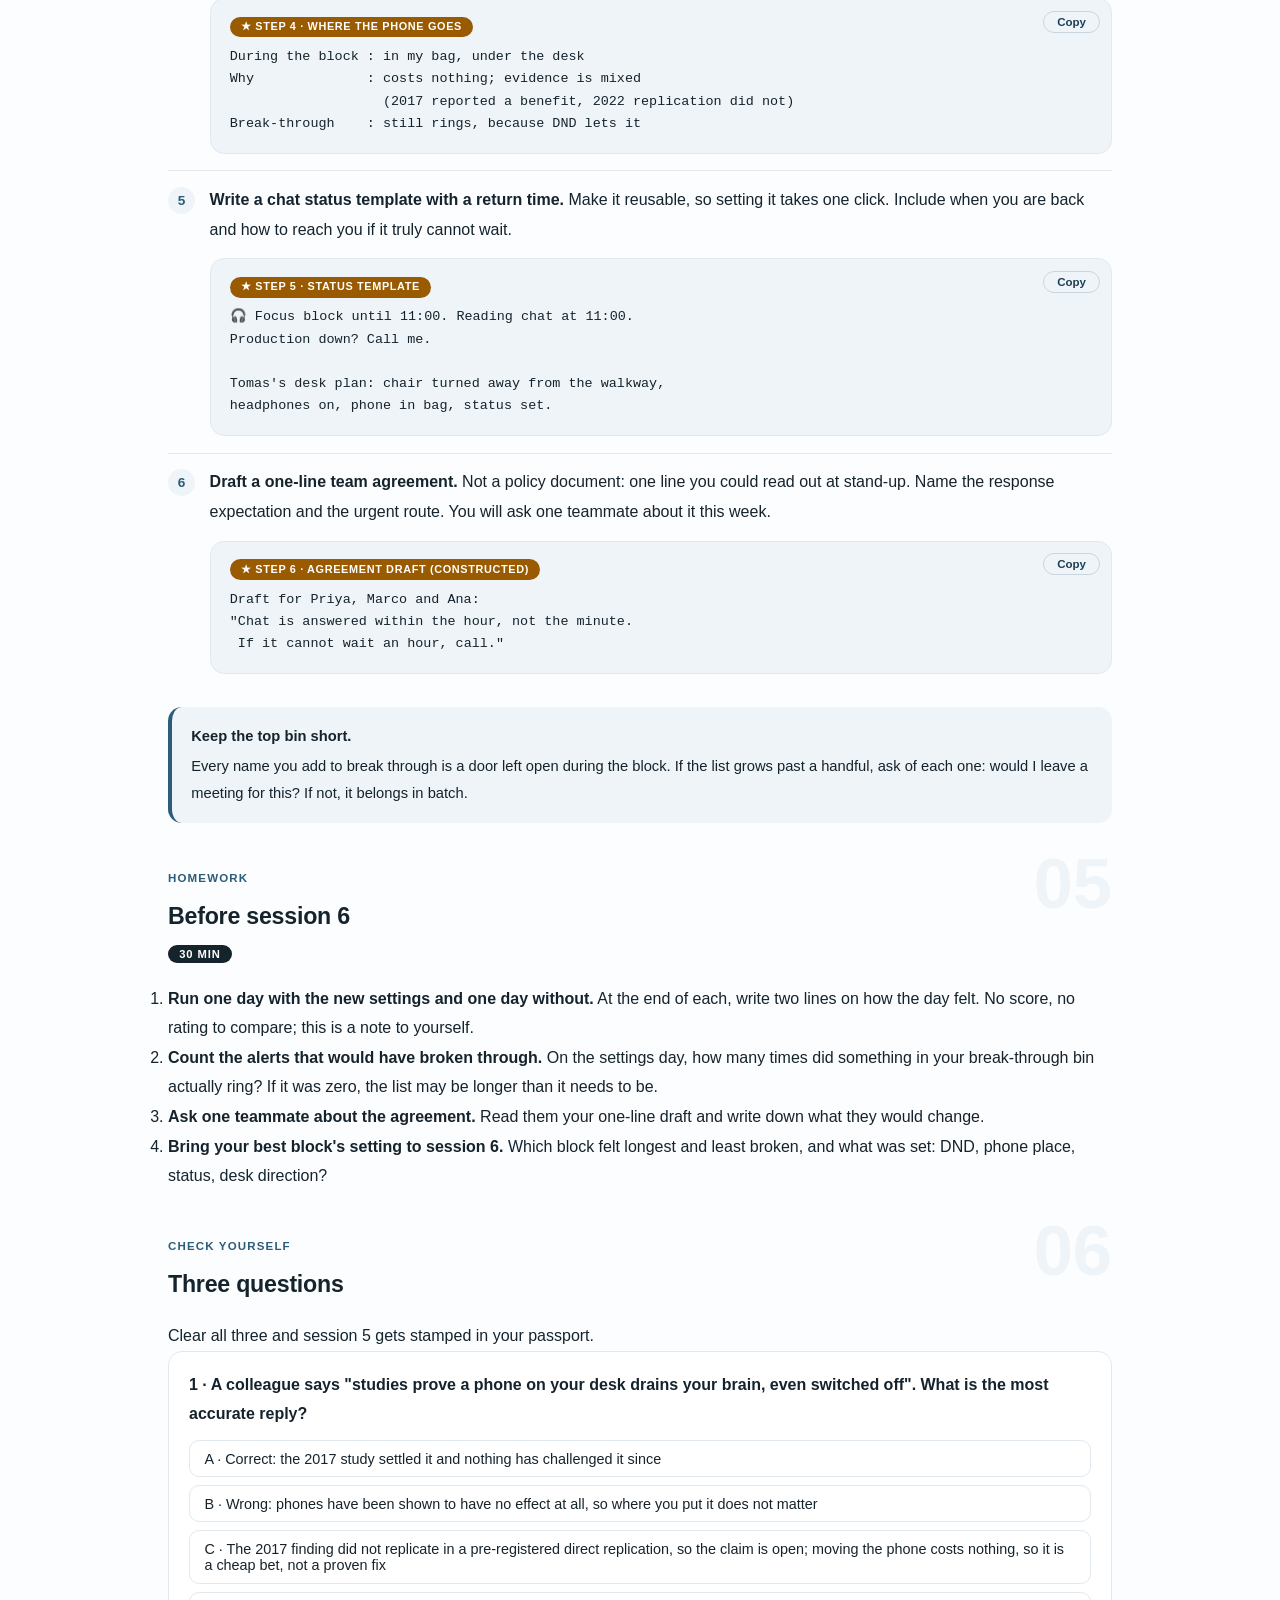
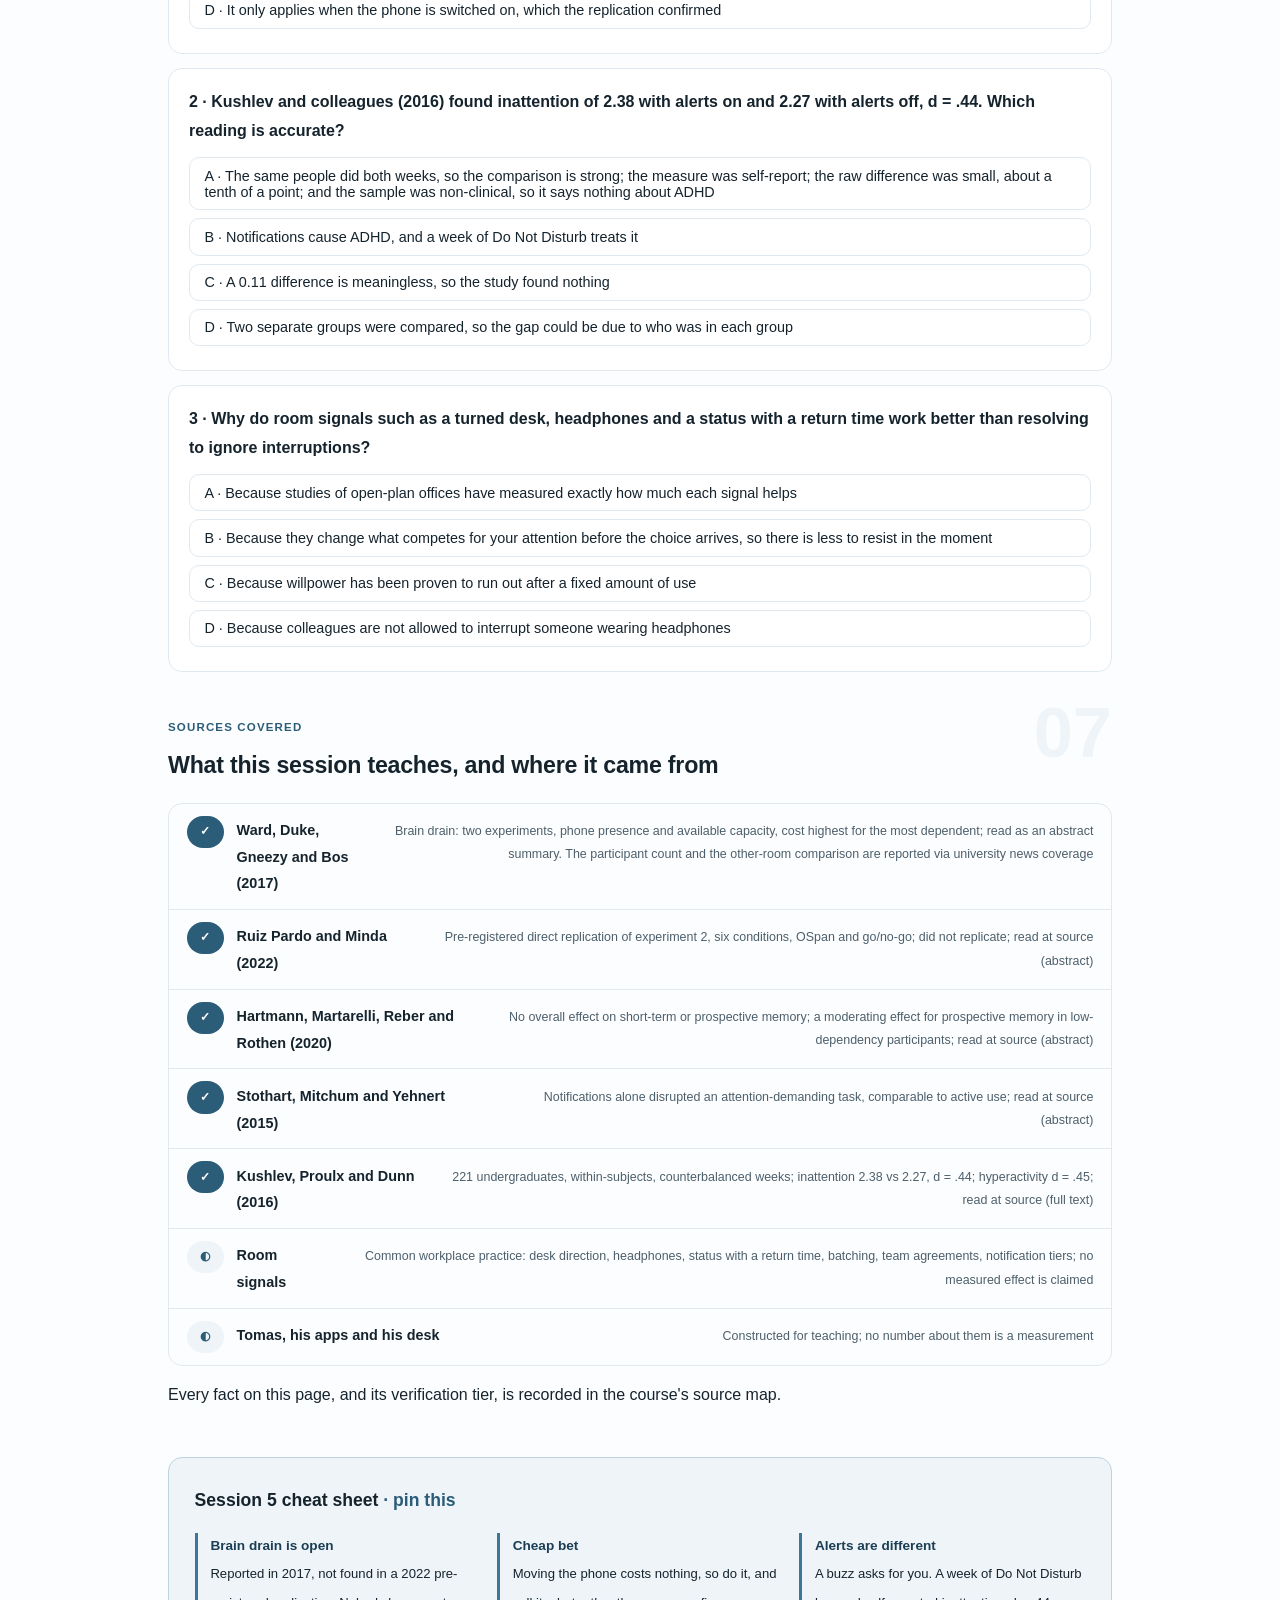
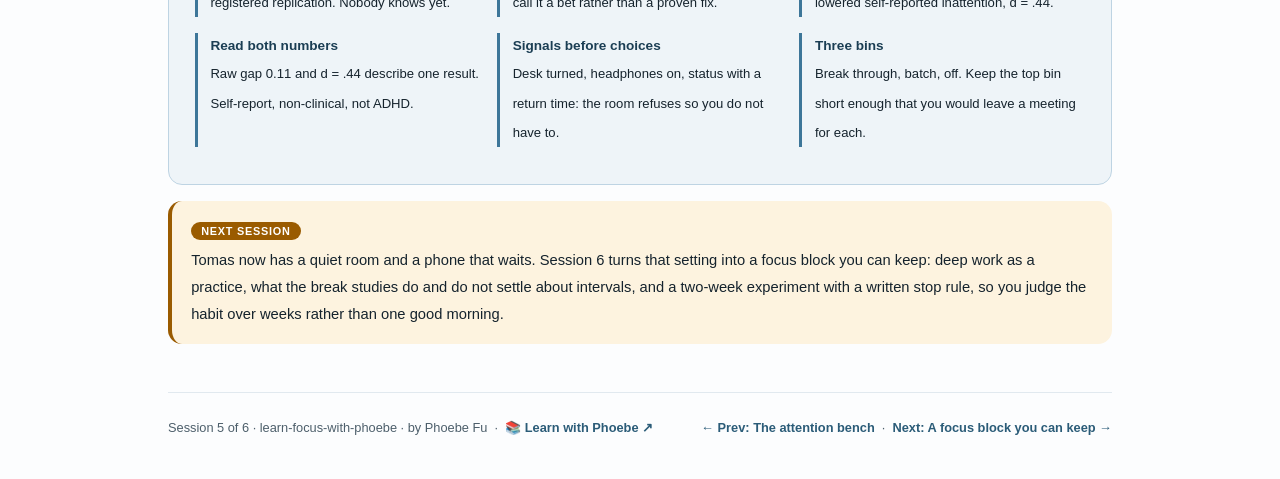
<file: courses/05-the-room-and-the-phone.html>
<!DOCTYPE html>
<html lang="en">
<head>
<meta charset="UTF-8">
<meta name="viewport" content="width=device-width, initial-scale=1.0">
<!-- social:start -->
<meta name="description" content="Session 5 of 6. The phone-on-the-desk study and the replication that did not find it, a week with alerts off read honestly (a 0.11 raw gap next to d = .44), room signals that beat willpower, and a notification audit with a desk plan.">
<meta property="og:type" content="article">
<meta property="og:site_name" content="Learn with Phoebe">
<meta property="og:title" content="Designing the room and the phone - learn focus with phoebe">
<meta property="og:description" content="Session 5 of 6. Brain drain and its failed replication, a week of alerts off, and a notification audit you build tonight.">
<meta property="og:url" content="https://phoebefu6.github.io/learn-focus-with-phoebe/courses/05-the-room-and-the-phone.html">
<meta property="og:image" content="https://phoebefu6.github.io/learn-focus-with-phoebe/assets/og-cover.png">
<meta property="og:image:width" content="1200">
<meta property="og:image:height" content="630">
<meta name="twitter:card" content="summary_large_image">
<meta name="twitter:title" content="Designing the room and the phone - learn focus with phoebe">
<meta name="twitter:description" content="Session 5 of 6. The phone studies that disagree, and a notification audit you build tonight.">
<meta name="twitter:image" content="https://phoebefu6.github.io/learn-focus-with-phoebe/assets/og-cover.png">
<!-- social:end -->
<title>Session 5 · Designing the room and the phone - learn focus with phoebe</title>
<link rel="stylesheet" href="../assets/style.css?v=3">
</head>
<body>

<div class="toolbar">
  <div class="wrap">
    <span class="crumb"><a href="../index.html">learn-focus-with-phoebe</a> / Session 5 of 6</span>
    <button class="btn" id="toggle-all" type="button">Expand all</button>
    <button class="btn primary" id="zoom-toggle" type="button">Projector zoom: off</button>
  </div>
</div>

<header class="masthead">
  <div class="wrap">
    <div class="eyebrow">Learn Focus with Phoebe · Session 5 of 6</div>
    <h1>Designing the room and the <span class="accent">phone</span></h1>
    <p class="sub">Willpower is a decision you have to win every time something buzzes. Design is a decision you make once, before the buzz arrives. Tonight we read the phone studies honestly, including the famous one that a careful replication could not find, look at what a week with the alerts off did and did not change, set up the room so it signals "not now" for you, and build a notification audit and a desk plan you can switch on tomorrow morning.</p>
    <div class="chip-row">
      <span class="chip level">🟡 Core</span>
      <span class="chip audience">Anyone whose work needs long stretches of thought</span>
      <span class="chip audience">Your phone and your chat settings</span>
      <span class="chip time">45 min</span>
    </div>
    <div class="agenda">
      <span class="a1" style="flex:1">0-3 · Welcome</span>
      <span class="a2" style="flex:4">3-18 · Phone, alerts, room</span>
      <span class="a3" style="flex:5">18-40 · Build-along: the notification audit and the desk plan</span>
      <span class="a4" style="flex:1">40-45 · Q&amp;A</span>
    </div>
  </div>
</header>

<main class="wrap">

  <section class="section" id="intro">
    <div class="section-kicker">
      <span class="klabel">Part 0</span>
      <h2>Where we start</h2>
    </div>
    <p class="lede">Tomas is constructed: an invented data engineer in an open-plan office, desk facing the walkway to the kitchen, team chat open all day. In session 4 he watched a modelled pool make more errors with chat banners on. Tonight he stops trying to ignore the banners and changes what can reach him in the first place. Every number about Tomas, his apps and his desk is invented for teaching; every number about research is cited, and where the research disagrees with itself, you get the disagreement.</p>

    <div class="legend">
      <span class="pill">🎫 Clear all three quiz questions to stamp your passport</span>
      <span class="pill">Live = presented in the 45 minutes</span>
      <span class="pill">Self-study = the full depth, after class</span>
      <span class="pill">★ Build-along = write it yourself</span>
    </div>

    <div class="callout win">
      <p><strong>★ What you walk out with tonight.</strong> An honest one-line answer to "phones drain your brain", a way to read a small effect without inflating or dismissing it, a short list of room signals that do the refusing for you, and a notification audit sorted into three bins with a Do Not Disturb schedule, a status template and a one-line team agreement draft.</p>
    </div>
  </section>

  <section class="section" id="part-1">
    <div class="section-kicker">
      <span class="klabel">Part 1 · covers phone presence</span>
      <h2>The phone on the desk, and the replication</h2>
      <span class="tag concept">6 min live</span>
    </div>
    <p class="lede">In 2017 a paper called "Brain drain" reported that the mere presence of your own phone, face down and silent, reduced the mental capacity you had available, even when you never touched it. It became one of the most quoted findings about phones. Five years later a pre-registered direct replication ran the same experiment and did not find it. Both results are real. Here is how to hold them at once.</p>

    <figure class="zoomable">
      <svg viewBox="0 0 880 330" xmlns="http://www.w3.org/2000/svg" role="img" aria-label="A top-down desk plan with the same phone in three places: on the desk, in a bag on the floor, and in another room. Beside it, a results table with two columns. The 2017 original reported lower capacity with the phone on the desk and higher capacity with it in another room; the bag condition is not quoted. The 2022 pre-registered replication found no difference in any of the three places. Neither column is marked as the winner.">
        <defs>
          <filter id="f5aSk" x="-3%" y="-3%" width="106%" height="106%"><feTurbulence type="fractalNoise" baseFrequency="0.02" numOctaves="2" seed="53" result="n"/><feDisplacementMap in="SourceGraphic" in2="n" scale="2.4" xChannelSelector="R" yChannelSelector="G"/></filter>
          <pattern id="f5aHc" patternUnits="userSpaceOnUse" width="7" height="7" patternTransform="rotate(-38)"><line x1="0" y1="0" x2="0" y2="7" stroke="#2B5C78" stroke-width="1" opacity=".5"/></pattern>
        </defs>
        <style>
          .f5aH { font: 800 12px Inter, sans-serif; fill: #15232D; }
          .f5aL { font: 600 12px Inter, sans-serif; fill: #15232D; }
          .f5aS { font: 400 11px Inter, sans-serif; fill: #4D5F6B; }
          .f5aB { font: 800 11px Inter, sans-serif; fill: #6A3F00; }
          .f5aA { font: 700 11px Inter, sans-serif; fill: #2B5C78; }
          .f5aV { font: 800 13px Inter, sans-serif; fill: #1B3E54; }
          .f5aN { font: 400 12px Inter, sans-serif; fill: #4D5F6B; }
        </style>

        <text class="f5aH" x="30" y="26">THE SAME PHONE IN THREE PLACES, TWO STUDIES, TWO ANSWERS</text>

        <g filter="url(#f5aSk)" fill="none" stroke="#15232D" stroke-width="2" stroke-linecap="round" stroke-linejoin="round">
          <rect x="40" y="60" width="250" height="210" rx="8" transform="rotate(-0.4 165 165)" fill="#FFFFFF"/>
          <rect x="310" y="60" width="120" height="210" rx="8" transform="rotate(0.5 370 165)" fill="#EEF4F8"/>
          <rect x="80" y="90" width="170" height="56" rx="4" transform="rotate(-1 165 118)" fill="url(#f5aHc)"/>
          <rect x="210" y="98" width="18" height="30" rx="4" transform="rotate(4 219 113)" fill="#E0A030"/>
          <circle cx="160" cy="180" r="16" fill="#FFFFFF"/>
          <rect x="190" y="198" width="44" height="34" rx="6" transform="rotate(-3 212 215)" fill="#FFFFFF"/>
          <path d="M202 198 Q212 186 222 198"/>
          <rect x="206" y="204" width="12" height="20" rx="3" fill="#FFFFFF"/>
          <rect x="361" y="150" width="18" height="30" rx="4" transform="rotate(-4 370 165)" fill="#FFFFFF"/>
          <rect x="455" y="100" width="390" height="44" rx="4" transform="rotate(-0.3 650 122)" fill="#FFFFFF"/>
          <rect x="455" y="150" width="390" height="44" rx="4" transform="rotate(0.2 650 172)" fill="#FFFFFF"/>
          <rect x="455" y="200" width="390" height="44" rx="4" transform="rotate(-0.2 650 222)" fill="#FFFFFF"/>
          <path d="M570 100 L570 244"/>
          <path d="M715 100 L715 244"/>
        </g>

        <text class="f5aL" x="165" y="80" text-anchor="middle">1 · on the desk</text>
        <text class="f5aS" x="160" y="184" text-anchor="middle">you</text>
        <text class="f5aL" x="212" y="254" text-anchor="middle">2 · in the bag</text>
        <text class="f5aL" x="370" y="80" text-anchor="middle">3 · other room</text>
        <text class="f5aS" x="370" y="206" text-anchor="middle">out of sight</text>

        <text class="f5aA" x="465" y="70">WHERE</text>
        <text class="f5aA" x="580" y="70">2017 ORIGINAL</text>
        <text class="f5aS" x="580" y="88">reported direction</text>
        <text class="f5aA" x="725" y="70">2022 REPLICATION</text>
        <text class="f5aS" x="725" y="88">pre-registered</text>
        <text class="f5aL" x="465" y="127">on the desk</text>
        <text class="f5aB" x="580" y="127">lower capacity</text>
        <text class="f5aV" x="725" y="127">no difference</text>
        <text class="f5aL" x="465" y="177">in the bag</text>
        <text class="f5aS" x="580" y="177">not quoted here</text>
        <text class="f5aV" x="725" y="177">no difference</text>
        <text class="f5aL" x="465" y="227">other room</text>
        <text class="f5aB" x="580" y="227">higher capacity</text>
        <text class="f5aV" x="725" y="227">no difference</text>

        <text class="f5aN" x="30" y="294">2017: two experiments, cost highest for the most phone-dependent. 2022: six conditions, did not replicate.</text>
        <text class="f5aN" x="30" y="314">Hartmann 2020: no overall effect on memory; one moderating effect in low-dependency people.</text>
      </svg>
      <figcaption>🔍 Click to zoom - the two columns disagree and the table leaves them disagreeing; moving the phone is a bet, not a settled result</figcaption>
    </figure>

    <details class="card" open>
      <summary><span class="mode live">Live</span>What "brain drain" claimed<span class="mini">2 min</span><span class="caret">▶</span></summary>
      <div class="body">
        <p>Adrian Ward, Kristen Duke, Ayelet Gneezy and Maarten Bos ran two experiments. According to the published summary, the mere presence of participants' own phones reduced their available cognitive capacity, and it did so even when they did not check the phone. The cost was highest for the people most dependent on their smartphones. The mechanism they proposed is attractive: some part of you is spending effort not attending to the phone.</p>
        <p>University news coverage of the paper reported nearly 800 participants, and reported that people whose phone was in another room did better than people whose phone sat on the desk. Those two details come from the coverage, not from the abstract, so they stay "reported" here.</p>
      </div>
    </details>

    <details class="card">
      <summary><span class="mode live">Live</span>What the replication found<span class="mini">2 min</span><span class="caret">▶</span></summary>
      <div class="body">
        <p>Ruiz Pardo and Minda (2022) ran a pre-registered direct replication of Ward's second experiment. Pre-registered means the method and the analysis were written down and published before the data came in, so nobody could choose the flattering test afterwards. They used six conditions: phone on the desk, in a pocket or bag, or outside the room, each with the phone switched on or off. Capacity was measured with an operation span task (OSpan, a working memory test) and a go/no-go task. The brain drain effect did not replicate.</p>
        <p>A separate study, Hartmann and colleagues (2020), looked at memory: phone presence had no overall effect on short-term memory or on prospective memory (remembering to do something later). They did find a moderating effect for prospective memory in participants with low smartphone dependency, which is a narrower and stranger finding than the headline.</p>
      </div>
    </details>

    <details class="card">
      <summary><span class="mode self">Self-study</span>Holding two results at once<span class="mini">3 min</span><span class="caret">▶</span></summary>
      <div class="body">
        <p>One failed replication does not prove the original wrong, and one original does not survive a careful failure untouched. The honest summary today is: the strong claim, "a silent phone on the desk drains your brain", has not held up in the replication designed to test it most directly, and the memory study found no overall effect either. The question is open.</p>
        <p>So why does tonight's build-along still move the phone out of reach? Because the decision does not need the effect to be proven. Moving the phone costs nothing: no money, no lost information, a few seconds. If the effect is real, you gain; if it is not, you lose nothing. That is a cheap bet, and calling it a cheap bet rather than a proven fix keeps you honest when a colleague asks why you do it.</p>
        <p class="mono">Ward, A. F., Duke, K., Gneezy, A., and Bos, M. W. (2017). Brain drain. Journal of the Association for Consumer Research, 2(2), 140-154.<br>Ruiz Pardo, A. C., and Minda, J. P. (2022). Reexamining the "brain drain" effect. Acta Psychologica, 230, 103717.<br>Hartmann, M., Martarelli, C. S., Reber, T. P., and Rothen, N. (2020). Does a smartphone on the desk drain our brain? Consciousness and Cognition, 86, 103033.</p>
      </div>
    </details>

    <div class="callout tip">
      <p><strong>The one-line answer.</strong> "The original study found it, a pre-registered replication did not, so nobody knows yet. Putting the phone in a bag costs me nothing, so I do it as a cheap bet, not because it is proven."</p>
    </div>
  </section>

  <section class="section" id="part-2">
    <div class="section-kicker">
      <span class="klabel">Part 2 · covers notifications</span>
      <h2>A week with the alerts off</h2>
      <span class="tag concept">5 min live</span>
    </div>
    <p class="lede">Presence is contested. Alerts are a different thing: a phone that buzzes is not sitting quietly, it is asking for you. Two studies look at alerts from opposite ends, one in a lab over minutes, one in daily life over two weeks, and the second is worth reading line by line because it teaches how to read a small effect.</p>

    <figure class="zoomable">
      <svg viewBox="0 0 880 284" xmlns="http://www.w3.org/2000/svg" role="img" aria-label="The within-subjects design: the same 221 students spent one week with alerts on and the phone in reach, and one week with alerts off on Do Not Disturb and the phone put away; half did alerts on first, half did alerts off first. The result: self-reported inattention 2.38 with alerts on and 2.27 with alerts off, drawn as two close bars from zero. The raw gap is 0.11; the effect size is d = .44, t(189) = 3.02, p = .003.">
        <defs>
          <filter id="f5bSk" x="-3%" y="-3%" width="106%" height="106%"><feTurbulence type="fractalNoise" baseFrequency="0.02" numOctaves="2" seed="59" result="n"/><feDisplacementMap in="SourceGraphic" in2="n" scale="2.4" xChannelSelector="R" yChannelSelector="G"/></filter>
          <pattern id="f5bHc" patternUnits="userSpaceOnUse" width="7" height="7" patternTransform="rotate(-38)"><line x1="0" y1="0" x2="0" y2="7" stroke="#2B5C78" stroke-width="1" opacity=".5"/></pattern>
          <marker id="f5bAr" viewBox="0 0 10 10" refX="9" refY="5" markerWidth="8" markerHeight="8" orient="auto"><path d="M1 1 L9 5 L1 9" fill="none" stroke="#15232D" stroke-width="1.6" stroke-linecap="round"/></marker>
        </defs>
        <style>
          .f5bH { font: 800 12px Inter, sans-serif; fill: #15232D; }
          .f5bL { font: 600 12px Inter, sans-serif; fill: #15232D; }
          .f5bS { font: 400 11px Inter, sans-serif; fill: #4D5F6B; }
          .f5bB { font: 800 11px Inter, sans-serif; fill: #6A3F00; }
          .f5bA { font: 700 11px Inter, sans-serif; fill: #2B5C78; }
          .f5bV { font: 800 16px Inter, sans-serif; fill: #1B3E54; }
          .f5bN { font: 400 12px Inter, sans-serif; fill: #4D5F6B; }
        </style>

        <text class="f5bH" x="30" y="26">SAME PEOPLE, TWO WEEKS, ORDER SWAPPED FOR HALF</text>

        <g filter="url(#f5bSk)" fill="none" stroke="#15232D" stroke-width="2" stroke-linecap="round" stroke-linejoin="round">
          <circle cx="60" cy="112" r="10" fill="#FFFFFF"/>
          <path d="M60 122 L60 150 M46 132 L74 132 M60 150 L50 170 M60 150 L70 170"/>
          <path d="M78 124 L104 98" marker-end="url(#f5bAr)"/>
          <path d="M78 142 L104 160" marker-end="url(#f5bAr)"/>
          <rect x="110" y="72" width="180" height="44" rx="6" transform="rotate(-0.6 200 94)" fill="#FFFFFF"/>
          <rect x="300" y="72" width="180" height="44" rx="6" transform="rotate(0.5 390 94)" fill="#EEF4F8"/>
          <rect x="110" y="140" width="180" height="44" rx="6" transform="rotate(0.4 200 162)" fill="#EEF4F8"/>
          <rect x="300" y="140" width="180" height="44" rx="6" transform="rotate(-0.5 390 162)" fill="#FFFFFF"/>
          <path d="M570 200 L740 200"/>
          <rect x="580" y="81" width="60" height="119" rx="2" fill="url(#f5bHc)"/>
          <rect x="670" y="87" width="60" height="113" rx="2" fill="#E0A030"/>
        </g>

        <text class="f5bA" x="110" y="64">ORDER A</text>
        <text class="f5bA" x="110" y="132">ORDER B</text>
        <text class="f5bL" x="122" y="92">week 1 · alerts on</text>
        <text class="f5bS" x="122" y="108">phone in reach</text>
        <text class="f5bL" x="312" y="92">week 2 · alerts off</text>
        <text class="f5bS" x="312" y="108">DND, phone put away</text>
        <text class="f5bL" x="122" y="160">week 1 · alerts off</text>
        <text class="f5bS" x="122" y="176">DND, phone put away</text>
        <text class="f5bL" x="312" y="160">week 2 · alerts on</text>
        <text class="f5bS" x="312" y="176">phone in reach</text>
        <text class="f5bL" x="60" y="196" text-anchor="middle">221 students</text>
        <text class="f5bS" x="60" y="212" text-anchor="middle">UBC</text>

        <text class="f5bA" x="570" y="50">INATTENTION, SELF-REPORTED</text>
        <text class="f5bV" x="610" y="74" text-anchor="middle">2.38</text>
        <text class="f5bV" x="700" y="79" text-anchor="middle">2.27</text>
        <text class="f5bS" x="610" y="218" text-anchor="middle">alerts on</text>
        <text class="f5bS" x="700" y="218" text-anchor="middle">alerts off</text>
        <text class="f5bB" x="760" y="120">raw gap 0.11</text>
        <text class="f5bV" x="760" y="144">d = .44</text>
        <text class="f5bS" x="760" y="164">t(189) = 3.02</text>
        <text class="f5bS" x="760" y="180">p = .003</text>

        <text class="f5bN" x="30" y="250">Hyperactivity moved the same way: 2.11 vs 2.01, d = .45. Self-report, non-clinical sample, not ADHD.</text>
        <text class="f5bN" x="30" y="270">Bars drawn from zero, so the 0.11 raw gap shows at its true size next to the effect size.</text>
      </svg>
      <figcaption>🔍 Click to zoom - the bars are nearly the same height and the effect is still real; both facts belong in the same sentence</figcaption>
    </figure>

    <details class="card">
      <summary><span class="mode live">Live</span>Alerts in the lab: Stothart 2015<span class="mini">1 min</span><span class="caret">▶</span></summary>
      <div class="body">
        <p>Cary Stothart, Ainsley Mitchum and Courtney Yehnert gave people an attention-demanding task and sent some of them phone notifications during it. Nobody answered or touched the phone. According to the abstract, receiving the notification alone disrupted performance, to a degree comparable with people who actively used their phones. The authors proposed the route runs through task-irrelevant thought: the buzz starts a train of thought about the message, and that train runs while you are supposed to be working. Session 2 met the same paper from the mind-wandering side.</p>
      </div>
    </details>

    <details class="card">
      <summary><span class="mode live">Live</span>Alerts in daily life: Kushlev 2016<span class="mini">3 min</span><span class="caret">▶</span></summary>
      <div class="body">
        <p>Kostadin Kushlev, Jason Proulx and Elizabeth Dunn recruited 221 University of British Columbia undergraduates from the general participant pool. Each person did both conditions, which is what within-subjects means: one week with alerts on and the phone kept within reach, and one week on Do Not Disturb with the phone kept out of sight. The order was counterbalanced, so half did the alerts-on week first and half did it second, which stops "the second week was just calmer" from explaining the result.</p>
        <p>At the end of each week people rated their own inattention and hyperactivity symptoms. Inattention averaged 2.38 in the alerts-on week and 2.27 in the alerts-off week (SD .58 and .56), t(189) = 3.02, p = .003, d = .44. Hyperactivity went from 2.11 to 2.01, d = .45. Higher inattention went with lower productivity and lower well-being.</p>
      </div>
    </details>

    <details class="card">
      <summary><span class="mode self">Self-study</span>Reading 0.11 next to d = .44<span class="mini">3 min</span><span class="caret">▶</span></summary>
      <div class="body">
        <p>Two numbers describe the same result and they feel very different. The raw difference is 0.11 on the rating scale, about a tenth of a point. The effect size is d = .44, which sounds respectable. Both are true. The effect size is larger than the raw gap suggests because each person was compared with themselves: their own two weeks moved together, so a consistent small shift stands out clearly against the variation inside each person.</p>
        <p>The honest reading has four parts, and you need all of them. It was within-subjects, so the comparison is strong. It was self-report, so it measures how attentive people felt, not a test score. The raw change is small. And the sample was ordinary students, so these are symptoms on a scale, in a non-clinical group, not ADHD and not a diagnosis. Read that way, the study says: turning alerts off for a week made people feel a little less scattered, reliably.</p>
        <p>The modelled bench in session 4 pointed the same way from a different angle: in its 10-minute block, banners raised the last-fifth commission rate from 31.4 to 35.8 percent. That is a model built to illustrate, not a measurement, but it shows the mechanism you are designing against.</p>
        <p class="mono">Stothart, C., Mitchum, A., and Yehnert, C. (2015). The attentional cost of receiving a cell phone notification. JEP: Human Perception and Performance, 41(4), 893-897.<br>Kushlev, K., Proulx, J., and Dunn, E. W. (2016). "Silence your phones": Smartphone notifications increase inattention and hyperactivity symptoms. Proceedings of CHI 2016, 1011-1020.</p>
      </div>
    </details>

    <div class="callout example">
      <span class="ex-pill">Real world</span>
      <p><strong>What the UBC students actually did.</strong> They did not delete apps or go offline. For one week the phone stayed on Do Not Disturb and out of sight; messages still arrived and could be read whenever they chose to look. The change was who decided when: the phone or the person. That is the change tonight's build-along makes, at a smaller scale, for your focus block only.</p>
    </div>

    <div class="callout tip">
      <p><strong>When it is more than settings.</strong> If inattention or restlessness is persistent and long-standing, that is a conversation with a doctor, not a settings change.</p>
    </div>
  </section>

  <section class="section" id="part-3">
    <div class="section-kicker">
      <span class="klabel">Part 3 · covers the room</span>
      <h2>Signals, not willpower</h2>
      <span class="tag concept">4 min live</span>
    </div>
    <p class="lede">The room is where Tomas loses the most and where the evidence is thinnest. Everything in this Part is practice: habits that working teams use and that cost little to try, not findings with measured effects. They share one idea. A signal works before the choice arrives: a colleague who sees headphones and a status saying "back at 11:00" does not walk over, so you never have to decide whether to look up.</p>

    <figure class="zoomable">
      <svg viewBox="0 0 880 336" xmlns="http://www.w3.org/2000/svg" role="img" aria-label="Tomas's desk before and after, seen from above, constructed. Before, in red: the desk faces the walkway to the kitchen, the phone lies face up on the desk, and the monitor shows chat badges. After: the desk is turned so his back is to the walkway, headphones are on, the phone is in a bag on the floor, and a status reads focus until 11:00, chat checked on the hour.">
        <defs>
          <filter id="f5cSk" x="-3%" y="-3%" width="106%" height="106%"><feTurbulence type="fractalNoise" baseFrequency="0.02" numOctaves="2" seed="61" result="n"/><feDisplacementMap in="SourceGraphic" in2="n" scale="2.4" xChannelSelector="R" yChannelSelector="G"/></filter>
        </defs>
        <style>
          .f5cH { font: 800 12px Inter, sans-serif; fill: #15232D; }
          .f5cL { font: 600 12px Inter, sans-serif; fill: #15232D; }
          .f5cS { font: 400 11px Inter, sans-serif; fill: #4D5F6B; }
          .f5cB { font: 800 11px Inter, sans-serif; fill: #6A3F00; }
          .f5cA { font: 700 11px Inter, sans-serif; fill: #2B5C78; }
          .f5cR { font: 800 12px Inter, sans-serif; fill: #991B1B; }
          .f5cN { font: 400 12px Inter, sans-serif; fill: #4D5F6B; }
        </style>

        <text class="f5cH" x="30" y="26">TOMAS'S DESK FROM ABOVE, BEFORE AND AFTER (CONSTRUCTED)</text>

        <g filter="url(#f5cSk)" fill="none" stroke="#15232D" stroke-width="2" stroke-linecap="round" stroke-linejoin="round">
          <rect x="40" y="50" width="390" height="250" rx="12" transform="rotate(-0.4 235 175)" fill="#FEF2F2" stroke="#FCA5A5"/>
          <rect x="450" y="50" width="390" height="250" rx="12" transform="rotate(0.4 645 175)" fill="#EEF4F8" stroke="#2B5C78"/>
          <rect x="60" y="84" width="350" height="28" rx="4" fill="#FFFFFF" stroke="#FCA5A5"/>
          <rect x="470" y="84" width="350" height="28" rx="4" fill="#FFFFFF"/>
          <rect x="120" y="150" width="180" height="56" rx="4" transform="rotate(-1 210 178)" fill="#FFFFFF"/>
          <rect x="140" y="158" width="72" height="38" rx="3" fill="#FFFFFF"/>
          <circle cx="196" cy="160" r="5" fill="#FCA5A5" stroke="#991B1B"/>
          <circle cx="208" cy="166" r="5" fill="#FCA5A5" stroke="#991B1B"/>
          <rect x="262" y="162" width="16" height="28" rx="4" transform="rotate(6 270 176)" fill="#FFFFFF" stroke="#991B1B"/>
          <circle cx="200" cy="236" r="16" fill="#FFFFFF"/>
          <rect x="720" y="140" width="56" height="130" rx="4" transform="rotate(1 748 205)" fill="#FFFFFF"/>
          <rect x="732" y="172" width="34" height="60" rx="3" fill="#FFFFFF"/>
          <circle cx="690" cy="205" r="16" fill="#FFFFFF"/>
          <path d="M675 199 Q690 180 705 199"/>
          <rect x="480" y="134" width="180" height="44" rx="8" transform="rotate(-1 570 156)" fill="#FDF3DF" stroke="#9A5B00"/>
          <rect x="500" y="226" width="40" height="30" rx="6" transform="rotate(3 520 241)" fill="#FFFFFF"/>
          <path d="M510 226 Q520 214 530 226"/>
        </g>

        <text class="f5cR" x="58" y="72">BEFORE</text>
        <text class="f5cS" x="235" y="102" text-anchor="middle">walkway to the kitchen</text>
        <text class="f5cR" x="140" y="138">chat badges</text>
        <text class="f5cR" x="242" y="138">phone face up</text>
        <text class="f5cS" x="200" y="240" text-anchor="middle">you</text>
        <text class="f5cR" x="200" y="276" text-anchor="middle">faces the walkway</text>

        <text class="f5cA" x="468" y="72">AFTER</text>
        <text class="f5cS" x="645" y="102" text-anchor="middle">walkway to the kitchen</text>
        <text class="f5cB" x="494" y="154">focus until 11:00</text>
        <text class="f5cS" x="494" y="170">chat checked on the hour</text>
        <text class="f5cS" x="690" y="209" text-anchor="middle">you</text>
        <text class="f5cL" x="668" y="236" text-anchor="end">turned away</text>
        <text class="f5cS" x="668" y="252" text-anchor="end">headphones on</text>
        <text class="f5cL" x="520" y="276" text-anchor="middle">phone in bag</text>

        <text class="f5cN" x="30" y="322">Constructed. These room changes are practice, not findings: none of them comes with a measured effect.</text>
      </svg>
      <figcaption>🔍 Click to zoom - nothing on the right needs willpower in the moment; every change was made once, before the first interruption</figcaption>
    </figure>

    <details class="card">
      <summary><span class="mode live">Live</span>Six signals that do the refusing<span class="mini">3 min</span><span class="caret">▶</span></summary>
      <div class="body">
        <p><strong>Face away from the walkway.</strong> Session 1 showed orienting moves your eyes before you decide anything. If people pass in your line of sight, every pass is a small orienting event. Turning the desk, or your chair, removes the events instead of resisting them.</p>
        <p><strong>Headphones as a visible signal.</strong> In an open-plan room, headphones say "in the middle of something" to anyone deciding whether to walk over. Their value is as much the signal as the sound.</p>
        <p><strong>A status message with a return time.</strong> "Focus block, back at 11:00" answers the colleague's real question, which is when, not whether. A return time makes waiting easy; a bare "busy" makes people try anyway.</p>
        <p><strong>Batch chat to set times.</strong> Check on the hour, or at the end of each block, instead of whenever a badge appears. The messages still get read; the timing becomes yours.</p>
        <p><strong>A shared team agreement on response times.</strong> Personal settings fail if the team expects replies in two minutes. One line agreed together, such as "chat within the hour, call if it is urgent", makes everyone's focus block legitimate.</p>
        <p><strong>Notification tiers.</strong> A short list of people and systems who can break through Do Not Disturb, and everyone else waits. The build-along makes this list.</p>
      </div>
    </details>

    <details class="card">
      <summary><span class="mode self">Self-study</span>Where the other pieces live<span class="mini">2 min</span><span class="caret">▶</span></summary>
      <div class="body">
        <p>What each interruption costs once it lands, and how long getting back takes, is taught with its evidence in <a href="https://phoebefu6.github.io/learn-time-management-with-phoebe/courses/05-interruptions-and-switching.html">Time Management session 5 ↗</a>. Tonight is about stopping the interruption before it lands.</p>
        <p>If your batch bin holds dozens of messages an hour, sorting them by hand at each check becomes its own job. Using AI to triage messages, summarise threads and flag what needs you is covered in <a href="https://phoebefu6.github.io/learn-ai-productivity-with-phoebe/">AI Productivity ↗</a>. The two fit together: settings decide when messages reach you, triage decides what you read first when they do.</p>
      </div>
    </details>

    <details class="card">
      <summary><span class="mode self">Self-study</span>A team that agreed one line<span class="mini">1 min</span><span class="caret">▶</span></summary>
      <div class="body">
        <p>Imagine a hypothetical analytics team where everyone answers chat within minutes because everyone else does. Nobody wants it; nobody can stop first. One person proposes a line at stand-up: "mornings until 11:00 are quiet, chat is read at 11:00, call for production incidents". The change costs nothing, and it works only because it is shared: one person going quiet alone looks unresponsive, the whole team going quiet together looks like a policy.</p>
      </div>
    </details>
  </section>

  <section class="section" id="demo-1">
    <div class="section-kicker">
      <span class="klabel">Build-along</span>
      <h2>The notification audit and the desk plan</h2>
      <span class="tag demo">★ 22 min · everyone builds</span>
    </div>
    <p class="lede">Get your phone out and open your chat app's settings. Tomas, who is constructed, did this audit on one ordinary day: he counted 14 apps that could alert him and kept only 3 able to break through his focus block. His lists below are invented for teaching; yours come from your own phone. Keep what you write on paper or in your own notes; it stays with you.</p>

    <figure class="zoomable">
      <svg viewBox="0 0 880 336" xmlns="http://www.w3.org/2000/svg" role="img" aria-label="Tomas's notification audit as a sorting mechanism, constructed. A phone holding 14 apps that alert feeds one sorting question, who must reach me now. Three outputs: break through, 3 apps, on-call alerts, Priya and family, which ring through Do Not Disturb; batch, 4 apps, team chat, email, calendar and tickets, read on the hour; off, 7 apps, news, social, shopping and 4 more, silent for good.">
        <defs>
          <filter id="f5dSk" x="-3%" y="-3%" width="106%" height="106%"><feTurbulence type="fractalNoise" baseFrequency="0.02" numOctaves="2" seed="67" result="n"/><feDisplacementMap in="SourceGraphic" in2="n" scale="2.4" xChannelSelector="R" yChannelSelector="G"/></filter>
          <pattern id="f5dHc" patternUnits="userSpaceOnUse" width="7" height="7" patternTransform="rotate(-38)"><line x1="0" y1="0" x2="0" y2="7" stroke="#2B5C78" stroke-width="1" opacity=".5"/></pattern>
          <marker id="f5dAr" viewBox="0 0 10 10" refX="9" refY="5" markerWidth="8" markerHeight="8" orient="auto"><path d="M1 1 L9 5 L1 9" fill="none" stroke="#15232D" stroke-width="1.6" stroke-linecap="round"/></marker>
        </defs>
        <style>
          .f5dH { font: 800 12px Inter, sans-serif; fill: #15232D; }
          .f5dL { font: 600 12px Inter, sans-serif; fill: #15232D; }
          .f5dS { font: 400 11px Inter, sans-serif; fill: #4D5F6B; }
          .f5dB { font: 800 11px Inter, sans-serif; fill: #6A3F00; }
          .f5dA { font: 700 11px Inter, sans-serif; fill: #2B5C78; }
          .f5dN { font: 400 12px Inter, sans-serif; fill: #4D5F6B; }
        </style>

        <text class="f5dH" x="30" y="26">EVERY ALERT GOES INTO ONE OF THREE BINS (TOMAS, CONSTRUCTED)</text>

        <g filter="url(#f5dSk)" fill="none" stroke="#15232D" stroke-width="2" stroke-linecap="round" stroke-linejoin="round">
          <rect x="40" y="60" width="110" height="200" rx="16" transform="rotate(-1 95 160)" fill="#FFFFFF"/>
          <rect x="56" y="84" width="22" height="22" rx="4" fill="url(#f5dHc)"/>
          <rect x="84" y="84" width="22" height="22" rx="4" fill="url(#f5dHc)"/>
          <rect x="112" y="84" width="22" height="22" rx="4" fill="url(#f5dHc)"/>
          <rect x="56" y="116" width="22" height="22" rx="4" fill="url(#f5dHc)"/>
          <rect x="84" y="116" width="22" height="22" rx="4" fill="url(#f5dHc)"/>
          <rect x="112" y="116" width="22" height="22" rx="4" fill="url(#f5dHc)"/>
          <rect x="56" y="148" width="22" height="22" rx="4" fill="url(#f5dHc)"/>
          <rect x="84" y="148" width="22" height="22" rx="4" fill="url(#f5dHc)"/>
          <rect x="112" y="148" width="22" height="22" rx="4" fill="url(#f5dHc)"/>
          <rect x="56" y="180" width="22" height="22" rx="4" fill="url(#f5dHc)"/>
          <rect x="84" y="180" width="22" height="22" rx="4" fill="url(#f5dHc)"/>
          <rect x="112" y="180" width="22" height="22" rx="4" fill="url(#f5dHc)"/>
          <rect x="56" y="212" width="22" height="22" rx="4" fill="url(#f5dHc)"/>
          <rect x="84" y="212" width="22" height="22" rx="4" fill="url(#f5dHc)"/>
          <path d="M154 160 L194 160" marker-end="url(#f5dAr)"/>
          <rect x="200" y="120" width="150" height="80" rx="10" transform="rotate(-0.6 275 160)" fill="#FFFFFF"/>
          <path d="M352 148 L424 92" marker-end="url(#f5dAr)"/>
          <path d="M352 160 L424 168" marker-end="url(#f5dAr)"/>
          <path d="M352 172 L424 244" marker-end="url(#f5dAr)"/>
          <rect x="430" y="60" width="240" height="56" rx="8" transform="rotate(-0.5 550 88)" fill="#FDF3DF" stroke="#9A5B00"/>
          <rect x="430" y="140" width="240" height="56" rx="8" transform="rotate(0.4 550 168)" fill="#EEF4F8"/>
          <rect x="430" y="220" width="240" height="56" rx="8" transform="rotate(-0.3 550 248)" fill="#FFFFFF"/>
        </g>

        <text class="f5dL" x="95" y="284" text-anchor="middle">14 apps, one day</text>
        <text class="f5dS" x="95" y="300" text-anchor="middle">constructed</text>
        <text class="f5dL" x="212" y="154">sort by one question</text>
        <text class="f5dS" x="212" y="172">who must reach me now?</text>

        <text class="f5dB" x="444" y="84">break through · 3</text>
        <text class="f5dS" x="444" y="102">on-call alerts, Priya, family</text>
        <text class="f5dL" x="444" y="164">batch · 4</text>
        <text class="f5dS" x="444" y="182">team chat, email, calendar, tickets</text>
        <text class="f5dL" x="444" y="244">off · 7</text>
        <text class="f5dS" x="444" y="262">news, social, shopping, 4 more</text>

        <text class="f5dA" x="690" y="84">rings through DND</text>
        <text class="f5dS" x="690" y="102">during the focus block</text>
        <text class="f5dA" x="690" y="164">waits for the hour</text>
        <text class="f5dS" x="690" y="182">read in one sitting</text>
        <text class="f5dA" x="690" y="244">silent for good</text>
        <text class="f5dS" x="690" y="262">no sound, no badge</text>

        <text class="f5dN" x="30" y="324">Constructed counts: 14 apps, 3 break through, 4 batched, 7 off. Your bins will differ.</text>
      </svg>
      <figcaption>🔍 Click to zoom - one question sorts the pile, and the top bin is short on purpose: three, not fourteen</figcaption>
    </figure>

    <div class="steps">
      <div class="step">
        <p><strong>List every app that can alert you, with a count.</strong> Your phone's notification settings list them; add your laptop's chat and email. Next to each, write roughly how many alerts it sent yesterday, or keep a tally tomorrow. Guesses are fine for a first pass.</p>
        <div class="prompt-box good"><span class="label">★ Step 1 · Tomas's list (constructed)</span>app             | alerts in one day
----------------+------------------
team chat       | 38
email           | 22
calendar        | 6
ticket system   | 9
on-call alerts  | 1
Priya (DM)      | 4
family group    | 3
news, social, shopping + 4 more | 31</div>
      </div>
      <div class="step">
        <p><strong>Sort into three bins.</strong> Ask one question per app: does this need to reach me in the next hour, or can it wait? Break through is for the few that genuinely cannot wait. Batch is for work that matters but can arrive in one sitting. Off is for everything that never needed a sound.</p>
        <div class="prompt-box good"><span class="label">★ Step 2 · the three bins (constructed)</span>BREAK THROUGH (3) : on-call alerts, Priya, family group
BATCH (4)         : team chat, email, calendar, tickets
OFF (7)           : news, social, shopping, and 4 more

Test for the top bin: would I leave a meeting for it?</div>
      </div>
      <div class="step">
        <p><strong>Set a Do Not Disturb schedule for your focus block.</strong> Use your phone's focus or Do Not Disturb mode, and the same in your chat app. Add the break-through list as the allowed exceptions. Schedule it, so it switches on without a decision.</p>
        <div class="prompt-box good"><span class="label">★ Step 3 · the schedule (constructed)</span>Focus block : weekdays 09:00 to 11:00
Phone       : Do Not Disturb, scheduled
Allowed     : on-call alerts, Priya, family group
Chat app    : pause notifications 09:00 to 11:00
Laptop      : banners off, badges off</div>
      </div>
      <div class="step">
        <p><strong>Move the phone out of reach for the block.</strong> A bag, a drawer, another room. Label it honestly in your notes: the 2017 study reported a benefit and the 2022 replication did not find one, so this is a cheap bet, not a proven fix. It costs a few seconds.</p>
        <div class="prompt-box good"><span class="label">★ Step 4 · where the phone goes</span>During the block : in my bag, under the desk
Why              : costs nothing; evidence is mixed
                   (2017 reported a benefit, 2022 replication did not)
Break-through    : still rings, because DND lets it</div>
      </div>
      <div class="step">
        <p><strong>Write a chat status template with a return time.</strong> Make it reusable, so setting it takes one click. Include when you are back and how to reach you if it truly cannot wait.</p>
        <div class="prompt-box good"><span class="label">★ Step 5 · status template</span>🎧 Focus block until 11:00. Reading chat at 11:00.
Production down? Call me.

Tomas's desk plan: chair turned away from the walkway,
headphones on, phone in bag, status set.</div>
      </div>
      <div class="step">
        <p><strong>Draft a one-line team agreement.</strong> Not a policy document: one line you could read out at stand-up. Name the response expectation and the urgent route. You will ask one teammate about it this week.</p>
        <div class="prompt-box good"><span class="label">★ Step 6 · agreement draft (constructed)</span>Draft for Priya, Marco and Ana:
"Chat is answered within the hour, not the minute.
 If it cannot wait an hour, call."</div>
      </div>
    </div>

    <div class="callout tip">
      <p><strong>Keep the top bin short.</strong> Every name you add to break through is a door left open during the block. If the list grows past a handful, ask of each one: would I leave a meeting for this? If not, it belongs in batch.</p>
    </div>
  </section>

  <section class="section" id="exercise">
    <div class="section-kicker">
      <span class="klabel">Homework</span>
      <h2>Before session 6</h2>
      <span class="tag exercise">30 min</span>
    </div>
    <ol>
      <li><strong>Run one day with the new settings and one day without.</strong> At the end of each, write two lines on how the day felt. No score, no rating to compare; this is a note to yourself.</li>
      <li><strong>Count the alerts that would have broken through.</strong> On the settings day, how many times did something in your break-through bin actually ring? If it was zero, the list may be longer than it needs to be.</li>
      <li><strong>Ask one teammate about the agreement.</strong> Read them your one-line draft and write down what they would change.</li>
      <li><strong>Bring your best block's setting to session 6.</strong> Which block felt longest and least broken, and what was set: DND, phone place, status, desk direction?</li>
    </ol>
  </section>

  <section class="section" id="quiz">
    <div class="section-kicker">
      <span class="klabel">Check yourself</span>
      <h2>Three questions</h2>
    </div>
    <p>Clear all three and session 5 gets stamped in your passport.</p>

    <div class="quiz-q" data-answer="2">
      <p class="qtext">1 · A colleague says "studies prove a phone on your desk drains your brain, even switched off". What is the most accurate reply?</p>
      <button class="qopt" type="button">A · Correct: the 2017 study settled it and nothing has challenged it since</button>
      <button class="qopt" type="button">B · Wrong: phones have been shown to have no effect at all, so where you put it does not matter</button>
      <button class="qopt" type="button">C · The 2017 finding did not replicate in a pre-registered direct replication, so the claim is open; moving the phone costs nothing, so it is a cheap bet, not a proven fix</button>
      <button class="qopt" type="button">D · It only applies when the phone is switched on, which the replication confirmed</button>
      <p class="qwhy">Ruiz Pardo and Minda (2022) ran six conditions, including on and off, and the effect did not replicate. B overreaches the other way: a failed replication leaves the question open, it does not prove the opposite. D invents a confirmation the replication did not give.</p>
    </div>

    <div class="quiz-q" data-answer="0">
      <p class="qtext">2 · Kushlev and colleagues (2016) found inattention of 2.38 with alerts on and 2.27 with alerts off, d = .44. Which reading is accurate?</p>
      <button class="qopt" type="button">A · The same people did both weeks, so the comparison is strong; the measure was self-report; the raw difference was small, about a tenth of a point; and the sample was non-clinical, so it says nothing about ADHD</button>
      <button class="qopt" type="button">B · Notifications cause ADHD, and a week of Do Not Disturb treats it</button>
      <button class="qopt" type="button">C · A 0.11 difference is meaningless, so the study found nothing</button>
      <button class="qopt" type="button">D · Two separate groups were compared, so the gap could be due to who was in each group</button>
      <p class="qwhy">The design was within-subjects and counterbalanced, which rules out D. B turns symptom ratings in ordinary students into a diagnosis and a treatment. C ignores that a small, consistent shift within each person can still be a reliable effect; the honest reading keeps the small raw gap and the effect size together.</p>
    </div>

    <div class="quiz-q" data-answer="1">
      <p class="qtext">3 · Why do room signals such as a turned desk, headphones and a status with a return time work better than resolving to ignore interruptions?</p>
      <button class="qopt" type="button">A · Because studies of open-plan offices have measured exactly how much each signal helps</button>
      <button class="qopt" type="button">B · Because they change what competes for your attention before the choice arrives, so there is less to resist in the moment</button>
      <button class="qopt" type="button">C · Because willpower has been proven to run out after a fixed amount of use</button>
      <button class="qopt" type="button">D · Because colleagues are not allowed to interrupt someone wearing headphones</button>
      <p class="qwhy">A signal acts before the interruption: the colleague does not walk over, the passer-by is out of view. A is false: these are practices, not measured findings. C leans on ego depletion, which failed a large replication (session 3). D confuses a signal with a rule; it works because people read it, not because it is enforced.</p>
    </div>

    <p class="quiz-score"></p>
  </section>

  <section class="section" id="official">
    <div class="section-kicker">
      <span class="klabel">Sources covered</span>
      <h2>What this session teaches, and where it came from</h2>
    </div>
    <div class="covered">
      <div class="covered-row"><span class="status pill solid">✓</span><span class="name">Ward, Duke, Gneezy and Bos (2017)</span><span class="note">Brain drain: two experiments, phone presence and available capacity, cost highest for the most dependent; read as an abstract summary. The participant count and the other-room comparison are reported via university news coverage</span></div>
      <div class="covered-row"><span class="status pill solid">✓</span><span class="name">Ruiz Pardo and Minda (2022)</span><span class="note">Pre-registered direct replication of experiment 2, six conditions, OSpan and go/no-go; did not replicate; read at source (abstract)</span></div>
      <div class="covered-row"><span class="status pill solid">✓</span><span class="name">Hartmann, Martarelli, Reber and Rothen (2020)</span><span class="note">No overall effect on short-term or prospective memory; a moderating effect for prospective memory in low-dependency participants; read at source (abstract)</span></div>
      <div class="covered-row"><span class="status pill solid">✓</span><span class="name">Stothart, Mitchum and Yehnert (2015)</span><span class="note">Notifications alone disrupted an attention-demanding task, comparable to active use; read at source (abstract)</span></div>
      <div class="covered-row"><span class="status pill solid">✓</span><span class="name">Kushlev, Proulx and Dunn (2016)</span><span class="note">221 undergraduates, within-subjects, counterbalanced weeks; inattention 2.38 vs 2.27, d = .44; hyperactivity d = .45; read at source (full text)</span></div>
      <div class="covered-row"><span class="status pill light">◐</span><span class="name">Room signals</span><span class="note">Common workplace practice: desk direction, headphones, status with a return time, batching, team agreements, notification tiers; no measured effect is claimed</span></div>
      <div class="covered-row"><span class="status pill light">◐</span><span class="name">Tomas, his apps and his desk</span><span class="note">Constructed for teaching; no number about them is a measurement</span></div>
    </div>
    <p class="mono" style="margin-top:14px">Every fact on this page, and its verification tier, is recorded in the course's source map.</p>
  </section>

  <section class="cheat" id="cheatsheet">
    <h3>Session 5 cheat sheet <span>· pin this</span></h3>
    <div class="grid-2">
      <div class="cheat-item"><b>Brain drain is open</b><span>Reported in 2017, not found in a 2022 pre-registered replication. Nobody knows yet.</span></div>
      <div class="cheat-item"><b>Cheap bet</b><span>Moving the phone costs nothing, so do it, and call it a bet rather than a proven fix.</span></div>
      <div class="cheat-item"><b>Alerts are different</b><span>A buzz asks for you. A week of Do Not Disturb lowered self-reported inattention, d = .44.</span></div>
      <div class="cheat-item"><b>Read both numbers</b><span>Raw gap 0.11 and d = .44 describe one result. Self-report, non-clinical, not ADHD.</span></div>
      <div class="cheat-item"><b>Signals before choices</b><span>Desk turned, headphones on, status with a return time: the room refuses so you do not have to.</span></div>
      <div class="cheat-item"><b>Three bins</b><span>Break through, batch, off. Keep the top bin short enough that you would leave a meeting for each.</span></div>
    </div>
  </section>

  <div class="callout next">
    <span class="nx-pill">Next session</span>
    <p>Tomas now has a quiet room and a phone that waits. Session 6 turns that setting into a focus block you can keep: deep work as a practice, what the break studies do and do not settle about intervals, and a two-week experiment with a written stop rule, so you judge the habit over weeks rather than one good morning.</p>
  </div>

  <footer class="pagefoot">
    <span>Session 5 of 6 · learn-focus-with-phoebe · by Phoebe Fu &nbsp;·&nbsp; 📚 <a href="https://phoebefu6.github.io/learn-with-phoebe/">Learn with Phoebe ↗</a></span>
    <span><a href="04-the-attention-bench.html">← Prev: The attention bench</a> &nbsp;·&nbsp; <a href="06-a-focus-block-you-keep.html">Next: A focus block you can keep →</a></span>
  </footer>

</main>

<script src="../assets/app.js?v=1"></script>
</body>
</html>
</file>
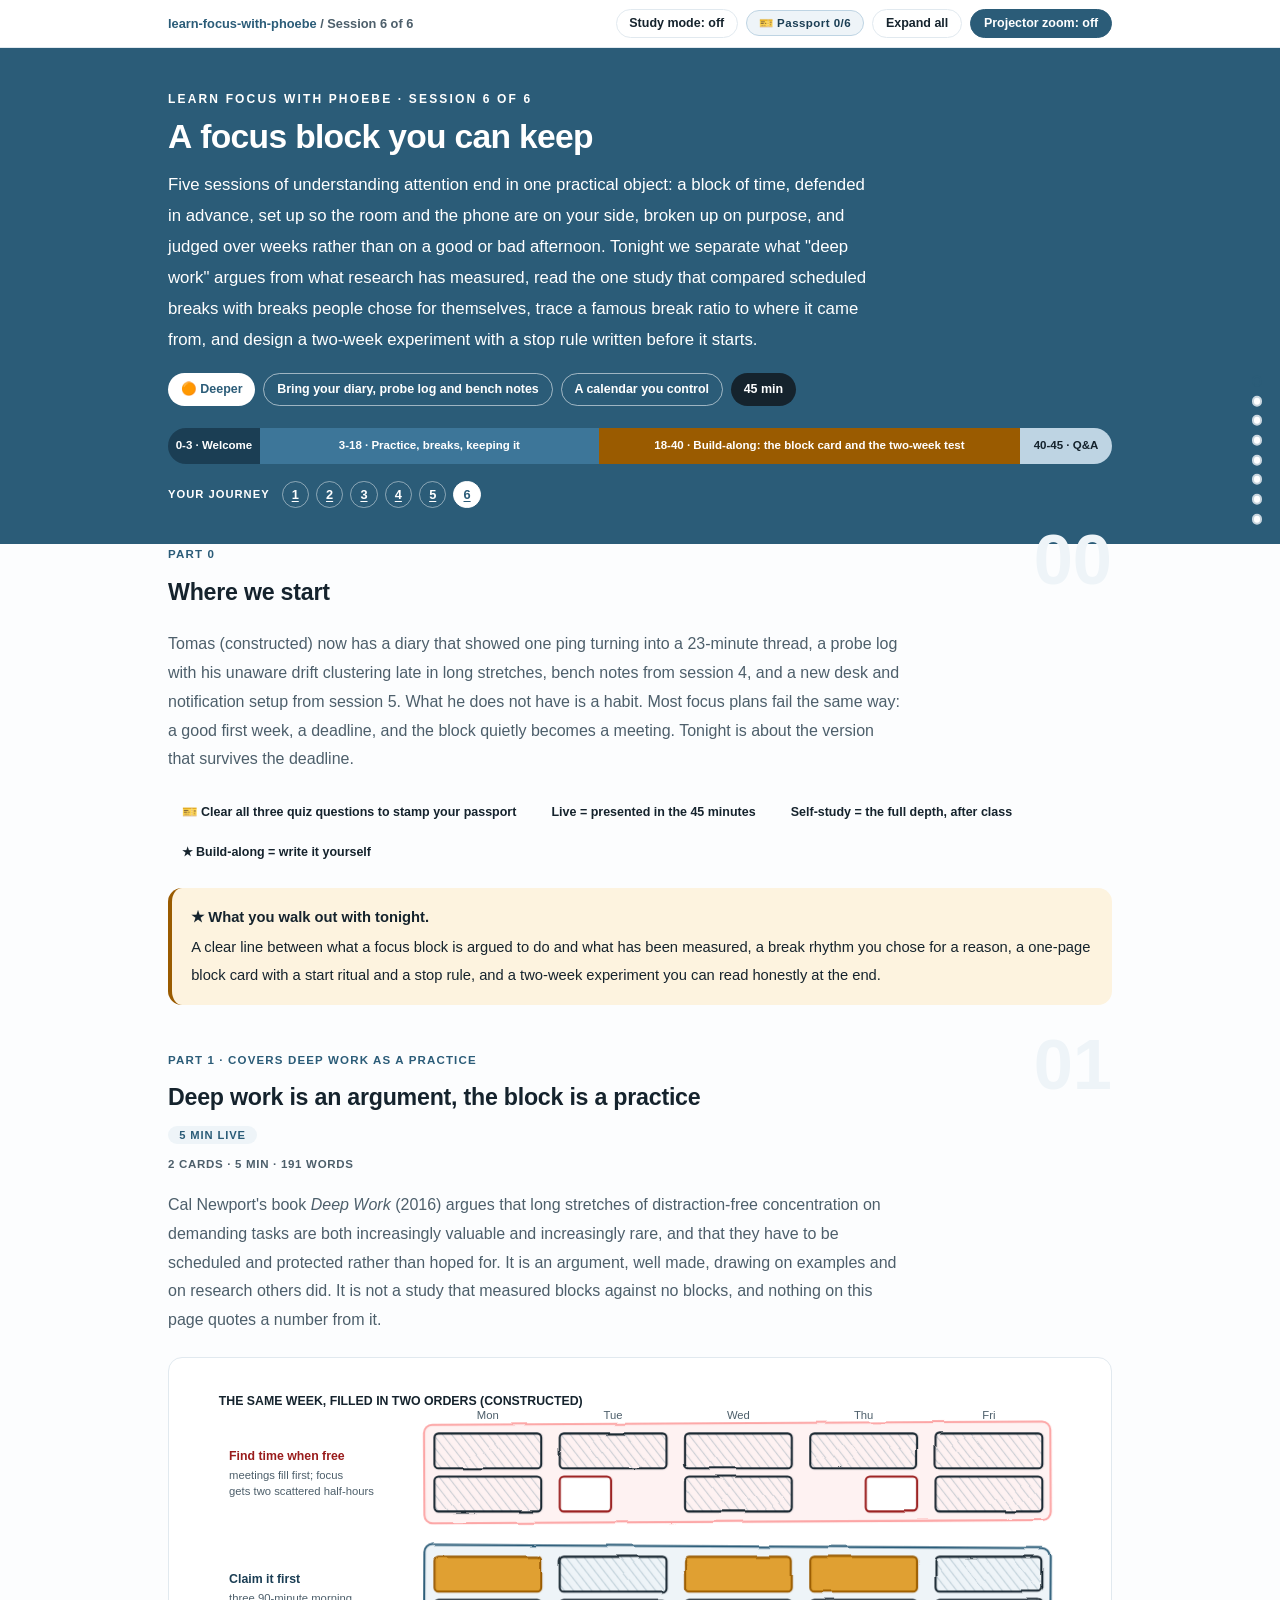
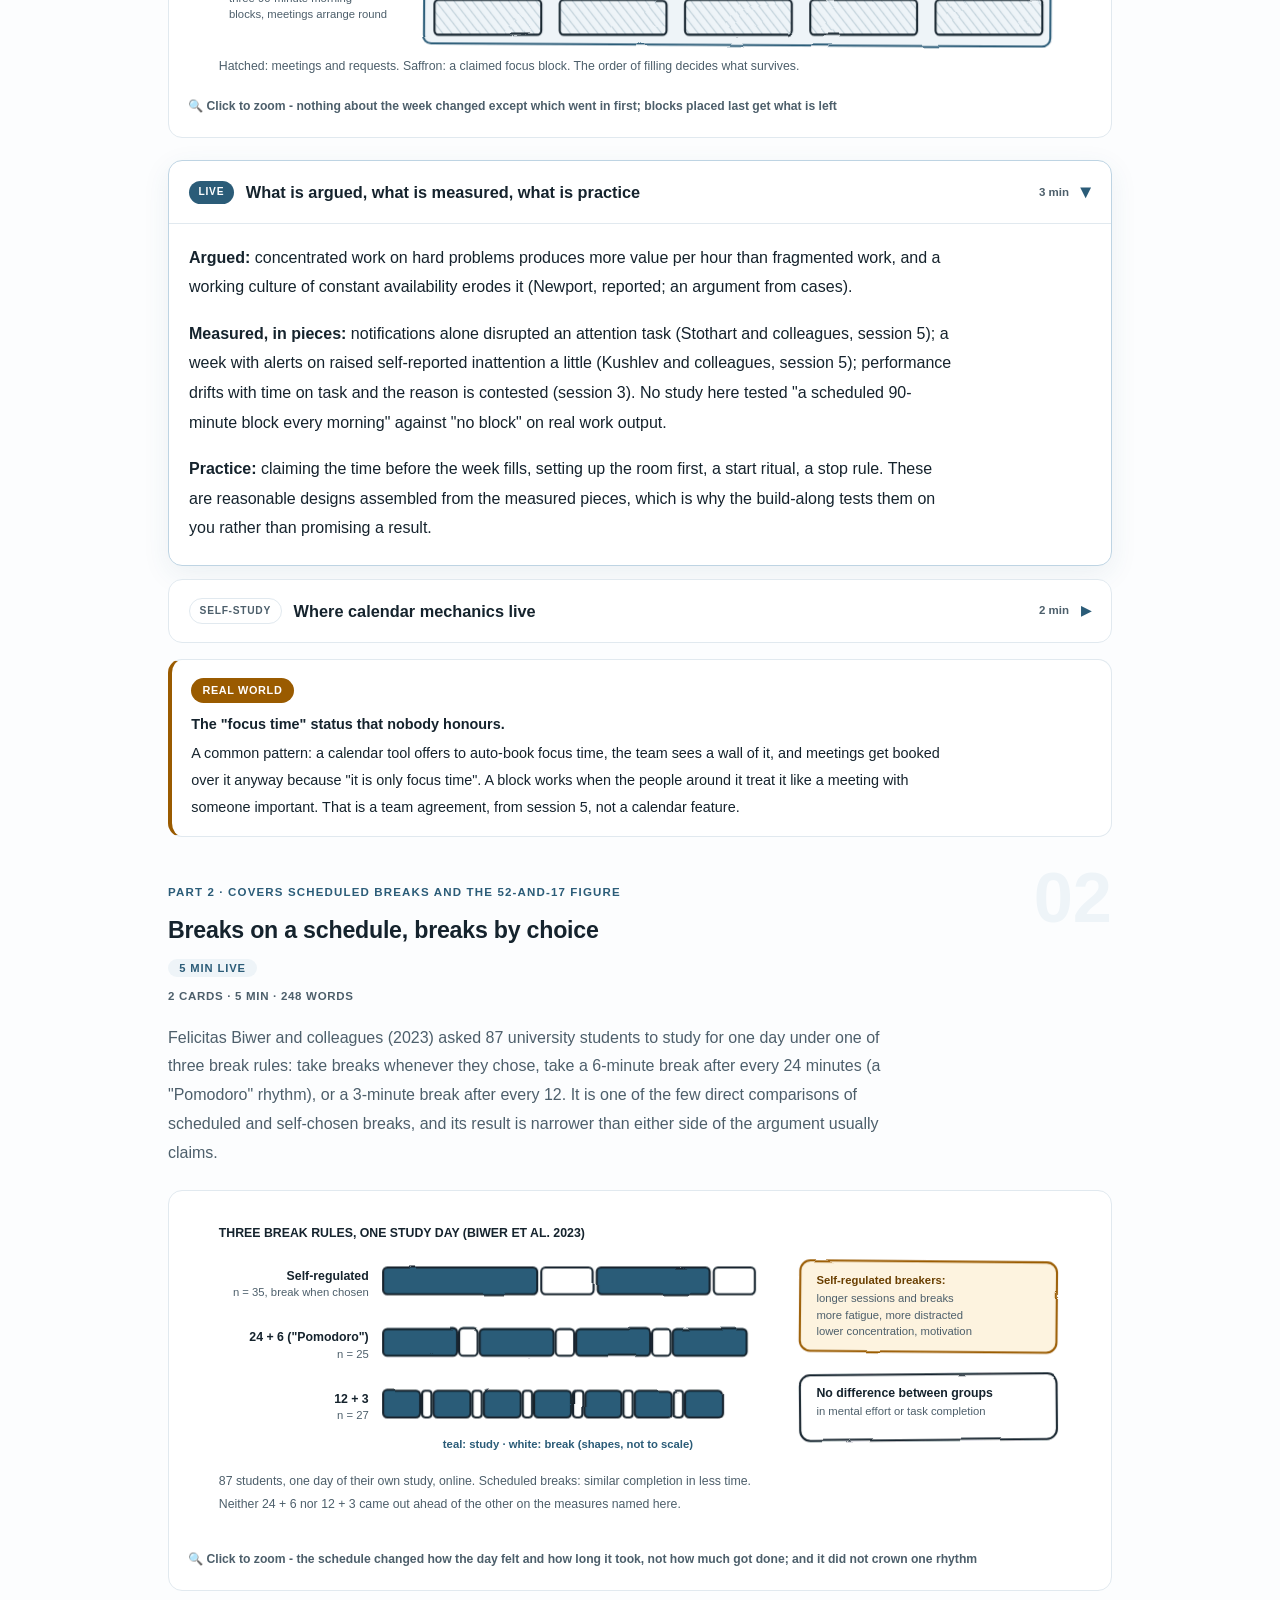
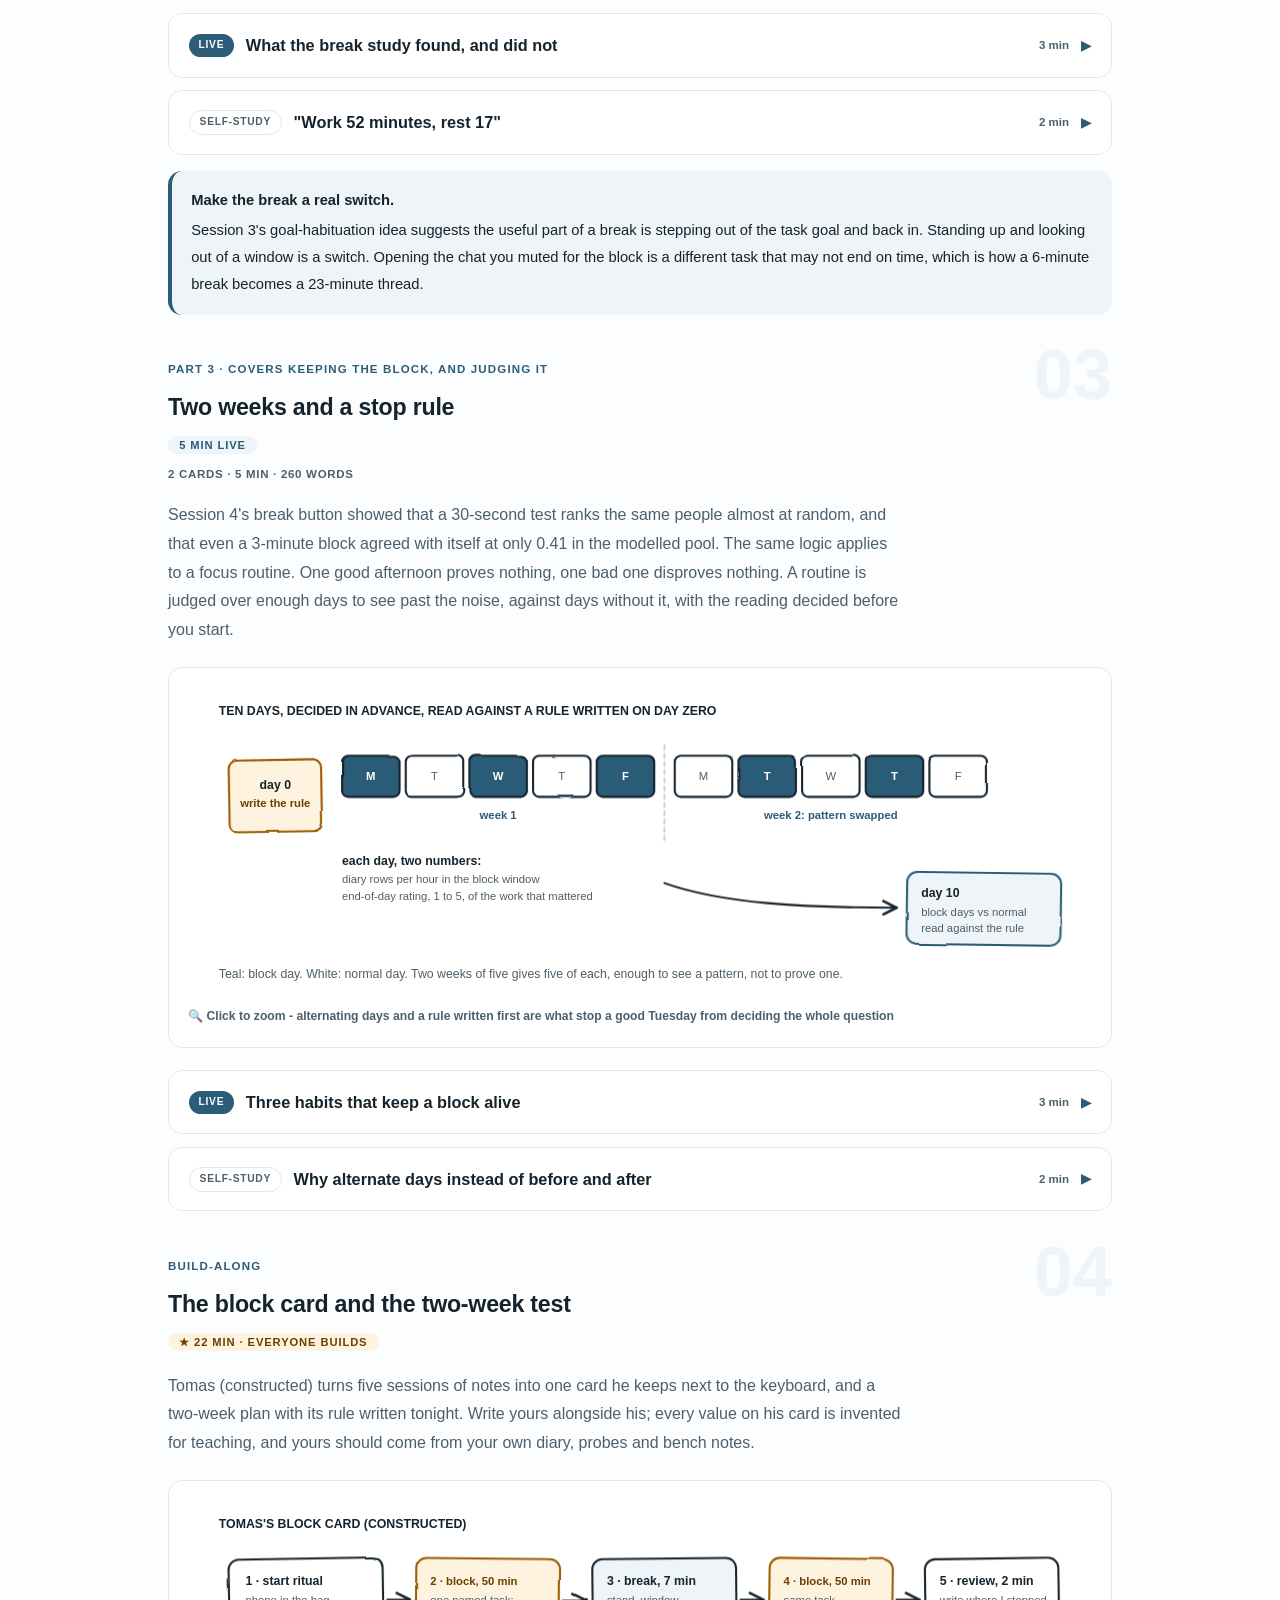
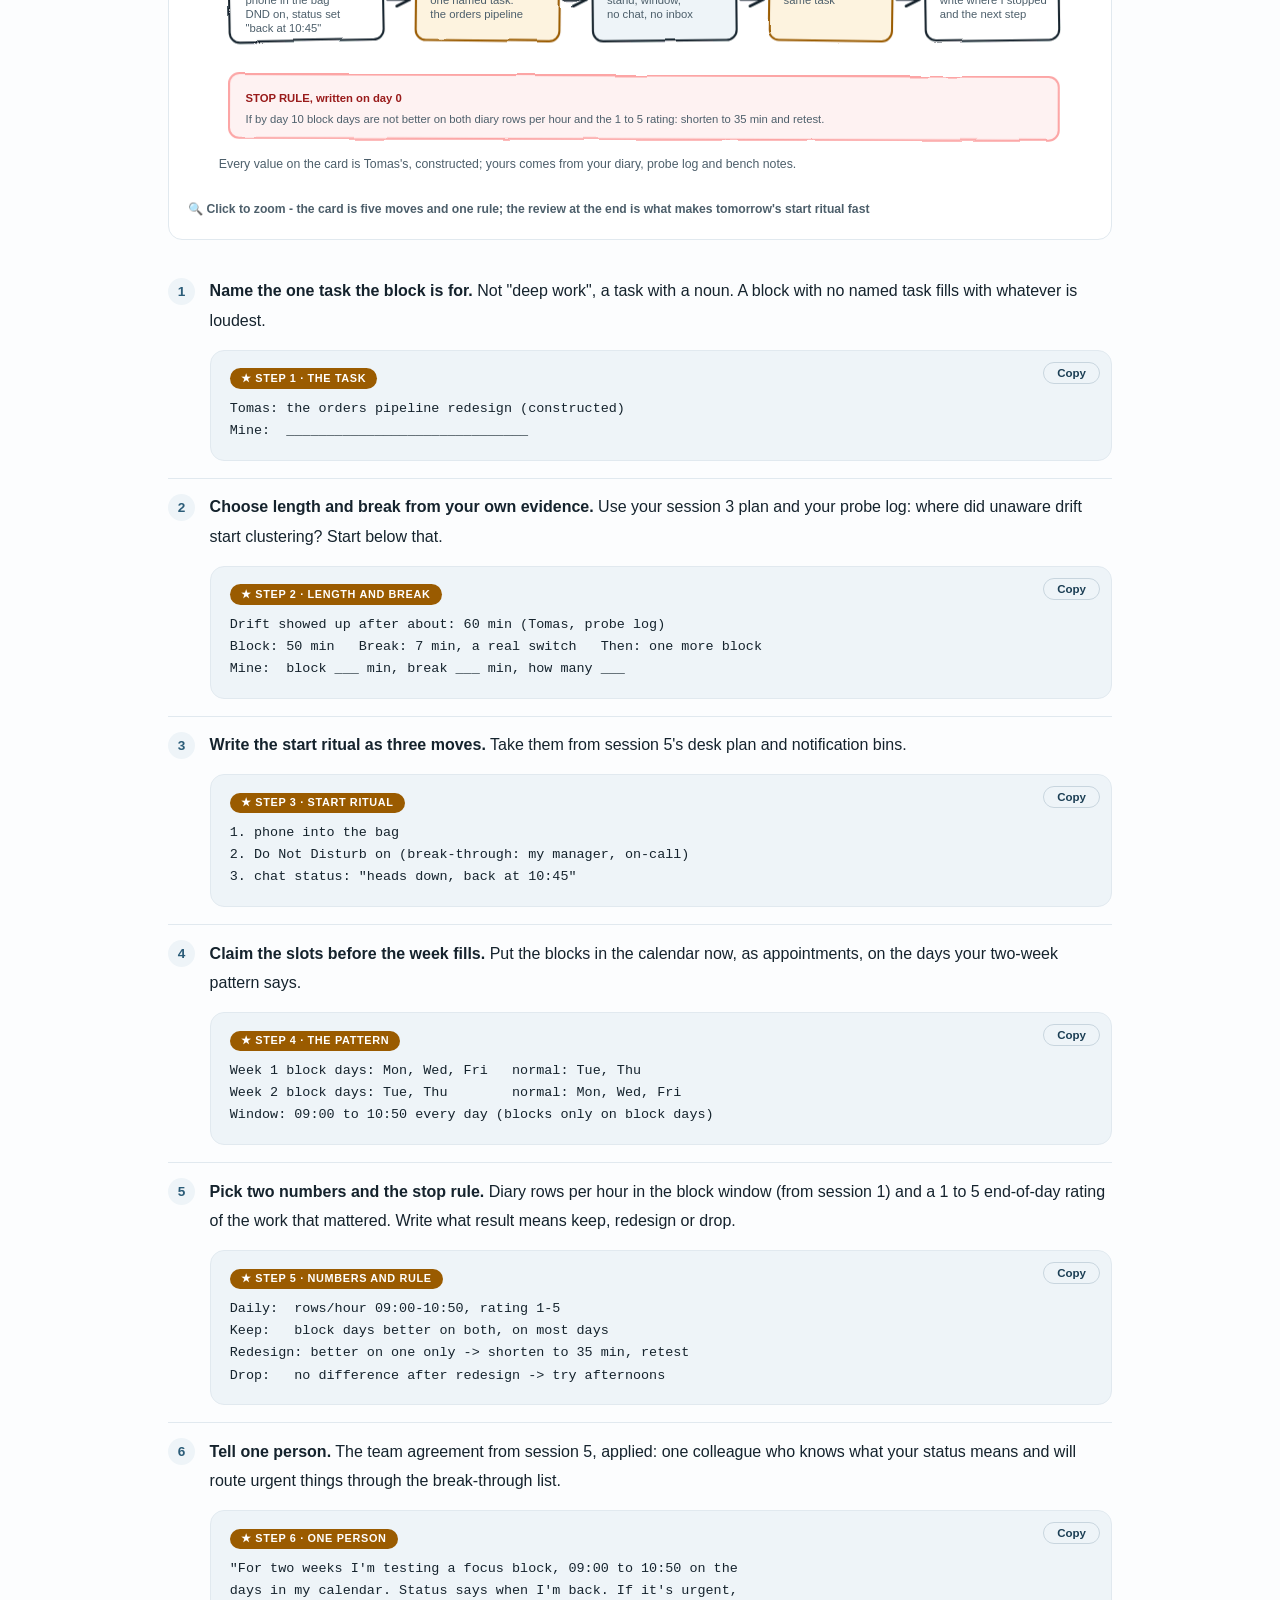
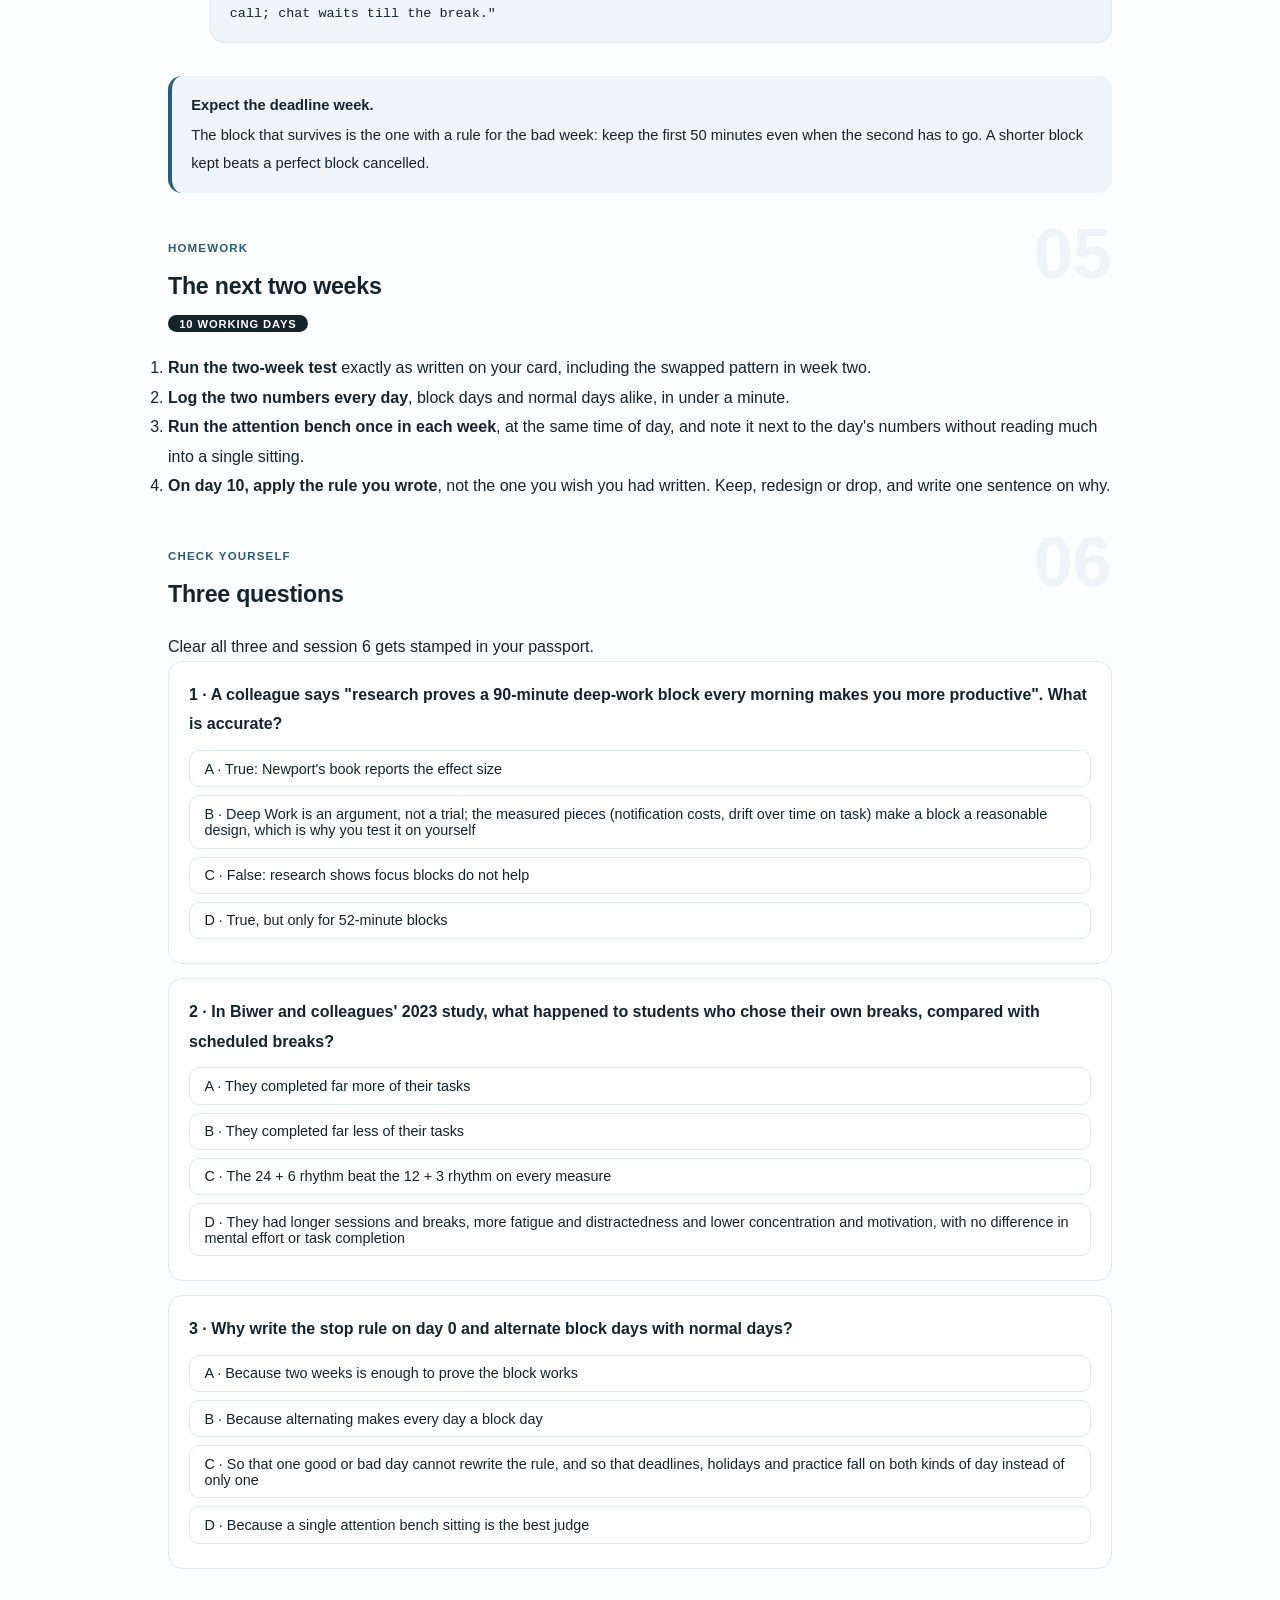
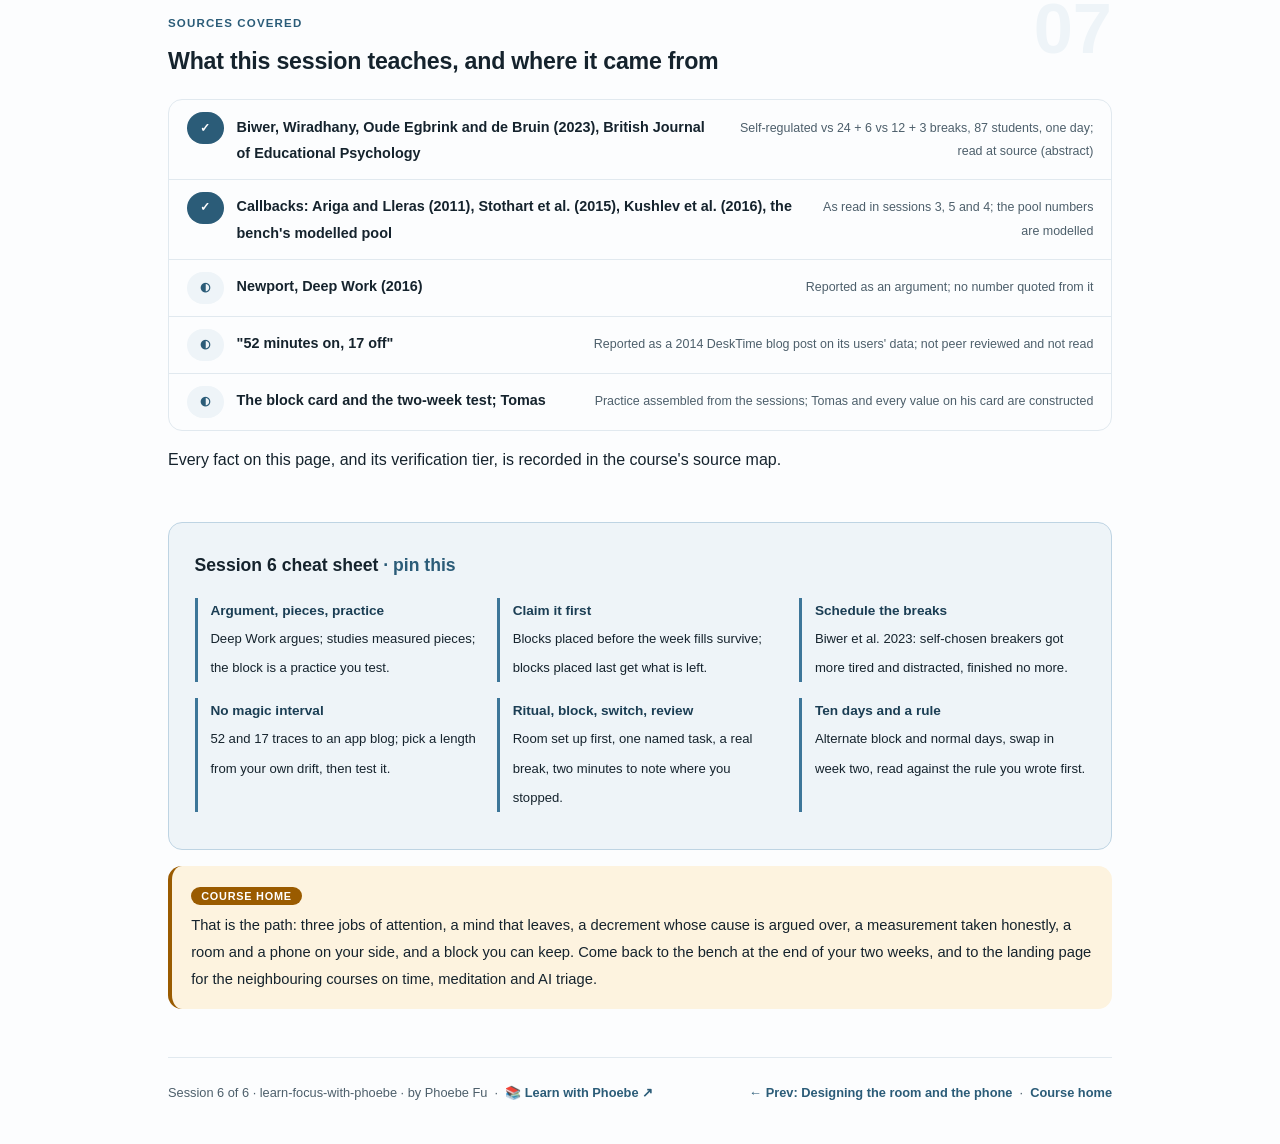
<file: courses/06-a-focus-block-you-keep.html>
<!DOCTYPE html>
<html lang="en">
<head>
<meta charset="UTF-8">
<meta name="viewport" content="width=device-width, initial-scale=1.0">
<!-- social:start -->
<meta name="description" content="Session 6 of 6. Deep work as a practice rather than a finding, breaks on a schedule against breaks you choose, the 52-and-17 figure that traces to an app blog, and a two-week focus-block experiment with a stop rule written before it starts.">
<meta property="og:type" content="article">
<meta property="og:site_name" content="Learn with Phoebe">
<meta property="og:title" content="A focus block you can keep - learn focus with phoebe">
<meta property="og:description" content="Session 6 of 6. A focus block designed, scheduled, broken up on purpose and judged over two weeks, not one afternoon.">
<meta property="og:url" content="https://phoebefu6.github.io/learn-focus-with-phoebe/courses/06-a-focus-block-you-keep.html">
<meta property="og:image" content="https://phoebefu6.github.io/learn-focus-with-phoebe/assets/og-cover.png">
<meta property="og:image:width" content="1200">
<meta property="og:image:height" content="630">
<meta name="twitter:card" content="summary_large_image">
<meta name="twitter:title" content="A focus block you can keep - learn focus with phoebe">
<meta name="twitter:description" content="Session 6 of 6. Design a focus block and test it for two weeks.">
<meta name="twitter:image" content="https://phoebefu6.github.io/learn-focus-with-phoebe/assets/og-cover.png">
<!-- social:end -->
<title>Session 6 · A focus block you can keep - learn focus with phoebe</title>
<link rel="stylesheet" href="../assets/style.css?v=3">
</head>
<body>

<div class="toolbar">
  <div class="wrap">
    <span class="crumb"><a href="../index.html">learn-focus-with-phoebe</a> / Session 6 of 6</span>
    <button class="btn" id="toggle-all" type="button">Expand all</button>
    <button class="btn primary" id="zoom-toggle" type="button">Projector zoom: off</button>
  </div>
</div>

<header class="masthead">
  <div class="wrap">
    <div class="eyebrow">Learn Focus with Phoebe · Session 6 of 6</div>
    <h1>A focus <span class="accent">block</span> you can keep</h1>
    <p class="sub">Five sessions of understanding attention end in one practical object: a block of time, defended in advance, set up so the room and the phone are on your side, broken up on purpose, and judged over weeks rather than on a good or bad afternoon. Tonight we separate what "deep work" argues from what research has measured, read the one study that compared scheduled breaks with breaks people chose for themselves, trace a famous break ratio to where it came from, and design a two-week experiment with a stop rule written before it starts.</p>
    <div class="chip-row">
      <span class="chip level">🟠 Deeper</span>
      <span class="chip audience">Bring your diary, probe log and bench notes</span>
      <span class="chip audience">A calendar you control</span>
      <span class="chip time">45 min</span>
    </div>
    <div class="agenda">
      <span class="a1" style="flex:1">0-3 · Welcome</span>
      <span class="a2" style="flex:4">3-18 · Practice, breaks, keeping it</span>
      <span class="a3" style="flex:5">18-40 · Build-along: the block card and the two-week test</span>
      <span class="a4" style="flex:1">40-45 · Q&amp;A</span>
    </div>
  </div>
</header>

<main class="wrap">

  <section class="section" id="intro">
    <div class="section-kicker">
      <span class="klabel">Part 0</span>
      <h2>Where we start</h2>
    </div>
    <p class="lede">Tomas (constructed) now has a diary that showed one ping turning into a 23-minute thread, a probe log with his unaware drift clustering late in long stretches, bench notes from session 4, and a new desk and notification setup from session 5. What he does not have is a habit. Most focus plans fail the same way: a good first week, a deadline, and the block quietly becomes a meeting. Tonight is about the version that survives the deadline.</p>

    <div class="legend">
      <span class="pill">🎫 Clear all three quiz questions to stamp your passport</span>
      <span class="pill">Live = presented in the 45 minutes</span>
      <span class="pill">Self-study = the full depth, after class</span>
      <span class="pill">★ Build-along = write it yourself</span>
    </div>

    <div class="callout win">
      <p><strong>★ What you walk out with tonight.</strong> A clear line between what a focus block is argued to do and what has been measured, a break rhythm you chose for a reason, a one-page block card with a start ritual and a stop rule, and a two-week experiment you can read honestly at the end.</p>
    </div>
  </section>

  <section class="section" id="part-1">
    <div class="section-kicker">
      <span class="klabel">Part 1 · covers deep work as a practice</span>
      <h2>Deep work is an argument, the block is a practice</h2>
      <span class="tag concept">5 min live</span>
    </div>
    <p class="lede">Cal Newport's book <em>Deep Work</em> (2016) argues that long stretches of distraction-free concentration on demanding tasks are both increasingly valuable and increasingly rare, and that they have to be scheduled and protected rather than hoped for. It is an argument, well made, drawing on examples and on research others did. It is not a study that measured blocks against no blocks, and nothing on this page quotes a number from it.</p>

    <figure class="zoomable">
      <svg viewBox="0 0 880 300" xmlns="http://www.w3.org/2000/svg" role="img" aria-label="Two copies of the same working week, Monday to Friday, mornings and afternoons. Top, find time when free: meetings and requests fill the grid first and the focus work is squeezed into two scattered half-hours. Bottom, claimed first: three 90-minute focus blocks are placed on Monday, Wednesday and Thursday mornings before the week fills, and meetings arrange around them. The claimed blocks are highlighted.">
        <defs>
          <filter id="f6aSk" x="-3%" y="-3%" width="106%" height="106%"><feTurbulence type="fractalNoise" baseFrequency="0.02" numOctaves="2" seed="71" result="n"/><feDisplacementMap in="SourceGraphic" in2="n" scale="2.4" xChannelSelector="R" yChannelSelector="G"/></filter>
          <pattern id="f6aHc" patternUnits="userSpaceOnUse" width="7" height="7" patternTransform="rotate(-38)"><line x1="0" y1="0" x2="0" y2="7" stroke="#2B5C78" stroke-width="1" opacity=".5"/></pattern>
        </defs>
        <style>
          .f6aH { font: 800 12px Inter, sans-serif; fill: #15232D; }
          .f6aL { font: 600 12px Inter, sans-serif; fill: #15232D; }
          .f6aS { font: 400 11px Inter, sans-serif; fill: #4D5F6B; }
          .f6aR { font: 800 12px Inter, sans-serif; fill: #991B1B; }
          .f6aG { font: 800 12px Inter, sans-serif; fill: #1B3E54; }
          .f6aN { font: 400 12px Inter, sans-serif; fill: #4D5F6B; }
        </style>

        <text class="f6aH" x="30" y="26">THE SAME WEEK, FILLED IN TWO ORDERS (CONSTRUCTED)</text>

        <g filter="url(#f6aSk)" fill="none" stroke="#15232D" stroke-width="2" stroke-linecap="round" stroke-linejoin="round">
          <rect x="230" y="44" width="610" height="96" rx="8" transform="rotate(-0.3 535 92)" fill="#FEF2F2" stroke="#FCA5A5"/>
          <rect x="240" y="54" width="104" height="34" rx="4" fill="url(#f6aHc)"/>
          <rect x="362" y="54" width="104" height="34" rx="4" fill="url(#f6aHc)"/>
          <rect x="484" y="54" width="104" height="34" rx="4" fill="url(#f6aHc)"/>
          <rect x="606" y="54" width="104" height="34" rx="4" fill="url(#f6aHc)"/>
          <rect x="728" y="54" width="104" height="34" rx="4" fill="url(#f6aHc)"/>
          <rect x="240" y="96" width="104" height="34" rx="4" fill="url(#f6aHc)"/>
          <rect x="362" y="96" width="50" height="34" rx="4" fill="#FFFFFF" stroke="#991B1B"/>
          <rect x="484" y="96" width="104" height="34" rx="4" fill="url(#f6aHc)"/>
          <rect x="660" y="96" width="50" height="34" rx="4" fill="#FFFFFF" stroke="#991B1B"/>
          <rect x="728" y="96" width="104" height="34" rx="4" fill="url(#f6aHc)"/>
          <rect x="230" y="164" width="610" height="96" rx="8" transform="rotate(0.3 535 212)" fill="#EEF4F8" stroke="#2B5C78"/>
          <rect x="240" y="174" width="104" height="34" rx="4" fill="#E0A030" stroke="#9A5B00"/>
          <rect x="362" y="174" width="104" height="34" rx="4" fill="url(#f6aHc)"/>
          <rect x="484" y="174" width="104" height="34" rx="4" fill="#E0A030" stroke="#9A5B00"/>
          <rect x="606" y="174" width="104" height="34" rx="4" fill="#E0A030" stroke="#9A5B00"/>
          <rect x="728" y="174" width="104" height="34" rx="4" fill="url(#f6aHc)"/>
          <rect x="240" y="216" width="104" height="34" rx="4" fill="url(#f6aHc)"/>
          <rect x="362" y="216" width="104" height="34" rx="4" fill="url(#f6aHc)"/>
          <rect x="484" y="216" width="104" height="34" rx="4" fill="url(#f6aHc)"/>
          <rect x="606" y="216" width="104" height="34" rx="4" fill="url(#f6aHc)"/>
          <rect x="728" y="216" width="104" height="34" rx="4" fill="url(#f6aHc)"/>
        </g>

        <text class="f6aS" x="292" y="40" text-anchor="middle">Mon</text>
        <text class="f6aS" x="414" y="40" text-anchor="middle">Tue</text>
        <text class="f6aS" x="536" y="40" text-anchor="middle">Wed</text>
        <text class="f6aS" x="658" y="40" text-anchor="middle">Thu</text>
        <text class="f6aS" x="780" y="40" text-anchor="middle">Fri</text>
        <text class="f6aR" x="40" y="80">Find time when free</text>
        <text class="f6aS" x="40" y="98">meetings fill first; focus</text>
        <text class="f6aS" x="40" y="114">gets two scattered half-hours</text>
        <text class="f6aG" x="40" y="200">Claim it first</text>
        <text class="f6aS" x="40" y="218">three 90-minute morning</text>
        <text class="f6aS" x="40" y="234">blocks, meetings arrange round</text>

        <text class="f6aN" x="30" y="284">Hatched: meetings and requests. Saffron: a claimed focus block. The order of filling decides what survives.</text>
      </svg>
      <figcaption>🔍 Click to zoom - nothing about the week changed except which went in first; blocks placed last get what is left</figcaption>
    </figure>

    <details class="card" open>
      <summary><span class="mode live">Live</span>What is argued, what is measured, what is practice<span class="mini">3 min</span><span class="caret">▶</span></summary>
      <div class="body">
        <p><strong>Argued:</strong> concentrated work on hard problems produces more value per hour than fragmented work, and a working culture of constant availability erodes it (Newport, reported; an argument from cases).</p>
        <p><strong>Measured, in pieces:</strong> notifications alone disrupted an attention task (Stothart and colleagues, session 5); a week with alerts on raised self-reported inattention a little (Kushlev and colleagues, session 5); performance drifts with time on task and the reason is contested (session 3). No study here tested "a scheduled 90-minute block every morning" against "no block" on real work output.</p>
        <p><strong>Practice:</strong> claiming the time before the week fills, setting up the room first, a start ritual, a stop rule. These are reasonable designs assembled from the measured pieces, which is why the build-along tests them on you rather than promising a result.</p>
      </div>
    </details>

    <details class="card">
      <summary><span class="mode self">Self-study</span>Where calendar mechanics live<span class="mini">2 min</span><span class="caret">▶</span></summary>
      <div class="body">
        <p>How to defend a block against a full calendar, estimate how long work will take, and say no to the meeting that wants the slot are time-management questions, with their own bench; see <a href="https://phoebefu6.github.io/learn-time-management-with-phoebe/">Time Management ↗</a>. Here the block is designed for attention: how long it runs, what happens at its edges, and how you will know it works for you.</p>
      </div>
    </details>

    <div class="callout example">
      <span class="ex-pill">Real world</span>
      <p><strong>The "focus time" status that nobody honours.</strong> A common pattern: a calendar tool offers to auto-book focus time, the team sees a wall of it, and meetings get booked over it anyway because "it is only focus time". A block works when the people around it treat it like a meeting with someone important. That is a team agreement, from session 5, not a calendar feature.</p>
    </div>
  </section>

  <section class="section" id="part-2">
    <div class="section-kicker">
      <span class="klabel">Part 2 · covers scheduled breaks and the 52-and-17 figure</span>
      <h2>Breaks on a schedule, breaks by choice</h2>
      <span class="tag concept">5 min live</span>
    </div>
    <p class="lede">Felicitas Biwer and colleagues (2023) asked 87 university students to study for one day under one of three break rules: take breaks whenever they chose, take a 6-minute break after every 24 minutes (a "Pomodoro" rhythm), or a 3-minute break after every 12. It is one of the few direct comparisons of scheduled and self-chosen breaks, and its result is narrower than either side of the argument usually claims.</p>

    <figure class="zoomable">
      <svg viewBox="0 0 880 320" xmlns="http://www.w3.org/2000/svg" role="img" aria-label="Three break rules drawn as rhythms across a study day. Self-regulated, 35 students: long irregular study stretches with long breaks. Systematic long, 25 students: 24 minutes of study, 6 minutes of break, repeating. Systematic short, 27 students: 12 and 3, repeating. Results on the right: self-regulated students had longer sessions and breaks, more fatigue and distractedness, lower concentration and motivation; there was no difference between groups in mental effort or task completion.">
        <defs>
          <filter id="f6bSk" x="-3%" y="-3%" width="106%" height="106%"><feTurbulence type="fractalNoise" baseFrequency="0.02" numOctaves="2" seed="73" result="n"/><feDisplacementMap in="SourceGraphic" in2="n" scale="2.4" xChannelSelector="R" yChannelSelector="G"/></filter>
        </defs>
        <style>
          .f6bH { font: 800 12px Inter, sans-serif; fill: #15232D; }
          .f6bL { font: 600 12px Inter, sans-serif; fill: #15232D; }
          .f6bS { font: 400 11px Inter, sans-serif; fill: #4D5F6B; }
          .f6bB { font: 800 11px Inter, sans-serif; fill: #6A3F00; }
          .f6bA { font: 700 11px Inter, sans-serif; fill: #2B5C78; }
          .f6bN { font: 400 12px Inter, sans-serif; fill: #4D5F6B; }
        </style>

        <text class="f6bH" x="30" y="26">THREE BREAK RULES, ONE STUDY DAY (BIWER ET AL. 2023)</text>

        <g filter="url(#f6bSk)" fill="none" stroke="#15232D" stroke-width="2" stroke-linecap="round" stroke-linejoin="round">
          <rect x="190" y="56" width="150" height="26" rx="4" fill="#2B5C78"/>
          <rect x="344" y="56" width="50" height="26" rx="4" fill="#FFFFFF"/>
          <rect x="398" y="56" width="110" height="26" rx="4" fill="#2B5C78"/>
          <rect x="512" y="56" width="40" height="26" rx="4" fill="#FFFFFF"/>
          <rect x="190" y="116" width="72" height="26" rx="4" fill="#2B5C78"/>
          <rect x="264" y="116" width="18" height="26" rx="4" fill="#FFFFFF"/>
          <rect x="284" y="116" width="72" height="26" rx="4" fill="#2B5C78"/>
          <rect x="358" y="116" width="18" height="26" rx="4" fill="#FFFFFF"/>
          <rect x="378" y="116" width="72" height="26" rx="4" fill="#2B5C78"/>
          <rect x="452" y="116" width="18" height="26" rx="4" fill="#FFFFFF"/>
          <rect x="472" y="116" width="72" height="26" rx="4" fill="#2B5C78"/>
          <rect x="190" y="176" width="36" height="26" rx="4" fill="#2B5C78"/>
          <rect x="228" y="176" width="9" height="26" rx="3" fill="#FFFFFF"/>
          <rect x="239" y="176" width="36" height="26" rx="4" fill="#2B5C78"/>
          <rect x="277" y="176" width="9" height="26" rx="3" fill="#FFFFFF"/>
          <rect x="288" y="176" width="36" height="26" rx="4" fill="#2B5C78"/>
          <rect x="326" y="176" width="9" height="26" rx="3" fill="#FFFFFF"/>
          <rect x="337" y="176" width="36" height="26" rx="4" fill="#2B5C78"/>
          <rect x="375" y="176" width="9" height="26" rx="3" fill="#FFFFFF"/>
          <rect x="386" y="176" width="36" height="26" rx="4" fill="#2B5C78"/>
          <rect x="424" y="176" width="9" height="26" rx="3" fill="#FFFFFF"/>
          <rect x="435" y="176" width="36" height="26" rx="4" fill="#2B5C78"/>
          <rect x="473" y="176" width="9" height="26" rx="3" fill="#FFFFFF"/>
          <rect x="484" y="176" width="36" height="26" rx="4" fill="#2B5C78"/>
          <rect x="596" y="50" width="250" height="88" rx="10" transform="rotate(0.5 721 94)" fill="#FDF3DF" stroke="#9A5B00"/>
          <rect x="596" y="160" width="250" height="64" rx="10" transform="rotate(-0.5 721 192)" fill="#FFFFFF"/>
        </g>

        <text class="f6bL" x="176" y="68" text-anchor="end">Self-regulated</text>
        <text class="f6bS" x="176" y="84" text-anchor="end">n = 35, break when chosen</text>
        <text class="f6bL" x="176" y="128" text-anchor="end">24 + 6 ("Pomodoro")</text>
        <text class="f6bS" x="176" y="144" text-anchor="end">n = 25</text>
        <text class="f6bL" x="176" y="188" text-anchor="end">12 + 3</text>
        <text class="f6bS" x="176" y="204" text-anchor="end">n = 27</text>
        <text class="f6bA" x="370" y="232" text-anchor="middle">teal: study · white: break (shapes, not to scale)</text>
        <text class="f6bB" x="612" y="72">Self-regulated breakers:</text>
        <text class="f6bS" x="612" y="90">longer sessions and breaks</text>
        <text class="f6bS" x="612" y="106">more fatigue, more distracted</text>
        <text class="f6bS" x="612" y="122">lower concentration, motivation</text>
        <text class="f6bL" x="612" y="182">No difference between groups</text>
        <text class="f6bS" x="612" y="200">in mental effort or task completion</text>

        <text class="f6bN" x="30" y="268">87 students, one day of their own study, online. Scheduled breaks: similar completion in less time.</text>
        <text class="f6bN" x="30" y="290">Neither 24 + 6 nor 12 + 3 came out ahead of the other on the measures named here.</text>
      </svg>
      <figcaption>🔍 Click to zoom - the schedule changed how the day felt and how long it took, not how much got done; and it did not crown one rhythm</figcaption>
    </figure>

    <details class="card">
      <summary><span class="mode live">Live</span>What the break study found, and did not<span class="mini">3 min</span><span class="caret">▶</span></summary>
      <div class="body">
        <p>Students who chose their own breaks studied in longer sessions and took longer breaks, and that went with more fatigue and distractedness and lower concentration and motivation than in the two scheduled groups. There was no difference between groups in invested mental effort or in task completion. The authors read it as mood benefits and apparent efficiency benefits for scheduled breaks: similar completion in shorter time.</p>
        <p>What it does not show: that 25 minutes is special, that one rhythm beats another for everyone, or anything about a working day beyond one day of student self-study. It fits with session 3's goal-switch finding, Ariga and Lleras's brief task switches that averted a vigilance decrement, and with the modelled pool on the bench, where two 5-minute blocks with a break ended at 28.6 percent commission against 31.4 percent for ten straight minutes. Three different kinds of evidence point the same way; none of them fixes the interval.</p>
      </div>
    </details>

    <details class="card">
      <summary><span class="mode self">Self-study</span>"Work 52 minutes, rest 17"<span class="mini">2 min</span><span class="caret">▶</span></summary>
      <div class="body">
        <p>A widely shared ratio says the most productive people work for 52 minutes and break for 17. It is reported to come from a 2014 blog post by the time-tracking app DeskTime, describing patterns in its own users' data. It was not peer reviewed, and the post was not read for this page, so it is reported, not checked. Treat it the way session 1 treated the goldfish: a number with a story attached and no study under it. Pick an interval because it fits your work and your diary, then test it.</p>
      </div>
    </details>

    <div class="callout tip">
      <p><strong>Make the break a real switch.</strong> Session 3's goal-habituation idea suggests the useful part of a break is stepping out of the task goal and back in. Standing up and looking out of a window is a switch. Opening the chat you muted for the block is a different task that may not end on time, which is how a 6-minute break becomes a 23-minute thread.</p>
    </div>
  </section>

  <section class="section" id="part-3">
    <div class="section-kicker">
      <span class="klabel">Part 3 · covers keeping the block, and judging it</span>
      <h2>Two weeks and a stop rule</h2>
      <span class="tag concept">5 min live</span>
    </div>
    <p class="lede">Session 4's break button showed that a 30-second test ranks the same people almost at random, and that even a 3-minute block agreed with itself at only 0.41 in the modelled pool. The same logic applies to a focus routine. One good afternoon proves nothing, one bad one disproves nothing. A routine is judged over enough days to see past the noise, against days without it, with the reading decided before you start.</p>

    <figure class="zoomable">
      <svg viewBox="0 0 880 300" xmlns="http://www.w3.org/2000/svg" role="img" aria-label="A two-week experiment as ten working days. Block days and normal days alternate in a pattern decided in advance: Monday, Wednesday and Friday of week one are block days, Tuesday and Thursday normal; week two swaps. Each day records two numbers: diary rows per hour and an end-of-day rating of the work that mattered. At day ten the two sets are compared against a rule written on day zero, with a stop line: stop or redesign if the block days are not better on both by the end.">
        <defs>
          <filter id="f6cSk" x="-3%" y="-3%" width="106%" height="106%"><feTurbulence type="fractalNoise" baseFrequency="0.02" numOctaves="2" seed="79" result="n"/><feDisplacementMap in="SourceGraphic" in2="n" scale="2.4" xChannelSelector="R" yChannelSelector="G"/></filter>
          <marker id="f6cAr" viewBox="0 0 10 10" refX="9" refY="5" markerWidth="8" markerHeight="8" orient="auto"><path d="M1 1 L9 5 L1 9" fill="none" stroke="#15232D" stroke-width="1.6" stroke-linecap="round"/></marker>
        </defs>
        <style>
          .f6cH { font: 800 12px Inter, sans-serif; fill: #15232D; }
          .f6cL { font: 600 12px Inter, sans-serif; fill: #15232D; }
          .f6cS { font: 400 11px Inter, sans-serif; fill: #4D5F6B; }
          .f6cB { font: 800 11px Inter, sans-serif; fill: #6A3F00; }
          .f6cW { font: 800 11px Inter, sans-serif; fill: #FFFFFF; }
          .f6cA { font: 700 11px Inter, sans-serif; fill: #2B5C78; }
          .f6cN { font: 400 12px Inter, sans-serif; fill: #4D5F6B; }
        </style>

        <text class="f6cH" x="30" y="26">TEN DAYS, DECIDED IN ADVANCE, READ AGAINST A RULE WRITTEN ON DAY ZERO</text>

        <g filter="url(#f6cSk)" fill="none" stroke="#15232D" stroke-width="2" stroke-linecap="round" stroke-linejoin="round">
          <rect x="40" y="70" width="90" height="70" rx="8" transform="rotate(-1 85 105)" fill="#FDF3DF" stroke="#9A5B00"/>
          <rect x="150" y="66" width="56" height="40" rx="6" fill="#2B5C78"/>
          <rect x="212" y="66" width="56" height="40" rx="6" fill="#FFFFFF"/>
          <rect x="274" y="66" width="56" height="40" rx="6" fill="#2B5C78"/>
          <rect x="336" y="66" width="56" height="40" rx="6" fill="#FFFFFF"/>
          <rect x="398" y="66" width="56" height="40" rx="6" fill="#2B5C78"/>
          <rect x="474" y="66" width="56" height="40" rx="6" fill="#FFFFFF"/>
          <rect x="536" y="66" width="56" height="40" rx="6" fill="#2B5C78"/>
          <rect x="598" y="66" width="56" height="40" rx="6" fill="#FFFFFF"/>
          <rect x="660" y="66" width="56" height="40" rx="6" fill="#2B5C78"/>
          <rect x="722" y="66" width="56" height="40" rx="6" fill="#FFFFFF"/>
          <path d="M464 56 L464 150" stroke="#C8D5DE" stroke-dasharray="4 4"/>
          <path d="M464 190 C520 210 600 214 690 214" marker-end="url(#f6cAr)"/>
          <rect x="700" y="180" width="150" height="70" rx="10" transform="rotate(0.8 775 215)" fill="#EEF4F8" stroke="#2B5C78"/>
        </g>

        <text class="f6cL" x="85" y="98" text-anchor="middle">day 0</text>
        <text class="f6cB" x="85" y="116" text-anchor="middle">write the rule</text>
        <text class="f6cW" x="178" y="90" text-anchor="middle">M</text>
        <text class="f6cS" x="240" y="90" text-anchor="middle">T</text>
        <text class="f6cW" x="302" y="90" text-anchor="middle">W</text>
        <text class="f6cS" x="364" y="90" text-anchor="middle">T</text>
        <text class="f6cW" x="426" y="90" text-anchor="middle">F</text>
        <text class="f6cS" x="502" y="90" text-anchor="middle">M</text>
        <text class="f6cW" x="564" y="90" text-anchor="middle">T</text>
        <text class="f6cS" x="626" y="90" text-anchor="middle">W</text>
        <text class="f6cW" x="688" y="90" text-anchor="middle">T</text>
        <text class="f6cS" x="750" y="90" text-anchor="middle">F</text>
        <text class="f6cA" x="302" y="128" text-anchor="middle">week 1</text>
        <text class="f6cA" x="626" y="128" text-anchor="middle">week 2: pattern swapped</text>
        <text class="f6cL" x="150" y="172">each day, two numbers:</text>
        <text class="f6cS" x="150" y="190">diary rows per hour in the block window</text>
        <text class="f6cS" x="150" y="206">end-of-day rating, 1 to 5, of the work that mattered</text>
        <text class="f6cL" x="714" y="204">day 10</text>
        <text class="f6cS" x="714" y="222">block days vs normal</text>
        <text class="f6cS" x="714" y="238">read against the rule</text>

        <text class="f6cN" x="30" y="282">Teal: block day. White: normal day. Two weeks of five gives five of each, enough to see a pattern, not to prove one.</text>
      </svg>
      <figcaption>🔍 Click to zoom - alternating days and a rule written first are what stop a good Tuesday from deciding the whole question</figcaption>
    </figure>

    <details class="card">
      <summary><span class="mode live">Live</span>Three habits that keep a block alive<span class="mini">3 min</span><span class="caret">▶</span></summary>
      <div class="body">
        <p><strong>A start ritual that sets up the room.</strong> The same three moves every time: phone into the bag, Do Not Disturb on with its break-through list, chat status set with a return time. Session 5's desk plan, turned into a sequence that takes under a minute. The ritual is also a cue: doing it says "the block has started" to you and to the people who can see your status.</p>
        <p><strong>A length you can actually hold, with a planned break.</strong> Start with the length your session 3 plan suggested, usually shorter than you hope, and a break that is a real switch. Lengthen only after a week where the end of the block still felt like the middle.</p>
        <p><strong>A stop rule written in advance.</strong> What would tell you the block is not working, and what you will do then: shorten it, move it to another time of day, or drop it. Written on day zero so that a bad Tuesday cannot rewrite it, and a good Thursday cannot either.</p>
      </div>
    </details>

    <details class="card">
      <summary><span class="mode self">Self-study</span>Why alternate days instead of before and after<span class="mini">2 min</span><span class="caret">▶</span></summary>
      <div class="body">
        <p>"Two weeks without, then two weeks with" mixes the block with everything else that changed: a deadline arriving, a holiday ending, practice at keeping a diary. Alternating block days and normal days in a pattern fixed in advance, and swapping the pattern in week two, spreads those changes across both kinds of day, the same reason Kushlev and colleagues swapped the order of their two weeks for half their participants. It is still one person and ten days, so read the result as "worth keeping" or "worth redesigning", never as proof.</p>
      </div>
    </details>
  </section>

  <section class="section" id="demo-1">
    <div class="section-kicker">
      <span class="klabel">Build-along</span>
      <h2>The block card and the two-week test</h2>
      <span class="tag demo">★ 22 min · everyone builds</span>
    </div>
    <p class="lede">Tomas (constructed) turns five sessions of notes into one card he keeps next to the keyboard, and a two-week plan with its rule written tonight. Write yours alongside his; every value on his card is invented for teaching, and yours should come from your own diary, probes and bench notes.</p>

    <figure class="zoomable">
      <svg viewBox="0 0 880 280" xmlns="http://www.w3.org/2000/svg" role="img" aria-label="Tomas's block card as a loop, constructed. Start ritual: phone in bag, Do Not Disturb, status with return time. Then a 50-minute block on one named task. Then a 7-minute break that is a real switch: stand, window, no chat. Then a second 50-minute block, then a 2-minute review writing where he stopped. A stop rule sits beside the loop: if by day 10 the block days are not better on both diary rows and the rating, shorten to 35 minutes and retest. The block itself is highlighted.">
        <defs>
          <filter id="f6dSk" x="-3%" y="-3%" width="106%" height="106%"><feTurbulence type="fractalNoise" baseFrequency="0.02" numOctaves="2" seed="83" result="n"/><feDisplacementMap in="SourceGraphic" in2="n" scale="2.4" xChannelSelector="R" yChannelSelector="G"/></filter>
          <marker id="f6dAr" viewBox="0 0 10 10" refX="9" refY="5" markerWidth="8" markerHeight="8" orient="auto"><path d="M1 1 L9 5 L1 9" fill="none" stroke="#15232D" stroke-width="1.6" stroke-linecap="round"/></marker>
        </defs>
        <style>
          .f6dH { font: 800 12px Inter, sans-serif; fill: #15232D; }
          .f6dL { font: 600 12px Inter, sans-serif; fill: #15232D; }
          .f6dS { font: 400 11px Inter, sans-serif; fill: #4D5F6B; }
          .f6dB { font: 800 11px Inter, sans-serif; fill: #6A3F00; }
          .f6dR { font: 800 11px Inter, sans-serif; fill: #991B1B; }
          .f6dN { font: 400 12px Inter, sans-serif; fill: #4D5F6B; }
        </style>

        <text class="f6dH" x="30" y="26">TOMAS'S BLOCK CARD (CONSTRUCTED)</text>

        <g filter="url(#f6dSk)" fill="none" stroke="#15232D" stroke-width="2" stroke-linecap="round" stroke-linejoin="round">
          <rect x="40" y="56" width="150" height="80" rx="10" transform="rotate(-1 115 96)" fill="#FFFFFF"/>
          <path d="M194 96 L216 96" marker-end="url(#f6dAr)"/>
          <rect x="222" y="56" width="140" height="80" rx="10" transform="rotate(0.6 292 96)" fill="#FDF3DF" stroke="#9A5B00"/>
          <path d="M366 96 L388 96" marker-end="url(#f6dAr)"/>
          <rect x="394" y="56" width="140" height="80" rx="10" transform="rotate(-0.6 464 96)" fill="#EEF4F8"/>
          <path d="M538 96 L560 96" marker-end="url(#f6dAr)"/>
          <rect x="566" y="56" width="120" height="80" rx="10" transform="rotate(0.8 626 96)" fill="#FDF3DF" stroke="#9A5B00"/>
          <path d="M690 96 L712 96" marker-end="url(#f6dAr)"/>
          <rect x="718" y="56" width="130" height="80" rx="10" transform="rotate(-0.8 783 96)" fill="#FFFFFF"/>
          <rect x="40" y="170" width="808" height="62" rx="10" transform="rotate(0.2 444 201)" fill="#FEF2F2" stroke="#FCA5A5"/>
        </g>

        <text class="f6dL" x="56" y="82">1 · start ritual</text>
        <text class="f6dS" x="56" y="100">phone in the bag</text>
        <text class="f6dS" x="56" y="114">DND on, status set</text>
        <text class="f6dS" x="56" y="128">"back at 10:45"</text>
        <text class="f6dB" x="236" y="82">2 · block, 50 min</text>
        <text class="f6dS" x="236" y="100">one named task:</text>
        <text class="f6dS" x="236" y="114">the orders pipeline</text>
        <text class="f6dL" x="408" y="82">3 · break, 7 min</text>
        <text class="f6dS" x="408" y="100">stand, window,</text>
        <text class="f6dS" x="408" y="114">no chat, no inbox</text>
        <text class="f6dB" x="580" y="82">4 · block, 50 min</text>
        <text class="f6dS" x="580" y="100">same task</text>
        <text class="f6dL" x="732" y="82">5 · review, 2 min</text>
        <text class="f6dS" x="732" y="100">write where I stopped</text>
        <text class="f6dS" x="732" y="114">and the next step</text>
        <text class="f6dR" x="56" y="196">STOP RULE, written on day 0</text>
        <text class="f6dS" x="56" y="216">If by day 10 block days are not better on both diary rows per hour and the 1 to 5 rating: shorten to 35 min and retest.</text>

        <text class="f6dN" x="30" y="260">Every value on the card is Tomas's, constructed; yours comes from your diary, probe log and bench notes.</text>
      </svg>
      <figcaption>🔍 Click to zoom - the card is five moves and one rule; the review at the end is what makes tomorrow's start ritual fast</figcaption>
    </figure>

    <div class="steps">
      <div class="step">
        <p><strong>Name the one task the block is for.</strong> Not "deep work", a task with a noun. A block with no named task fills with whatever is loudest.</p>
        <div class="prompt-box good"><span class="label">★ Step 1 · the task</span>Tomas: the orders pipeline redesign (constructed)
Mine:  ______________________________</div>
      </div>
      <div class="step">
        <p><strong>Choose length and break from your own evidence.</strong> Use your session 3 plan and your probe log: where did unaware drift start clustering? Start below that.</p>
        <div class="prompt-box good"><span class="label">★ Step 2 · length and break</span>Drift showed up after about: 60 min (Tomas, probe log)
Block: 50 min   Break: 7 min, a real switch   Then: one more block
Mine:  block ___ min, break ___ min, how many ___</div>
      </div>
      <div class="step">
        <p><strong>Write the start ritual as three moves.</strong> Take them from session 5's desk plan and notification bins.</p>
        <div class="prompt-box good"><span class="label">★ Step 3 · start ritual</span>1. phone into the bag
2. Do Not Disturb on (break-through: my manager, on-call)
3. chat status: "heads down, back at 10:45"</div>
      </div>
      <div class="step">
        <p><strong>Claim the slots before the week fills.</strong> Put the blocks in the calendar now, as appointments, on the days your two-week pattern says.</p>
        <div class="prompt-box good"><span class="label">★ Step 4 · the pattern</span>Week 1 block days: Mon, Wed, Fri   normal: Tue, Thu
Week 2 block days: Tue, Thu        normal: Mon, Wed, Fri
Window: 09:00 to 10:50 every day (blocks only on block days)</div>
      </div>
      <div class="step">
        <p><strong>Pick two numbers and the stop rule.</strong> Diary rows per hour in the block window (from session 1) and a 1 to 5 end-of-day rating of the work that mattered. Write what result means keep, redesign or drop.</p>
        <div class="prompt-box good"><span class="label">★ Step 5 · numbers and rule</span>Daily:  rows/hour 09:00-10:50, rating 1-5
Keep:   block days better on both, on most days
Redesign: better on one only -&gt; shorten to 35 min, retest
Drop:   no difference after redesign -&gt; try afternoons</div>
      </div>
      <div class="step">
        <p><strong>Tell one person.</strong> The team agreement from session 5, applied: one colleague who knows what your status means and will route urgent things through the break-through list.</p>
        <div class="prompt-box good"><span class="label">★ Step 6 · one person</span>"For two weeks I'm testing a focus block, 09:00 to 10:50 on the
days in my calendar. Status says when I'm back. If it's urgent,
call; chat waits till the break."</div>
      </div>
    </div>

    <div class="callout tip">
      <p><strong>Expect the deadline week.</strong> The block that survives is the one with a rule for the bad week: keep the first 50 minutes even when the second has to go. A shorter block kept beats a perfect block cancelled.</p>
    </div>
  </section>

  <section class="section" id="exercise">
    <div class="section-kicker">
      <span class="klabel">Homework</span>
      <h2>The next two weeks</h2>
      <span class="tag exercise">10 working days</span>
    </div>
    <ol>
      <li><strong>Run the two-week test</strong> exactly as written on your card, including the swapped pattern in week two.</li>
      <li><strong>Log the two numbers every day</strong>, block days and normal days alike, in under a minute.</li>
      <li><strong>Run the attention bench once in each week</strong>, at the same time of day, and note it next to the day's numbers without reading much into a single sitting.</li>
      <li><strong>On day 10, apply the rule you wrote</strong>, not the one you wish you had written. Keep, redesign or drop, and write one sentence on why.</li>
    </ol>
  </section>

  <section class="section" id="quiz">
    <div class="section-kicker">
      <span class="klabel">Check yourself</span>
      <h2>Three questions</h2>
    </div>
    <p>Clear all three and session 6 gets stamped in your passport.</p>

    <div class="quiz-q" data-answer="1">
      <p class="qtext">1 · A colleague says "research proves a 90-minute deep-work block every morning makes you more productive". What is accurate?</p>
      <button class="qopt" type="button">A · True: Newport's book reports the effect size</button>
      <button class="qopt" type="button">B · Deep Work is an argument, not a trial; the measured pieces (notification costs, drift over time on task) make a block a reasonable design, which is why you test it on yourself</button>
      <button class="qopt" type="button">C · False: research shows focus blocks do not help</button>
      <button class="qopt" type="button">D · True, but only for 52-minute blocks</button>
      <p class="qwhy">No study here tested a daily block against no block on real output. C overcorrects: absence of a trial is not evidence against. D borrows a ratio that traces to an app's blog post.</p>
    </div>

    <div class="quiz-q" data-answer="3">
      <p class="qtext">2 · In Biwer and colleagues' 2023 study, what happened to students who chose their own breaks, compared with scheduled breaks?</p>
      <button class="qopt" type="button">A · They completed far more of their tasks</button>
      <button class="qopt" type="button">B · They completed far less of their tasks</button>
      <button class="qopt" type="button">C · The 24 + 6 rhythm beat the 12 + 3 rhythm on every measure</button>
      <button class="qopt" type="button">D · They had longer sessions and breaks, more fatigue and distractedness and lower concentration and motivation, with no difference in mental effort or task completion</button>
      <p class="qwhy">The schedule changed how the day felt and how long it took, not how much got done, and the study did not crown one rhythm. It was 87 students and one day, so it is a reason to try a schedule, not a law.</p>
    </div>

    <div class="quiz-q" data-answer="2">
      <p class="qtext">3 · Why write the stop rule on day 0 and alternate block days with normal days?</p>
      <button class="qopt" type="button">A · Because two weeks is enough to prove the block works</button>
      <button class="qopt" type="button">B · Because alternating makes every day a block day</button>
      <button class="qopt" type="button">C · So that one good or bad day cannot rewrite the rule, and so that deadlines, holidays and practice fall on both kinds of day instead of only one</button>
      <button class="qopt" type="button">D · Because a single attention bench sitting is the best judge</button>
      <p class="qwhy">Session 4 showed how noisy short measurements are. Alternating spreads other changes across both conditions, the reason Kushlev and colleagues swapped their week order; a rule written first stops you choosing the reading after seeing the result. A overclaims: ten days says keep or redesign, not proof.</p>
    </div>

    <p class="quiz-score"></p>
  </section>

  <section class="section" id="official">
    <div class="section-kicker">
      <span class="klabel">Sources covered</span>
      <h2>What this session teaches, and where it came from</h2>
    </div>
    <div class="covered">
      <div class="covered-row"><span class="status pill solid">✓</span><span class="name">Biwer, Wiradhany, Oude Egbrink and de Bruin (2023), British Journal of Educational Psychology</span><span class="note">Self-regulated vs 24 + 6 vs 12 + 3 breaks, 87 students, one day; read at source (abstract)</span></div>
      <div class="covered-row"><span class="status pill solid">✓</span><span class="name">Callbacks: Ariga and Lleras (2011), Stothart et al. (2015), Kushlev et al. (2016), the bench's modelled pool</span><span class="note">As read in sessions 3, 5 and 4; the pool numbers are modelled</span></div>
      <div class="covered-row"><span class="status pill light">◐</span><span class="name">Newport, Deep Work (2016)</span><span class="note">Reported as an argument; no number quoted from it</span></div>
      <div class="covered-row"><span class="status pill light">◐</span><span class="name">"52 minutes on, 17 off"</span><span class="note">Reported as a 2014 DeskTime blog post on its users' data; not peer reviewed and not read</span></div>
      <div class="covered-row"><span class="status pill light">◐</span><span class="name">The block card and the two-week test; Tomas</span><span class="note">Practice assembled from the sessions; Tomas and every value on his card are constructed</span></div>
    </div>
    <p class="mono" style="margin-top:14px">Every fact on this page, and its verification tier, is recorded in the course's source map.</p>
  </section>

  <section class="cheat" id="cheatsheet">
    <h3>Session 6 cheat sheet <span>· pin this</span></h3>
    <div class="grid-2">
      <div class="cheat-item"><b>Argument, pieces, practice</b><span>Deep Work argues; studies measured pieces; the block is a practice you test.</span></div>
      <div class="cheat-item"><b>Claim it first</b><span>Blocks placed before the week fills survive; blocks placed last get what is left.</span></div>
      <div class="cheat-item"><b>Schedule the breaks</b><span>Biwer et al. 2023: self-chosen breakers got more tired and distracted, finished no more.</span></div>
      <div class="cheat-item"><b>No magic interval</b><span>52 and 17 traces to an app blog; pick a length from your own drift, then test it.</span></div>
      <div class="cheat-item"><b>Ritual, block, switch, review</b><span>Room set up first, one named task, a real break, two minutes to note where you stopped.</span></div>
      <div class="cheat-item"><b>Ten days and a rule</b><span>Alternate block and normal days, swap in week two, read against the rule you wrote first.</span></div>
    </div>
  </section>

  <div class="callout next">
    <span class="nx-pill">Course home</span>
    <p>That is the path: three jobs of attention, a mind that leaves, a decrement whose cause is argued over, a measurement taken honestly, a room and a phone on your side, and a block you can keep. Come back to the bench at the end of your two weeks, and to the landing page for the neighbouring courses on time, meditation and AI triage.</p>
  </div>

  <footer class="pagefoot">
    <span>Session 6 of 6 · learn-focus-with-phoebe · by Phoebe Fu &nbsp;·&nbsp; 📚 <a href="https://phoebefu6.github.io/learn-with-phoebe/">Learn with Phoebe ↗</a></span>
    <span><a href="05-the-room-and-the-phone.html">← Prev: Designing the room and the phone</a> &nbsp;·&nbsp; <a href="../index.html">Course home</a></span>
  </footer>

</main>

<script src="../assets/app.js?v=1"></script>
</body>
</html>
</file>
<file: assets/style.css>
/* learn-focus-with-phoebe - editorial bold design system
   Accent: deep teal-indigo #2B5C78 · Deep #1B3E54 · Mid #3D7699 · Contrast: saffron, solid #9A5B00 (white text 5.4:1), light #E0A030 (ink only)
   (CSS var names still read --indigo/--amber/--clay; they hold teal-indigo and saffron.)
   Light surfaces only: the code box and the lightbox scrim are light tints. */

:root {
  --indigo: #2B5C78;
  --indigo-deep: #1B3E54;
  --indigo-mid: #3D7699;
  --indigo-soft: #BED4E3;
  --indigo-50: #EEF4F8;
  --ink: #15232D;
  --muted: #4D5F6B;
  --faint: #C8D5DE;
  --hairline: #E1E9EF;
  --clay: #9A5B00;
  --clay-ink: #6A3F00;
  --amber: #9A5B00;
  --amber-ink: #6A3F00;
  --amber-50: #FDF3DF;
  --saffron: #E0A030;
  --paper: #FCFDFE;
  --code-bg: #EEF4F8;
  --code-ink: #15232D;
  --scrim-rgb: 252,253,254;
  --shadow-rgb: 43,92,120;
  --radius: 14px;
}

* { margin: 0; padding: 0; box-sizing: border-box; }

html { font-size: 16px; scroll-behavior: smooth; }
html.zoom-125 { font-size: 20px; }
html.zoom-150 { font-size: 24px; }

body {
  font-family: "Inter", -apple-system, BlinkMacSystemFont, "Segoe UI", Roboto, sans-serif;
  background: var(--paper);
  color: var(--ink);
  line-height: 1.85;
  font-feature-settings: "tnum";
}

.wrap { max-width: 62rem; margin: 0 auto; padding: 0 1.5rem; }

/* ---------- header band ---------- */
.masthead {
  background: var(--indigo);
  color: #fff;
  padding: 2.5rem 0 2.25rem;
}
.masthead .eyebrow {
  font-size: .75rem;
  letter-spacing: .18em;
  text-transform: uppercase;
  opacity: 1;
  font-weight: 600;
}
.masthead h1 {
  font-size: 2.1rem;
  line-height: 1.15;
  font-weight: 800;
  margin: .5rem 0 .75rem;
  letter-spacing: -.02em;
}
.masthead h1 .accent { color: inherit; }
.masthead .sub { font-size: 1.05rem; opacity: 1; max-width: 44rem; }

.chip-row { display: flex; flex-wrap: wrap; gap: .5rem; margin-top: 1.1rem; }
.chip {
  display: inline-flex;
  align-items: center;
  gap: .35rem;
  border-radius: 999px;
  padding: .25rem .8rem;
  font-size: .78rem;
  font-weight: 600;
  white-space: nowrap;
}
.chip.level { background: #fff; color: var(--indigo); }
.chip.audience { background: rgba(255,255,255,.08); color: #fff; border: 1px solid rgba(255,255,255,.35); }
.chip.time { background: var(--ink); color: #fff; font-variant-numeric: tabular-nums; }


/* ---------- agenda band ----------
   Recovered 2026-09-02. These six repos were scaffolded from a stylesheet that had
   lost this block, so .agenda rendered as run-on inline text ~700px tall inside the
   masthead. 87 of 93 repos carry it; these were the exception, and they were also the
   six the estate sweep could not see. See course-builder/references/field-notes.md.

   .a3 does NOT reuse the donor's `color: var(--amber-ink)`: that pair falls below
   4.5:1 against --amber in all six palettes, which is the same failure the sweep
   flags on the wellbeing courses. The literal below is the darkest tone of this
   repo's own amber-ink that clears 4.5:1, so the band stays bright. Recompute it if
   --amber changes. */
.agenda {
  display: flex;
  border-radius: 999px;
  overflow: hidden;
  margin: 1.4rem 0 0;
  font-size: .72rem;
  font-weight: 600;
  text-align: center;
  color: #fff;
}
.agenda span { padding: .45rem .3rem; white-space: nowrap; overflow: hidden; text-overflow: ellipsis; }
.agenda .a1 { background: var(--indigo-deep); }
.agenda .a2 { background: var(--indigo-mid); }
.agenda .a3 { background: var(--amber); color: #FFFFFF; }
.agenda .a4 { background: var(--indigo-soft); color: var(--ink); }

/* ---------- toolbar ---------- */
.toolbar {
  position: sticky;
  top: 0;
  z-index: 40;
  background: rgba(255,255,255,.94);
  backdrop-filter: blur(6px);
  border-bottom: 1px solid var(--hairline);
  padding: .55rem 0;
}
.toolbar .wrap { display: flex; align-items: center; gap: .5rem; flex-wrap: nowrap; }
.toolbar .crumb { font-size: .8rem; color: var(--muted); font-weight: 600; margin-right: auto; min-width: 0; white-space: nowrap; overflow: hidden; text-overflow: ellipsis; }
.toolbar .btn { white-space: nowrap; flex: none; padding: .38rem .8rem; font-size: .78rem; line-height: 1.2; }
.toolbar .crumb a { color: var(--indigo); text-decoration: none; }
.btn {
  border: 1px solid var(--hairline);
  background: #fff;
  color: var(--ink);
  border-radius: 999px;
  padding: .35rem .9rem;
  font-size: .78rem;
  font-weight: 600;
  cursor: pointer;
  font-family: inherit;
  transition: all .15s ease;
}
.btn:hover { border-color: var(--indigo); color: var(--indigo); }
.btn.primary { background: var(--indigo); border-color: var(--indigo); color: #fff; }
.btn.primary:hover { background: var(--indigo-deep); }

/* ---------- sections ---------- */
main { padding: 2.5rem 0 4rem; }

.section { margin-bottom: 2.8rem; }
.section-kicker { margin-bottom: 1rem; }
.section-kicker .klabel {
  display: block;
  font-size: .72rem;
  text-transform: uppercase;
  letter-spacing: .1em;
  color: var(--indigo);
  font-weight: 700;
  margin-bottom: .35rem;
}
.section-kicker h2 {
  font-size: 1.45rem;
  font-weight: 800;
  letter-spacing: -.01em;
  display: flex;
  align-items: center;
  gap: .7rem;
  flex-wrap: wrap;
}
.section-kicker .tag {
  border-radius: 999px;
  padding: .18rem .7rem;
  font-size: .7rem;
  font-weight: 700;
  text-transform: uppercase;
  letter-spacing: .08em;
}
.tag.concept { background: var(--indigo-50); color: var(--indigo); }
.tag.demo { background: var(--amber-50); color: var(--amber-ink); }
.tag.exercise { background: var(--ink); color: #fff; }

.lede { color: var(--muted); max-width: 46rem; margin-bottom: 1.4rem; line-height: 1.8; }

/* live vs self-study markers on cards */
.mode {
  font-size: .64rem;
  font-weight: 700;
  text-transform: uppercase;
  letter-spacing: .07em;
  padding: .14rem .6rem;
  border-radius: 999px;
  flex: none;
}
.mode.live { background: var(--indigo); color: #fff; }
.mode.self { background: #fff; color: var(--muted); border: 1px solid var(--hairline); }

/* ---------- accordions ---------- */
details.card {
  border: 1px solid var(--hairline);
  border-radius: var(--radius);
  margin-bottom: .8rem;
  overflow: hidden;
  background: #fff;
}
details.card[open] { border-color: var(--indigo-soft); box-shadow: 0 8px 28px rgba(var(--shadow-rgb),.08); }
details.card summary {
  list-style: none;
  cursor: pointer;
  padding: 1rem 1.25rem;
  display: flex;
  align-items: center;
  gap: .75rem;
  font-weight: 700;
  font-size: 1.02rem;
  user-select: none;
}
details.card summary::-webkit-details-marker { display: none; }
details.card summary .dot {
  width: .6rem; height: .6rem;
  border-radius: 999px;
  background: var(--indigo);
  flex: none;
}
details.card summary .mini { margin-left: auto; font-size: .72rem; color: var(--muted); font-weight: 600; white-space: nowrap; }
details.card summary .caret { transition: transform .2s ease; color: var(--indigo); font-size: .8rem; }
details.card[open] summary .caret { transform: rotate(90deg); }
details.card .body { padding: 0 1.25rem 1.4rem; border-top: 1px solid var(--hairline); padding-top: 1.15rem; }
details.card .body p { margin-bottom: 1.05rem; max-width: 48rem; }
details.card .body p:last-child { margin-bottom: 0; }
details.card .body ul, details.card .body ol { margin: 0 0 1.1rem 1.2rem; max-width: 47rem; }
details.card .body li { margin-bottom: .65rem; }
details.card .body h4 { font-size: .95rem; font-weight: 700; margin: 1.1rem 0 .45rem; }
details.card .body h4:first-child { margin-top: 0; }

/* ---------- pills & legends ---------- */
.legend { display: flex; flex-wrap: wrap; gap: .5rem; margin: 0 0 1.2rem; }
.pill {
  display: inline-flex;
  align-items: center;
  gap: .4rem;
  border-radius: 999px;
  padding: .28rem .85rem;
  font-size: .78rem;
  font-weight: 600;
}
.pill.solid { background: var(--indigo); color: #fff; }
.pill.light { background: var(--indigo-50); color: var(--indigo); }
.pill.inkpill { background: var(--ink); color: #fff; }
.pill.amber, .pill.peach { background: var(--amber); color: #fff; }
.pill.bare { color: var(--muted); }

/* ---------- 4D grid ---------- */
.grid-2 { display: grid; grid-template-columns: repeat(auto-fit, minmax(15rem, 1fr)); gap: .8rem; margin: .5rem 0 1rem; }
.d-card {
  border: 1px solid var(--hairline);
  border-left: 4px solid var(--indigo);
  border-radius: 10px;
  padding: 1rem 1.1rem;
}
.d-card h4 { font-size: .95rem; margin-bottom: .3rem; }
.d-card h4 .lead-letter { color: var(--indigo); }
.d-card p { font-size: .86rem; color: var(--muted); margin: 0; }

/* ---------- tables ---------- */
table.clean { width: 100%; border-collapse: collapse; font-size: .9rem; margin: .4rem 0 1rem; }
table.clean th {
  text-align: left;
  font-size: .72rem;
  text-transform: uppercase;
  letter-spacing: .08em;
  color: var(--muted);
  padding: .5rem .6rem;
  border-bottom: 2px solid var(--ink);
}
table.clean td { padding: .7rem .6rem; border-bottom: .5px solid var(--hairline); vertical-align: top; line-height: 1.7; }
table.clean td:first-child { font-weight: 600; }

/* ---------- prompt boxes ---------- */
.prompt-box{
  position: relative;
  background: #EEF4F8;
  border: 1px solid #E1E9EF;
  color: #15232D;
  border-radius: var(--radius);
  padding: 1.1rem 1.2rem;
  margin: 1rem 0 1.2rem;
  font-family: "SF Mono", ui-monospace, Menlo, Consolas, monospace;
  font-size: .84rem;
  line-height: 1.65;
  white-space: pre-wrap;
  word-break: break-word;
}
.prompt-box .label{
  position: absolute;
  top: -0.7rem;
  left: 1rem;
  background: #2B5C78;
  color: #FFFFFF;
  font-family: "Inter", -apple-system, sans-serif;
  font-size: .68rem;
  font-weight: 700;
  letter-spacing: .06em;
  text-transform: uppercase;
  border-radius: 999px;
  padding: .15rem .7rem;
}
.prompt-box.bad .label { background: var(--faint); color: var(--ink); }
.prompt-box.good .label { background: var(--amber); color: #fff; }
.copy-btn{
  position: absolute;
  top: .7rem;
  right: .7rem;
  background: var(--indigo-50);
  border: 1px solid var(--faint);
  color: var(--indigo-deep);
  border-radius: 999px;
  padding: .25rem .8rem;
  font-size: .72rem;
  font-weight: 600;
  cursor: pointer;
  font-family: "Inter", -apple-system, sans-serif;
  transition: background .15s ease;
}
.copy-btn:hover { background: var(--indigo-soft); }
.copy-btn.copied { background: var(--amber); border-color: var(--amber); color: #fff; }

/* ---------- demo steps ---------- */
.steps { counter-reset: step; margin: .6rem 0 1rem; }
.step {
  display: grid;
  grid-template-columns: max-content minmax(0, 1fr);
  column-gap: .9rem;
  row-gap: .2rem;
  padding: .85rem 0;
  border-bottom: .5px solid var(--hairline);
}
.step > * { grid-column: 2; min-width: 0; }
.step > .prompt-box { margin: .8rem 0 .4rem; }
.step:last-child { border-bottom: none; }
.step::before {
  counter-increment: step;
  content: counter(step);
  flex: none;
  width: 1.7rem; height: 1.7rem;
  border-radius: 999px;
  background: var(--indigo-50);
  color: var(--indigo);
  font-weight: 700;
  font-size: .85rem;
  display: inline-flex;
  align-items: center;
  justify-content: center;
  margin-top: .1rem;
}
.step p { margin: 0; }
/* A code box inside a step sits BELOW the step text at full width. Without this the flex row
 * puts it in a half-width column beside the text and wraps code mid-token. */
.step { flex-wrap: wrap; }
.step > p { flex: 1 1 0; min-width: 0; }
.step > .prompt-box { flex: 1 1 100%; margin: .7rem 0 .2rem; word-break: normal; overflow-x: auto; }

/* ---------- callouts ---------- */
.callout {
  border-radius: var(--radius);
  padding: 1rem 1.2rem;
  margin: 1rem 0;
  font-size: .92rem;
}
.callout.tip { background: var(--indigo-50); border-left: 4px solid var(--indigo); }
.callout.win { background: var(--amber-50); border-left: 4px solid var(--amber); }
.callout strong:first-child { display: block; margin-bottom: .2rem; }

.callout.example {
  background: #FFFFFF;
  border: 1px solid var(--hairline);
  border-left: 4px solid var(--amber);
  font-size: .9rem;
}
.callout.example .ex-pill {
  display: inline-block;
  background: var(--amber);
  color: #fff;
  border-radius: 999px;
  padding: .15rem .7rem;
  font-size: .68rem;
  font-weight: 700;
  text-transform: uppercase;
  letter-spacing: .06em;
  margin-bottom: .5rem;
}
.callout.example p { margin: 0 0 .75rem; max-width: 47rem; }
.callout.example p:last-child { margin-bottom: 0; }
.callout.example ul { margin: 0 0 0 1.1rem; max-width: 46rem; }
.callout.example li { margin-bottom: .6rem; }
.callout.example li:last-child { margin-bottom: 0; }

/* ---------- zoomable figures ---------- */
figure.zoomable {
  border: 1px solid var(--hairline);
  border-radius: var(--radius);
  padding: 1.2rem;
  margin: 1rem 0 1.4rem;
  cursor: zoom-in;
  transition: box-shadow .15s ease;
  background: #fff;
}
figure.zoomable:hover { box-shadow: 0 8px 28px rgba(var(--shadow-rgb),.12); }
figure.zoomable svg, figure.zoomable img { width: 100%; height: auto; display: block; }
figure.zoomable figcaption {
  margin-top: .6rem;
  font-size: .76rem;
  color: var(--muted);
  font-weight: 600;
  display: flex;
  align-items: center;
  gap: .4rem;
}

.lightbox{
  position: fixed;
  inset: 0;
  z-index: 100;
  background: rgba(var(--scrim-rgb),.9);
  display: none;
  align-items: center;
  justify-content: center;
  padding: 3vh 3vw;
  cursor: zoom-out;
}
.lightbox.open { display: flex; }
.lightbox .inner{
  background: #fff;
  border: 1px solid #E1E9EF;
  box-shadow: 0 10px 40px rgba(21,35,45,.14);
  border-radius: var(--radius);
  padding: 2rem;
  max-width: 94vw;
  max-height: 92vh;
  overflow: auto;
}
.lightbox .inner svg, .lightbox .inner img { width: min(88vw, 70rem); height: auto; }
.lightbox .close-hint{
  position: fixed;
  top: 1rem; right: 1.4rem;
  color: var(--ink);
  font-size: .8rem;
  font-weight: 600;
  opacity: 1;
}

/* ---------- courses covered ---------- */
.covered { border: 1px solid var(--hairline); border-radius: var(--radius); overflow: hidden; }
.covered-row {
  display: flex;
  align-items: baseline;
  gap: .8rem;
  padding: .75rem 1.1rem;
  border-bottom: .5px solid var(--hairline);
  font-size: .9rem;
}
.covered-row:last-child { border-bottom: none; }
.covered-row .status { flex: none; }
.covered-row .name { font-weight: 600; }
.covered-row .note { margin-left: auto; color: var(--muted); font-size: .78rem; text-align: right; }

/* ---------- cheat sheet footer ---------- */
.cheat{
  background: var(--indigo-50);
  color: var(--ink);
  border: 1px solid var(--indigo-soft);
  border-radius: var(--radius);
  padding: 1.6rem 1.6rem 1.3rem;
  margin-top: 3rem;
}
.cheat h3 { font-size: 1.1rem; margin-bottom: 1rem; }
.cheat h3 span { color: var(--indigo); }
.cheat .grid-2 { gap: 1rem; }
.cheat .cheat-item { border-left: 3px solid var(--indigo-mid); padding-left: .8rem; }
.cheat .cheat-item b { display: block; font-size: .85rem; color: var(--indigo-deep); }
.cheat .cheat-item span { font-size: .82rem; color: var(--ink); }

footer.pagefoot {
  border-top: 1px solid var(--hairline);
  margin-top: 3rem;
  padding: 1.4rem 0 2.5rem;
  font-size: .8rem;
  color: var(--muted);
  display: flex;
  justify-content: space-between;
  flex-wrap: wrap;
  gap: .8rem;
}
footer.pagefoot a { color: var(--indigo); text-decoration: none; font-weight: 600; }

/* ---------- wayfinding: reading progress + section dots + part numbers ---------- */

#progress-bar {
  position: fixed;
  top: 0; left: 0;
  height: 3px;
  width: 0;
  background: linear-gradient(90deg, var(--indigo), var(--amber));
  z-index: 90;
}

.pagenav {
  position: fixed;
  right: 1.1rem;
  top: 50%;
  transform: translateY(-50%);
  z-index: 50;
  display: flex;
  flex-direction: column;
  gap: .55rem;
}
.pagenav a {
  width: .68rem; height: .68rem;
  border-radius: 999px;
  background: #fff;
  border: 2px solid var(--faint);
  display: block;
  position: relative;
  transition: all .15s ease;
}
.pagenav a:hover { border-color: var(--indigo); transform: scale(1.3); }
.pagenav a.active { background: var(--indigo); border-color: var(--indigo); }
.pagenav a .nlabel {
  position: absolute;
  right: 1.4rem;
  top: 50%;
  transform: translateY(-50%);
  background: #fff;
  color: var(--ink);
  border: 1px solid var(--faint);
  font-size: .7rem;
  font-weight: 600;
  padding: .22rem .65rem;
  border-radius: 6px;
  white-space: nowrap;
  opacity: 0;
  pointer-events: none;
  transition: opacity .15s ease;
}
.pagenav a:hover .nlabel { opacity: 1; }
@media (max-width: 74rem) { .pagenav { display: none; } }

main { counter-reset: partnum -1; }
.section .section-kicker { position: relative; }
.section .section-kicker::before {
  counter-increment: partnum;
  content: counter(partnum, decimal-leading-zero);
  position: absolute;
  right: 0;
  top: -1.2rem;
  font-size: 4.4rem;
  font-weight: 800;
  color: var(--indigo-50);
  line-height: 1;
  font-variant-numeric: tabular-nums;
  pointer-events: none;
  z-index: 0;
}
.section .section-kicker > * { position: relative; z-index: 1; }

details.card summary { transition: background .15s ease; }
details.card summary:hover { background: #EEF4F8; }

/* ---------- journey strip: you are here in the series ---------- */
.journey {
  display: flex;
  align-items: center;
  gap: .45rem;
  margin-top: 1.1rem;
  flex-wrap: wrap;
}
.journey .jlabel { font-size: .7rem; font-weight: 700; text-transform: uppercase; letter-spacing: .09em; opacity: 1; margin-right: .3rem; }
.journey a {
  width: 1.7rem; height: 1.7rem;
  border-radius: 999px;
  display: inline-flex;
  align-items: center;
  justify-content: center;
  font-size: .8rem;
  font-weight: 700;
  text-decoration: none;
  color: #fff;
  border: 1.5px solid rgba(255,255,255,.45);
  transition: all .15s ease;
  font-variant-numeric: tabular-nums;
}
.journey a:hover { border-color: #fff; transform: scale(1.12); }
.journey a.here { background: #fff; color: var(--indigo); border-color: #fff; }
.journey a.dd-chip { width: auto; border-radius: 999px; padding: 0 .7rem; font-size: .72rem; }

/* ---------- check-yourself quiz ---------- */
.quiz-q {
  border: 1px solid var(--hairline);
  border-radius: var(--radius);
  padding: 1.1rem 1.25rem 1rem;
  margin-bottom: .9rem;
  background: #fff;
}
.quiz-q .qtext { font-weight: 700; margin-bottom: .7rem; }
.quiz-q .qopt {
  display: block;
  width: 100%;
  text-align: left;
  background: #fff;
  border: 1px solid var(--hairline);
  border-radius: 10px;
  padding: .6rem .9rem;
  margin-bottom: .5rem;
  font-size: .9rem;
  font-family: inherit;
  color: var(--ink);
  cursor: pointer;
  transition: all .15s ease;
}
.quiz-q .qopt:hover { border-color: var(--indigo); background: var(--indigo-50); }
.quiz-q .qopt.correct { background: var(--indigo); border-color: var(--indigo); color: #fff; font-weight: 600; }
.quiz-q .qopt.correct::after { content: "  ✓"; }
.quiz-q .qopt.wrong { background: #FEF2F2; border-color: #FCA5A5; color: #991B1B; animation: qshake .3s ease; }
.quiz-q .qopt.wrong::after { content: "  ✗ try again"; font-size: .78rem; }
.quiz-q .qopt:disabled { cursor: default; }
.quiz-q .qwhy {
  display: none;
  background: var(--amber-50);
  border-left: 4px solid var(--amber);
  border-radius: 8px;
  padding: .6rem .9rem;
  font-size: .86rem;
  margin-top: .3rem;
}
.quiz-q.answered .qwhy { display: block; }
@keyframes qshake {
  0%, 100% { transform: translateX(0); }
  25% { transform: translateX(-5px); }
  75% { transform: translateX(5px); }
}
.quiz-score { font-weight: 700; color: var(--indigo); margin-top: .4rem; }

@media (prefers-reduced-motion: reduce) {
  .quiz-q .qopt.wrong { animation: none; }
  .journey a:hover { transform: none; }
}

/* ---------- micro-interactions (react-bits inspired, vanilla) ---------- */

/* BlurText: staggered word reveal on the masthead headline */
.masthead h1 .bw {
  display: inline-block;
  opacity: 0;
  filter: blur(8px);
  transform: translateY(.35em);
  animation: bw-in .7s cubic-bezier(.22,.9,.35,1) forwards;
  animation-delay: var(--bw-delay, 0s);
}
@keyframes bw-in {
  to { opacity: 1; filter: blur(0); transform: translateY(0); }
}

/* SpotlightCard: cursor-following highlight on accordion cards */
details.card { position: relative; }
details.card::after {
  content: "";
  position: absolute;
  inset: 0;
  pointer-events: none;
  opacity: 0;
  transition: opacity .3s ease;
  background: radial-gradient(320px circle at var(--mx, 50%) var(--my, 50%), rgba(var(--shadow-rgb),.09), transparent 65%);
}
details.card:hover::after { opacity: 1; }

/* ScrollReveal: sections rise in as they enter the viewport */
.js-reveal .section {
  opacity: 0;
  transform: translateY(16px);
  transition: opacity .6s ease, transform .6s cubic-bezier(.22,.9,.35,1);
}
.js-reveal .section.revealed { opacity: 1; transform: none; }

@media (prefers-reduced-motion: reduce) {
  .masthead h1 .bw { animation: none; opacity: 1; filter: none; transform: none; }
  details.card::after { display: none; }
  .js-reveal .section { opacity: 1; transform: none; transition: none; }
}

@media (max-width: 40rem) {
  .masthead h1 { font-size: 1.6rem; }
  
  .toolbar .crumb { display: none; }
}

@media print {
  .toolbar, .copy-btn { display: none; }
  details.card { border: 1px solid #ccc; }
}

/* ---------- live SQL playground (sql-live.js) ---------- */
.sqlbox {
  border: 1px solid var(--hairline);
  border-radius: var(--radius);
  background: #fff;
  overflow: hidden;
  margin: 1rem 0 1.4rem;
  box-shadow: 0 8px 28px rgba(var(--shadow-rgb),.06);
}
.sql-bar {
  display: flex; align-items: center; gap: .5rem;
  padding: .5rem .8rem;
  background: var(--indigo-deep);
  color: #fff;
}
.sql-dot { width: .6rem; height: .6rem; border-radius: 999px; background: var(--amber); flex: none; }
.sql-title { font-size: .76rem; font-weight: 600; letter-spacing: .02em; opacity: .92; }
.sql-spacer { margin-left: auto; }
.sql-btn {
  border: 1px solid rgba(255,255,255,.28);
  background: rgba(255,255,255,.08);
  color: #fff;
  border-radius: 999px;
  padding: .26rem .8rem;
  font-size: .74rem; font-weight: 700; cursor: pointer;
  font-family: inherit; transition: all .14s ease; white-space: nowrap;
}
.sql-btn:hover { background: rgba(255,255,255,.2); }
.sql-btn.sql-run { background: var(--amber); color: #fff; border-color: var(--amber); }
.sql-btn.sql-run:hover { filter: brightness(1.05); }
.sql-label {
  display: block;
  font-size: .64rem; text-transform: uppercase; letter-spacing: .09em;
  font-weight: 700; color: var(--muted);
  padding: .6rem .9rem .2rem;
}
.sql-code-wrap { border-bottom: 1px solid var(--hairline); }
.sql-code {
  width: 100%;
  border: none; outline: none; resize: vertical;
  padding: .35rem .9rem .9rem;
  font-family: "SF Mono", "JetBrains Mono", Menlo, Consolas, monospace;
  font-size: .86rem; line-height: 1.6;
  color: var(--ink); background: #fff;
  tab-size: 2;
}
.sql-out { padding: .2rem .9rem 1rem; overflow-x: auto; }
.sql-tablewrap { overflow-x: auto; }
table.sql-table { width: 100%; border-collapse: collapse; font-size: .84rem; margin: .3rem 0 .1rem; }
table.sql-table th {
  text-align: left; text-transform: uppercase; letter-spacing: .05em;
  font-size: .68rem; color: var(--indigo); font-weight: 800;
  padding: .35rem .6rem; border-bottom: 2px solid var(--indigo-50); white-space: nowrap;
}
table.sql-table td {
  padding: .32rem .6rem; border-bottom: .5px solid var(--hairline);
  font-variant-numeric: tabular-nums; white-space: nowrap;
}
table.sql-table tr:last-child td { border-bottom: none; }
.sql-null { color: var(--faint); font-style: italic; font-size: .78rem; }
.sql-note { font-size: .74rem; color: var(--muted); margin: .5rem 0 0; font-weight: 600; }
.sql-hint { font-weight: 500; font-style: italic; }
.sql-err {
  font-size: .82rem; color: #991B1B; background: #FEF2F2;
  border: 1px solid #FCA5A5; border-radius: 8px;
  padding: .55rem .75rem; margin: .4rem 0 0;
  font-family: "SF Mono", Menlo, monospace;
}
.sql-cap { font-size: .78rem; color: var(--muted); padding: 0 .9rem .8rem; }
.sqlbox.sql-had-err .sql-bar { background: #7f1d1d; }


@keyframes wkIn { from { opacity: 0; transform: translateY(6px); } to { opacity: 1; transform: none; } }


@media (max-width: 640px) {  }


@media (max-width: 640px) {
  
  
}

/* === LWP-PATCH v2 === */
/* palette-agnostic aliases: 75 repos use --indigo/--amber, 1 uses --pine/--clay */
:root {
  --pv-accent: var(--indigo, var(--pine, #2B5C78));
  --pv-flag: var(--amber, var(--clay, #2B5C78));
  --pv-flag-50: var(--amber-50, var(--clay-50, #FDF3DF));
}

/* ============================================================
   v2 - readable on a phone + reading modes
   Layout only. No palette tokens are changed.
   ============================================================ */

/* --- skip link --- */
.skip-link {
  position: absolute; left: -9999px; top: 0; z-index: 200;
  background: var(--pv-accent); color: #fff;
  padding: .7rem 1.1rem; border-radius: 0 0 var(--radius) 0;
  font-weight: 700; font-size: .85rem; text-decoration: none;
}
.skip-link:focus { left: 0; }

/* --- visible keyboard focus everywhere --- */
:focus-visible {
  outline: 3px solid var(--pv-flag);
  outline-offset: 2px;
  border-radius: 4px;
}

/* --- diagrams: hold authored width, scroll instead of shrinking --- */
.figscroll { overflow-x: auto; -webkit-overflow-scrolling: touch; overscroll-behavior-x: contain; }
.figscroll::-webkit-scrollbar { height: 6px; }
.figscroll::-webkit-scrollbar-thumb { background: var(--faint); border-radius: 3px; }

/* --- tables: scroll container + sticky row label --- */
.tablescroll { overflow-x: auto; -webkit-overflow-scrolling: touch; border-radius: var(--radius); }

/* --- section contents counter --- */
.sec-meta {
  display: block; margin-top: .3rem;
  font-size: .72rem; font-weight: 700; letter-spacing: .06em;
  text-transform: uppercase; color: var(--muted);
  font-variant-numeric: tabular-nums;
}

/* --- study-mode switch --- */
.btn.mode-on { background: var(--pv-flag); border-color: var(--pv-flag); color: #fff; }

/* --- deep-linked card gets a moment of emphasis --- */
details.card.linked { border-color: var(--pv-flag); box-shadow: 0 0 0 3px var(--pv-flag-50); }

@media (max-width: 820px) {
  /* labels keep the size they were drawn at; the figure scrolls */
  figure.zoomable svg { min-width: 820px; }
  .figscroll .mm-svg, .mindmap svg { min-width: 840px; }

  table.clean { min-width: 620px; }
  table.clean th:first-child,
  table.clean td:first-child {
    position: sticky; left: 0; background: #fff;
    box-shadow: 1px 0 0 var(--hairline);
  }

  pre, .prompt-box { overflow-x: auto; }

  /* 44px tap targets */
  details.card summary { min-height: 44px; }
  .qopt { min-height: 44px; display: flex; align-items: center; padding: .7rem .9rem; }
  .toolbar .btn, .pagefoot a { min-height: 44px; display: inline-flex; align-items: center; justify-content: center; }
  .toolbar .crumb, .toolbar #zoom-toggle { display: none; }
  .toolbar .btn { flex: 1 1 0; padding: .3rem .4rem; font-size: .72rem; }
  table.clean { display: block; overflow-x: auto; -webkit-overflow-scrolling: touch; }
}

@media (max-width: 640px) {
  /* long inline code tokens and nowrap chips are the two things that still
     forced the page sideways below 640px: let them break rather than push
     the layout. Inside the media query only - desktop is untouched. */
  :not(pre) > code, .prompt-box span, code span,
  p span, li span, td span { overflow-wrap: anywhere; word-break: break-word; }
  .chip, .syn-chip, .pill, .mode, .tag { white-space: normal; max-width: 100%; }

  
  
  .chip-row, .legend { flex-wrap: wrap; }
  .journey { flex-wrap: wrap; row-gap: .45rem; }
}

/* --- print: a session should print as a complete handout --- */
@media print {
  .pagenav, #progress-bar, .skip-link, .journey, .lightbox { display: none !important; }
  details.card > .body { display: block !important; }
  details.card, figure, table.clean, .callout { break-inside: avoid; page-break-inside: avoid; }
  figure.zoomable svg { min-width: 0; max-width: 100%; }
  .figscroll, .tablescroll { overflow: visible; }
  a[href^="http"]::after { content: " (" attr(href) ")"; font-size: .72rem; color: #555; }
}

/* swipe hint: own line, only when the diagram really does scroll */
figure.zoomable.can-scroll figcaption { flex-wrap: wrap; }
figure.zoomable.can-scroll figcaption::after {
  content: "swipe the diagram \2192";
  flex: 0 0 100%;
  margin-top: .2rem;
  font-size: .72rem;
  font-weight: 700;
  letter-spacing: .04em;
  color: var(--pv-flag);
}
/* === /LWP-PATCH === */


/* ============================================================
   LWP WIDGET KIT v1 - wipe / hotspot / tick / tryrow / stakes
   / scorecard / passport. Self-theming off the course :root.
   ============================================================ */

/* --- shared shell --------------------------------------- */
.wk {
  margin: 26px 0;
  border: 1px solid var(--hairline);
  border-radius: var(--radius);
  background: #fff;
  box-shadow: 0 2px 10px rgba(0,0,0,.03);
  overflow: hidden;
}
.wk-head {
  display: flex; align-items: center; gap: 10px;
  padding: 12px 16px;
  background: var(--indigo-50);
  border-bottom: 1px solid var(--hairline);
}
.wk-head b {
  font-size: 0.74rem; font-weight: 800; letter-spacing: .07em;
  text-transform: uppercase; color: var(--indigo-deep);
}
.wk-head .wk-hint { font-size: 0.82rem; color: var(--muted); }
.wk-body { padding: 18px 16px; }
.wk-foot {
  padding: 10px 16px; border-top: 1px dashed var(--hairline);
  font-size: 0.82rem; color: var(--muted); background: var(--paper);
}

/* --- 1. wipe: draggable before/after ------------------- */
.wipe { position: relative; user-select: none; touch-action: none; }
.wipe-panes { position: relative; overflow: hidden; border-radius: 10px; }
.wipe-a, .wipe-b { padding: 18px 20px; font-size: 0.92rem; line-height: 1.75; }
.wipe-a { background: #FEF2F2; border: 1px solid #FCA5A5; border-radius: 10px; }
.wipe-b {
  position: absolute; inset: 0;
  background: var(--indigo-50); border: 1px solid var(--indigo-soft);
  border-radius: 10px;
  clip-path: inset(0 0 0 var(--wx, 50%));
}
.wipe-a h5, .wipe-b h5 {
  margin: 0 0 8px; font-size: 0.72rem; letter-spacing: .07em;
  text-transform: uppercase; font-weight: 800;
}
.wipe-a h5 { color: #991B1B; }
.wipe-b h5 { color: var(--indigo-deep); }
.wipe-a p, .wipe-b p { margin: 0 0 6px; }
.wipe-grip {
  position: absolute; top: 0; bottom: 0; width: 3px;
  background: var(--indigo); cursor: ew-resize; z-index: 3;
  transform: translateX(-1.5px);
}
.wipe-grip::after {
  content: "⇄"; position: absolute; top: 50%; left: 50%;
  transform: translate(-50%, -50%);
  width: 30px; height: 30px; border-radius: 999px;
  background: var(--indigo); color: #fff;
  display: grid; place-items: center;
  font-size: 0.85rem; font-weight: 800;
  box-shadow: 0 3px 12px rgba(0,0,0,.22);
}
.wipe-tags { display: flex; justify-content: space-between; margin-top: 10px; }
.wipe-tags span {
  font-size: 0.7rem; font-weight: 800; letter-spacing: .06em;
  text-transform: uppercase; padding: 3px 10px; border-radius: 999px;
}
.wipe-tags .wt-a { background: #FEF2F2; color: #991B1B; }
.wipe-tags .wt-b { background: var(--indigo-50); color: var(--indigo-deep); }

/* --- 2. hotspot: pins on a mock ------------------------ */
.hotspot { position: relative; }
.hs-mock { position: relative; border-radius: 10px; overflow: hidden; }
.hs-mock svg { display: block; width: 100%; height: auto; }
.hs-pin {
  position: absolute; left: var(--x); top: var(--y);
  transform: translate(-50%, -50%);
  width: 27px; height: 27px; border-radius: 999px;
  border: 2px solid #fff; background: var(--indigo); color: #fff;
  font: 800 0.78rem/1 Inter, sans-serif;
  display: grid; place-items: center; cursor: pointer;
  box-shadow: 0 2px 9px rgba(0,0,0,.28);
  transition: transform .16s ease, background .16s ease;
  z-index: 2;
}
.hs-pin:hover { transform: translate(-50%, -50%) scale(1.18); }
.hs-pin.on { background: var(--amber); color: #fff; }
.hs-pin::before {
  content: ""; position: absolute; inset: -7px; border-radius: 999px;
  border: 2px solid var(--indigo); opacity: 0;
}
.hs-pin.on::before { border-color: var(--amber); opacity: .55; }
.hs-caps { margin-top: 14px; display: grid; gap: 8px; }
.hs-cap {
  display: none; gap: 10px;
  padding: 12px 14px; border-radius: 10px;
  background: var(--indigo-50); border-left: 3px solid var(--indigo);
  font-size: 0.9rem; line-height: 1.7;
}
.hs-cap.on { display: flex; }
.hs-cap b {
  flex: 0 0 auto; color: var(--indigo-deep);
  font-size: 0.74rem; letter-spacing: .06em; text-transform: uppercase;
  padding-top: 2px;
}
.hs-empty { font-size: 0.86rem; color: var(--muted); font-style: italic; }

/* --- 3. tick: travelling-dot pipeline ------------------ */
.tick-rail { position: relative; padding: 26px 0 8px; }
.tick-line {
  position: absolute; left: 4%; right: 4%; top: 40px; height: 3px;
  background: var(--hairline); border-radius: 2px;
}
.tick-fill {
  position: absolute; left: 0; top: 0; height: 100%;
  background: var(--indigo); border-radius: 2px;
  width: 0; transition: width .45s cubic-bezier(.4,0,.2,1);
}
.tick-dot {
  position: absolute; top: 41.5px; left: 4%;
  width: 15px; height: 15px; border-radius: 999px;
  background: var(--amber); border: 3px solid #fff;
  box-shadow: 0 2px 9px rgba(0,0,0,.25);
  transform: translate(-50%, -50%);
  transition: left .45s cubic-bezier(.4,0,.2,1);
  z-index: 3;
}
.tick-stages { display: flex; justify-content: space-between; position: relative; }
.tick-stage { flex: 1; text-align: center; }
.tick-stage i {
  display: block; width: 13px; height: 13px; margin: 34px auto 10px;
  border-radius: 999px; background: #fff;
  border: 3px solid var(--faint); transition: border-color .3s ease;
}
.tick-stage.done i { border-color: var(--indigo); background: var(--indigo); }
.tick-stage span {
  font-size: 0.76rem; font-weight: 700; color: var(--muted);
  transition: color .3s ease;
}
.tick-stage.done span { color: var(--ink); }
.tick-controls { display: flex; gap: 8px; align-items: center; margin-top: 6px; }
.tick-btn {
  font: 700 0.8rem Inter, sans-serif; cursor: pointer;
  padding: 7px 15px; border-radius: 999px;
  border: 1px solid var(--indigo); background: var(--indigo); color: #fff;
}
.tick-btn.ghost { background: #fff; color: var(--indigo); }
.tick-btn:disabled { opacity: .4; cursor: not-allowed; }
.tick-note {
  display: none; margin-top: 12px; padding: 13px 15px;
  background: var(--paper); border-left: 3px solid var(--amber);
  border-radius: 8px; font-size: 0.9rem; line-height: 1.75;
}
.tick-note.on { display: block; }
.tick-note b { color: var(--indigo-deep); }

/* --- 4. tryrow: inline micro-try ----------------------- */
.tryrow .tr-in {
  display: flex; gap: 8px; flex-wrap: wrap;
}
.tryrow textarea, .tryrow input[type="text"] {
  flex: 1 1 260px; min-height: 44px;
  font: 400 0.9rem/1.6 ui-monospace, SFMono-Regular, Menlo, monospace;
  padding: 10px 12px; border-radius: 9px;
  border: 1px solid var(--hairline); background: var(--paper); color: var(--ink);
  resize: vertical;
}
.tryrow textarea:focus, .tryrow input:focus {
  outline: none; border-color: var(--indigo);
  box-shadow: 0 0 0 3px var(--indigo-50);
}
.tr-go {
  font: 800 0.8rem Inter, sans-serif; cursor: pointer;
  padding: 0 18px; border-radius: 9px; min-height: 44px;
  border: 1px solid var(--indigo); background: var(--indigo); color: #fff;
}
.tr-out {
  display: none; margin-top: 12px; padding: 13px 15px;
  border-radius: 9px; background: var(--indigo-50);
  border-left: 3px solid var(--indigo);
  font-size: 0.9rem; line-height: 1.7;
}
.tr-out.on { display: block; }
.tr-out.bad { background: #FEF2F2; border-left-color: #991B1B; }
.tr-metrics { display: flex; flex-wrap: wrap; gap: 18px; margin-bottom: 6px; }
.tr-metric { display: flex; flex-direction: column; }
.tr-metric b {
  font: 800 1.35rem/1.1 Inter, sans-serif;
  font-variant-numeric: tabular-nums; color: var(--indigo-deep);
}
.tr-metric span {
  font-size: 0.68rem; font-weight: 700; letter-spacing: .06em;
  text-transform: uppercase; color: var(--muted); margin-top: 3px;
}
.tr-verdict { font-weight: 700; }
.tr-verdict.ok { color: var(--indigo-deep); }
.tr-verdict.no { color: #991B1B; }

/* --- 5. stakes: live cost meter ------------------------ */
.stakes-grid { display: grid; gap: 9px; }
.stakes-grid label {
  display: flex; align-items: flex-start; gap: 10px;
  padding: 11px 13px; border-radius: 9px;
  border: 1px solid var(--hairline); background: var(--paper);
  cursor: pointer; font-size: 0.9rem; line-height: 1.65;
  transition: border-color .16s ease, background .16s ease;
}
.stakes-grid label:hover { border-color: var(--indigo-soft); }
.stakes-grid label.on { border-color: var(--indigo); background: var(--indigo-50); }
.stakes-grid label.trap.on { border-color: #991B1B; background: #FEF2F2; }
.stakes-grid input { margin-top: 4px; accent-color: var(--indigo); flex: 0 0 auto; }
.stakes-grid .sk-d {
  margin-left: auto; flex: 0 0 auto;
  font: 800 0.76rem Inter, sans-serif; font-variant-numeric: tabular-nums;
  padding: 2px 9px; border-radius: 999px;
  background: var(--indigo-50); color: var(--indigo-deep);
}
.stakes-grid label.trap .sk-d { background: #FEF2F2; color: #991B1B; }
.stakes-read {
  display: flex; align-items: baseline; gap: 12px; flex-wrap: wrap;
  margin-top: 16px; padding: 15px 17px; border-radius: 10px;
  background: var(--indigo-deep); color: #fff;
}
.stakes-read output {
  font: 800 2.1rem/1 Inter, sans-serif; font-variant-numeric: tabular-nums;
}
.stakes-read .sk-unit { font-size: 0.85rem; opacity: .82; }
.stakes-read .sk-delta {
  margin-left: auto; font-size: 0.85rem; font-weight: 700;
  padding: 4px 11px; border-radius: 999px;
  background: rgba(255,255,255,.15);
}
.stakes-read .sk-delta.good { background: var(--amber); color: #fff; }
.stakes-read .sk-delta.bad { background: #FCA5A5; color: #7f1d1d; }

/* --- 6. scorecard: halfway self-grade ------------------ */
.scorecard .sc-row {
  display: grid; grid-template-columns: 1fr auto; gap: 10px; align-items: center;
  padding: 11px 0; border-bottom: 1px solid var(--hairline);
}
.scorecard .sc-row:last-of-type { border-bottom: 0; }
.scorecard .sc-q { font-size: 0.92rem; line-height: 1.6; }
.scorecard .sc-q em { color: var(--muted); font-style: normal; font-size: 0.84rem; display: block; }
.sc-opts { display: flex; gap: 6px; }
.sc-opts button {
  width: 34px; height: 34px; border-radius: 8px; cursor: pointer;
  border: 1px solid var(--hairline); background: #fff; color: var(--muted);
  font: 800 0.82rem Inter, sans-serif;
}
.sc-opts button.on { background: var(--indigo); border-color: var(--indigo); color: #fff; }
.sc-total {
  margin-top: 16px; padding: 15px 17px; border-radius: 10px;
  background: var(--indigo-50); border-left: 3px solid var(--indigo);
}
.sc-total b {
  font: 800 1.6rem/1 Inter, sans-serif; font-variant-numeric: tabular-nums;
  color: var(--indigo-deep); display: block; margin-bottom: 4px;
}
.sc-total span { font-size: 0.9rem; line-height: 1.7; }

/* --- 7. passport --------------------------------------- */
.pp-pill {
  display: inline-flex; align-items: center; gap: 6px;
  font: 800 0.72rem Inter, sans-serif; letter-spacing: .04em;
  padding: 5px 12px; border-radius: 999px;
  background: var(--indigo-50); color: var(--indigo-deep);
  border: 1px solid var(--indigo-soft); cursor: default;
}
.pp-pill.full { background: var(--amber); color: #fff; border-color: var(--amber); }
.pp-strip { display: flex; gap: 10px; flex-wrap: wrap; margin: 18px 0 6px; }
.pp-stamp {
  display: flex; flex-direction: column; align-items: center; gap: 6px;
  width: 74px; padding: 12px 6px; border-radius: 12px;
  border: 2px dashed var(--faint); background: var(--paper);
  text-decoration: none; color: var(--muted);
  transition: all .18s ease;
}
.pp-stamp:hover { border-color: var(--indigo-soft); }
.pp-stamp i { font-size: 1.3rem; font-style: normal; opacity: 1; color: var(--ink); }
.pp-stamp b { font: 800 0.7rem Inter, sans-serif; }
.pp-stamp.got {
  border-style: solid; border-color: var(--indigo);
  background: var(--indigo-50); color: var(--indigo-deep);
}
.pp-stamp.got i { opacity: 1; }
.pp-note { font-size: 0.86rem; color: var(--muted); }

/* --- 8. cliffhanger ------------------------------------ */
.callout.next {
  border-left: 4px solid var(--amber); background: var(--amber-50);
}
.callout.next .nx-pill {
  display: inline-block; margin-bottom: 7px;
  font: 800 0.68rem Inter, sans-serif; letter-spacing: .07em;
  text-transform: uppercase; padding: 3px 10px; border-radius: 999px;
  background: var(--amber); color: #fff;
}

/* --- mobile floor (desktop is the product) ------------- */
@media (max-width: 720px) {
  .wk-body { padding: 14px 12px; }
  .stakes-read output { font-size: 1.7rem; }
  .stakes-grid .sk-d { margin-left: 0; }
  .stakes-grid label { flex-wrap: wrap; }
  .scorecard .sc-row { grid-template-columns: 1fr; }
  .sc-opts { justify-content: flex-start; }
  .tick-stage span { font-size: 0.68rem; }
  .pp-stamp { width: 62px; }
}

/* ---------- the map bench (map-live.js) ----------
   Every colour here is this repo's palette, recomputed - nothing travelled from a sibling. */
.mb-wrap {
  border: 1px solid var(--hairline); border-radius: var(--radius);
  background: #FFFFFF; padding: 18px 18px 22px; margin: 26px 0;
}
.mb-wrap > h4 { font: 800 1.02rem Inter, sans-serif; color: var(--indigo-deep); }
.mb-wrap > .mb-intro { font-size: 0.92rem; color: var(--muted); margin-bottom: 14px; }

.mb-presets { display: grid; grid-template-columns: repeat(auto-fit, minmax(190px, 1fr)); gap: 8px; margin-bottom: 12px; }
.mb-preset {
  display: grid; grid-template-columns: auto 1fr; column-gap: 10px; align-items: baseline;
  padding: 9px 12px; border: 1px solid var(--hairline); border-radius: 10px; cursor: pointer;
  background: var(--indigo-50); text-align: left; font: inherit;
}
.mb-preset:hover { border-color: var(--indigo-soft); }
.mb-preset.is-on { border-color: var(--indigo); box-shadow: inset 0 0 0 1px var(--indigo); }
.mb-preset.is-anti { background: #FEF2F2; border-color: #FCA5A5; }
.mb-preset.is-anti.is-on { border-color: #991B1B; box-shadow: inset 0 0 0 1px #991B1B; }
.mb-preset input { margin-top: 4px; accent-color: var(--indigo); }
.mb-pname { font: 700 0.93rem Inter, sans-serif; color: var(--indigo-deep); }
.mb-preset.is-anti .mb-pname { color: #7f1d1d; }
.mb-anti {
  font: 700 0.66rem Inter, sans-serif; font-style: normal; letter-spacing: .05em;
  text-transform: uppercase; color: #991B1B;
}
.mb-pnote { grid-column: 2; font-size: 0.82rem; color: var(--muted); line-height: 1.5; }

.mb-edit { display: grid; grid-template-columns: minmax(0, 1fr); gap: 10px; margin-bottom: 12px; }
.mb-edit label { font: 700 0.78rem Inter, sans-serif; color: var(--indigo-deep); letter-spacing: .04em; text-transform: uppercase; }
.mb-edit textarea {
  width: 100%; min-height: 200px; resize: vertical;
  font: 400 0.84rem/1.55 ui-monospace, SFMono-Regular, Menlo, monospace;
  color: var(--ink); background: var(--paper);
  border: 1px solid var(--hairline); border-radius: 10px; padding: 10px 12px;
}
.mb-edit textarea:focus { outline: none; border-color: var(--indigo); box-shadow: 0 0 0 3px var(--indigo-50); }
.mb-hint { font-size: 0.78rem; color: var(--muted); }

.mb-verdict {
  font: 800 1.05rem Inter, sans-serif; padding: 9px 14px;
  border-radius: 10px; margin-bottom: 10px;
}
.mb-verdict.is-good { background: #FDF3DF; color: #6A3F00; }
.mb-verdict.is-ok   { background: var(--indigo-50); color: var(--indigo-deep); }
.mb-verdict.is-bad  { background: #FEF2F2; color: #7f1d1d; }

.mb-metrics {
  display: grid; grid-template-columns: repeat(auto-fit, minmax(148px, 1fr));
  gap: 8px; margin-bottom: 16px;
}
.mb-metric {
  display: flex; flex-direction: column; gap: 1px;
  border: 1px solid var(--hairline); border-radius: 10px; padding: 9px 11px;
}
.mb-mlabel { font-size: 0.74rem; color: var(--muted); line-height: 1.35; }
.mb-mvalue { font: 800 1.35rem Inter, sans-serif; color: var(--indigo-deep); line-height: 1.2; }
.mb-munit  { font-size: 0.72rem; color: var(--muted); }
.mb-mkind {
  align-self: flex-start; margin-top: 4px;
  font: 800 0.6rem Inter, sans-serif; letter-spacing: .07em; text-transform: uppercase;
  padding: 2px 7px; border-radius: 999px;
}
.mb-mkind.is-measured  { background: #FDF3DF; color: #6A3F00; }
.mb-mkind.is-heuristic { background: var(--indigo-50); color: var(--indigo-deep); }

.mb-stage { border: 1px solid var(--hairline); border-radius: 10px; background: var(--paper); overflow-x: auto; }
.mb-stage svg { display: block; width: 100%; height: auto; min-width: 34rem; }
.mb-lab { font: 600 11.5px Inter, sans-serif; }
.mb-root { font: 800 13px Inter, sans-serif; fill: #FFFFFF; }
.mb-edge { fill: none; stroke-linecap: round; }

/* ---------- four-answers bench: level table (dt-live.js) ---------- */
.dt-tablewrap { overflow-x: auto; }
.dt-table { width: 100%; border-collapse: collapse; font-size: 0.88rem; margin-top: 4px; }
.dt-table thead th {
  text-align: left; font: 800 0.74rem Inter, sans-serif; letter-spacing: .06em;
  text-transform: uppercase; color: var(--indigo-deep); padding: 8px 10px;
  border-bottom: 1.5px solid var(--hairline); white-space: nowrap;
}
.dt-table tbody th {
  text-align: left; font: 700 0.88rem Inter, sans-serif; color: var(--ink);
  padding: 11px 10px; vertical-align: top; border-bottom: 1px solid var(--hairline); min-width: 13rem;
}
.dt-table tbody th em { display: block; font: 400 0.78rem Inter, sans-serif; color: var(--muted); margin-top: 3px; }
.dt-table td { padding: 11px 10px; border-bottom: 1px solid var(--hairline); vertical-align: top; font-variant-numeric: tabular-nums; }
.dt-table tbody tr:last-child th, .dt-table tbody tr:last-child td { border-bottom: none; }
.dt-up { color: var(--clay-ink); font-weight: 800; }
.dt-down { color: #7f1d1d; font-weight: 800; }
.dt-na { color: #7f1d1d; background: #FEF2F2; font-size: 0.84rem; border-radius: 6px; }
.dt-splits { display: flex; flex-wrap: wrap; gap: 8px; }
.dt-sp {
  font-size: 0.82rem; border: 1px solid var(--hairline); border-radius: 8px;
  padding: 4px 9px; background: var(--indigo-50); font-variant-numeric: tabular-nums;
}
.dt-sp b { font-weight: 800; }
.dt-sp em { font-style: normal; font-weight: 800; }
.dt-sp.is-up em { color: var(--clay-ink); }
.dt-sp.is-down em { color: #7f1d1d; }

/* ---------- airtime bench (airtime-live.js) ---------- */
#airtime-bench { border: 1px solid var(--hairline); border-radius: var(--radius); background: #fff; padding: 16px; margin: 1rem 0 1.4rem; }
.ab-top { display: flex; flex-wrap: wrap; gap: 10px; align-items: center; margin-bottom: 12px; }
.ab-pick { display: flex; flex-wrap: wrap; gap: 8px; align-items: center; font: 700 0.78rem Inter, sans-serif; color: var(--indigo-deep); letter-spacing: .04em; text-transform: uppercase; }
.ab-pick select { font: 600 0.9rem Inter, sans-serif; color: var(--ink); background: var(--paper); border: 1px solid var(--faint); border-radius: 10px; padding: 7px 10px; max-width: 100%; text-transform: none; letter-spacing: 0; }
.ab-caprow { display: flex; flex-wrap: wrap; gap: 10px; align-items: center; margin: 2px 0 12px; font: 700 0.85rem Inter, sans-serif; color: var(--indigo-deep); }
.ab-caprow input[type=range] { flex: 1 1 12rem; max-width: 22rem; accent-color: var(--indigo); }
.ab-caprow output { font: 800 1.05rem Inter, sans-serif; color: var(--ink); min-width: 3.2rem; }
.ab-grid { display: grid; grid-template-columns: repeat(auto-fit, minmax(min(100%, 22rem), 1fr)); gap: 12px; margin: 12px 0; }
.ab-card { border: 1px solid var(--hairline); border-radius: 10px; background: var(--paper); padding: 10px 12px; margin-bottom: 12px; }
.ab-card h4 { font: 800 0.88rem Inter, sans-serif; color: var(--indigo-deep); margin-bottom: 6px; display: flex; flex-wrap: wrap; gap: 8px; align-items: center; }
.ab-stage { overflow-x: auto; }
.ab-stage svg { display: block; width: 100%; height: auto; max-width: 26rem; }
.ab-phase th, .ab-phase td, .ab-matrix th, .ab-matrix td { padding: 6px 6px; font-size: .82rem; }
.ab-lab { font: 700 11.5px Inter, sans-serif; fill: var(--ink); }
.ab-val { font: 800 11.5px Inter, sans-serif; fill: var(--indigo-deep); }
.ab-cap { font: 600 11px Inter, sans-serif; fill: var(--muted); }
.ab-tick { font: 600 11px Inter, sans-serif; fill: var(--muted); }
.ab-axis { stroke: var(--muted); stroke-width: 1.2; }
.ab-eq { stroke: var(--amber); stroke-width: 1.6; stroke-dasharray: 4 3; }
.ab-bar { fill: var(--indigo-soft); stroke: var(--indigo); stroke-width: 1; }
.ab-bar.is-pm { fill: var(--indigo); }
.ab-ghost { fill: none; stroke: var(--muted); stroke-width: 1; stroke-dasharray: 3 3; }
.ab-dot { fill: var(--indigo-soft); stroke: var(--indigo); stroke-width: 1; }
.ab-dot.is-sel { fill: var(--amber); stroke: var(--amber-ink); }
.ab-matrix td, .ab-matrix th { text-align: center; }

/* layout-patch-3: phone-width overflow (2026-10-10) */
.sql-bar { flex-wrap: wrap; }
@media (max-width: 480px) {
  .covered-row { flex-wrap: wrap; }
  .covered-row .note { margin-left: 0; text-align: left; flex-basis: 100%; }
  details.card summary { flex-wrap: wrap; }
  details.card summary .mini { white-space: normal; }
  .wk, .sqlbox, .prompt-box, pre { max-width: 100%; overflow-x: auto; }
  .mono, code, strong, .note { overflow-wrap: anywhere; }
  select, input[type=range], label { max-width: 100%; }
  canvas, svg, img { max-width: 100%; height: auto; }
  .tree-kids, .tree-node-wrap, .tree-node, .rb-night, .al-row, .gd-field, .tl-row, .sl-row { max-width: 100%; overflow-x: auto; }
  .tl-cols, .sl-cols, .bb-cols, .ev-cols, [class$="-cols"] { grid-template-columns: 1fr !important; display: grid; }
  .tl-cols > *, .sl-cols > *, [class$="-cols"] > * { min-width: 0; max-width: 100%; }
  .mono { white-space: normal; }
  .er-w, .bb-lab, .tl-lev, .sl-lev { max-width: 100%; white-space: normal; }
}
/* contrast-patch-2b */
.cheat a { color: var(--indigo-deep, var(--ink)); }
.chip.audience { background: transparent; border-color: rgba(255,255,255,.55); }
.masthead a, .masthead .sub a { color: #fff; text-decoration: underline; text-underline-offset: 2px; }
.prompt-box b, .prompt-box strong { color: var(--indigo-deep, var(--ink)); }
.prompt-box span, .prompt-box em, .prompt-box i { color: inherit; }
.pp-stamp i { color: var(--ink); }

/* ---------- attention bench (fo-live.js) ---------- */
#fo-learner, #fo-model { margin: 1rem 0 1.4rem; }
.fo-steps { display: grid; grid-template-columns: repeat(auto-fit, minmax(min(100%, 13rem), 1fr)); gap: 8px; margin: 4px 0 12px; }
.fo-step { display: flex; flex-direction: column; gap: 4px; border: 1px solid var(--hairline); border-radius: 10px; background: var(--indigo-50); padding: 10px 12px; }
.fo-step.is-rest { background: var(--amber-50); }
.fo-step.is-done { border-color: var(--indigo-soft); }
.fo-step b { font: 800 0.92rem Inter, sans-serif; color: var(--indigo-deep); }
.fo-snum { font: 800 0.66rem Inter, sans-serif; letter-spacing: .08em; text-transform: uppercase; color: var(--muted); }
.fo-snote { font-size: 0.82rem; color: var(--muted); line-height: 1.5; flex: 1; }
.fo-step .btn { align-self: flex-start; margin-top: 4px; }
.fo-stage { margin: 4px 0 12px; }
.fo-stage.is-live { border: 1px solid var(--indigo-soft); border-radius: 12px; background: var(--paper); padding: 10px; }
.fo-screen { position: relative; height: 15rem; display: flex; align-items: center; justify-content: center; background: #FFFFFF; border: 1px solid var(--hairline); border-radius: 10px; overflow: hidden; }
.fo-digit { font-weight: 800; color: var(--ink); line-height: 1; user-select: none; }
.fo-mask { width: 4.5rem; height: 4.5rem; fill: none; stroke: var(--ink); stroke-width: 3; }
.fo-banner { position: absolute; top: 10px; left: 10px; right: 10px; background: #FFFFFF; color: var(--ink); border: 1px solid var(--hairline); border-left: 4px solid var(--amber); border-radius: 10px; padding: 8px 12px; font: 600 0.88rem Inter, sans-serif; box-shadow: 0 6px 18px rgba(var(--shadow-rgb),.14); }
.fo-banner[hidden] { display: none; }
.fo-bar { display: flex; flex-wrap: wrap; gap: 10px; align-items: center; margin-top: 10px; }
.fo-press { flex: 1 1 12rem; min-height: 3rem; font-size: 1rem; touch-action: manipulation; }
.fo-left { font: 700 0.85rem Inter, sans-serif; color: var(--muted); }
.fo-rest { border: 1px solid var(--hairline); border-left: 4px solid var(--amber); background: var(--amber-50); color: var(--ink); border-radius: 10px; padding: 12px 14px; display: flex; flex-wrap: wrap; gap: 10px; align-items: center; }
.fo-clock { font: 800 1.4rem Inter, sans-serif; color: var(--amber-ink); font-variant-numeric: tabular-nums; }
.fo-empty { color: var(--muted); font-size: 0.9rem; }
.fo-table th, .fo-table td { font-size: 0.84rem; white-space: nowrap; }
.fo-note { font-size: 0.92rem; font-weight: 700; margin-top: 8px; }
.fo-chart svg { max-width: 40rem; }
.fo-line { fill: none; stroke-linejoin: round; stroke-linecap: round; }
.fo-line.fo-c-sel { stroke: var(--indigo); stroke-width: 3; }
.fo-line.fo-c-base { stroke: var(--muted); stroke-width: 1.4; }
.fo-pt.fo-c-sel { fill: var(--indigo); }
.fo-pt.fo-c-base { fill: var(--muted); }

/* Prompt-box label sits inside the box (2026-10-12). Hanging it 0.7rem above the edge let any
   overflow:auto parent cut it in half; in normal flow nothing can clip it. The right margin
   keeps it clear of the Copy button; long labels wrap instead of running under it. */
.prompt-box > .label{ position: static; display: table; margin: 0 5.2rem .55rem 0; white-space: normal; line-height: 1.45; }

/* Wipe panes share one grid cell (2026-10-12): the taller pane sets the height. Pane B was
   absolutely positioned over pane A, so a longer B was cut off at the bottom on phones. */
.wipe-panes { display: grid; }
.wipe-panes > .wipe-a, .wipe-panes > .wipe-b { grid-area: 1 / 1; }
.wipe-panes > .wipe-b { position: relative; inset: auto; }
</file>
